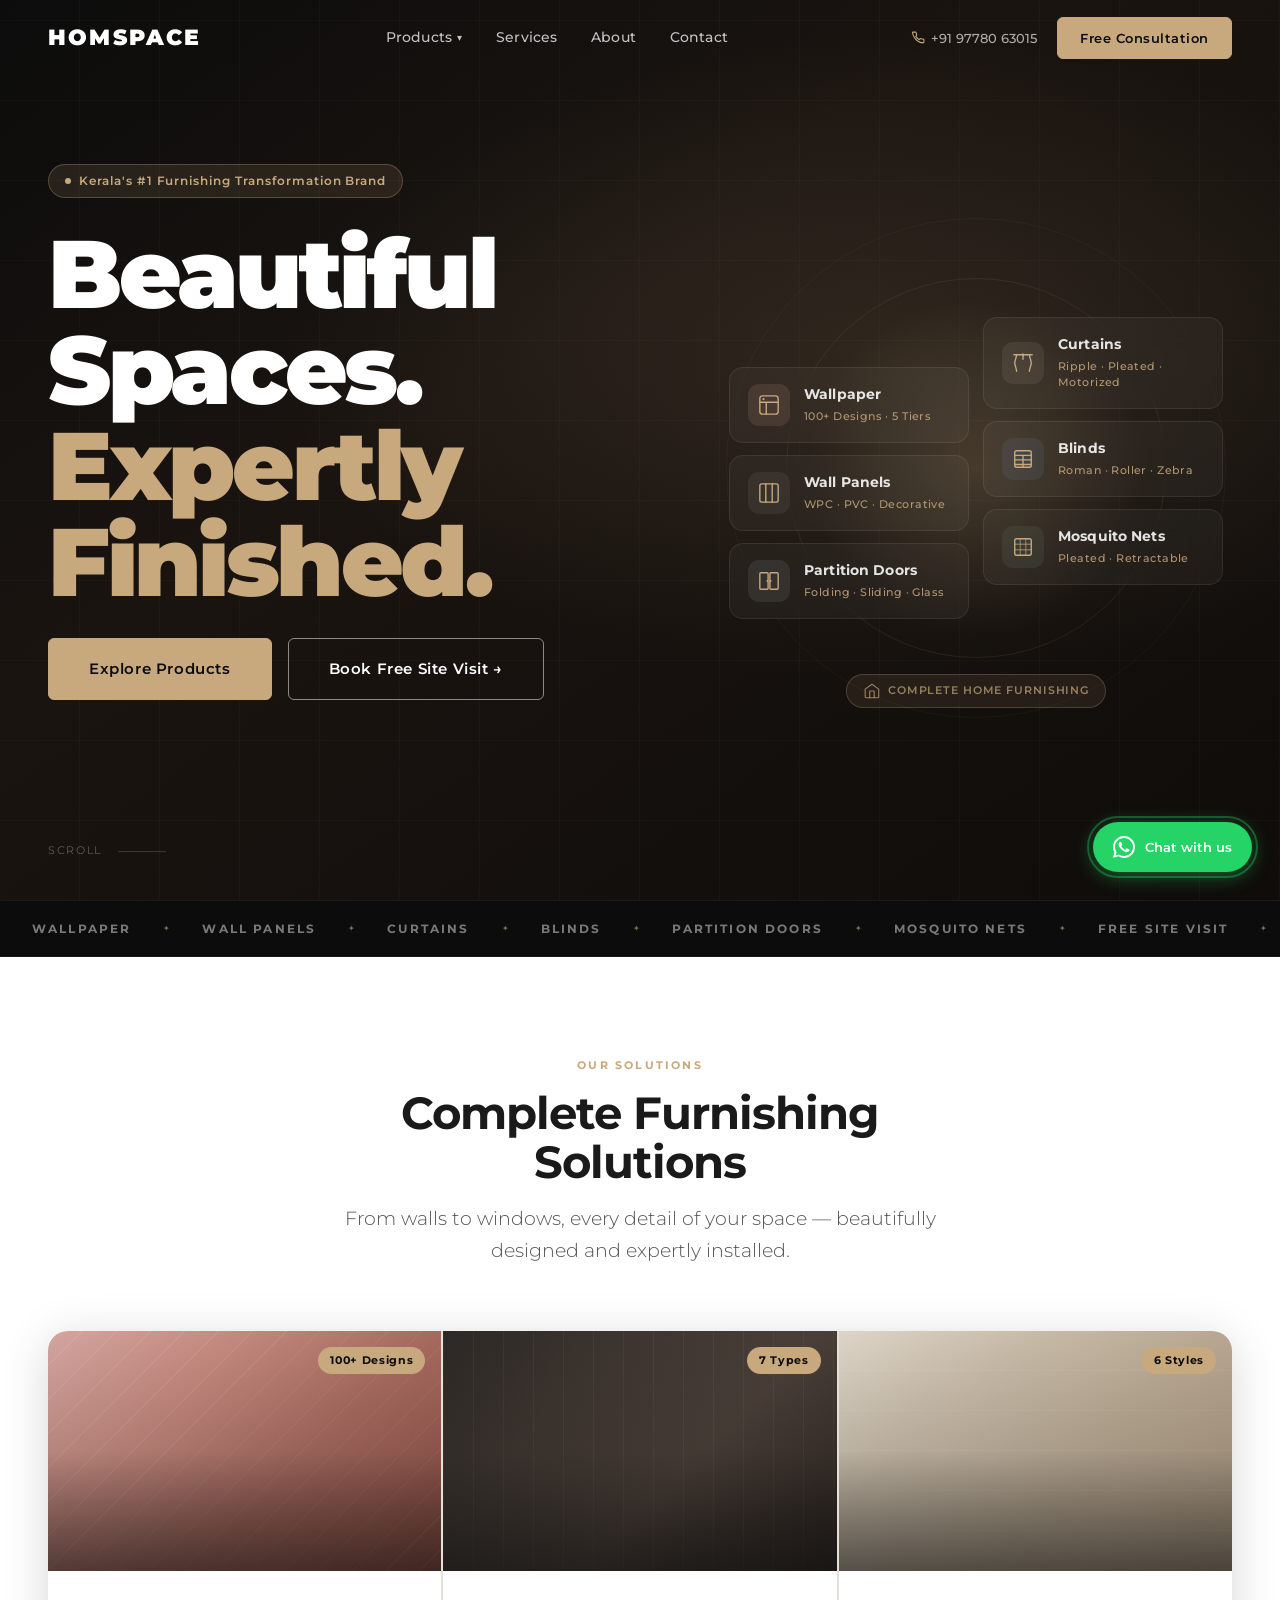
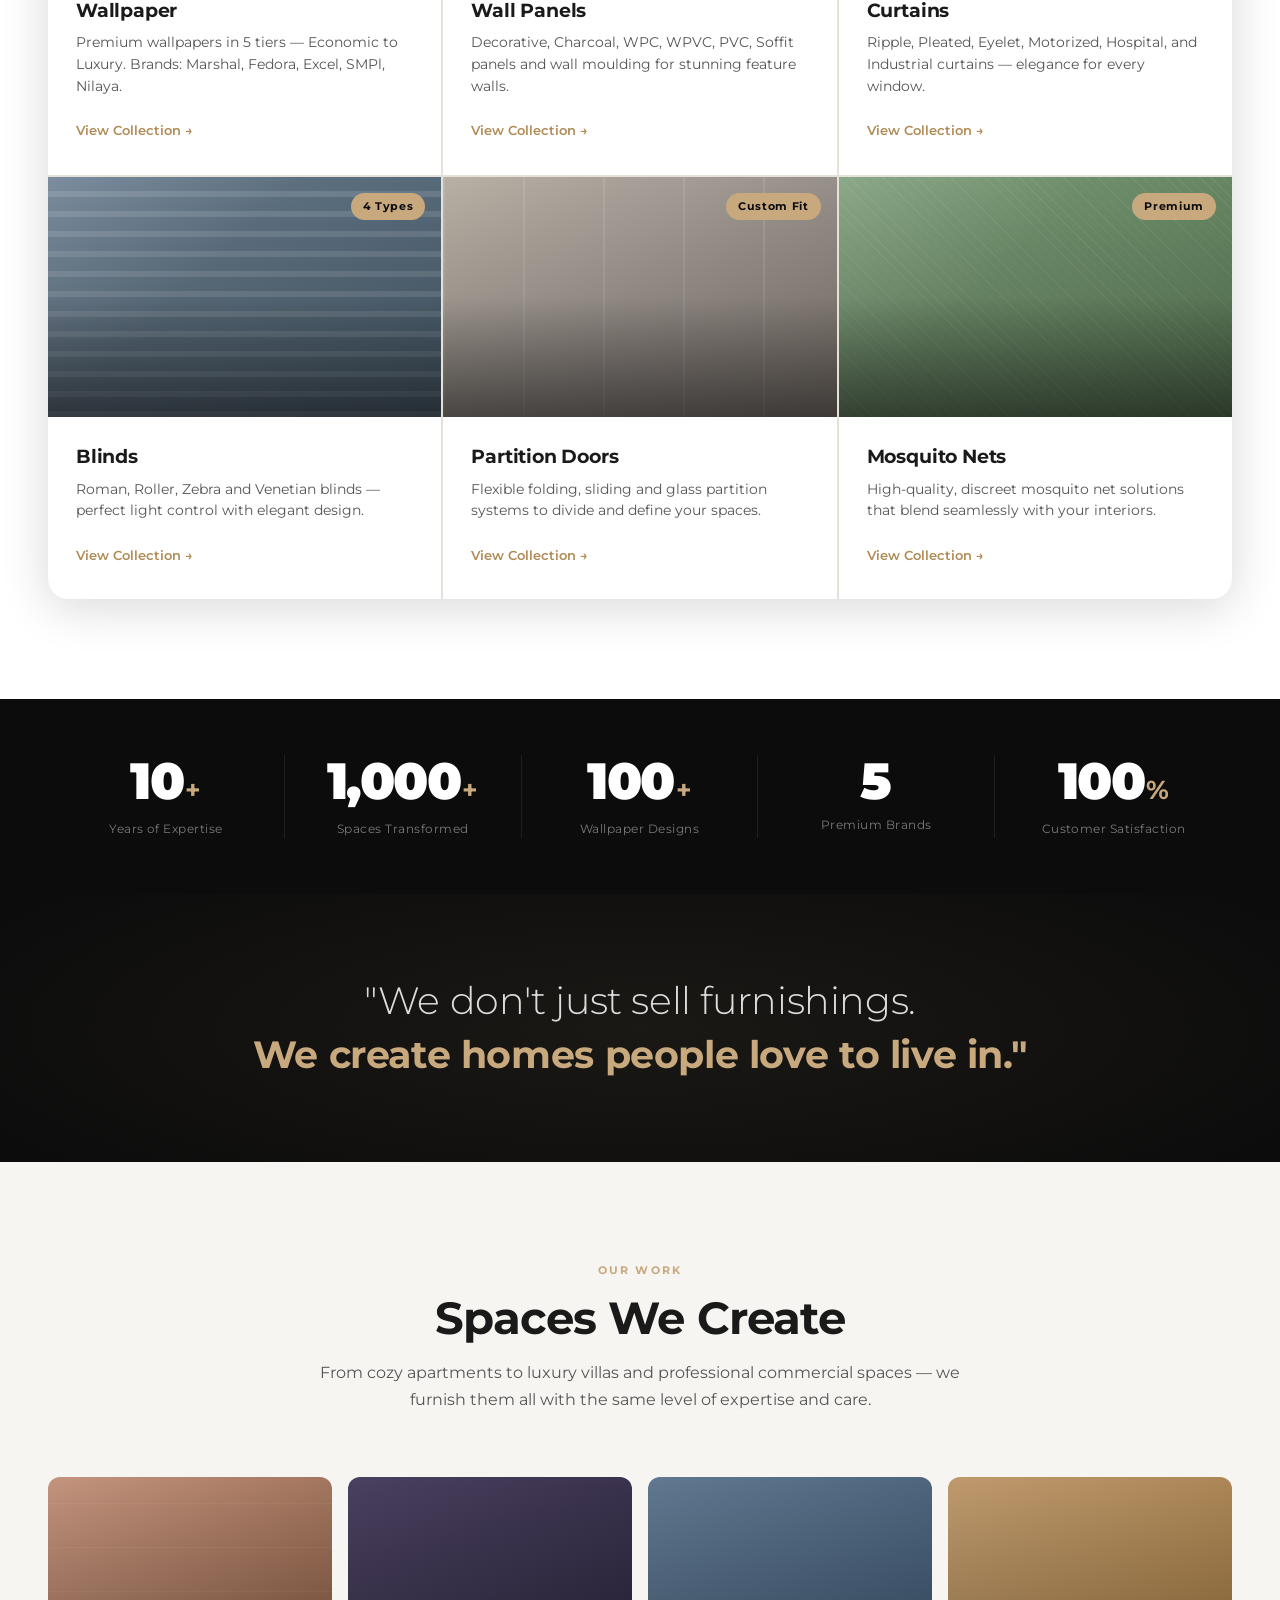
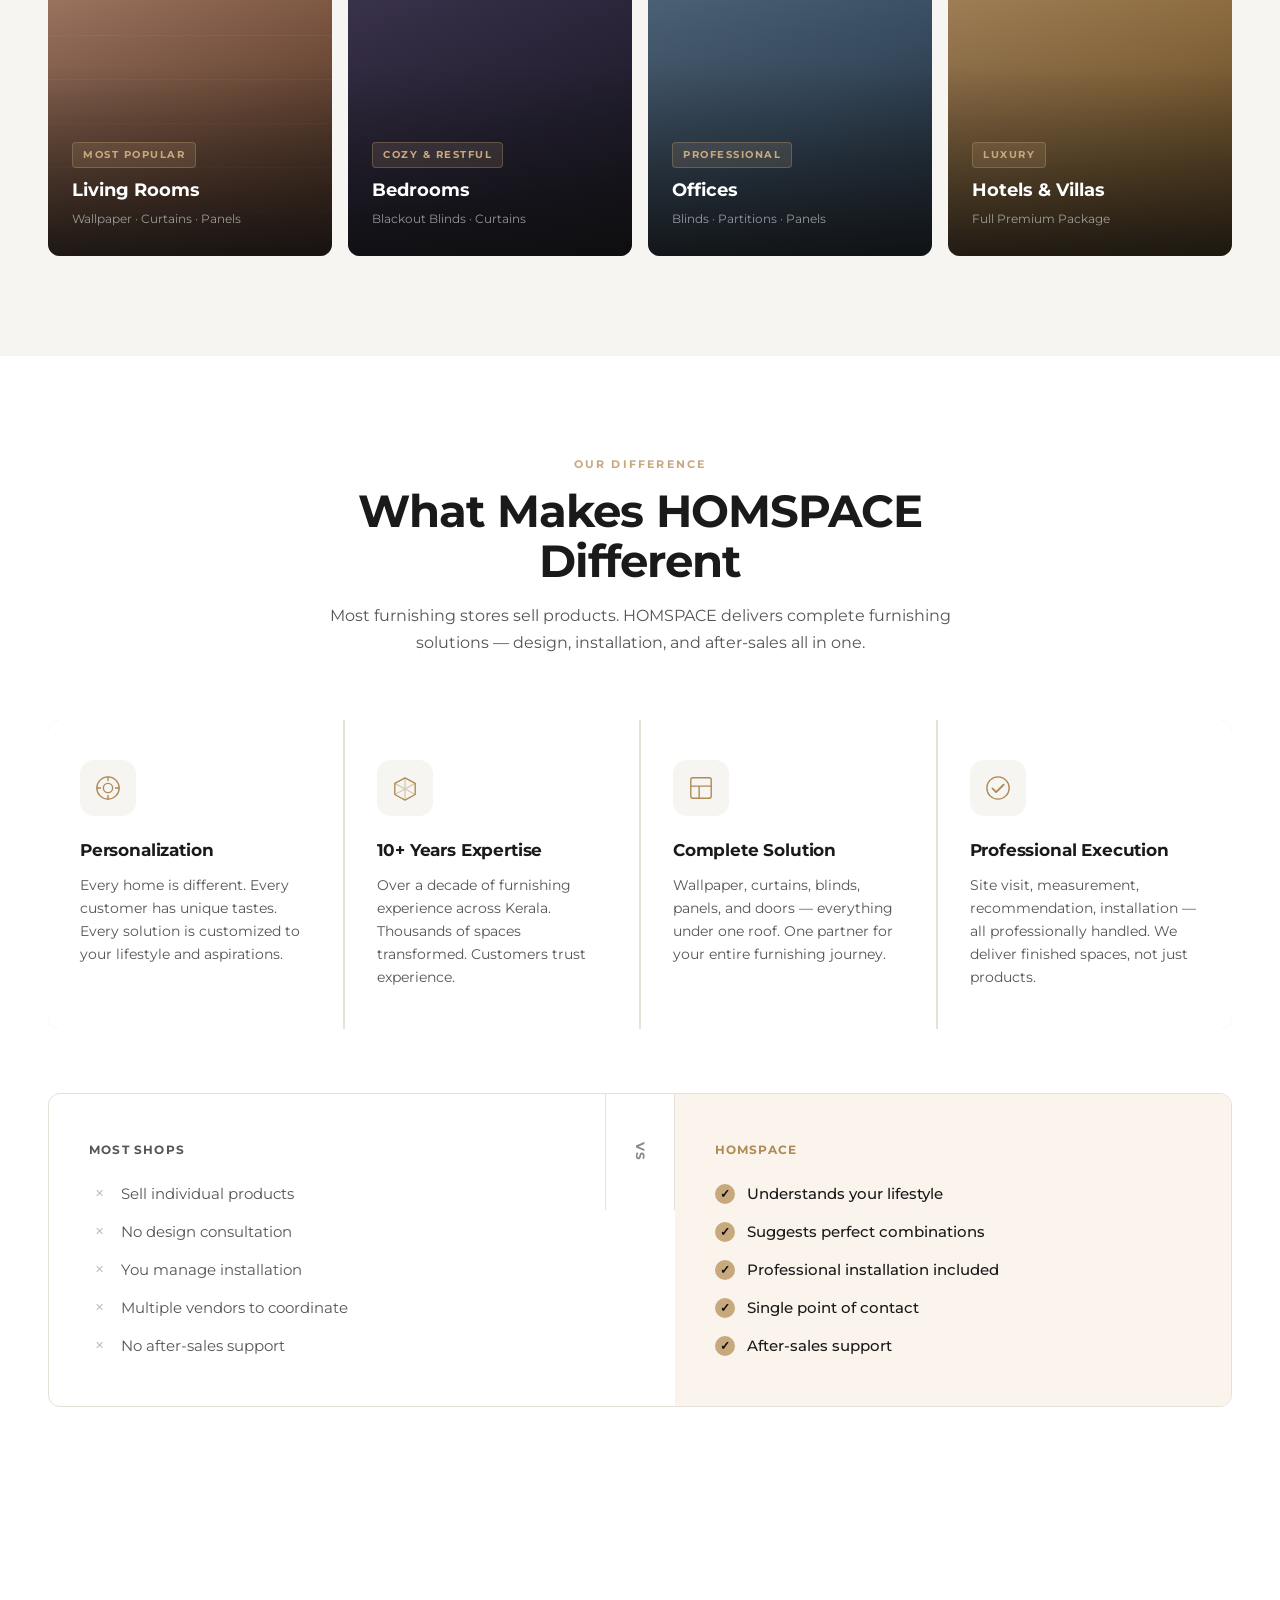
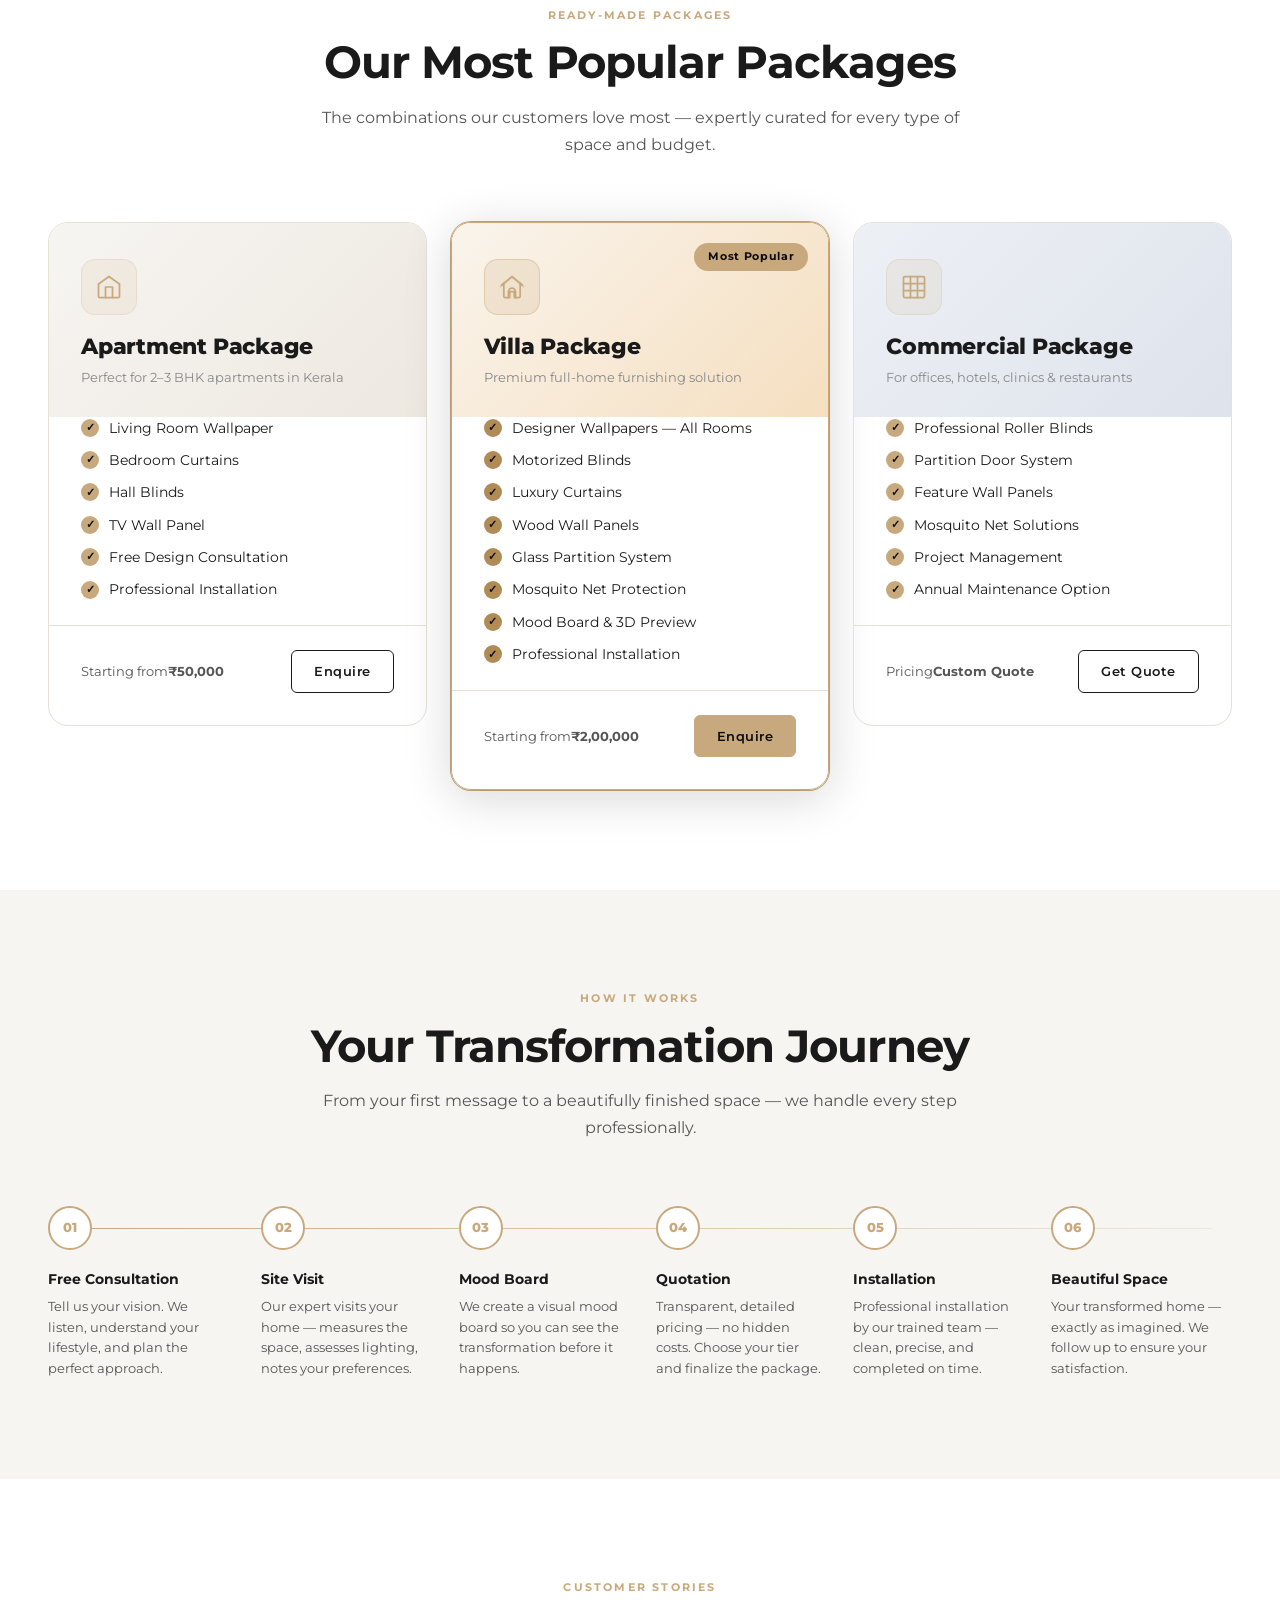
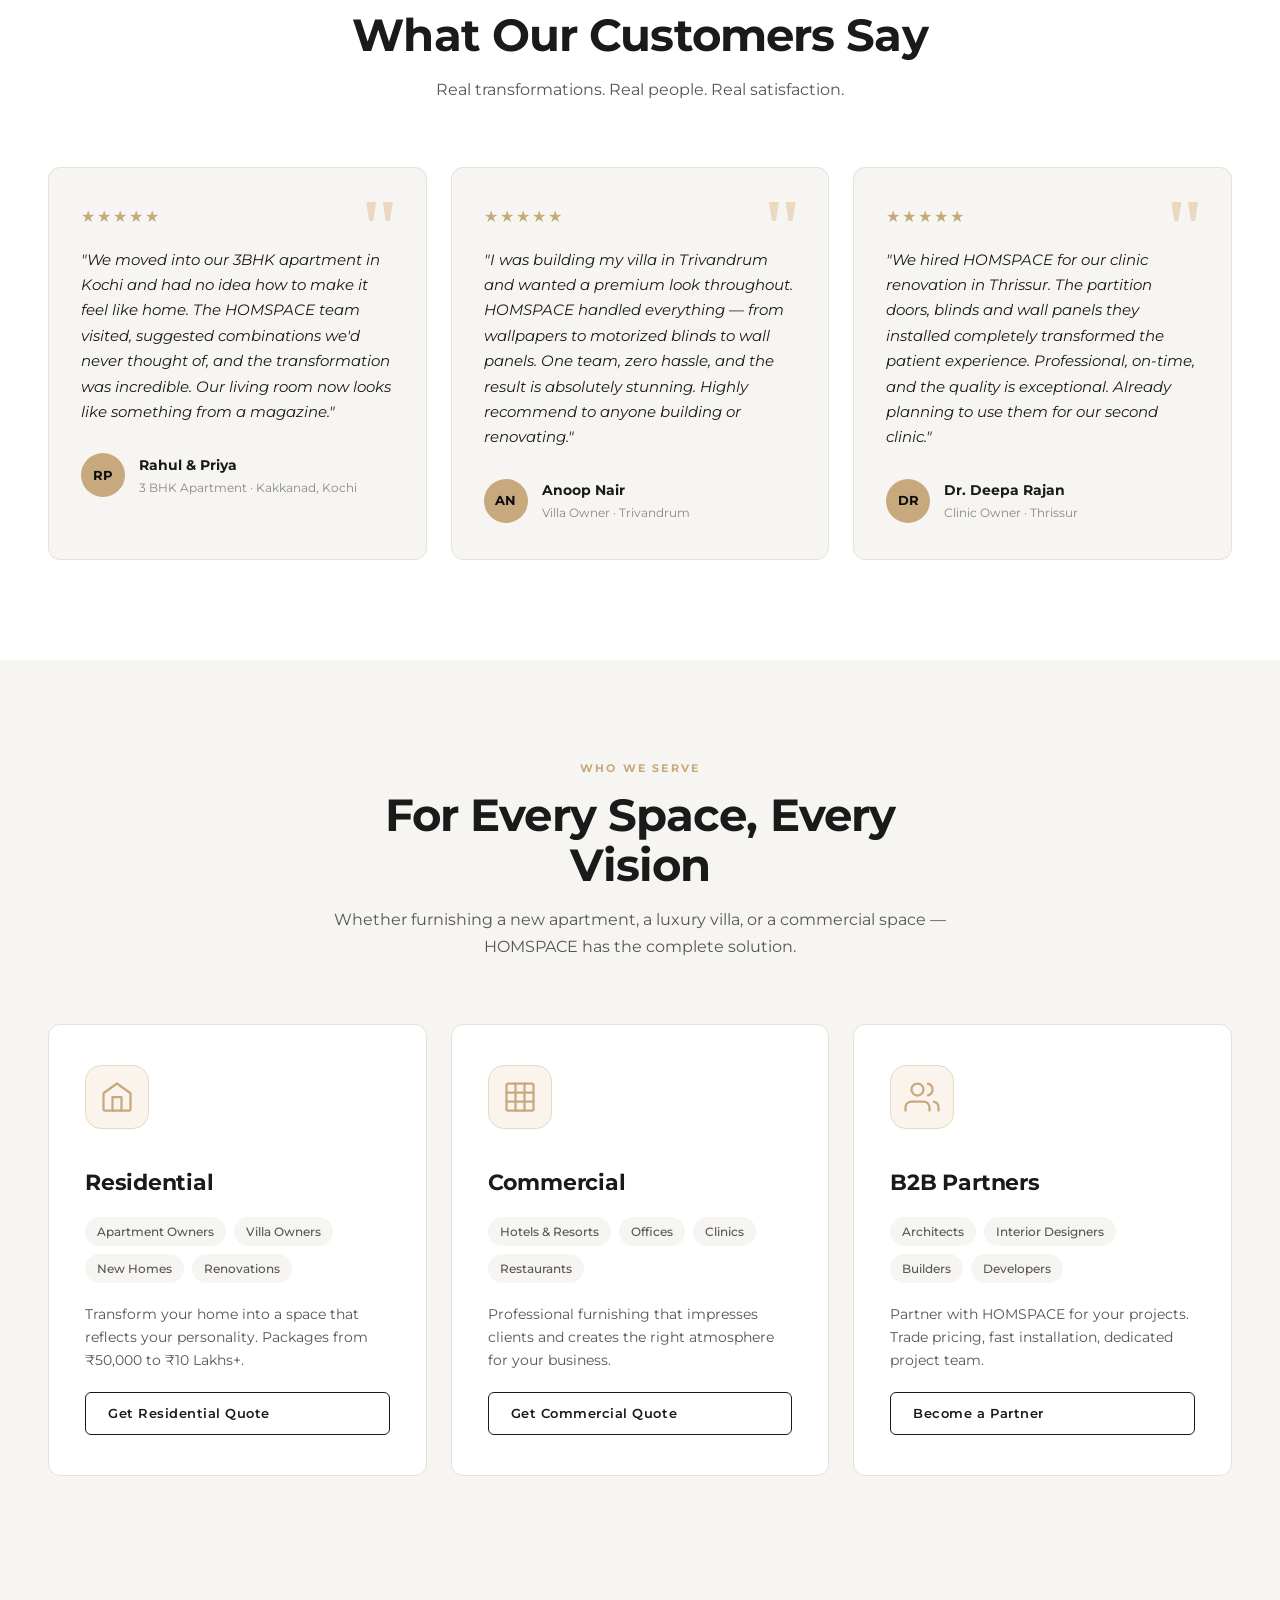
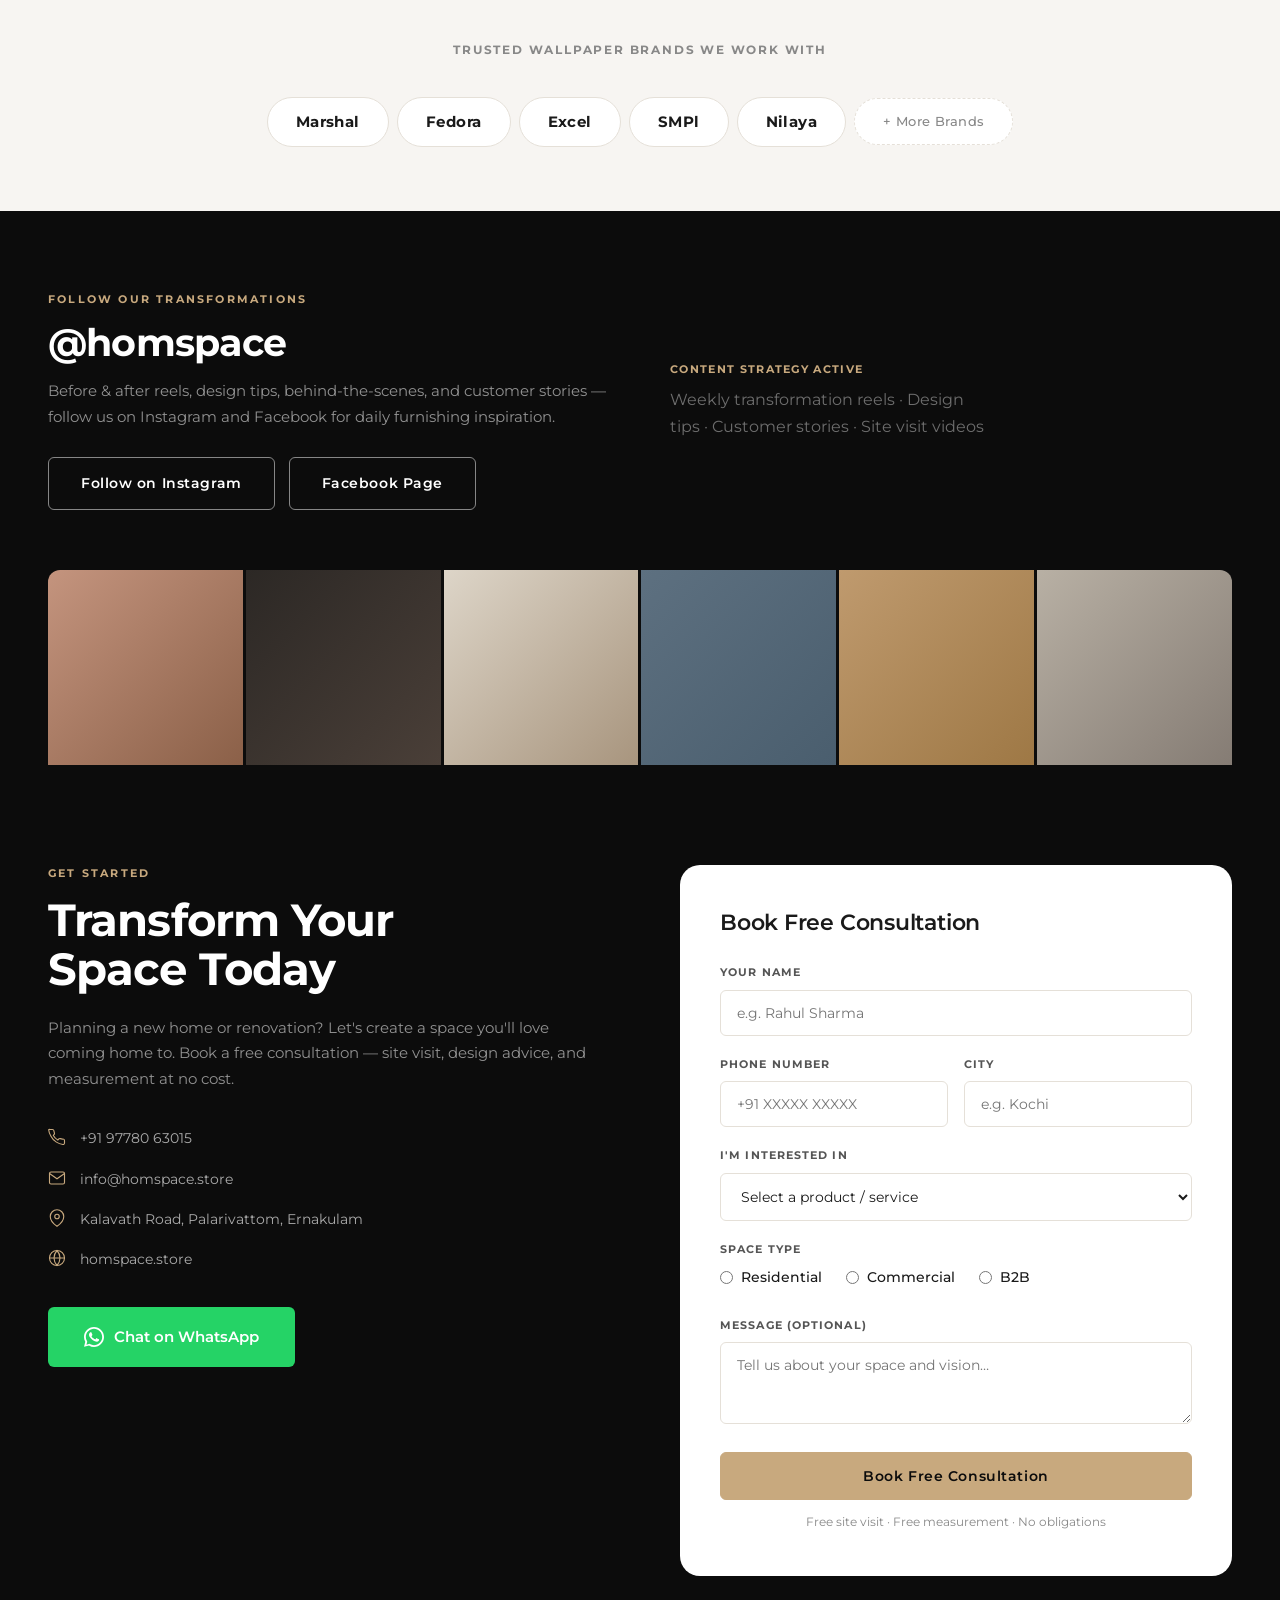
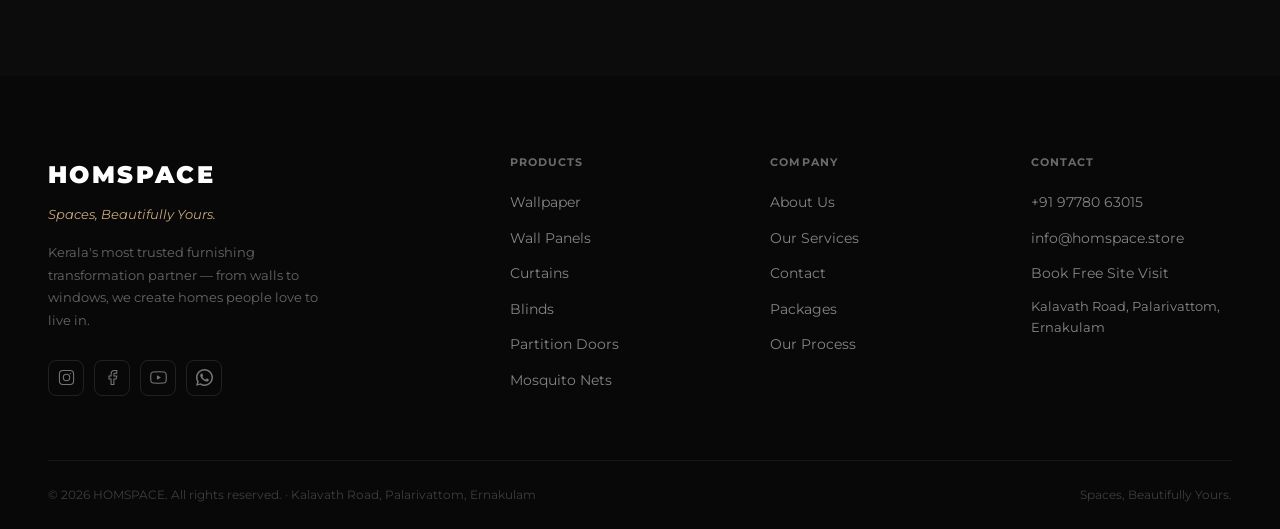
<file: index.html>
<!DOCTYPE html>
<html lang="en">
<head>
  <meta charset="UTF-8">
  <meta name="viewport" content="width=device-width, initial-scale=1.0">
  <link rel="icon" type="image/svg+xml" href="favicon.svg">
  <title>HOMSPACE — Beautiful Spaces, Expertly Finished | Kerala</title>
  <meta name="description" content="Kerala's premier furnishing solutions brand. Wallpapers, curtains, blinds, wall panels, partition doors — complete home furnishing under one roof. Free site visit.">
  <link rel="icon" type="image/png" href="assets/logo.png">
  <link rel="preconnect" href="https://fonts.googleapis.com">
  <link rel="preconnect" href="https://fonts.gstatic.com" crossorigin>
  <link href="https://fonts.googleapis.com/css2?family=Montserrat:ital,wght@0,200;0,300;0,400;0,500;0,600;0,700;0,800;0,900;1,300&display=swap" rel="stylesheet">
  <link rel="stylesheet" href="css/style.css">
</head>
<body>

<!-- ══ NAVBAR ══════════════════════════════════════════════ -->
<nav class="navbar" id="navbar">
  <div class="nav-container">
    <a href="index.html" class="nav-logo">HOMSPACE</a>
    <ul class="nav-menu" id="navMenu">
      <li class="nav-item dropdown">
        <a href="#" class="nav-link">Products <span class="dropdown-arrow">▾</span></a>
        <div class="dropdown-menu">
          <div class="dropdown-grid">
            <a href="pages/wallpaper.html" class="dropdown-item"><span class="di-icon">◈</span><span class="di-text"><strong>Wallpaper</strong><small>100+ designs · 5 tiers</small></span></a>
            <a href="pages/wall-panels.html" class="dropdown-item"><span class="di-icon">▣</span><span class="di-text"><strong>Wall Panels</strong><small>WPC, PVC, Decorative</small></span></a>
            <a href="pages/curtains.html" class="dropdown-item"><span class="di-icon">〓</span><span class="di-text"><strong>Curtains</strong><small>Ripple, Pleated, Motorized</small></span></a>
            <a href="pages/blinds.html" class="dropdown-item"><span class="di-icon">≡</span><span class="di-text"><strong>Blinds</strong><small>Roman, Roller, Zebra</small></span></a>
            <a href="pages/partition-doors.html" class="dropdown-item"><span class="di-icon">⊟</span><span class="di-text"><strong>Partition Doors</strong><small>Folding, Sliding, Glass</small></span></a>
            <a href="pages/mosquito-nets.html" class="dropdown-item"><span class="di-icon">⊞</span><span class="di-text"><strong>Mosquito Nets</strong><small>Premium protection</small></span></a>
          </div>
        </div>
      </li>
      <li class="nav-item"><a href="pages/services.html" class="nav-link">Services</a></li>
      <li class="nav-item"><a href="pages/about.html" class="nav-link">About</a></li>
      <li class="nav-item"><a href="pages/contact.html" class="nav-link">Contact</a></li>
    </ul>
    <div class="nav-actions">
      <a href="tel:+919778063015" class="nav-phone">
        <svg width="13" height="13" viewBox="0 0 24 24" fill="none" stroke="currentColor" stroke-width="2" stroke-linecap="round" stroke-linejoin="round"><path d="M22 16.92v3a2 2 0 01-2.18 2 19.79 19.79 0 01-8.63-3.07A19.5 19.5 0 013.95 11a19.79 19.79 0 01-3.07-8.67A2 2 0 012.86 2h3a2 2 0 012 1.72 12.84 12.84 0 00.7 2.81 2 2 0 01-.45 2.11L7.09 9.91a16 16 0 006 6l1.27-1.27a2 2 0 012.11-.45 12.84 12.84 0 002.81.7A2 2 0 0122 16.92z"/></svg>
        +91 97780 63015
      </a>
      <a href="pages/contact.html" class="btn btn-gold btn-sm">Free Consultation</a>
    </div>
    <button class="hamburger" id="hamburger" aria-label="Menu"><span></span><span></span><span></span></button>
  </div>
</nav>

<!-- ══ HERO ════════════════════════════════════════════════ -->
<section class="hero" id="hero">
  <div class="hero-bg">
    <div class="hero-overlay"></div>
    <div class="hero-pattern"></div>
  </div>
  <div class="hero-content">
    <div class="hero-left">
      <div class="hero-badge"><span></span> Kerala's #1 Furnishing Transformation Brand</div>
      <h1 class="hero-headline">
        Beautiful Spaces.<br>
        <span class="gold-text">Expertly Finished.</span>
      </h1>
      <!-- <p class="hero-sub">We don't just sell furnishings — we transform spaces into homes people love to live in. Wallpapers, curtains, blinds, panels, and more under one trusted roof.</p> -->
      <div class="hero-actions">
        <a href="#products" class="btn btn-gold btn-lg">Explore Products</a>
        <a href="#contact" class="btn btn-outline-white btn-lg">Book Free Site Visit →</a>
      </div>
    </div>

    <!-- ── Hero Visual ── -->
    <div class="hero-visual" aria-hidden="true">
      <div class="hv-glow"></div>
      <div class="hv-ring hv-ring-1"></div>
      <div class="hv-ring hv-ring-2"></div>

      <div class="hv-grid">
        <!-- Column A — offset down -->
        <div class="hv-col hv-col-a">

          <a href="pages/wallpaper.html" class="hv-card">
            <div class="hv-card-icon hv-ic-wallpaper">
              <svg width="22" height="22" viewBox="0 0 24 24" fill="none" stroke="currentColor" stroke-width="1.5" stroke-linecap="round" stroke-linejoin="round">
                <rect x="2" y="2" width="20" height="20" rx="3"/>
                <path d="M2 9h20M9 9v13"/>
                <circle cx="6" cy="5.5" r="1.2" fill="currentColor" stroke="none"/>
              </svg>
            </div>
            <div class="hv-card-info">
              <span class="hv-card-name">Wallpaper</span>
              <span class="hv-card-tag">100+ Designs · 5 Tiers</span>
            </div>
          </a>

          <a href="pages/wall-panels.html" class="hv-card">
            <div class="hv-card-icon hv-ic-panels">
              <svg width="22" height="22" viewBox="0 0 24 24" fill="none" stroke="currentColor" stroke-width="1.5" stroke-linecap="round">
                <rect x="2" y="2" width="20" height="20" rx="2"/>
                <line x1="8.5" y1="2" x2="8.5" y2="22"/>
                <line x1="15.5" y1="2" x2="15.5" y2="22"/>
              </svg>
            </div>
            <div class="hv-card-info">
              <span class="hv-card-name">Wall Panels</span>
              <span class="hv-card-tag">WPC · PVC · Decorative</span>
            </div>
          </a>

          <a href="pages/partition-doors.html" class="hv-card">
            <div class="hv-card-icon hv-ic-partition">
              <svg width="22" height="22" viewBox="0 0 24 24" fill="none" stroke="currentColor" stroke-width="1.5" stroke-linecap="round">
                <rect x="2" y="3" width="9" height="18" rx="1"/>
                <rect x="13" y="3" width="9" height="18" rx="1"/>
                <circle cx="10.2" cy="12" r="1" fill="currentColor" stroke="none"/>
                <circle cx="13.8" cy="12" r="1" fill="currentColor" stroke="none"/>
              </svg>
            </div>
            <div class="hv-card-info">
              <span class="hv-card-name">Partition Doors</span>
              <span class="hv-card-tag">Folding · Sliding · Glass</span>
            </div>
          </a>

        </div>

        <!-- Column B — offset up -->
        <div class="hv-col hv-col-b">

          <a href="pages/curtains.html" class="hv-card">
            <div class="hv-card-icon hv-ic-curtains">
              <svg width="22" height="22" viewBox="0 0 24 24" fill="none" stroke="currentColor" stroke-width="1.5" stroke-linecap="round" stroke-linejoin="round">
                <line x1="2" y1="3" x2="22" y2="3"/>
                <path d="M5 3c0 3-2 6-2 9s2 6 2 9"/>
                <path d="M19 3c0 3 2 6 2 9s-2 6-2 9"/>
                <path d="M12 3v5"/>
                <circle cx="12" cy="3" r="1.5" fill="currentColor" stroke="none"/>
              </svg>
            </div>
            <div class="hv-card-info">
              <span class="hv-card-name">Curtains</span>
              <span class="hv-card-tag">Ripple · Pleated · Motorized</span>
            </div>
          </a>

          <a href="pages/blinds.html" class="hv-card">
            <div class="hv-card-icon hv-ic-blinds">
              <svg width="22" height="22" viewBox="0 0 24 24" fill="none" stroke="currentColor" stroke-width="1.5" stroke-linecap="round">
                <rect x="3" y="3" width="18" height="18" rx="2"/>
                <line x1="3" y1="8" x2="21" y2="8"/>
                <line x1="3" y1="13" x2="21" y2="13"/>
                <line x1="3" y1="18" x2="21" y2="18"/>
                <line x1="12" y1="8" x2="12" y2="21"/>
              </svg>
            </div>
            <div class="hv-card-info">
              <span class="hv-card-name">Blinds</span>
              <span class="hv-card-tag">Roman · Roller · Zebra</span>
            </div>
          </a>

          <a href="pages/mosquito-nets.html" class="hv-card">
            <div class="hv-card-icon hv-ic-nets">
              <svg width="22" height="22" viewBox="0 0 24 24" fill="none" stroke="currentColor" stroke-width="1.5" stroke-linecap="round">
                <rect x="3" y="3" width="18" height="18" rx="2"/>
                <line x1="3" y1="9" x2="21" y2="9" stroke-opacity="0.5"/>
                <line x1="3" y1="15" x2="21" y2="15" stroke-opacity="0.5"/>
                <line x1="9" y1="3" x2="9" y2="21" stroke-opacity="0.5"/>
                <line x1="15" y1="3" x2="15" y2="21" stroke-opacity="0.5"/>
              </svg>
            </div>
            <div class="hv-card-info">
              <span class="hv-card-name">Mosquito Nets</span>
              <span class="hv-card-tag">Pleated · Retractable</span>
            </div>
          </a>

        </div>
      </div>

      <!-- Center label -->
      <div class="hv-center-label">
        <svg width="18" height="18" viewBox="0 0 24 24" fill="none" stroke="currentColor" stroke-width="1.5" stroke-linecap="round" stroke-linejoin="round"><path d="M3 9.5L12 3l9 6.5V20a1 1 0 01-1 1H4a1 1 0 01-1-1V9.5z"/><path d="M9 21V12h6v9"/></svg>
        <span>Complete Home Furnishing</span>
      </div>
    </div>
  </div>
  <div class="scroll-indicator"><span>Scroll</span><div class="scroll-line"></div></div>
</section>

<!-- ══ MARQUEE TICKER ══════════════════════════════════════ -->
<div class="marquee-section">
  <div class="marquee-inner">
    <div class="marquee-content">
      <span class="marquee-item">Wallpaper</span><span class="marquee-dot">✦</span>
      <span class="marquee-item">Wall Panels</span><span class="marquee-dot">✦</span>
      <span class="marquee-item">Curtains</span><span class="marquee-dot">✦</span>
      <span class="marquee-item">Blinds</span><span class="marquee-dot">✦</span>
      <span class="marquee-item">Partition Doors</span><span class="marquee-dot">✦</span>
      <span class="marquee-item">Mosquito Nets</span><span class="marquee-dot">✦</span>
      <span class="marquee-item">Free Site Visit</span><span class="marquee-dot">✦</span>
      <span class="marquee-item">Expert Installation</span><span class="marquee-dot">✦</span>
      <span class="marquee-item">After-Sales Support</span><span class="marquee-dot">✦</span>
    </div>
    <div class="marquee-content" aria-hidden="true">
      <span class="marquee-item">Wallpaper</span><span class="marquee-dot">✦</span>
      <span class="marquee-item">Wall Panels</span><span class="marquee-dot">✦</span>
      <span class="marquee-item">Curtains</span><span class="marquee-dot">✦</span>
      <span class="marquee-item">Blinds</span><span class="marquee-dot">✦</span>
      <span class="marquee-item">Partition Doors</span><span class="marquee-dot">✦</span>
      <span class="marquee-item">Mosquito Nets</span><span class="marquee-dot">✦</span>
      <span class="marquee-item">Free Site Visit</span><span class="marquee-dot">✦</span>
      <span class="marquee-item">Expert Installation</span><span class="marquee-dot">✦</span>
      <span class="marquee-item">After-Sales Support</span><span class="marquee-dot">✦</span>
    </div>
  </div>
</div>

<!-- ══ PRODUCTS ════════════════════════════════════════════ -->
<section class="section" id="products">
  <div class="container">
    <div class="section-header fade-up">
      <span class="eyebrow">Our Solutions</span>
      <h2>Complete Furnishing Solutions</h2>
      <p class="lead">From walls to windows, every detail of your space — beautifully designed and expertly installed.</p>
    </div>
    <div class="products-grid">
      <a href="pages/wallpaper.html" class="product-card fade-up">
        <div class="product-card-img wallpaper-bg"><div class="product-card-overlay"></div><div class="product-card-tag">100+ Designs</div></div>
        <div class="product-card-body"><h3>Wallpaper</h3><p>Premium wallpapers in 5 tiers — Economic to Luxury. Brands: Marshal, Fedora, Excel, SMPl, Nilaya.</p><span class="card-link">View Collection →</span></div>
      </a>
      <a href="pages/wall-panels.html" class="product-card fade-up fade-up-delay-1">
        <div class="product-card-img panels-bg"><div class="product-card-overlay"></div><div class="product-card-tag">7 Types</div></div>
        <div class="product-card-body"><h3>Wall Panels</h3><p>Decorative, Charcoal, WPC, WPVC, PVC, Soffit panels and wall moulding for stunning feature walls.</p><span class="card-link">View Collection →</span></div>
      </a>
      <a href="pages/curtains.html" class="product-card fade-up fade-up-delay-2">
        <div class="product-card-img curtains-bg"><div class="product-card-overlay"></div><div class="product-card-tag">6 Styles</div></div>
        <div class="product-card-body"><h3>Curtains</h3><p>Ripple, Pleated, Eyelet, Motorized, Hospital, and Industrial curtains — elegance for every window.</p><span class="card-link">View Collection →</span></div>
      </a>
      <a href="pages/blinds.html" class="product-card fade-up fade-up-delay-3">
        <div class="product-card-img blinds-bg"><div class="product-card-overlay"></div><div class="product-card-tag">4 Types</div></div>
        <div class="product-card-body"><h3>Blinds</h3><p>Roman, Roller, Zebra and Venetian blinds — perfect light control with elegant design.</p><span class="card-link">View Collection →</span></div>
      </a>
      <a href="pages/partition-doors.html" class="product-card fade-up">
        <div class="product-card-img partition-bg"><div class="product-card-overlay"></div><div class="product-card-tag">Custom Fit</div></div>
        <div class="product-card-body"><h3>Partition Doors</h3><p>Flexible folding, sliding and glass partition systems to divide and define your spaces.</p><span class="card-link">View Collection →</span></div>
      </a>
      <a href="pages/mosquito-nets.html" class="product-card fade-up fade-up-delay-1">
        <div class="product-card-img mosquito-bg"><div class="product-card-overlay"></div><div class="product-card-tag">Premium</div></div>
        <div class="product-card-body"><h3>Mosquito Nets</h3><p>High-quality, discreet mosquito net solutions that blend seamlessly with your interiors.</p><span class="card-link">View Collection →</span></div>
      </a>
    </div>
  </div>
</section>

<!-- ══ TRUST BAR ═══════════════════════════════════════════ -->
<section class="trust-bar">
  <div class="container">
    <div class="trust-items">
      <div class="trust-item fade-up">
        <div class="trust-num-wrap"><span class="trust-num" data-target="10">0</span><span class="trust-suffix">+</span></div>
        <span class="trust-label">Years of Expertise</span>
      </div>
      <div class="trust-item fade-up fade-up-delay-1">
        <div class="trust-num-wrap"><span class="trust-num" data-target="1000">0</span><span class="trust-suffix">+</span></div>
        <span class="trust-label">Spaces Transformed</span>
      </div>
      <div class="trust-item fade-up fade-up-delay-2">
        <div class="trust-num-wrap"><span class="trust-num" data-target="100">0</span><span class="trust-suffix">+</span></div>
        <span class="trust-label">Wallpaper Designs</span>
      </div>
      <div class="trust-item fade-up fade-up-delay-3">
        <div class="trust-num-wrap"><span class="trust-num" data-target="5">0</span><span class="trust-suffix"></span></div>
        <span class="trust-label">Premium Brands</span>
      </div>
      <div class="trust-item fade-up fade-up-delay-4">
        <div class="trust-num-wrap"><span class="trust-num" data-target="100">0</span><span class="trust-suffix">%</span></div>
        <span class="trust-label">Customer Satisfaction</span>
      </div>
    </div>
  </div>
</section>

<!-- ══ BRAND STATEMENT ══════════════════════════════════════ -->
<section class="brand-banner">
  <div class="container">
    <blockquote class="brand-quote fade-up">
      "We don't just sell furnishings.<br>
      <span class="gold-text">We create homes people love to live in."</span>
    </blockquote>
  </div>
</section>

<!-- ══ SPACES WE CREATE ════════════════════════════════════ -->
<section class="spaces-section" id="spaces">
  <div class="container">
    <div class="section-header fade-up">
      <span class="eyebrow">Our Work</span>
      <h2>Spaces We Create</h2>
      <p>From cozy apartments to luxury villas and professional commercial spaces — we furnish them all with the same level of expertise and care.</p>
    </div>
    <div class="spaces-grid">
      <div class="space-card fade-up">
        <div class="space-card-bg sc-living"></div>
        <div class="space-card-overlay"></div>
        <div class="space-card-content">
          <span class="space-card-tag">Most Popular</span>
          <div class="space-card-title">Living Rooms</div>
          <div class="space-card-sub">Wallpaper · Curtains · Panels</div>
        </div>
      </div>
      <div class="space-card fade-up fade-up-delay-1">
        <div class="space-card-bg sc-bedroom"></div>
        <div class="space-card-overlay"></div>
        <div class="space-card-content">
          <span class="space-card-tag">Cozy &amp; Restful</span>
          <div class="space-card-title">Bedrooms</div>
          <div class="space-card-sub">Blackout Blinds · Curtains</div>
        </div>
      </div>
      <div class="space-card fade-up fade-up-delay-2">
        <div class="space-card-bg sc-office"></div>
        <div class="space-card-overlay"></div>
        <div class="space-card-content">
          <span class="space-card-tag">Professional</span>
          <div class="space-card-title">Offices</div>
          <div class="space-card-sub">Blinds · Partitions · Panels</div>
        </div>
      </div>
      <div class="space-card fade-up fade-up-delay-3">
        <div class="space-card-bg sc-hotel"></div>
        <div class="space-card-overlay"></div>
        <div class="space-card-content">
          <span class="space-card-tag">Luxury</span>
          <div class="space-card-title">Hotels &amp; Villas</div>
          <div class="space-card-sub">Full Premium Package</div>
        </div>
      </div>
    </div>
  </div>
</section>

<!-- ══ WHY HOMSPACE ════════════════════════════════════════ -->
<section class="section" id="why-homspace">
  <div class="container">
    <div class="section-header fade-up">
      <span class="eyebrow">Our Difference</span>
      <h2>What Makes HOMSPACE Different</h2>
      <p>Most furnishing stores sell products. HOMSPACE delivers complete furnishing solutions — design, installation, and after-sales all in one.</p>
    </div>
    <div class="pillars-grid">
      <div class="pillar-card fade-up">
        <div class="pillar-icon">
          <svg width="26" height="26" viewBox="0 0 28 28" fill="none" stroke="currentColor" stroke-width="1.5"><circle cx="14" cy="14" r="12"/><circle cx="14" cy="14" r="5"/><path d="M14 2v4M14 22v4M2 14h4M22 14h4" stroke-linecap="round"/></svg>
        </div>
        <h3>Personalization</h3>
        <p>Every home is different. Every customer has unique tastes. Every solution is customized to your lifestyle and aspirations.</p>
      </div>
      <div class="pillar-card fade-up fade-up-delay-1">
        <div class="pillar-icon">
          <svg width="26" height="26" viewBox="0 0 28 28" fill="none" stroke="currentColor" stroke-width="1.5"><path d="M14 3L25 9L25 21L14 27L3 21L3 9Z" stroke-linejoin="round"/><path d="M14 3L14 27M3 9L25 21M25 9L3 21" stroke-opacity="0.4"/></svg>
        </div>
        <h3>10+ Years Expertise</h3>
        <p>Over a decade of furnishing experience across Kerala. Thousands of spaces transformed. Customers trust experience.</p>
      </div>
      <div class="pillar-card fade-up fade-up-delay-2">
        <div class="pillar-icon">
          <svg width="26" height="26" viewBox="0 0 28 28" fill="none" stroke="currentColor" stroke-width="1.5"><rect x="3" y="3" width="22" height="22" rx="2"/><path d="M3 12h22M12 12v13" stroke-linecap="round"/></svg>
        </div>
        <h3>Complete Solution</h3>
        <p>Wallpaper, curtains, blinds, panels, and doors — everything under one roof. One partner for your entire furnishing journey.</p>
      </div>
      <div class="pillar-card fade-up fade-up-delay-3">
        <div class="pillar-icon">
          <svg width="26" height="26" viewBox="0 0 28 28" fill="none" stroke="currentColor" stroke-width="1.5"><circle cx="14" cy="14" r="12"/><path d="M8 14.5L12 18.5L20 10.5" stroke-linecap="round" stroke-linejoin="round" stroke-width="2"/></svg>
        </div>
        <h3>Professional Execution</h3>
        <p>Site visit, measurement, recommendation, installation — all professionally handled. We deliver finished spaces, not just products.</p>
      </div>
    </div>
    <div class="difference-comparison fade-up">
      <div class="comparison-col">
        <h4 class="comparison-title">Most Shops</h4>
        <ul class="comparison-list negative">
          <li>Sell individual products</li>
          <li>No design consultation</li>
          <li>You manage installation</li>
          <li>Multiple vendors to coordinate</li>
          <li>No after-sales support</li>
        </ul>
      </div>
      <div class="comparison-divider">VS</div>
      <div class="comparison-col">
        <h4 class="comparison-title gold-text">HOMSPACE</h4>
        <ul class="comparison-list positive">
          <li>Understands your lifestyle</li>
          <li>Suggests perfect combinations</li>
          <li>Professional installation included</li>
          <li>Single point of contact</li>
          <li>After-sales support</li>
        </ul>
      </div>
    </div>
  </div>
</section>

<!-- ══ PACKAGES ════════════════════════════════════════════ -->
<section class="packages-section section-warm" id="packages">
  <div class="container">
    <div class="section-header fade-up">
      <span class="eyebrow">Ready-Made Packages</span>
      <h2>Our Most Popular Packages</h2>
      <p>The combinations our customers love most — expertly curated for every type of space and budget.</p>
    </div>
    <div class="packages-grid">
      <div class="package-card fade-up">
        <div class="package-header pkg-apartment">
          <div class="pkg-icon">
            <svg width="28" height="28" viewBox="0 0 24 24" fill="none" stroke="currentColor" stroke-width="1.5" stroke-linecap="round" stroke-linejoin="round"><path d="M3 9.5L12 3l9 6.5V20a1 1 0 01-1 1H4a1 1 0 01-1-1V9.5z"/><path d="M9 21V12h6v9"/></svg>
          </div>
          <h3>Apartment Package</h3>
          <p class="package-subtitle">Perfect for 2–3 BHK apartments in Kerala</p>
        </div>
        <ul class="package-includes">
          <li>Living Room Wallpaper</li>
          <li>Bedroom Curtains</li>
          <li>Hall Blinds</li>
          <li>TV Wall Panel</li>
          <li>Free Design Consultation</li>
          <li>Professional Installation</li>
        </ul>
        <div class="package-footer">
          <div><span class="package-start">Starting from</span><strong class="package-start">₹50,000</strong></div>
          <a href="#contact" class="btn btn-outline-dark btn-sm">Enquire</a>
        </div>
      </div>

      <div class="package-card featured fade-up fade-up-delay-1">
        <div class="package-badge">Most Popular</div>
        <div class="package-header pkg-villa">
          <div class="pkg-icon">
            <svg width="28" height="28" viewBox="0 0 24 24" fill="none" stroke="currentColor" stroke-width="1.5" stroke-linecap="round" stroke-linejoin="round"><path d="M3 10.5L12 3l9 7.5"/><path d="M5 8.5V20a1 1 0 001 1h4v-5h4v5h4a1 1 0 001-1V8.5"/><path d="M9 21v-5a3 3 0 016 0v5"/><path d="M2 12l10-8.5L22 12" stroke-opacity="0.3"/></svg>
          </div>
          <h3>Villa Package</h3>
          <p class="package-subtitle">Premium full-home furnishing solution</p>
        </div>
        <ul class="package-includes">
          <li>Designer Wallpapers — All Rooms</li>
          <li>Motorized Blinds</li>
          <li>Luxury Curtains</li>
          <li>Wood Wall Panels</li>
          <li>Glass Partition System</li>
          <li>Mosquito Net Protection</li>
          <li>Mood Board &amp; 3D Preview</li>
          <li>Professional Installation</li>
        </ul>
        <div class="package-footer">
          <div><span class="package-start">Starting from</span><strong class="package-start">₹2,00,000</strong></div>
          <a href="#contact" class="btn btn-gold btn-sm">Enquire</a>
        </div>
      </div>

      <div class="package-card fade-up fade-up-delay-2">
        <div class="package-header pkg-commercial">
          <div class="pkg-icon">
            <svg width="28" height="28" viewBox="0 0 24 24" fill="none" stroke="currentColor" stroke-width="1.5" stroke-linecap="round" stroke-linejoin="round"><rect x="3" y="3" width="18" height="18" rx="1"/><path d="M3 9h18M3 15h18M9 3v18M15 3v18"/></svg>
          </div>
          <h3>Commercial Package</h3>
          <p class="package-subtitle">For offices, hotels, clinics &amp; restaurants</p>
        </div>
        <ul class="package-includes">
          <li>Professional Roller Blinds</li>
          <li>Partition Door System</li>
          <li>Feature Wall Panels</li>
          <li>Mosquito Net Solutions</li>
          <li>Project Management</li>
          <li>Annual Maintenance Option</li>
        </ul>
        <div class="package-footer">
          <div><span class="package-start">Pricing</span><strong class="package-start">Custom Quote</strong></div>
          <a href="#contact" class="btn btn-outline-dark btn-sm">Get Quote</a>
        </div>
      </div>
    </div>
  </div>
</section>

<!-- ══ PROCESS ══════════════════════════════════════════════ -->
<section class="process-section" id="process">
  <div class="container">
    <div class="section-header fade-up">
      <span class="eyebrow">How It Works</span>
      <h2>Your Transformation Journey</h2>
      <p>From your first message to a beautifully finished space — we handle every step professionally.</p>
    </div>
    <div class="process-steps">
      <div class="process-step fade-up">
        <div class="step-num-circle">01</div>
        <div class="step-content"><h4>Free Consultation</h4><p>Tell us your vision. We listen, understand your lifestyle, and plan the perfect approach.</p></div>
      </div>
      <div class="process-step fade-up fade-up-delay-1">
        <div class="step-num-circle">02</div>
        <div class="step-content"><h4>Site Visit</h4><p>Our expert visits your home — measures the space, assesses lighting, notes your preferences.</p></div>
      </div>
      <div class="process-step fade-up fade-up-delay-2">
        <div class="step-num-circle">03</div>
        <div class="step-content"><h4>Mood Board</h4><p>We create a visual mood board so you can see the transformation before it happens.</p></div>
      </div>
      <div class="process-step fade-up fade-up-delay-3">
        <div class="step-num-circle">04</div>
        <div class="step-content"><h4>Quotation</h4><p>Transparent, detailed pricing — no hidden costs. Choose your tier and finalize the package.</p></div>
      </div>
      <div class="process-step fade-up">
        <div class="step-num-circle">05</div>
        <div class="step-content"><h4>Installation</h4><p>Professional installation by our trained team — clean, precise, and completed on time.</p></div>
      </div>
      <div class="process-step fade-up fade-up-delay-1">
        <div class="step-num-circle active">06</div>
        <div class="step-content"><h4>Beautiful Space</h4><p>Your transformed home — exactly as imagined. We follow up to ensure your satisfaction.</p></div>
      </div>
    </div>
  </div>
</section>

<!-- ══ TESTIMONIALS ════════════════════════════════════════ -->
<section class="testimonials-section" id="testimonials">
  <div class="container">
    <div class="section-header fade-up">
      <span class="eyebrow">Customer Stories</span>
      <h2>What Our Customers Say</h2>
      <p>Real transformations. Real people. Real satisfaction.</p>
    </div>
    <div class="testimonials-grid">
      <div class="testimonial-card fade-up">
        <div class="stars">★★★★★</div>
        <blockquote>"We moved into our 3BHK apartment in Kochi and had no idea how to make it feel like home. The HOMSPACE team visited, suggested combinations we'd never thought of, and the transformation was incredible. Our living room now looks like something from a magazine."</blockquote>
        <div class="testimonial-author">
          <div class="author-avatar">RP</div>
          <div class="author-info">
            <strong>Rahul &amp; Priya</strong>
            <span>3 BHK Apartment · Kakkanad, Kochi</span>
          </div>
        </div>
      </div>
      <div class="testimonial-card fade-up fade-up-delay-1">
        <div class="stars">★★★★★</div>
        <blockquote>"I was building my villa in Trivandrum and wanted a premium look throughout. HOMSPACE handled everything — from wallpapers to motorized blinds to wall panels. One team, zero hassle, and the result is absolutely stunning. Highly recommend to anyone building or renovating."</blockquote>
        <div class="testimonial-author">
          <div class="author-avatar">AN</div>
          <div class="author-info">
            <strong>Anoop Nair</strong>
            <span>Villa Owner · Trivandrum</span>
          </div>
        </div>
      </div>
      <div class="testimonial-card fade-up fade-up-delay-2">
        <div class="stars">★★★★★</div>
        <blockquote>"We hired HOMSPACE for our clinic renovation in Thrissur. The partition doors, blinds and wall panels they installed completely transformed the patient experience. Professional, on-time, and the quality is exceptional. Already planning to use them for our second clinic."</blockquote>
        <div class="testimonial-author">
          <div class="author-avatar">DR</div>
          <div class="author-info">
            <strong>Dr. Deepa Rajan</strong>
            <span>Clinic Owner · Thrissur</span>
          </div>
        </div>
      </div>
    </div>
  </div>
</section>

<!-- ══ WHO WE SERVE ═════════════════════════════════════════ -->
<section class="section section-alt" id="audience">
  <div class="container">
    <div class="section-header fade-up">
      <span class="eyebrow">Who We Serve</span>
      <h2>For Every Space, Every Vision</h2>
      <p>Whether furnishing a new apartment, a luxury villa, or a commercial space — HOMSPACE has the complete solution.</p>
    </div>
    <div class="audience-grid">
      <div class="audience-card fade-up">
        <div class="audience-icon">
          <svg width="36" height="36" viewBox="0 0 24 24" fill="none" stroke="currentColor" stroke-width="1.5" stroke-linecap="round" stroke-linejoin="round"><path d="M3 9.5L12 3l9 6.5V20a1 1 0 01-1 1H4a1 1 0 01-1-1V9.5z"/><path d="M9 21V12h6v9"/></svg>
        </div>
        <h3>Residential</h3>
        <div class="audience-tags">
          <span>Apartment Owners</span><span>Villa Owners</span><span>New Homes</span><span>Renovations</span>
        </div>
        <p>Transform your home into a space that reflects your personality. Packages from ₹50,000 to ₹10 Lakhs+.</p>
        <a href="#contact" class="btn btn-outline-dark btn-sm">Get Residential Quote</a>
      </div>
      <div class="audience-card fade-up fade-up-delay-1">
        <div class="audience-icon">
          <svg width="36" height="36" viewBox="0 0 24 24" fill="none" stroke="currentColor" stroke-width="1.5" stroke-linecap="round" stroke-linejoin="round"><rect x="3" y="3" width="18" height="18" rx="1"/><path d="M3 9h18M3 15h18M9 3v18M15 3v18"/></svg>
        </div>
        <h3>Commercial</h3>
        <div class="audience-tags">
          <span>Hotels &amp; Resorts</span><span>Offices</span><span>Clinics</span><span>Restaurants</span>
        </div>
        <p>Professional furnishing that impresses clients and creates the right atmosphere for your business.</p>
        <a href="#contact" class="btn btn-outline-dark btn-sm">Get Commercial Quote</a>
      </div>
      <div class="audience-card fade-up fade-up-delay-2">
        <div class="audience-icon">
          <svg width="36" height="36" viewBox="0 0 24 24" fill="none" stroke="currentColor" stroke-width="1.5" stroke-linecap="round" stroke-linejoin="round"><path d="M17 21v-2a4 4 0 00-4-4H5a4 4 0 00-4 4v2"/><circle cx="9" cy="7" r="4"/><path d="M23 21v-2a4 4 0 00-3-3.87M16 3.13a4 4 0 010 7.75"/></svg>
        </div>
        <h3>B2B Partners</h3>
        <div class="audience-tags">
          <span>Architects</span><span>Interior Designers</span><span>Builders</span><span>Developers</span>
        </div>
        <p>Partner with HOMSPACE for your projects. Trade pricing, fast installation, dedicated project team.</p>
        <a href="#contact" class="btn btn-outline-dark btn-sm">Become a Partner</a>
      </div>
    </div>
  </div>
</section>

<!-- ══ BRAND PARTNERS ═══════════════════════════════════════ -->
<section class="brands-section">
  <div class="container">
    <div class="brands-header">
      <p>Trusted Wallpaper Brands We Work With</p>
    </div>
    <div class="brands-strip">
      <div class="brand-pill">Marshal</div>
      <div class="brand-pill">Fedora</div>
      <div class="brand-pill">Excel</div>
      <div class="brand-pill">SMPl</div>
      <div class="brand-pill">Nilaya</div>
      <div class="brand-pill brand-pill-more">+ More Brands</div>
    </div>
  </div>
</section>

<!-- ══ INSTAGRAM CTA ════════════════════════════════════════ -->
<section class="insta-section">
  <div class="container">
    <div class="insta-inner">
      <div class="insta-left fade-up">
        <span class="eyebrow">Follow Our Transformations</span>
        <h2>@homspace</h2>
        <p>Before &amp; after reels, design tips, behind-the-scenes, and customer stories — follow us on Instagram and Facebook for daily furnishing inspiration.</p>
        <div class="insta-actions">
          <a href="#" class="btn btn-outline-white">Follow on Instagram</a>
          <a href="#" class="btn btn-outline-white">Facebook Page</a>
        </div>
      </div>
      <div class="fade-up fade-up-delay-2" style="font-size:13px;color:rgba(255,255,255,0.4);align-self:center;max-width:320px;">
        <p style="margin-bottom:8px;font-size:11px;font-weight:700;letter-spacing:0.12em;text-transform:uppercase;color:var(--gold);">Content strategy active</p>
        <p>Weekly transformation reels · Design tips · Customer stories · Site visit videos</p>
      </div>
    </div>
    <div class="insta-grid fade-up">
      <div class="insta-post ip1"></div>
      <div class="insta-post ip2"></div>
      <div class="insta-post ip3"></div>
      <div class="insta-post ip4"></div>
      <div class="insta-post ip5"></div>
      <div class="insta-post ip6"></div>
    </div>
  </div>
</section>

<!-- ══ CONTACT / CTA ════════════════════════════════════════ -->
<section class="cta-section" id="contact">
  <div class="container">
    <div class="cta-grid">
      <div class="cta-left">
        <span class="eyebrow">Get Started</span>
        <h2>Transform Your<br>Space Today</h2>
        <p>Planning a new home or renovation? Let's create a space you'll love coming home to. Book a free consultation — site visit, design advice, and measurement at no cost.</p>
        <div class="cta-contact-items">
          <div class="cta-contact-item">
            <svg width="18" height="18" viewBox="0 0 24 24" fill="none" stroke="currentColor" stroke-width="1.5" stroke-linecap="round"><path d="M22 16.92v3a2 2 0 01-2.18 2 19.79 19.79 0 01-8.63-3.07A19.5 19.5 0 013.95 11a19.79 19.79 0 01-3.07-8.67A2 2 0 012.86 2h3a2 2 0 012 1.72 12.84 12.84 0 00.7 2.81 2 2 0 01-.45 2.11L7.09 9.91a16 16 0 006 6l1.27-1.27a2 2 0 012.11-.45 12.84 12.84 0 002.81.7A2 2 0 0122 16.92z"/></svg>
            <a href="tel:+919778063015">+91 97780 63015</a>
          </div>
          <div class="cta-contact-item">
            <svg width="18" height="18" viewBox="0 0 24 24" fill="none" stroke="currentColor" stroke-width="1.5" stroke-linecap="round"><path d="M4 4h16c1.1 0 2 .9 2 2v12c0 1.1-.9 2-2 2H4c-1.1 0-2-.9-2-2V6c0-1.1.9-2 2-2z"/><polyline points="22,6 12,13 2,6"/></svg>
            <a href="mailto:info@homspace.store">info@homspace.store</a>
          </div>
          <div class="cta-contact-item">
            <svg width="18" height="18" viewBox="0 0 24 24" fill="none" stroke="currentColor" stroke-width="1.5" stroke-linecap="round"><path d="M21 10c0 7-9 13-9 13s-9-6-9-13a9 9 0 0118 0z"/><circle cx="12" cy="10" r="3"/></svg>
            <span>Kalavath Road, Palarivattom, Ernakulam</span>
          </div>
          <div class="cta-contact-item">
            <svg width="18" height="18" viewBox="0 0 24 24" fill="none" stroke="currentColor" stroke-width="1.5"><circle cx="12" cy="12" r="10"/><path d="M2 12h20M12 2a15.3 15.3 0 014 10 15.3 15.3 0 01-4 10 15.3 15.3 0 01-4-10 15.3 15.3 0 014-10z" stroke-linecap="round"/></svg>
            <a href="https://homspace.store" target="_blank" rel="noopener">homspace.store</a>
          </div>
        </div>
        <a href="https://wa.me/919778063015?text=Hi%20HOMSPACE!%20I'd%20like%20to%20book%20a%20free%20consultation." class="btn-whatsapp btn-whatsapp-lg" target="_blank" rel="noopener">
          <svg width="20" height="20" viewBox="0 0 24 24" fill="currentColor"><path d="M17.472 14.382c-.297-.149-1.758-.867-2.03-.967-.273-.099-.471-.148-.67.15-.197.297-.767.966-.94 1.164-.173.199-.347.223-.644.075-.297-.15-1.255-.463-2.39-1.475-.883-.788-1.48-1.761-1.653-2.059-.173-.297-.018-.458.13-.606.134-.133.298-.347.446-.52.149-.174.198-.298.298-.497.099-.198.05-.371-.025-.52-.075-.149-.669-1.612-.916-2.207-.242-.579-.487-.5-.669-.51-.173-.008-.371-.01-.57-.01-.198 0-.52.074-.792.372-.272.297-1.04 1.016-1.04 2.479 0 1.462 1.065 2.875 1.213 3.074.149.198 2.096 3.2 5.077 4.487.709.306 1.262.489 1.694.625.712.227 1.36.195 1.871.118.571-.085 1.758-.719 2.006-1.413.248-.694.248-1.289.173-1.413-.074-.124-.272-.198-.57-.347z"/><path d="M12 0C5.373 0 0 5.373 0 12c0 2.125.558 4.118 1.532 5.845L.054 23.625 6.012 22.12A11.953 11.953 0 0012 24c6.627 0 12-5.373 12-12S18.627 0 12 0zm0 21.818a9.814 9.814 0 01-5.002-1.37l-.357-.213-3.713.974.993-3.63-.232-.374A9.817 9.817 0 012.182 12C2.182 6.573 6.573 2.182 12 2.182c5.428 0 9.818 4.39 9.818 9.818 0 5.427-4.39 9.818-9.818 9.818z"/></svg>
          Chat on WhatsApp
        </a>
      </div>
      <div class="cta-right">
        <form class="enquiry-form" id="enquiryForm">
          <h3>Book Free Consultation</h3>
          <div class="form-group">
            <label>Your Name</label>
            <input type="text" placeholder="e.g. Rahul Sharma" required>
          </div>
          <div class="form-row">
            <div class="form-group">
              <label>Phone Number</label>
              <input type="tel" placeholder="+91 XXXXX XXXXX" required>
            </div>
            <div class="form-group">
              <label>City</label>
              <input type="text" placeholder="e.g. Kochi">
            </div>
          </div>
          <div class="form-group">
            <label>I'm Interested In</label>
            <select required>
              <option value="">Select a product / service</option>
              <option>Wallpaper</option>
              <option>Wall Panels</option>
              <option>Curtains</option>
              <option>Blinds</option>
              <option>Partition Doors</option>
              <option>Mosquito Nets</option>
              <option>Apartment Package</option>
              <option>Villa Package</option>
              <option>Commercial Package</option>
            </select>
          </div>
          <div class="form-group">
            <label>Space Type</label>
            <div class="radio-group">
              <label class="radio-label"><input type="radio" name="type" value="residential"> Residential</label>
              <label class="radio-label"><input type="radio" name="type" value="commercial"> Commercial</label>
              <label class="radio-label"><input type="radio" name="type" value="b2b"> B2B</label>
            </div>
          </div>
          <div class="form-group">
            <label>Message (optional)</label>
            <textarea placeholder="Tell us about your space and vision…" rows="3"></textarea>
          </div>
          <button type="submit" class="btn btn-gold btn-full">Book Free Consultation</button>
          <p class="form-note">Free site visit · Free measurement · No obligations</p>
        </form>
      </div>
    </div>
  </div>
</section>

<!-- ══ FOOTER ════════════════════════════════════════════════ -->
<footer class="footer">
  <div class="container">
    <div class="footer-grid">
      <div class="footer-brand">
        <div class="footer-logo">HOMSPACE</div>
        <p class="footer-tagline">Spaces, Beautifully Yours.</p>
        <p class="footer-desc">Kerala's most trusted furnishing transformation partner — from walls to windows, we create homes people love to live in.</p>
        <div class="social-links">
          <a href="#" aria-label="Instagram"><svg width="17" height="17" viewBox="0 0 24 24" fill="none" stroke="currentColor" stroke-width="1.5"><rect x="2" y="2" width="20" height="20" rx="5"/><circle cx="12" cy="12" r="4.5"/><circle cx="17.5" cy="6.5" r="1" fill="currentColor" stroke="none"/></svg></a>
          <a href="#" aria-label="Facebook"><svg width="17" height="17" viewBox="0 0 24 24" fill="none" stroke="currentColor" stroke-width="1.5"><path d="M18 2h-3a5 5 0 00-5 5v3H7v4h3v8h4v-8h3l1-4h-4V7a1 1 0 011-1h3z"/></svg></a>
          <a href="#" aria-label="YouTube"><svg width="17" height="17" viewBox="0 0 24 24" fill="none" stroke="currentColor" stroke-width="1.5"><path d="M22.54 6.42a2.78 2.78 0 00-1.95-1.96C18.88 4 12 4 12 4s-6.88 0-8.59.46A2.78 2.78 0 001.46 6.42 29 29 0 001 12a29 29 0 00.46 5.58 2.78 2.78 0 001.95 1.96C5.12 20 12 20 12 20s6.88 0 8.59-.46a2.78 2.78 0 001.95-1.96A29 29 0 0023 12a29 29 0 00-.46-5.58z"/><polygon points="9.75 15.02 15.5 12 9.75 8.98 9.75 15.02" fill="currentColor" stroke="none"/></svg></a>
          <a href="https://wa.me/919778063015" aria-label="WhatsApp"><svg width="17" height="17" viewBox="0 0 24 24" fill="currentColor"><path d="M17.472 14.382c-.297-.149-1.758-.867-2.03-.967-.273-.099-.471-.148-.67.15-.197.297-.767.966-.94 1.164-.173.199-.347.223-.644.075-.297-.15-1.255-.463-2.39-1.475-.883-.788-1.48-1.761-1.653-2.059-.173-.297-.018-.458.13-.606.134-.133.298-.347.446-.52.149-.174.198-.298.298-.497.099-.198.05-.371-.025-.52-.075-.149-.669-1.612-.916-2.207-.242-.579-.487-.5-.669-.51-.173-.008-.371-.01-.57-.01-.198 0-.52.074-.792.372-.272.297-1.04 1.016-1.04 2.479 0 1.462 1.065 2.875 1.213 3.074.149.198 2.096 3.2 5.077 4.487.709.306 1.262.489 1.694.625.712.227 1.36.195 1.871.118.571-.085 1.758-.719 2.006-1.413.248-.694.248-1.289.173-1.413-.074-.124-.272-.198-.57-.347z"/><path d="M12 0C5.373 0 0 5.373 0 12c0 2.125.558 4.118 1.532 5.845L.054 23.625 6.012 22.12A11.953 11.953 0 0012 24c6.627 0 12-5.373 12-12S18.627 0 12 0zm0 21.818a9.814 9.814 0 01-5.002-1.37l-.357-.213-3.713.974.993-3.63-.232-.374A9.817 9.817 0 012.182 12C2.182 6.573 6.573 2.182 12 2.182c5.428 0 9.818 4.39 9.818 9.818 0 5.427-4.39 9.818-9.818 9.818z"/></svg></a>
        </div>
      </div>
      <div class="footer-links">
        <h5>Products</h5>
        <ul>
          <li><a href="pages/wallpaper.html">Wallpaper</a></li>
          <li><a href="pages/wall-panels.html">Wall Panels</a></li>
          <li><a href="pages/curtains.html">Curtains</a></li>
          <li><a href="pages/blinds.html">Blinds</a></li>
          <li><a href="pages/partition-doors.html">Partition Doors</a></li>
          <li><a href="pages/mosquito-nets.html">Mosquito Nets</a></li>
        </ul>
      </div>
      <div class="footer-links">
        <h5>Company</h5>
        <ul>
          <li><a href="pages/about.html">About Us</a></li>
          <li><a href="pages/services.html">Our Services</a></li>
          <li><a href="pages/contact.html">Contact</a></li>
          <li><a href="#packages">Packages</a></li>
          <li><a href="#process">Our Process</a></li>
        </ul>
      </div>
      <div class="footer-links">
        <h5>Contact</h5>
        <ul>
          <li><a href="tel:+919778063015">+91 97780 63015</a></li>
          <li><a href="mailto:info@homspace.store">info@homspace.store</a></li>
          <li><a href="pages/contact.html">Book Free Site Visit</a></li>
          <li style="color:var(--text-light);font-size:13px;">Kalavath Road, Palarivattom, Ernakulam</li>
        </ul>
      </div>
    </div>
    <div class="footer-bottom">
      <p>&copy; 2026 HOMSPACE. All rights reserved. · Kalavath Road, Palarivattom, Ernakulam</p>
      <p>Spaces, Beautifully Yours.</p>
    </div>
  </div>
</footer>

<script src="js/main.js"></script>
</body>
</html>
</file>
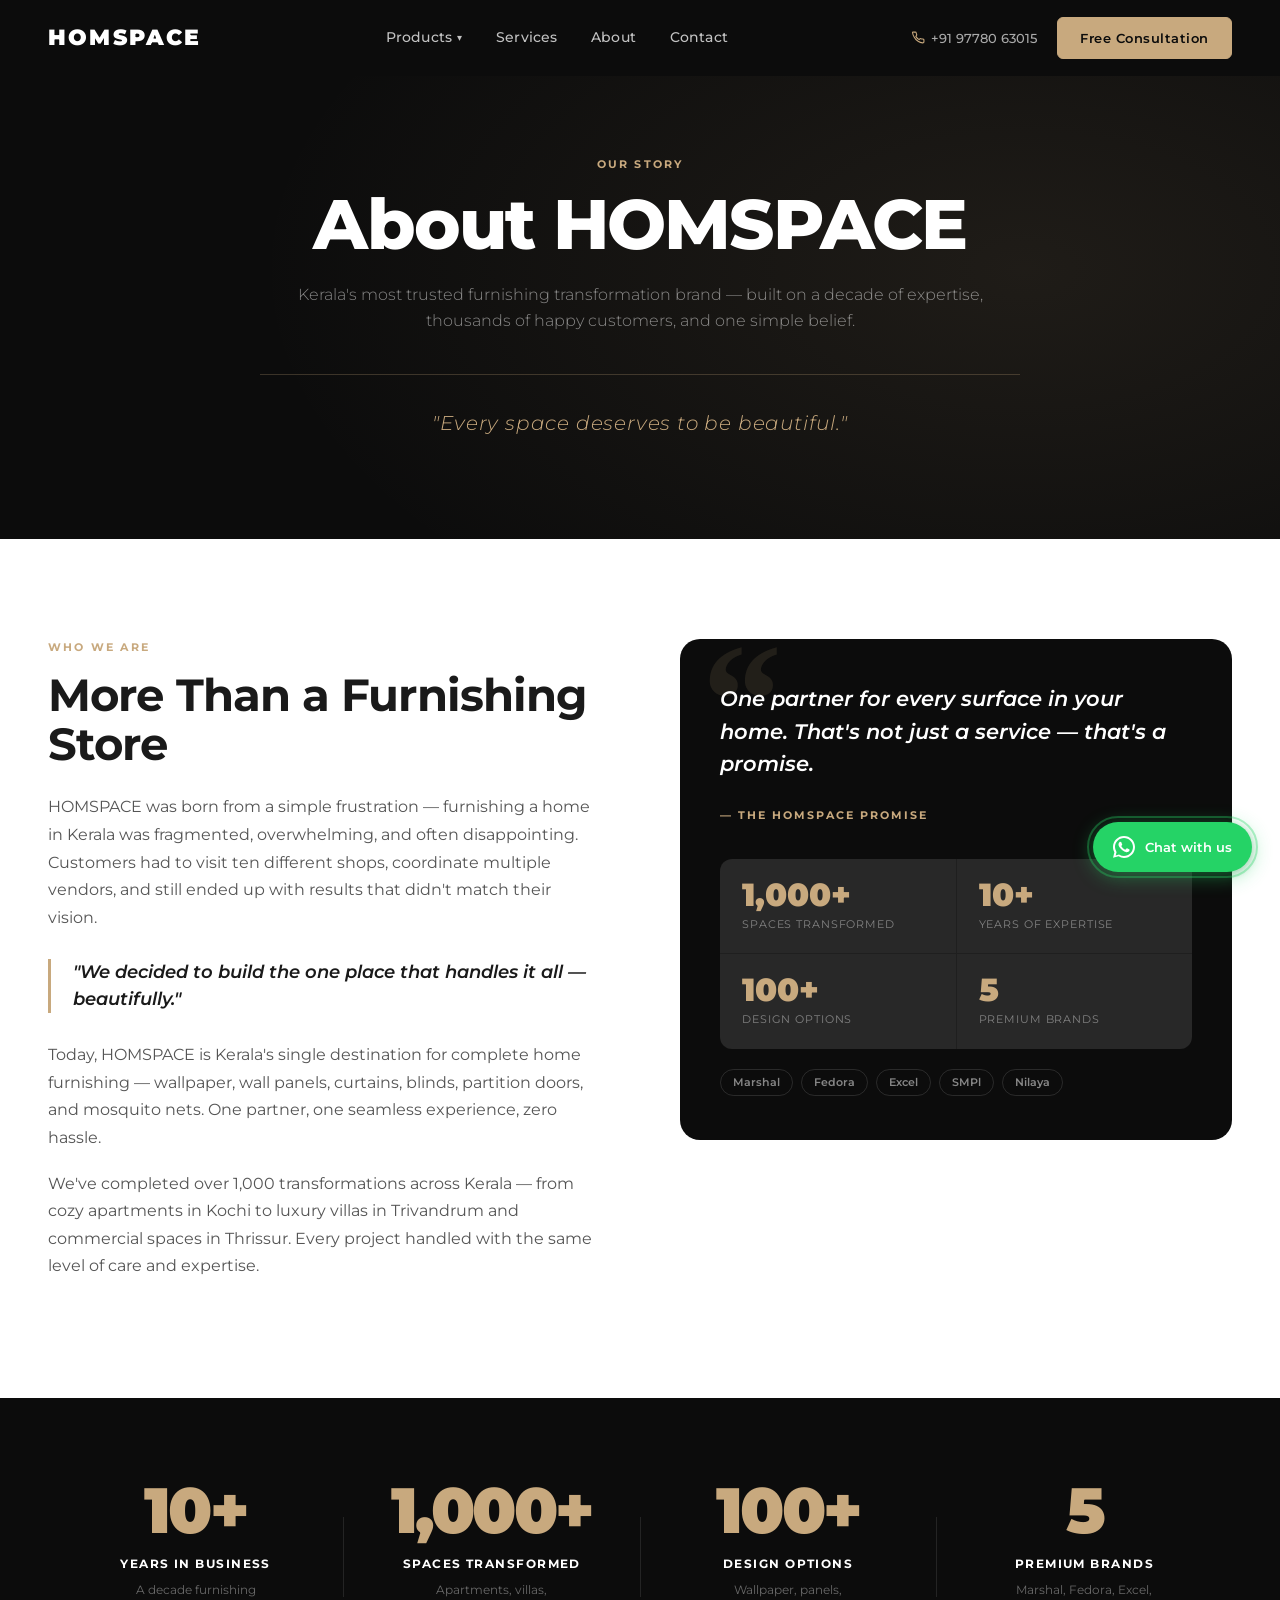
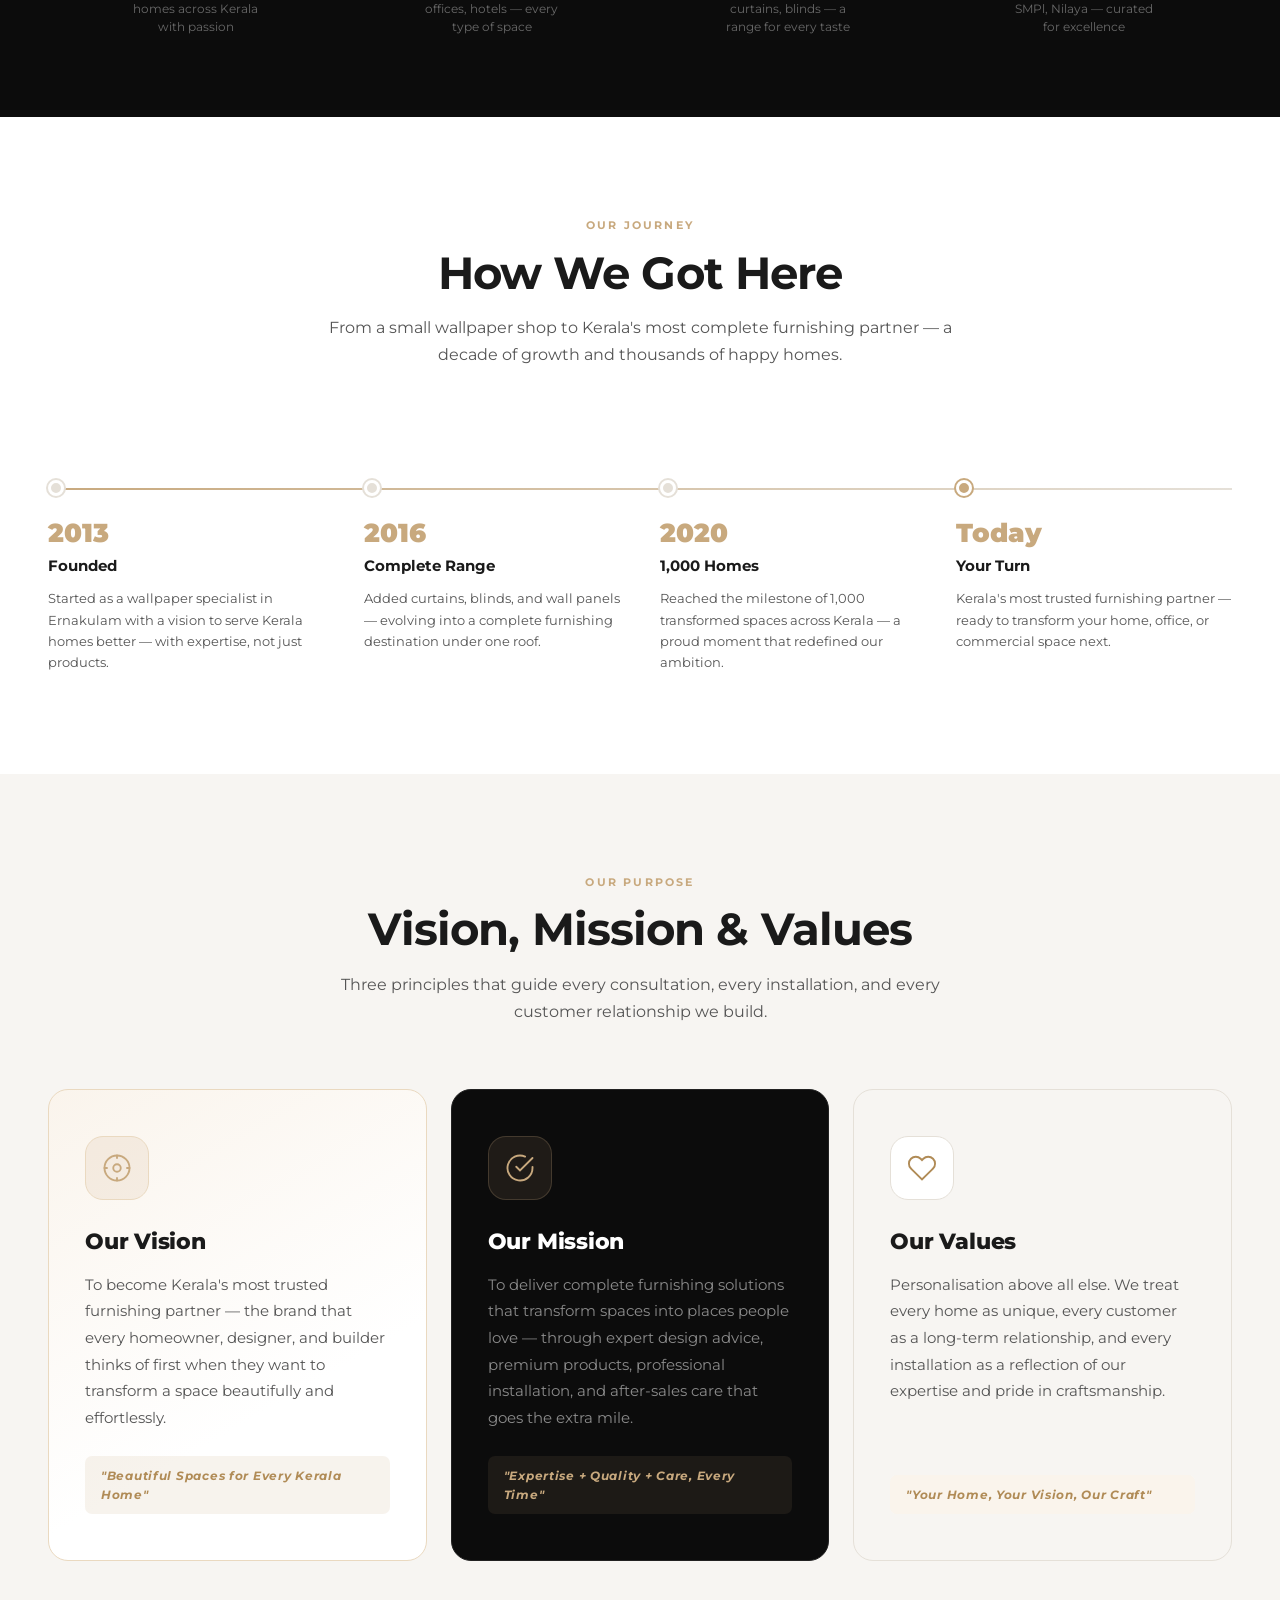
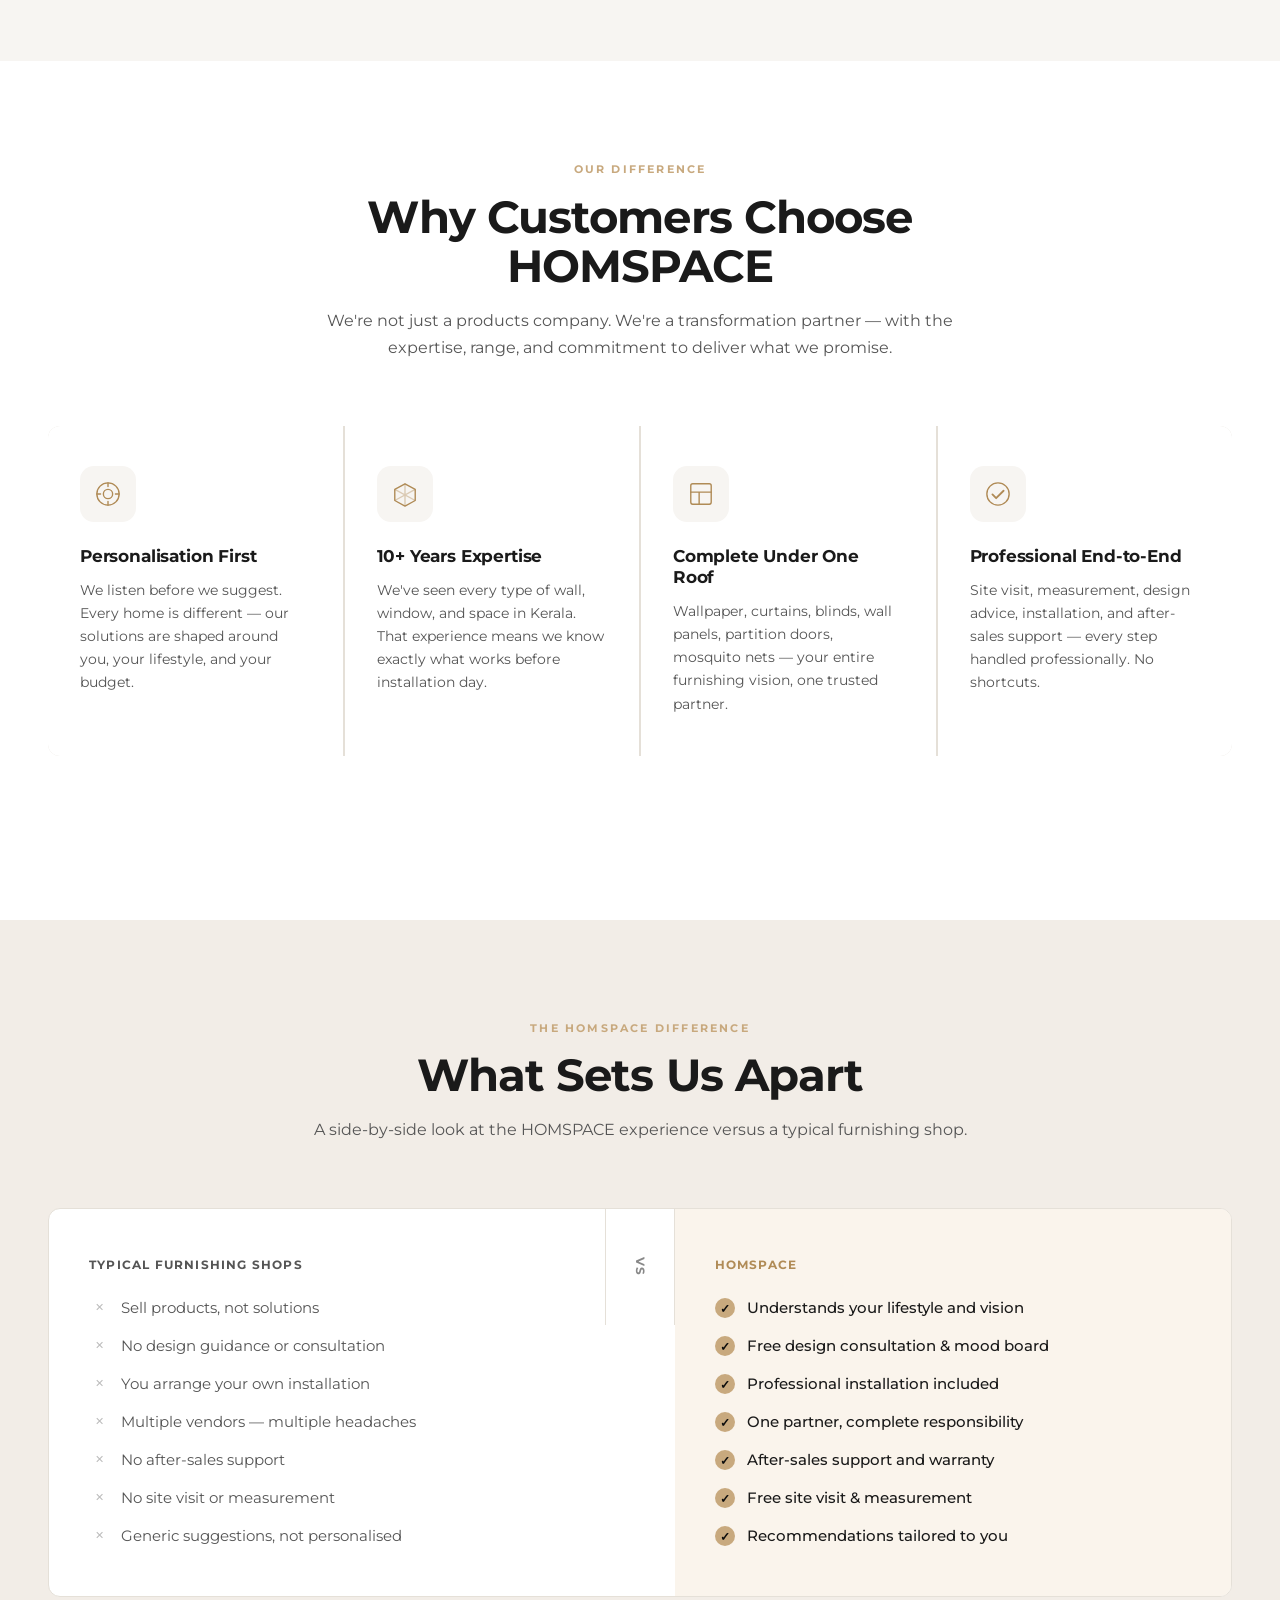
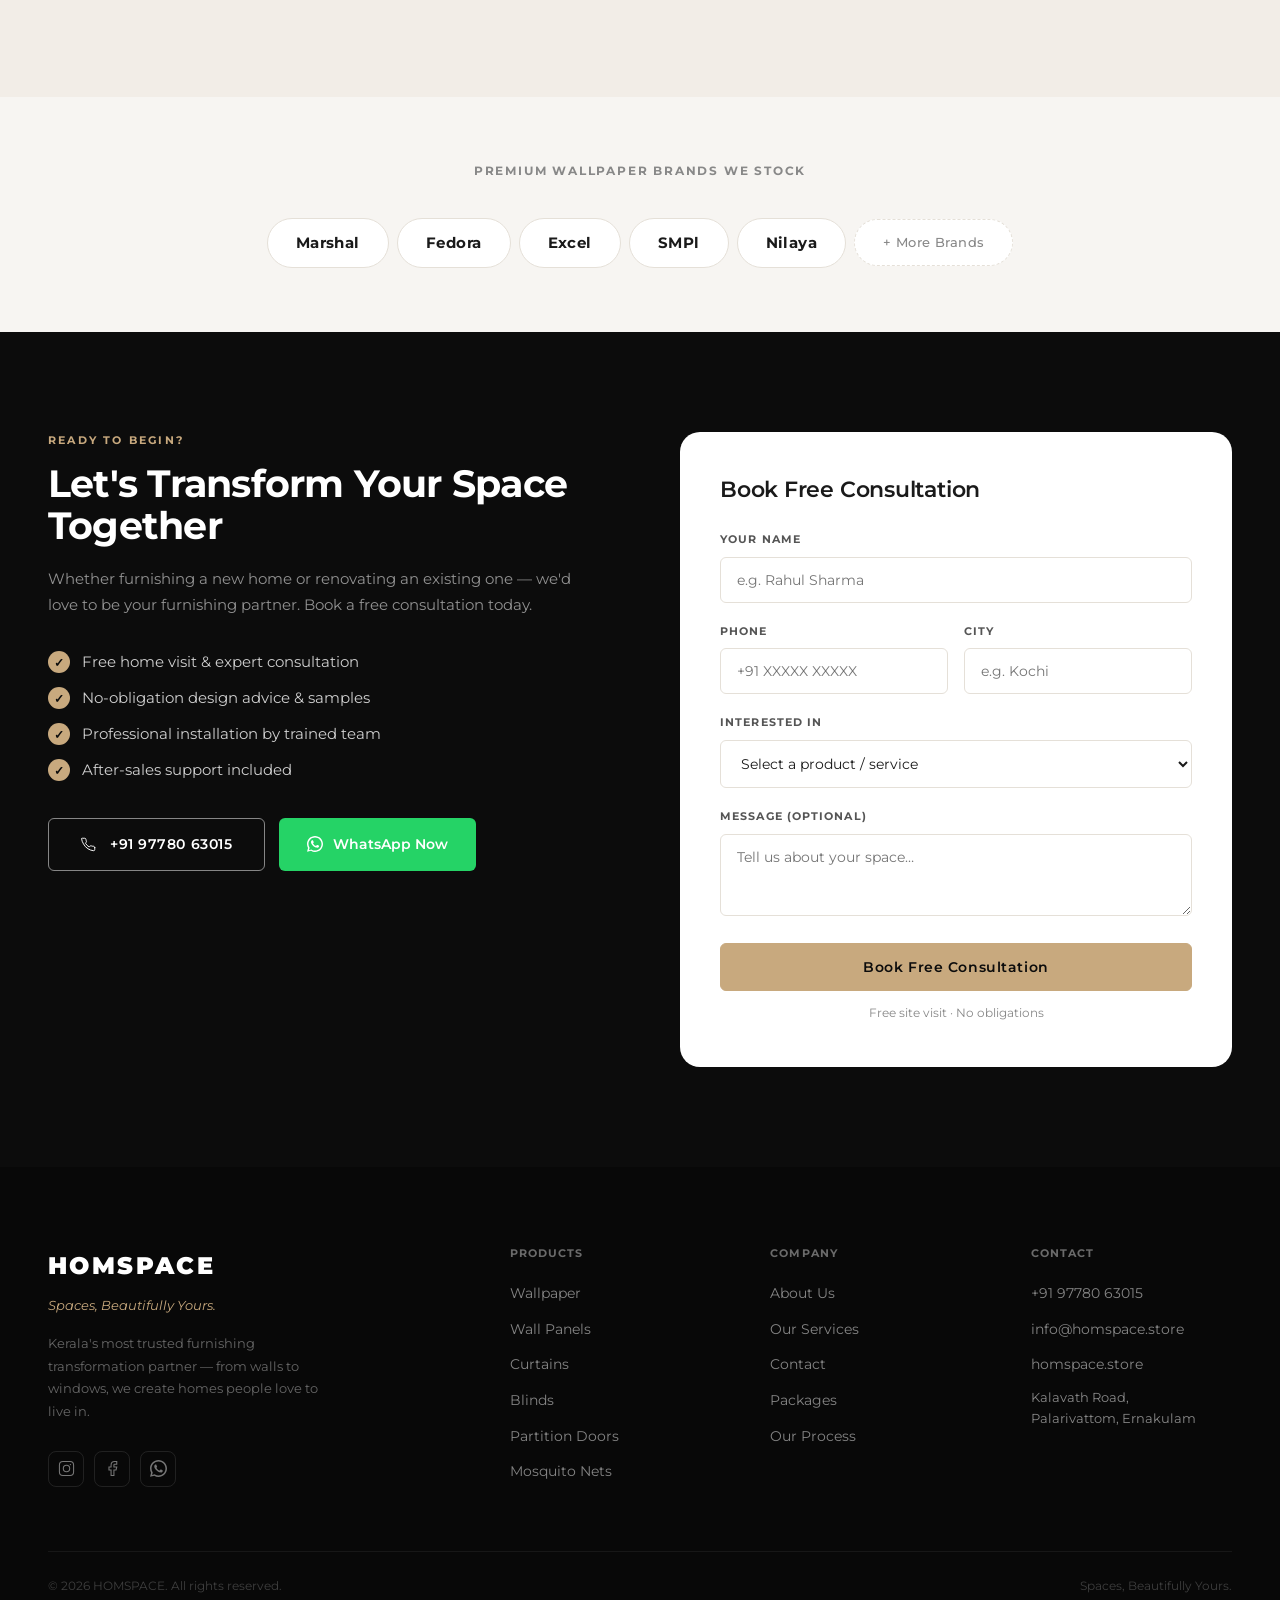
<file: pages/about.html>
<!DOCTYPE html>
<html lang="en">
<head>
  <meta charset="UTF-8">
  <meta name="viewport" content="width=device-width, initial-scale=1.0">
  <link rel="icon" type="image/svg+xml" href="../favicon.svg">
  <title>About HOMSPACE — Kerala's Furnishing Transformation Brand</title>
  <meta name="description" content="Learn about HOMSPACE — over 10 years of furnishing expertise, 1000+ spaces transformed across Kerala. Our story, values, and why customers trust us.">
  <link rel="icon" type="image/png" href="../assets/logo.png">
  <link rel="preconnect" href="https://fonts.googleapis.com">
  <link rel="preconnect" href="https://fonts.gstatic.com" crossorigin>
  <link href="https://fonts.googleapis.com/css2?family=Montserrat:ital,wght@0,200;0,300;0,400;0,500;0,600;0,700;0,800;0,900;1,300&display=swap" rel="stylesheet">
  <link rel="stylesheet" href="../css/style.css">
  <style>
    /* ── About Hero ───────────────────────────────── */
    .about-hero-v2 { text-align: center; padding-bottom: 100px; }
    .about-hero-inner { max-width: 760px; margin: 0 auto; position: relative; z-index: 2; }
    .about-hero-inner h1 { color: white; margin-bottom: 20px; }
    .about-hero-inner .lead { color: rgba(255,255,255,0.5); margin-bottom: 40px; }
    .about-hero-manifesto {
      border-top: 1px solid rgba(200,169,126,0.25); padding-top: 32px; margin-top: 4px;
    }
    .ahm-text {
      font-size: 20px; font-weight: 300; font-style: italic;
      color: var(--gold); letter-spacing: 0.04em; display: block;
    }

    /* ── Brand Story ─────────────────────────────── */
    .about-brand-grid { display: grid; grid-template-columns: 1fr 1fr; gap: 80px; align-items: start; }
    .about-brand-text h2 { margin-bottom: 24px; }
    .about-brand-text p  { color: var(--text-mid); line-height: 1.78; font-size: 15.5px; margin-bottom: 18px; }
    .about-brand-pull {
      font-size: 18px; font-weight: 600; color: var(--text-dark); line-height: 1.5;
      border-left: 3px solid var(--gold); padding-left: 22px; margin: 28px 0; font-style: italic;
    }

    /* Manifesto card (right side of brand story) */
    .about-manifesto-card {
      background: var(--black); border-radius: var(--radius-xl); padding: 44px 40px;
      position: relative; overflow: hidden;
    }
    .about-manifesto-card::before {
      content: '\201C';
      position: absolute; top: -18px; left: 22px;
      font-size: 160px; font-weight: 900; color: rgba(200,169,126,0.12);
      line-height: 1; font-family: Georgia, serif; pointer-events: none;
    }
    .amc-text {
      font-size: 21px; font-weight: 600; color: white; line-height: 1.55;
      font-style: italic; position: relative; z-index: 1; margin-bottom: 20px;
    }
    .amc-attr { font-size: 11px; font-weight: 700; letter-spacing: 0.18em; text-transform: uppercase; color: var(--gold); }
    .amc-stats {
      display: grid; grid-template-columns: 1fr 1fr; gap: 1px;
      background: rgba(255,255,255,0.08); border-radius: 12px; overflow: hidden; margin-top: 32px;
    }
    .amc-stat { padding: 20px 22px; background: rgba(255,255,255,0.04); }
    .amc-stat-n { font-size: 32px; font-weight: 900; color: var(--gold); line-height: 1; }
    .amc-stat-l { font-size: 11px; color: rgba(255,255,255,0.42); text-transform: uppercase; letter-spacing: 0.08em; margin-top: 5px; }
    .amc-brands { margin-top: 20px; display: flex; flex-wrap: wrap; gap: 8px; }
    .amc-brand-pill {
      font-size: 11px; font-weight: 600; color: rgba(255,255,255,0.5);
      border: 1px solid rgba(255,255,255,0.12); border-radius: 20px; padding: 4px 12px;
    }

    /* ── Stats Band ──────────────────────────────── */
    .about-stats-band { background: var(--black); padding: 80px 0; }
    .about-stats-inner {
      display: grid; grid-template-columns: 1fr auto 1fr auto 1fr auto 1fr;
      align-items: center;
    }
    .asr { text-align: center; padding: 0 28px; }
    .asr-num { font-size: 64px; font-weight: 900; color: var(--gold); line-height: 1; letter-spacing: -0.04em; margin-bottom: 12px; }
    .asr-lbl { font-size: 12px; font-weight: 700; color: white; text-transform: uppercase; letter-spacing: 0.12em; margin-bottom: 8px; }
    .asr-desc { font-size: 12px; color: rgba(255,255,255,0.38); line-height: 1.55; max-width: 150px; margin: 0 auto; }
    .asr-div { width: 1px; height: 80px; background: rgba(255,255,255,0.1); }

    /* ── Timeline ────────────────────────────────── */
    .about-timeline { position: relative; padding-top: 48px; }
    .about-timeline::before {
      content: ''; position: absolute; top: 56px; left: 0; right: 0;
      height: 2px; background: linear-gradient(to right, var(--gold) 0%, var(--border) 100%);
      z-index: 0;
    }
    .tl-items { display: grid; grid-template-columns: repeat(4,1fr); position: relative; z-index: 1; }
    .tl-item { padding: 0 20px; }
    .tl-item:first-child { padding-left: 0; }
    .tl-item:last-child  { padding-right: 0; }
    .tl-dot {
      width: 16px; height: 16px; border-radius: 50%;
      background: var(--border); border: 3px solid white;
      box-shadow: 0 0 0 2px var(--border);
      margin-bottom: 24px;
    }
    .tl-dot.active { background: var(--gold); box-shadow: 0 0 0 2px var(--gold); }
    .tl-year  { font-size: 26px; font-weight: 900; color: var(--gold); line-height: 1; margin-bottom: 8px; }
    .tl-title { font-size: 15px; font-weight: 700; margin-bottom: 10px; color: var(--text-dark); }
    .tl-desc  { font-size: 13px; color: var(--text-mid); line-height: 1.65; }

    /* ── VM Cards v2 ─────────────────────────────── */
    .vm-grid-v2 { display: grid; grid-template-columns: repeat(3,1fr); gap: 24px; }
    .vm-card-v2 {
      border-radius: var(--radius-xl); padding: 46px 36px;
      border: 1.5px solid var(--border); display: flex; flex-direction: column;
      transition: transform 0.3s, box-shadow 0.3s;
    }
    .vm-card-v2:hover { transform: translateY(-10px); box-shadow: var(--shadow-xl); }
    .vm-vision  { background: linear-gradient(150deg, var(--gold-pale) 0%, white 65%); border-color: var(--gold-light); }
    .vm-mission { background: var(--black); color: white; border-color: #222; }
    .vm-values  { background: var(--off-white); border-color: var(--border); }
    .vm-icon-v2 {
      width: 64px; height: 64px; border-radius: 18px;
      display: flex; align-items: center; justify-content: center; margin-bottom: 28px;
    }
    .vm-vision  .vm-icon-v2 { background: rgba(200,169,126,0.15); border: 1.5px solid var(--gold-light); color: var(--gold); }
    .vm-mission .vm-icon-v2 { background: rgba(200,169,126,0.1); border: 1px solid rgba(200,169,126,0.22); color: var(--gold); }
    .vm-values  .vm-icon-v2 { background: white; border: 1px solid var(--border); color: var(--gold-hover); }
    .vm-card-v2 h3 { font-size: 22px; font-weight: 800; margin-bottom: 16px; }
    .vm-mission h3 { color: white; }
    .vm-card-v2 p { font-size: 15px; line-height: 1.78; flex: 1; margin-bottom: 24px; color: var(--text-mid); }
    .vm-mission p { color: rgba(255,255,255,0.52); }
    .vm-tagline-v2 {
      font-size: 12px; font-weight: 700; letter-spacing: 0.06em;
      font-style: italic; padding: 10px 16px; border-radius: 7px;
    }
    .vm-vision  .vm-tagline-v2 { color: var(--gold-hover); background: rgba(200,169,126,0.14); }
    .vm-mission .vm-tagline-v2 { color: var(--gold); background: rgba(200,169,126,0.09); }
    .vm-values  .vm-tagline-v2 { color: var(--gold-hover); background: var(--gold-pale); }

    /* ── Responsive ──────────────────────────────── */
    @media (max-width:1100px) {
      .about-brand-grid { gap: 56px; }
      .about-stats-inner { grid-template-columns: 1fr 1fr; gap: 48px 0; }
      .asr-div { display: none; }
      .asr { padding: 0; }
    }
    @media (max-width:900px) {
      .about-brand-grid { grid-template-columns: 1fr; gap: 40px; }
      .vm-grid-v2 { grid-template-columns: 1fr; max-width: 500px; }
      .tl-items { grid-template-columns: 1fr 1fr; gap: 40px; }
      .about-timeline::before { display: none; }
    }
    @media (max-width:768px) {
      .asr-num { font-size: 48px; }
      .about-stats-band { padding: 60px 0; }
      .vm-card-v2 { padding: 32px 26px; }
      .about-hero-v2 { padding-bottom: 64px; }
    }
    @media (max-width:480px) {
      .about-stats-inner { grid-template-columns: 1fr; gap: 36px; }
      .tl-items { grid-template-columns: 1fr; gap: 32px; }
      .asr-num { font-size: 40px; }
      .vm-grid-v2 { max-width: 100%; }
      .vm-card-v2 { padding: 28px 20px; }
      .about-manifesto-card { padding: 32px 24px; }
      .amc-text { font-size: 17px; }
    }
  </style>
</head>
<body>

<nav class="navbar solid" id="navbar">
  <div class="nav-container">
    <a href="../index.html" class="nav-logo">HOMSPACE</a>
    <ul class="nav-menu" id="navMenu">
      <li class="nav-item dropdown">
        <a href="#" class="nav-link">Products <span class="dropdown-arrow">▾</span></a>
        <div class="dropdown-menu"><div class="dropdown-grid">
          <a href="wallpaper.html" class="dropdown-item"><span class="di-icon">◈</span><span class="di-text"><strong>Wallpaper</strong><small>100+ designs · 5 tiers</small></span></a>
          <a href="wall-panels.html" class="dropdown-item"><span class="di-icon">▣</span><span class="di-text"><strong>Wall Panels</strong><small>WPC, PVC, Decorative</small></span></a>
          <a href="curtains.html" class="dropdown-item"><span class="di-icon">〓</span><span class="di-text"><strong>Curtains</strong><small>Ripple, Pleated, Motorized</small></span></a>
          <a href="blinds.html" class="dropdown-item"><span class="di-icon">≡</span><span class="di-text"><strong>Blinds</strong><small>Roman, Roller, Zebra</small></span></a>
          <a href="partition-doors.html" class="dropdown-item"><span class="di-icon">⊟</span><span class="di-text"><strong>Partition Doors</strong><small>Folding, Sliding, Glass</small></span></a>
          <a href="mosquito-nets.html" class="dropdown-item"><span class="di-icon">⊞</span><span class="di-text"><strong>Mosquito Nets</strong><small>Premium protection</small></span></a>
        </div></div>
      </li>
      <li class="nav-item"><a href="services.html" class="nav-link">Services</a></li>
      <li class="nav-item"><a href="about.html" class="nav-link active">About</a></li>
      <li class="nav-item"><a href="contact.html" class="nav-link">Contact</a></li>
    </ul>
    <div class="nav-actions">
      <a href="tel:+919778063015" class="nav-phone">
        <svg width="13" height="13" viewBox="0 0 24 24" fill="none" stroke="currentColor" stroke-width="2" stroke-linecap="round" stroke-linejoin="round"><path d="M22 16.92v3a2 2 0 01-2.18 2 19.79 19.79 0 01-8.63-3.07A19.5 19.5 0 013.95 11a19.79 19.79 0 01-3.07-8.67A2 2 0 012.86 2h3a2 2 0 012 1.72 12.84 12.84 0 00.7 2.81 2 2 0 01-.45 2.11L7.09 9.91a16 16 0 006 6l1.27-1.27a2 2 0 012.11-.45 12.84 12.84 0 002.81.7A2 2 0 0122 16.92z"/></svg>
        +91 97780 63015
      </a>
      <a href="contact.html" class="btn btn-gold btn-sm">Free Consultation</a>
    </div>
    <button class="hamburger" id="hamburger"><span></span><span></span><span></span></button>
  </div>
</nav>

<!-- ══ PAGE HERO ═══════════════════════════════════════════ -->
<section class="page-hero about-hero-v2">
  <div class="container">
    <div class="about-hero-inner">
      <span class="eyebrow">Our Story</span>
      <h1>About HOMSPACE</h1>
      <p class="lead">Kerala's most trusted furnishing transformation brand — built on a decade of expertise, thousands of happy customers, and one simple belief.</p>
      <div class="about-hero-manifesto">
        <span class="ahm-text">"Every space deserves to be beautiful."</span>
      </div>
    </div>
  </div>
</section>

<!-- ══ BRAND STORY ══════════════════════════════════════════ -->
<section class="section">
  <div class="container">
    <div class="about-brand-grid">
      <!-- Left: narrative -->
      <div class="about-brand-text fade-up">
        <span class="eyebrow">Who We Are</span>
        <h2>More Than a Furnishing Store</h2>
        <p>HOMSPACE was born from a simple frustration — furnishing a home in Kerala was fragmented, overwhelming, and often disappointing. Customers had to visit ten different shops, coordinate multiple vendors, and still ended up with results that didn't match their vision.</p>
        <blockquote class="about-brand-pull">
          "We decided to build the one place that handles it all — beautifully."
        </blockquote>
        <p>Today, HOMSPACE is Kerala's single destination for complete home furnishing — wallpaper, wall panels, curtains, blinds, partition doors, and mosquito nets. One partner, one seamless experience, zero hassle.</p>
        <p>We've completed over 1,000 transformations across Kerala — from cozy apartments in Kochi to luxury villas in Trivandrum and commercial spaces in Thrissur. Every project handled with the same level of care and expertise.</p>
      </div>

      <!-- Right: manifesto + stat card -->
      <div class="fade-up fade-up-delay-2">
        <div class="about-manifesto-card">
          <p class="amc-text">One partner for every surface in your home. That's not just a service — that's a promise.</p>
          <span class="amc-attr">— The HOMSPACE Promise</span>
          <div class="amc-stats">
            <div class="amc-stat">
              <div class="amc-stat-n">1,000+</div>
              <div class="amc-stat-l">Spaces Transformed</div>
            </div>
            <div class="amc-stat">
              <div class="amc-stat-n">10+</div>
              <div class="amc-stat-l">Years of Expertise</div>
            </div>
            <div class="amc-stat">
              <div class="amc-stat-n">100+</div>
              <div class="amc-stat-l">Design Options</div>
            </div>
            <div class="amc-stat">
              <div class="amc-stat-n">5</div>
              <div class="amc-stat-l">Premium Brands</div>
            </div>
          </div>
          <div class="amc-brands">
            <span class="amc-brand-pill">Marshal</span>
            <span class="amc-brand-pill">Fedora</span>
            <span class="amc-brand-pill">Excel</span>
            <span class="amc-brand-pill">SMPl</span>
            <span class="amc-brand-pill">Nilaya</span>
          </div>
        </div>
      </div>
    </div>
  </div>
</section>

<!-- ══ STATS BAND ═══════════════════════════════════════════ -->
<section class="about-stats-band">
  <div class="container">
    <div class="about-stats-inner">
      <div class="asr fade-up">
        <div class="asr-num">10+</div>
        <div class="asr-lbl">Years in Business</div>
        <div class="asr-desc">A decade furnishing homes across Kerala with passion</div>
      </div>
      <div class="asr-div"></div>
      <div class="asr fade-up fade-up-delay-1">
        <div class="asr-num">1,000+</div>
        <div class="asr-lbl">Spaces Transformed</div>
        <div class="asr-desc">Apartments, villas, offices, hotels — every type of space</div>
      </div>
      <div class="asr-div"></div>
      <div class="asr fade-up fade-up-delay-2">
        <div class="asr-num">100+</div>
        <div class="asr-lbl">Design Options</div>
        <div class="asr-desc">Wallpaper, panels, curtains, blinds — a range for every taste</div>
      </div>
      <div class="asr-div"></div>
      <div class="asr fade-up fade-up-delay-3">
        <div class="asr-num">5</div>
        <div class="asr-lbl">Premium Brands</div>
        <div class="asr-desc">Marshal, Fedora, Excel, SMPl, Nilaya — curated for excellence</div>
      </div>
    </div>
  </div>
</section>

<!-- ══ TIMELINE ════════════════════════════════════════════ -->
<section class="section">
  <div class="container">
    <div class="section-header fade-up">
      <span class="eyebrow">Our Journey</span>
      <h2>How We Got Here</h2>
      <p>From a small wallpaper shop to Kerala's most complete furnishing partner — a decade of growth and thousands of happy homes.</p>
    </div>
    <div class="about-timeline fade-up">
      <div class="tl-items">
        <div class="tl-item">
          <div class="tl-dot"></div>
          <div class="tl-year">2013</div>
          <div class="tl-title">Founded</div>
          <div class="tl-desc">Started as a wallpaper specialist in Ernakulam with a vision to serve Kerala homes better — with expertise, not just products.</div>
        </div>
        <div class="tl-item">
          <div class="tl-dot"></div>
          <div class="tl-year">2016</div>
          <div class="tl-title">Complete Range</div>
          <div class="tl-desc">Added curtains, blinds, and wall panels — evolving into a complete furnishing destination under one roof.</div>
        </div>
        <div class="tl-item">
          <div class="tl-dot"></div>
          <div class="tl-year">2020</div>
          <div class="tl-title">1,000 Homes</div>
          <div class="tl-desc">Reached the milestone of 1,000 transformed spaces across Kerala — a proud moment that redefined our ambition.</div>
        </div>
        <div class="tl-item">
          <div class="tl-dot active"></div>
          <div class="tl-year">Today</div>
          <div class="tl-title">Your Turn</div>
          <div class="tl-desc">Kerala's most trusted furnishing partner — ready to transform your home, office, or commercial space next.</div>
        </div>
      </div>
    </div>
  </div>
</section>

<!-- ══ VISION MISSION ══════════════════════════════════════ -->
<section class="section section-alt">
  <div class="container">
    <div class="section-header fade-up">
      <span class="eyebrow">Our Purpose</span>
      <h2>Vision, Mission &amp; Values</h2>
      <p>Three principles that guide every consultation, every installation, and every customer relationship we build.</p>
    </div>
    <div class="vm-grid-v2">
      <div class="vm-card-v2 vm-vision fade-up">
        <div class="vm-icon-v2">
          <svg width="30" height="30" viewBox="0 0 24 24" fill="none" stroke="currentColor" stroke-width="1.5" stroke-linecap="round"><circle cx="12" cy="12" r="10"/><circle cx="12" cy="12" r="3"/><path d="M12 2v2M12 20v2M2 12h2M20 12h2"/></svg>
        </div>
        <h3>Our Vision</h3>
        <p>To become Kerala's most trusted furnishing partner — the brand that every homeowner, designer, and builder thinks of first when they want to transform a space beautifully and effortlessly.</p>
        <div class="vm-tagline-v2">"Beautiful Spaces for Every Kerala Home"</div>
      </div>
      <div class="vm-card-v2 vm-mission fade-up fade-up-delay-1">
        <div class="vm-icon-v2">
          <svg width="30" height="30" viewBox="0 0 24 24" fill="none" stroke="currentColor" stroke-width="1.5" stroke-linecap="round"><path d="M22 11.08V12a10 10 0 11-5.93-9.14"/><polyline points="22 4 12 14.01 9 11.01"/></svg>
        </div>
        <h3>Our Mission</h3>
        <p>To deliver complete furnishing solutions that transform spaces into places people love — through expert design advice, premium products, professional installation, and after-sales care that goes the extra mile.</p>
        <div class="vm-tagline-v2">"Expertise + Quality + Care, Every Time"</div>
      </div>
      <div class="vm-card-v2 vm-values fade-up fade-up-delay-2">
        <div class="vm-icon-v2">
          <svg width="30" height="30" viewBox="0 0 24 24" fill="none" stroke="currentColor" stroke-width="1.5" stroke-linecap="round"><path d="M20.84 4.61a5.5 5.5 0 00-7.78 0L12 5.67l-1.06-1.06a5.5 5.5 0 00-7.78 7.78l1.06 1.06L12 21.23l7.78-7.78 1.06-1.06a5.5 5.5 0 000-7.78z"/></svg>
        </div>
        <h3>Our Values</h3>
        <p>Personalisation above all else. We treat every home as unique, every customer as a long-term relationship, and every installation as a reflection of our expertise and pride in craftsmanship.</p>
        <div class="vm-tagline-v2">"Your Home, Your Vision, Our Craft"</div>
      </div>
    </div>
  </div>
</section>

<!-- ══ WHY HOMSPACE ════════════════════════════════════════ -->
<section class="section">
  <div class="container">
    <div class="section-header fade-up">
      <span class="eyebrow">Our Difference</span>
      <h2>Why Customers Choose HOMSPACE</h2>
      <p>We're not just a products company. We're a transformation partner — with the expertise, range, and commitment to deliver what we promise.</p>
    </div>
    <div class="pillars-grid">
      <div class="pillar-card fade-up">
        <div class="pillar-icon">
          <svg width="26" height="26" viewBox="0 0 28 28" fill="none" stroke="currentColor" stroke-width="1.5"><circle cx="14" cy="14" r="12"/><circle cx="14" cy="14" r="5"/><path d="M14 2v4M14 22v4M2 14h4M22 14h4" stroke-linecap="round"/></svg>
        </div>
        <h3>Personalisation First</h3>
        <p>We listen before we suggest. Every home is different — our solutions are shaped around you, your lifestyle, and your budget.</p>
      </div>
      <div class="pillar-card fade-up fade-up-delay-1">
        <div class="pillar-icon">
          <svg width="26" height="26" viewBox="0 0 28 28" fill="none" stroke="currentColor" stroke-width="1.5"><path d="M14 3L25 9L25 21L14 27L3 21L3 9Z" stroke-linejoin="round"/><path d="M14 3L14 27M3 9L25 21M25 9L3 21" stroke-opacity="0.4"/></svg>
        </div>
        <h3>10+ Years Expertise</h3>
        <p>We've seen every type of wall, window, and space in Kerala. That experience means we know exactly what works before installation day.</p>
      </div>
      <div class="pillar-card fade-up fade-up-delay-2">
        <div class="pillar-icon">
          <svg width="26" height="26" viewBox="0 0 28 28" fill="none" stroke="currentColor" stroke-width="1.5"><rect x="3" y="3" width="22" height="22" rx="2"/><path d="M3 12h22M12 12v13" stroke-linecap="round"/></svg>
        </div>
        <h3>Complete Under One Roof</h3>
        <p>Wallpaper, curtains, blinds, wall panels, partition doors, mosquito nets — your entire furnishing vision, one trusted partner.</p>
      </div>
      <div class="pillar-card fade-up fade-up-delay-3">
        <div class="pillar-icon">
          <svg width="26" height="26" viewBox="0 0 28 28" fill="none" stroke="currentColor" stroke-width="1.5"><circle cx="14" cy="14" r="12"/><path d="M8 14.5L12 18.5L20 10.5" stroke-linecap="round" stroke-linejoin="round" stroke-width="2"/></svg>
        </div>
        <h3>Professional End-to-End</h3>
        <p>Site visit, measurement, design advice, installation, and after-sales support — every step handled professionally. No shortcuts.</p>
      </div>
    </div>
  </div>
</section>

<!-- ══ VS COMPARISON ═══════════════════════════════════════ -->
<section class="section section-warm">
  <div class="container">
    <div class="section-header fade-up">
      <span class="eyebrow">The HOMSPACE Difference</span>
      <h2>What Sets Us Apart</h2>
      <p>A side-by-side look at the HOMSPACE experience versus a typical furnishing shop.</p>
    </div>
    <div class="difference-comparison fade-up">
      <div class="comparison-col">
        <h4 class="comparison-title">Typical Furnishing Shops</h4>
        <ul class="comparison-list negative">
          <li>Sell products, not solutions</li>
          <li>No design guidance or consultation</li>
          <li>You arrange your own installation</li>
          <li>Multiple vendors — multiple headaches</li>
          <li>No after-sales support</li>
          <li>No site visit or measurement</li>
          <li>Generic suggestions, not personalised</li>
        </ul>
      </div>
      <div class="comparison-divider">VS</div>
      <div class="comparison-col">
        <h4 class="comparison-title gold-text">HOMSPACE</h4>
        <ul class="comparison-list positive">
          <li>Understands your lifestyle and vision</li>
          <li>Free design consultation &amp; mood board</li>
          <li>Professional installation included</li>
          <li>One partner, complete responsibility</li>
          <li>After-sales support and warranty</li>
          <li>Free site visit &amp; measurement</li>
          <li>Recommendations tailored to you</li>
        </ul>
      </div>
    </div>
  </div>
</section>

<!-- ══ BRAND PARTNERS ══════════════════════════════════════ -->
<section class="brands-section">
  <div class="container">
    <div class="brands-header">
      <p>Premium Wallpaper Brands We Stock</p>
    </div>
    <div class="brands-strip">
      <div class="brand-pill">Marshal</div>
      <div class="brand-pill">Fedora</div>
      <div class="brand-pill">Excel</div>
      <div class="brand-pill">SMPl</div>
      <div class="brand-pill">Nilaya</div>
      <div class="brand-pill brand-pill-more">+ More Brands</div>
    </div>
  </div>
</section>

<!-- ══ CTA ══════════════════════════════════════════════════ -->
<section class="product-cta" id="cta">
  <div class="container">
    <div class="product-cta-grid">
      <div class="product-cta-left">
        <span class="eyebrow">Ready to Begin?</span>
        <h2>Let's Transform Your Space Together</h2>
        <p>Whether furnishing a new home or renovating an existing one — we'd love to be your furnishing partner. Book a free consultation today.</p>
        <ul class="cta-checklist">
          <li>Free home visit &amp; expert consultation</li>
          <li>No-obligation design advice &amp; samples</li>
          <li>Professional installation by trained team</li>
          <li>After-sales support included</li>
        </ul>
        <div class="product-cta-btns">
          <a href="tel:+919778063015" class="btn btn-outline-white">
            <svg width="15" height="15" viewBox="0 0 24 24" fill="none" stroke="currentColor" stroke-width="1.5" stroke-linecap="round" style="margin-right:6px"><path d="M22 16.92v3a2 2 0 01-2.18 2 19.79 19.79 0 01-8.63-3.07A19.5 19.5 0 013.95 11a19.79 19.79 0 01-3.07-8.67A2 2 0 012.86 2h3a2 2 0 012 1.72 12.84 12.84 0 00.7 2.81 2 2 0 01-.45 2.11L7.09 9.91a16 16 0 006 6l1.27-1.27a2 2 0 012.11-.45 12.84 12.84 0 002.81.7A2 2 0 0122 16.92z"/></svg>
            +91 97780 63015
          </a>
          <a href="https://wa.me/919778063015?text=Hi%20HOMSPACE!%20I%27d%20like%20to%20book%20a%20free%20consultation." class="btn-whatsapp" target="_blank" rel="noopener">
            <svg width="16" height="16" viewBox="0 0 24 24" fill="currentColor"><path d="M17.472 14.382c-.297-.149-1.758-.867-2.03-.967-.273-.099-.471-.148-.67.15-.197.297-.767.966-.94 1.164-.173.199-.347.223-.644.075-.297-.15-1.255-.463-2.39-1.475-.883-.788-1.48-1.761-1.653-2.059-.173-.297-.018-.458.13-.606.134-.133.298-.347.446-.52.149-.174.198-.298.298-.497.099-.198.05-.371-.025-.52-.075-.149-.669-1.612-.916-2.207-.242-.579-.487-.5-.669-.51-.173-.008-.371-.01-.57-.01-.198 0-.52.074-.792.372-.272.297-1.04 1.016-1.04 2.479 0 1.462 1.065 2.875 1.213 3.074.149.198 2.096 3.2 5.077 4.487.709.306 1.262.489 1.694.625.712.227 1.36.195 1.871.118.571-.085 1.758-.719 2.006-1.413.248-.694.248-1.289.173-1.413-.074-.124-.272-.198-.57-.347z"/><path d="M12 0C5.373 0 0 5.373 0 12c0 2.125.558 4.118 1.532 5.845L.054 23.625 6.012 22.12A11.953 11.953 0 0012 24c6.627 0 12-5.373 12-12S18.627 0 12 0zm0 21.818a9.814 9.814 0 01-5.002-1.37l-.357-.213-3.713.974.993-3.63-.232-.374A9.817 9.817 0 012.182 12C2.182 6.573 6.573 2.182 12 2.182c5.428 0 9.818 4.39 9.818 9.818 0 5.427-4.39 9.818-9.818 9.818z"/></svg>
            WhatsApp Now
          </a>
        </div>
      </div>
      <div>
        <form class="enquiry-form">
          <h3>Book Free Consultation</h3>
          <div class="form-group"><label>Your Name</label><input type="text" placeholder="e.g. Rahul Sharma" required></div>
          <div class="form-row">
            <div class="form-group"><label>Phone</label><input type="tel" placeholder="+91 XXXXX XXXXX" required></div>
            <div class="form-group"><label>City</label><input type="text" placeholder="e.g. Kochi"></div>
          </div>
          <div class="form-group">
            <label>Interested In</label>
            <select><option value="">Select a product / service</option><option>Wallpaper</option><option>Wall Panels</option><option>Curtains</option><option>Blinds</option><option>Partition Doors</option><option>Mosquito Nets</option><option>Full Home Package</option></select>
          </div>
          <div class="form-group"><label>Message (optional)</label><textarea placeholder="Tell us about your space…" rows="3"></textarea></div>
          <button type="submit" class="btn btn-gold btn-full">Book Free Consultation</button>
          <p class="form-note">Free site visit · No obligations</p>
        </form>
      </div>
    </div>
  </div>
</section>

<footer class="footer">
  <div class="container">
    <div class="footer-grid">
      <div class="footer-brand">
        <div class="footer-logo">HOMSPACE</div>
        <p class="footer-tagline">Spaces, Beautifully Yours.</p>
        <p class="footer-desc">Kerala's most trusted furnishing transformation partner — from walls to windows, we create homes people love to live in.</p>
        <div class="social-links">
          <a href="#" aria-label="Instagram"><svg width="17" height="17" viewBox="0 0 24 24" fill="none" stroke="currentColor" stroke-width="1.5"><rect x="2" y="2" width="20" height="20" rx="5"/><circle cx="12" cy="12" r="4.5"/><circle cx="17.5" cy="6.5" r="1" fill="currentColor" stroke="none"/></svg></a>
          <a href="#" aria-label="Facebook"><svg width="17" height="17" viewBox="0 0 24 24" fill="none" stroke="currentColor" stroke-width="1.5"><path d="M18 2h-3a5 5 0 00-5 5v3H7v4h3v8h4v-8h3l1-4h-4V7a1 1 0 011-1h3z"/></svg></a>
          <a href="https://wa.me/919778063015" aria-label="WhatsApp"><svg width="17" height="17" viewBox="0 0 24 24" fill="currentColor"><path d="M17.472 14.382c-.297-.149-1.758-.867-2.03-.967-.273-.099-.471-.148-.67.15-.197.297-.767.966-.94 1.164-.173.199-.347.223-.644.075-.297-.15-1.255-.463-2.39-1.475-.883-.788-1.48-1.761-1.653-2.059-.173-.297-.018-.458.13-.606.134-.133.298-.347.446-.52.149-.174.198-.298.298-.497.099-.198.05-.371-.025-.52-.075-.149-.669-1.612-.916-2.207-.242-.579-.487-.5-.669-.51-.173-.008-.371-.01-.57-.01-.198 0-.52.074-.792.372-.272.297-1.04 1.016-1.04 2.479 0 1.462 1.065 2.875 1.213 3.074.149.198 2.096 3.2 5.077 4.487.709.306 1.262.489 1.694.625.712.227 1.36.195 1.871.118.571-.085 1.758-.719 2.006-1.413.248-.694.248-1.289.173-1.413-.074-.124-.272-.198-.57-.347z"/><path d="M12 0C5.373 0 0 5.373 0 12c0 2.125.558 4.118 1.532 5.845L.054 23.625 6.012 22.12A11.953 11.953 0 0012 24c6.627 0 12-5.373 12-12S18.627 0 12 0zm0 21.818a9.814 9.814 0 01-5.002-1.37l-.357-.213-3.713.974.993-3.63-.232-.374A9.817 9.817 0 012.182 12C2.182 6.573 6.573 2.182 12 2.182c5.428 0 9.818 4.39 9.818 9.818 0 5.427-4.39 9.818-9.818 9.818z"/></svg></a>
        </div>
      </div>
      <div class="footer-links">
        <h5>Products</h5>
        <ul>
          <li><a href="wallpaper.html">Wallpaper</a></li>
          <li><a href="wall-panels.html">Wall Panels</a></li>
          <li><a href="curtains.html">Curtains</a></li>
          <li><a href="blinds.html">Blinds</a></li>
          <li><a href="partition-doors.html">Partition Doors</a></li>
          <li><a href="mosquito-nets.html">Mosquito Nets</a></li>
        </ul>
      </div>
      <div class="footer-links">
        <h5>Company</h5>
        <ul>
          <li><a href="about.html">About Us</a></li>
          <li><a href="services.html">Our Services</a></li>
          <li><a href="contact.html">Contact</a></li>
          <li><a href="../index.html#packages">Packages</a></li>
          <li><a href="../index.html#process">Our Process</a></li>
        </ul>
      </div>
      <div class="footer-links">
        <h5>Contact</h5>
        <ul>
          <li><a href="tel:+919778063015">+91 97780 63015</a></li>
          <li><a href="mailto:info@homspace.store">info@homspace.store</a></li>
          <li><a href="https://homspace.store" target="_blank">homspace.store</a></li>
          <li style="color:var(--text-light);font-size:13px;">Kalavath Road,<br>Palarivattom, Ernakulam</li>
        </ul>
      </div>
    </div>
    <div class="footer-bottom">
      <p>&copy; 2026 HOMSPACE. All rights reserved.</p>
      <p>Spaces, Beautifully Yours.</p>
    </div>
  </div>
</footer>

<script src="../js/main.js"></script>
</body>
</html>
</file>
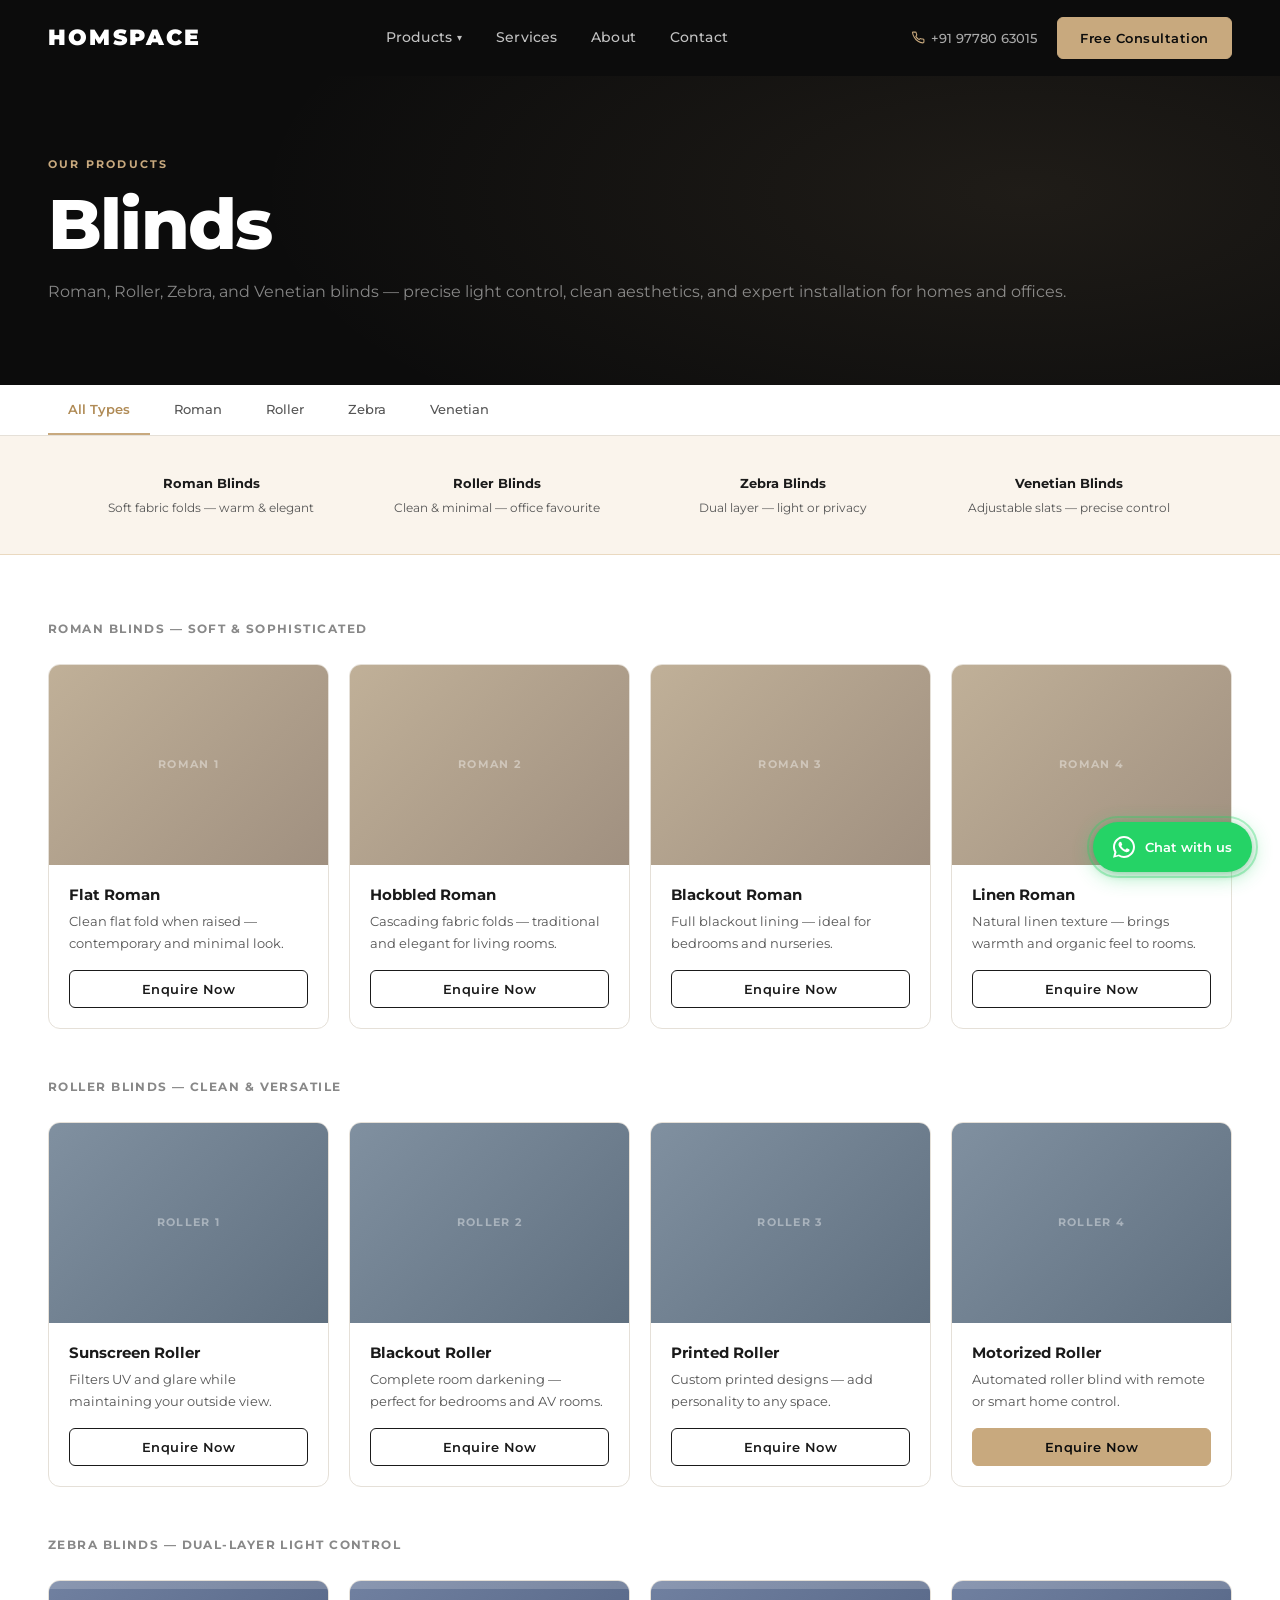
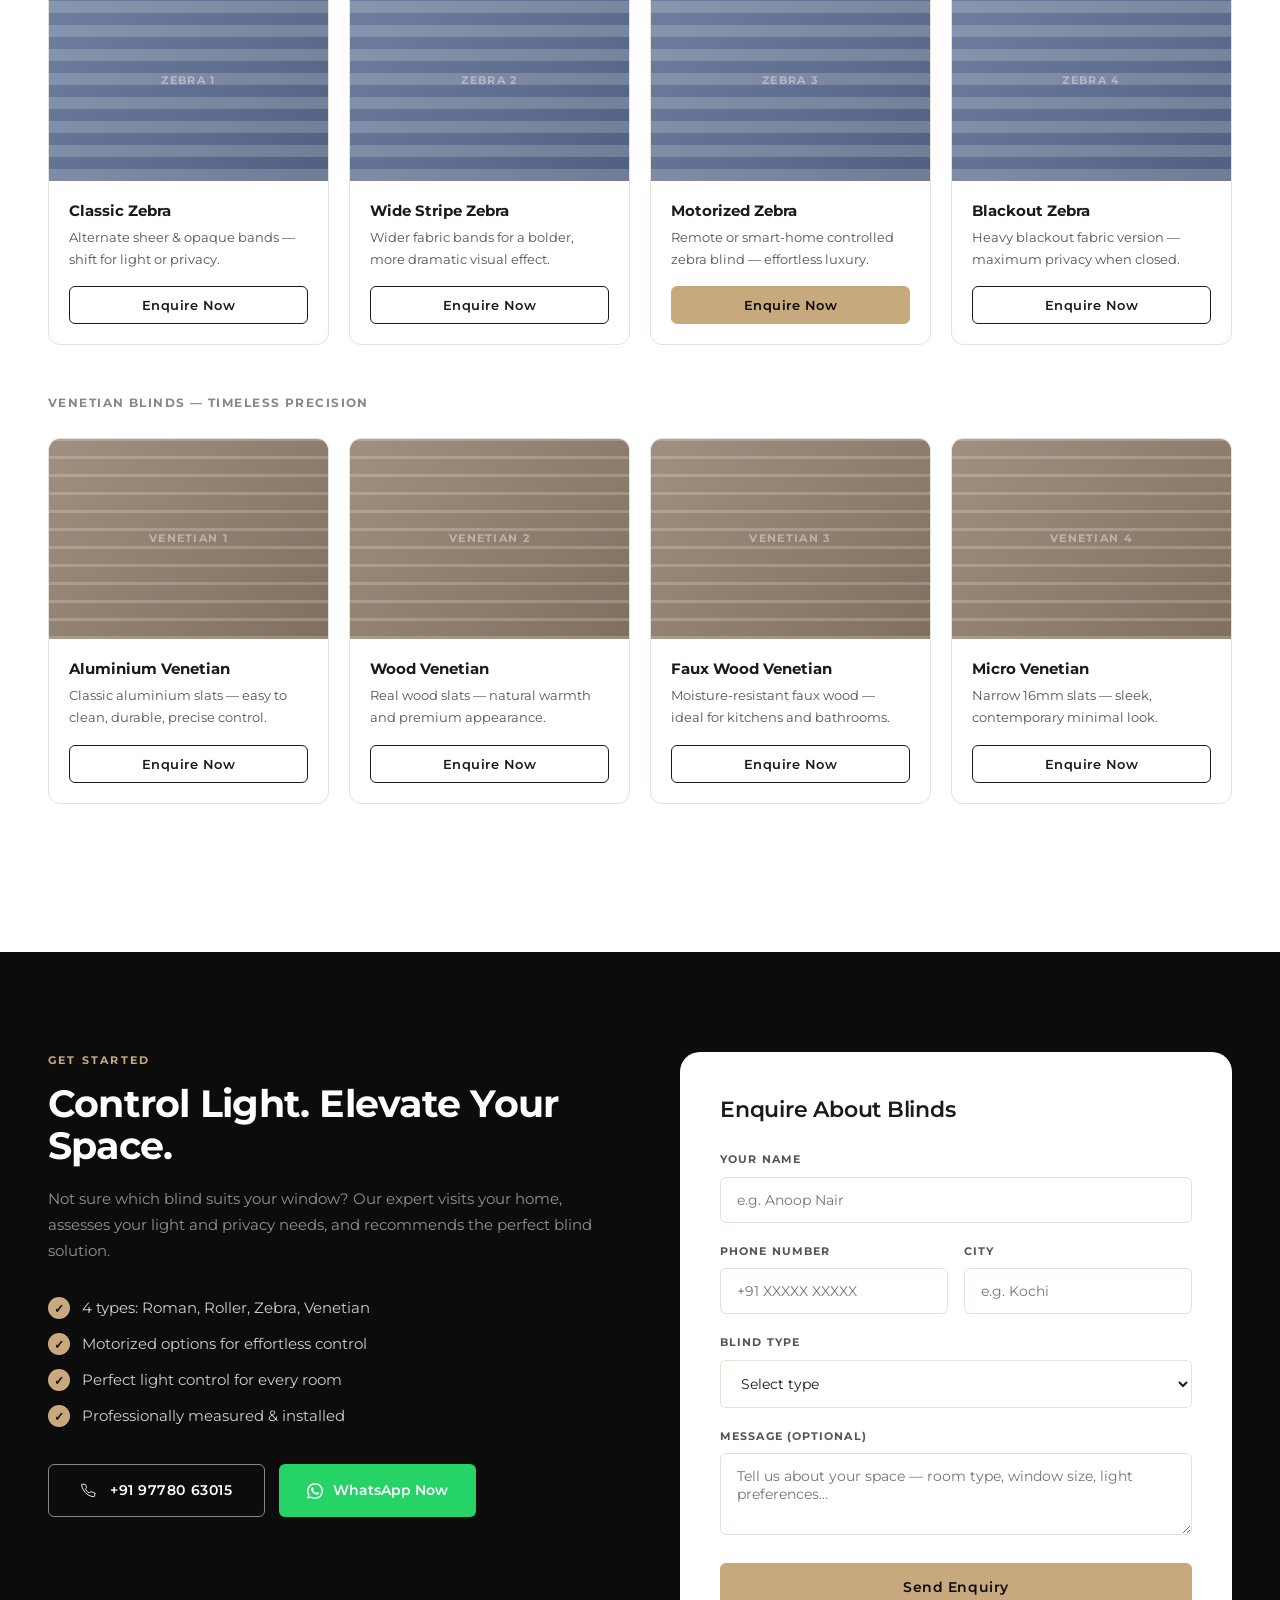
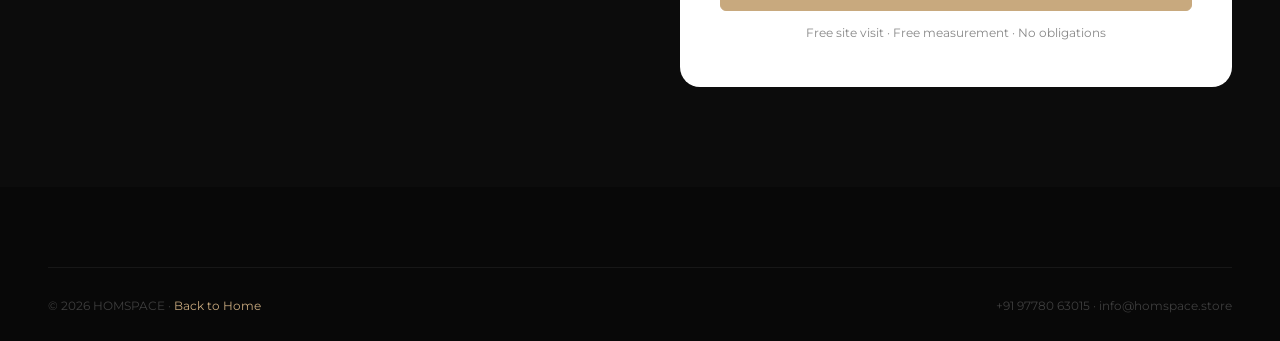
<file: pages/blinds.html>
<!DOCTYPE html>
<html lang="en">
<head>
  <meta charset="UTF-8">
  <meta name="viewport" content="width=device-width, initial-scale=1.0">
  <link rel="icon" type="image/svg+xml" href="../favicon.svg">
  <title>Blinds — HOMSPACE Kerala</title>
  <meta name="description" content="Roman, Roller, Zebra and Venetian blinds. Light control with elegant design. Expert blind installation across Kerala.">
  <link rel="preconnect" href="https://fonts.googleapis.com">
  <link rel="preconnect" href="https://fonts.gstatic.com" crossorigin>
  <link href="https://fonts.googleapis.com/css2?family=Montserrat:ital,wght@0,300;0,400;0,500;0,600;0,700;0,800;0,900&display=swap" rel="stylesheet">
  <link rel="stylesheet" href="../css/style.css">
  <style>
    .bg-roman    { background: linear-gradient(135deg,#C0B098 0%,#A09080 100%); }
    .bg-roller   { background: linear-gradient(135deg,#8090A0 0%,#607080 100%); }
    .bg-zebra    { background: repeating-linear-gradient(0deg,rgba(255,255,255,0.18) 0px,rgba(255,255,255,0.18) 12px,transparent 12px,transparent 24px), linear-gradient(135deg,#7080A0 0%,#506080 100%); }
    .bg-venetian { background: repeating-linear-gradient(0deg,rgba(255,255,255,0.2) 0px,rgba(255,255,255,0.2) 3px,transparent 3px,transparent 18px), linear-gradient(135deg,#A09080 0%,#807060 100%); }
    .product-item-img::after {
      content: attr(data-label);
      position: absolute; inset: 0;
      display: flex; align-items: center; justify-content: center;
      font-size: 11px; font-weight: 700; letter-spacing: 0.12em;
      color: rgba(255,255,255,0.4); text-transform: uppercase;
    }
  </style>
</head>
<body>

  <nav class="navbar solid" id="navbar">
    <div class="nav-container">
      <a href="../index.html" class="nav-logo">HOMSPACE</a>
      <ul class="nav-menu" id="navMenu">
        <li class="nav-item dropdown">
          <a href="#" class="nav-link">Products <span class="dropdown-arrow">▾</span></a>
          <div class="dropdown-menu"><div class="dropdown-grid">
            <a href="wallpaper.html" class="dropdown-item"><span class="di-icon">◈</span><span class="di-text"><strong>Wallpaper</strong><small>100+ designs</small></span></a>
            <a href="wall-panels.html" class="dropdown-item"><span class="di-icon">▣</span><span class="di-text"><strong>Wall Panels</strong><small>7 types</small></span></a>
            <a href="curtains.html" class="dropdown-item"><span class="di-icon">〓</span><span class="di-text"><strong>Curtains</strong><small>6 styles</small></span></a>
            <a href="blinds.html" class="dropdown-item"><span class="di-icon">≡</span><span class="di-text"><strong>Blinds</strong><small>Roman, Roller, Zebra</small></span></a>
            <a href="partition-doors.html" class="dropdown-item"><span class="di-icon">⊟</span><span class="di-text"><strong>Partition Doors</strong><small>Custom</small></span></a>
            <a href="mosquito-nets.html" class="dropdown-item"><span class="di-icon">⊞</span><span class="di-text"><strong>Mosquito Nets</strong><small>Premium</small></span></a>
          </div></div>
        </li>
        <li class="nav-item"><a href="services.html" class="nav-link">Services</a></li>
        <li class="nav-item"><a href="about.html" class="nav-link">About</a></li>
        <li class="nav-item"><a href="contact.html" class="nav-link">Contact</a></li>
      </ul>
      <div class="nav-actions">
        <a href="tel:+919778063015" class="nav-phone">
          <svg width="13" height="13" viewBox="0 0 24 24" fill="none" stroke="currentColor" stroke-width="2" stroke-linecap="round" stroke-linejoin="round"><path d="M22 16.92v3a2 2 0 01-2.18 2 19.79 19.79 0 01-8.63-3.07A19.5 19.5 0 013.95 11a19.79 19.79 0 01-3.07-8.67A2 2 0 012.86 2h3a2 2 0 012 1.72 12.84 12.84 0 00.7 2.81 2 2 0 01-.45 2.11L7.09 9.91a16 16 0 006 6l1.27-1.27a2 2 0 012.11-.45 12.84 12.84 0 002.81.7A2 2 0 0122 16.92z"/></svg>
          +91 97780 63015
        </a>
        <a href="contact.html" class="btn btn-gold btn-sm">Free Consultation</a>
      </div>
      <button class="hamburger" id="hamburger"><span></span><span></span><span></span></button>
    </div>
  </nav>

  <section class="page-hero">
    <div class="container page-hero-content">
      <span class="eyebrow">Our Products</span>
      <h1>Blinds</h1>
      <p>Roman, Roller, Zebra, and Venetian blinds — precise light control, clean aesthetics, and expert installation for homes and offices.</p>
    </div>
  </section>

  <div class="filter-bar">
    <div class="filter-bar-inner">
      <button class="filter-btn active" data-filter="all">All Types</button>
      <button class="filter-btn" data-filter="roman">Roman</button>
      <button class="filter-btn" data-filter="roller">Roller</button>
      <button class="filter-btn" data-filter="zebra">Zebra</button>
      <button class="filter-btn" data-filter="venetian">Venetian</button>
    </div>
  </div>

  <!-- Blinds Comparison Info Bar -->
  <div class="blinds-compare-bar">
    <div class="container">
      <div class="feat-grid-padded" style="background:var(--gold-pale);margin-bottom:0;border-radius:0;">
        <div><p style="font-size:13px;font-weight:700;color:var(--text-dark);margin-bottom:4px;">Roman Blinds</p><p style="font-size:12px;color:var(--text-mid);">Soft fabric folds — warm &amp; elegant</p></div>
        <div><p style="font-size:13px;font-weight:700;color:var(--text-dark);margin-bottom:4px;">Roller Blinds</p><p style="font-size:12px;color:var(--text-mid);">Clean &amp; minimal — office favourite</p></div>
        <div><p style="font-size:13px;font-weight:700;color:var(--text-dark);margin-bottom:4px;">Zebra Blinds</p><p style="font-size:12px;color:var(--text-mid);">Dual layer — light or privacy</p></div>
        <div><p style="font-size:13px;font-weight:700;color:var(--text-dark);margin-bottom:4px;">Venetian Blinds</p><p style="font-size:12px;color:var(--text-mid);">Adjustable slats — precise control</p></div>
      </div>
    </div>
  </div>

  <section class="products-section">
    <div class="container">

      <div data-category="roman">
        <p class="product-category-title">Roman Blinds — Soft &amp; Sophisticated</p>
        <div class="products-listing">
          <div class="product-item"><div class="product-item-img bg-roman" data-label="Roman 1"></div><div class="product-item-info"><h4>Flat Roman</h4><p>Clean flat fold when raised — contemporary and minimal look.</p><button class="btn btn-outline-dark btn-sm btn-full" data-enquire>Enquire Now</button></div></div>
          <div class="product-item"><div class="product-item-img bg-roman" data-label="Roman 2"></div><div class="product-item-info"><h4>Hobbled Roman</h4><p>Cascading fabric folds — traditional and elegant for living rooms.</p><button class="btn btn-outline-dark btn-sm btn-full" data-enquire>Enquire Now</button></div></div>
          <div class="product-item"><div class="product-item-img bg-roman" data-label="Roman 3"></div><div class="product-item-info"><h4>Blackout Roman</h4><p>Full blackout lining — ideal for bedrooms and nurseries.</p><button class="btn btn-outline-dark btn-sm btn-full" data-enquire>Enquire Now</button></div></div>
          <div class="product-item"><div class="product-item-img bg-roman" data-label="Roman 4"></div><div class="product-item-info"><h4>Linen Roman</h4><p>Natural linen texture — brings warmth and organic feel to rooms.</p><button class="btn btn-outline-dark btn-sm btn-full" data-enquire>Enquire Now</button></div></div>
        </div>
      </div>

      <div data-category="roller">
        <p class="product-category-title">Roller Blinds — Clean &amp; Versatile</p>
        <div class="products-listing">
          <div class="product-item"><div class="product-item-img bg-roller" data-label="Roller 1"></div><div class="product-item-info"><h4>Sunscreen Roller</h4><p>Filters UV and glare while maintaining your outside view.</p><button class="btn btn-outline-dark btn-sm btn-full" data-enquire>Enquire Now</button></div></div>
          <div class="product-item"><div class="product-item-img bg-roller" data-label="Roller 2"></div><div class="product-item-info"><h4>Blackout Roller</h4><p>Complete room darkening — perfect for bedrooms and AV rooms.</p><button class="btn btn-outline-dark btn-sm btn-full" data-enquire>Enquire Now</button></div></div>
          <div class="product-item"><div class="product-item-img bg-roller" data-label="Roller 3"></div><div class="product-item-info"><h4>Printed Roller</h4><p>Custom printed designs — add personality to any space.</p><button class="btn btn-outline-dark btn-sm btn-full" data-enquire>Enquire Now</button></div></div>
          <div class="product-item"><div class="product-item-img bg-roller" data-label="Roller 4"></div><div class="product-item-info"><h4>Motorized Roller</h4><p>Automated roller blind with remote or smart home control.</p><button class="btn btn-gold btn-sm btn-full" data-enquire>Enquire Now</button></div></div>
        </div>
      </div>

      <div data-category="zebra">
        <p class="product-category-title">Zebra Blinds — Dual-Layer Light Control</p>
        <div class="products-listing">
          <div class="product-item"><div class="product-item-img bg-zebra" data-label="Zebra 1"></div><div class="product-item-info"><h4>Classic Zebra</h4><p>Alternate sheer &amp; opaque bands — shift for light or privacy.</p><button class="btn btn-outline-dark btn-sm btn-full" data-enquire>Enquire Now</button></div></div>
          <div class="product-item"><div class="product-item-img bg-zebra" data-label="Zebra 2"></div><div class="product-item-info"><h4>Wide Stripe Zebra</h4><p>Wider fabric bands for a bolder, more dramatic visual effect.</p><button class="btn btn-outline-dark btn-sm btn-full" data-enquire>Enquire Now</button></div></div>
          <div class="product-item"><div class="product-item-img bg-zebra" data-label="Zebra 3"></div><div class="product-item-info"><h4>Motorized Zebra</h4><p>Remote or smart-home controlled zebra blind — effortless luxury.</p><button class="btn btn-gold btn-sm btn-full" data-enquire>Enquire Now</button></div></div>
          <div class="product-item"><div class="product-item-img bg-zebra" data-label="Zebra 4"></div><div class="product-item-info"><h4>Blackout Zebra</h4><p>Heavy blackout fabric version — maximum privacy when closed.</p><button class="btn btn-outline-dark btn-sm btn-full" data-enquire>Enquire Now</button></div></div>
        </div>
      </div>

      <div data-category="venetian">
        <p class="product-category-title">Venetian Blinds — Timeless Precision</p>
        <div class="products-listing">
          <div class="product-item"><div class="product-item-img bg-venetian" data-label="Venetian 1"></div><div class="product-item-info"><h4>Aluminium Venetian</h4><p>Classic aluminium slats — easy to clean, durable, precise control.</p><button class="btn btn-outline-dark btn-sm btn-full" data-enquire>Enquire Now</button></div></div>
          <div class="product-item"><div class="product-item-img bg-venetian" data-label="Venetian 2"></div><div class="product-item-info"><h4>Wood Venetian</h4><p>Real wood slats — natural warmth and premium appearance.</p><button class="btn btn-outline-dark btn-sm btn-full" data-enquire>Enquire Now</button></div></div>
          <div class="product-item"><div class="product-item-img bg-venetian" data-label="Venetian 3"></div><div class="product-item-info"><h4>Faux Wood Venetian</h4><p>Moisture-resistant faux wood — ideal for kitchens and bathrooms.</p><button class="btn btn-outline-dark btn-sm btn-full" data-enquire>Enquire Now</button></div></div>
          <div class="product-item"><div class="product-item-img bg-venetian" data-label="Venetian 4"></div><div class="product-item-info"><h4>Micro Venetian</h4><p>Narrow 16mm slats — sleek, contemporary minimal look.</p><button class="btn btn-outline-dark btn-sm btn-full" data-enquire>Enquire Now</button></div></div>
        </div>
      </div>

    </div>
  </section>

  <section class="product-cta" id="enquire">
    <div class="container">
      <div class="product-cta-grid">
        <div class="product-cta-left">
          <span class="eyebrow">Get Started</span>
          <h2>Control Light. Elevate Your Space.</h2>
          <p>Not sure which blind suits your window? Our expert visits your home, assesses your light and privacy needs, and recommends the perfect blind solution.</p>
          <ul class="cta-checklist">
            <li>4 types: Roman, Roller, Zebra, Venetian</li>
            <li>Motorized options for effortless control</li>
            <li>Perfect light control for every room</li>
            <li>Professionally measured &amp; installed</li>
          </ul>
          <div class="product-cta-btns">
            <a href="tel:+919778063015" class="btn btn-outline-white">
              <svg width="15" height="15" viewBox="0 0 24 24" fill="none" stroke="currentColor" stroke-width="1.5" stroke-linecap="round" style="margin-right:6px"><path d="M22 16.92v3a2 2 0 01-2.18 2 19.79 19.79 0 01-8.63-3.07A19.5 19.5 0 013.95 11a19.79 19.79 0 01-3.07-8.67A2 2 0 012.86 2h3a2 2 0 012 1.72 12.84 12.84 0 00.7 2.81 2 2 0 01-.45 2.11L7.09 9.91a16 16 0 006 6l1.27-1.27a2 2 0 012.11-.45 12.84 12.84 0 002.81.7A2 2 0 0122 16.92z"/></svg>
              +91 97780 63015
            </a>
            <a href="https://wa.me/919778063015?text=Hi%20HOMSPACE!%20I%27d%20like%20to%20enquire%20about%20Blinds." class="btn-whatsapp" target="_blank" rel="noopener">
              <svg width="16" height="16" viewBox="0 0 24 24" fill="currentColor"><path d="M17.472 14.382c-.297-.149-1.758-.867-2.03-.967-.273-.099-.471-.148-.67.15-.197.297-.767.966-.94 1.164-.173.199-.347.223-.644.075-.297-.15-1.255-.463-2.39-1.475-.883-.788-1.48-1.761-1.653-2.059-.173-.297-.018-.458.13-.606.134-.133.298-.347.446-.52.149-.174.198-.298.298-.497.099-.198.05-.371-.025-.52-.075-.149-.669-1.612-.916-2.207-.242-.579-.487-.5-.669-.51-.173-.008-.371-.01-.57-.01-.198 0-.52.074-.792.372-.272.297-1.04 1.016-1.04 2.479 0 1.462 1.065 2.875 1.213 3.074.149.198 2.096 3.2 5.077 4.487.709.306 1.262.489 1.694.625.712.227 1.36.195 1.871.118.571-.085 1.758-.719 2.006-1.413.248-.694.248-1.289.173-1.413-.074-.124-.272-.198-.57-.347z"/><path d="M12 0C5.373 0 0 5.373 0 12c0 2.125.558 4.118 1.532 5.845L.054 23.625 6.012 22.12A11.953 11.953 0 0012 24c6.627 0 12-5.373 12-12S18.627 0 12 0zm0 21.818a9.814 9.814 0 01-5.002-1.37l-.357-.213-3.713.974.993-3.63-.232-.374A9.817 9.817 0 012.182 12C2.182 6.573 6.573 2.182 12 2.182c5.428 0 9.818 4.39 9.818 9.818 0 5.427-4.39 9.818-9.818 9.818z"/></svg>
              WhatsApp Now
            </a>
          </div>
        </div>
        <div>
          <form class="enquiry-form">
            <h3>Enquire About Blinds</h3>
            <div class="form-group">
              <label>Your Name</label>
              <input type="text" placeholder="e.g. Anoop Nair" required>
            </div>
            <div class="form-row">
              <div class="form-group">
                <label>Phone Number</label>
                <input type="tel" placeholder="+91 XXXXX XXXXX" required>
              </div>
              <div class="form-group">
                <label>City</label>
                <input type="text" placeholder="e.g. Kochi">
              </div>
            </div>
            <div class="form-group">
              <label>Blind Type</label>
              <select>
                <option value="">Select type</option>
                <option>Roman Blinds</option>
                <option>Roller Blinds</option>
                <option>Zebra Blinds</option>
                <option>Venetian Blinds</option>
                <option>Not Sure — Need Advice</option>
              </select>
            </div>
            <div class="form-group">
              <label>Message (optional)</label>
              <textarea placeholder="Tell us about your space — room type, window size, light preferences…" rows="3"></textarea>
            </div>
            <button type="submit" class="btn btn-gold btn-full">Send Enquiry</button>
            <p class="form-note">Free site visit · Free measurement · No obligations</p>
          </form>
        </div>
      </div>
    </div>
  </section>

  <footer class="footer"><div class="container"><div class="footer-bottom" style="border-top:1px solid rgba(255,255,255,0.06);padding-top:28px;">
    <p>&copy; 2026 HOMSPACE · <a href="../index.html" style="color:var(--gold);">Back to Home</a></p>
    <p>+91 97780 63015 · info@homspace.store</p>
  </div></div></footer>
  <script src="../js/main.js"></script>
</body>
</html>
</file>
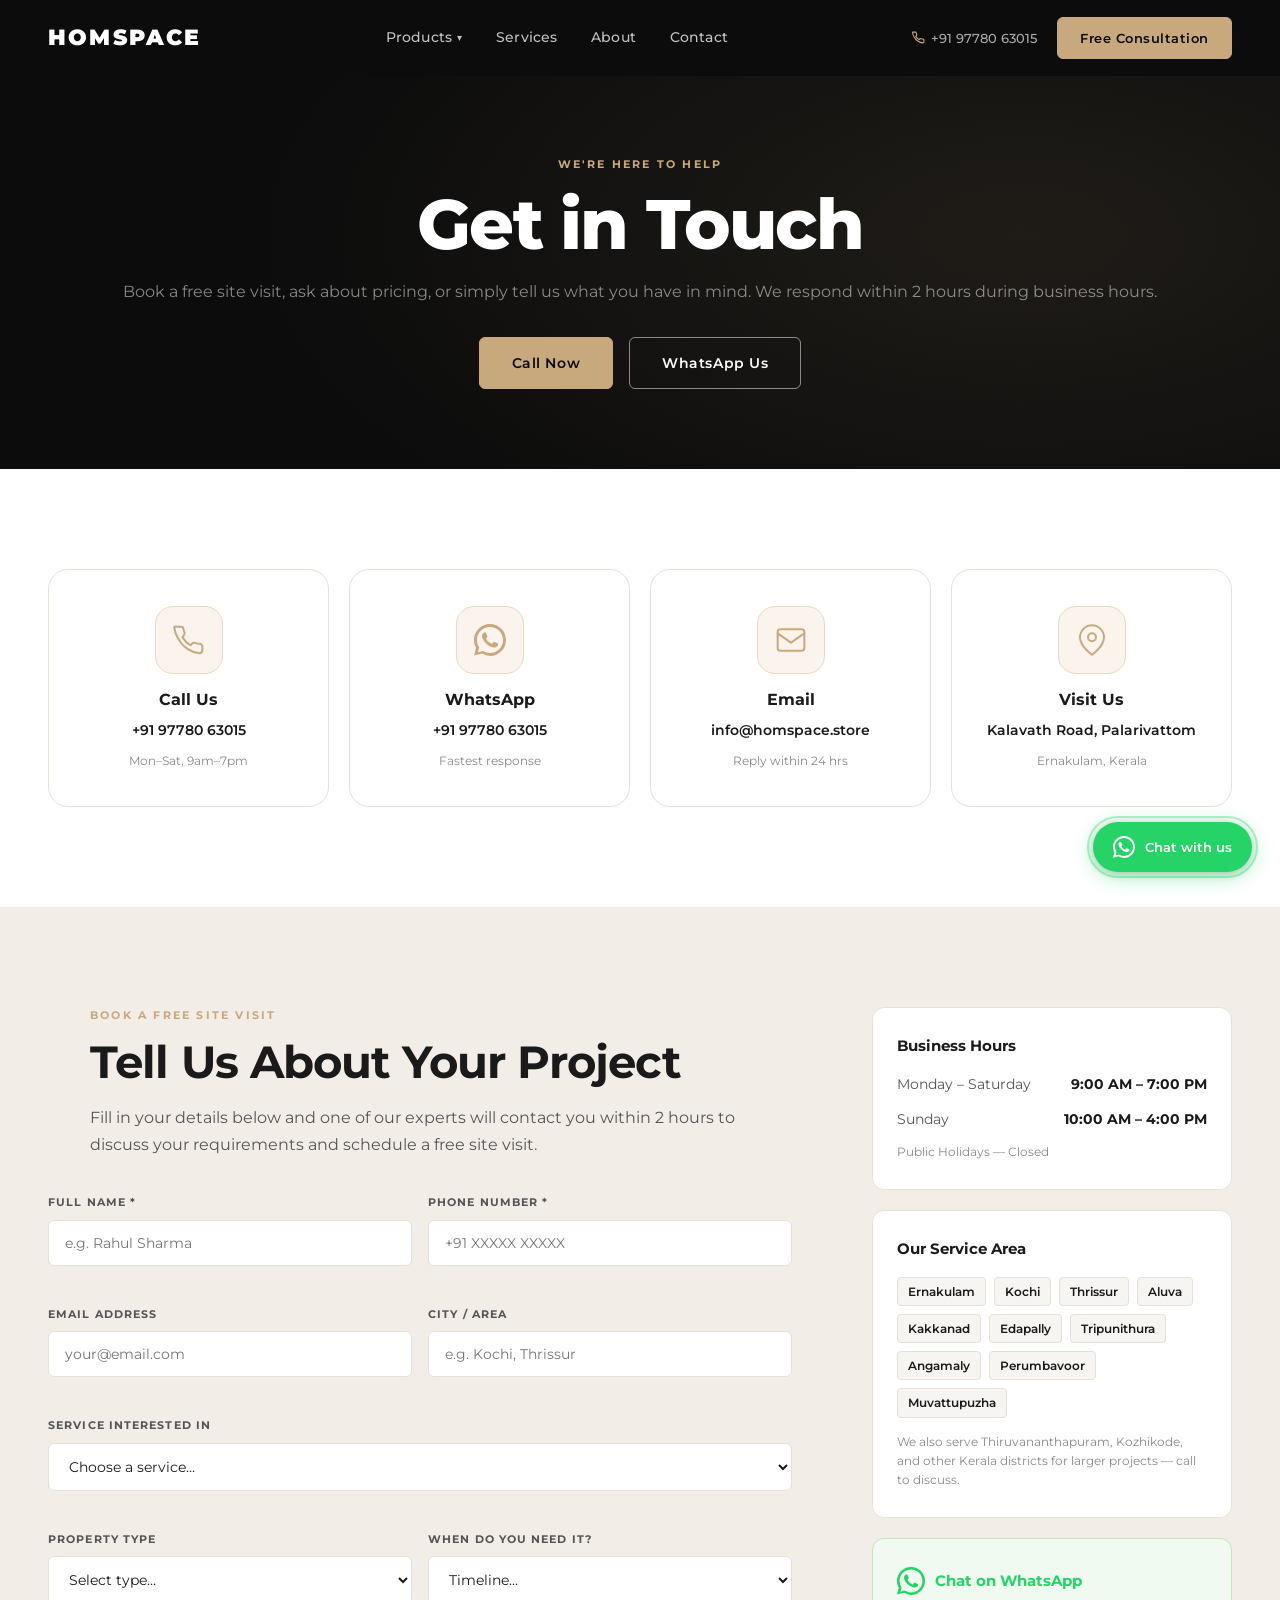
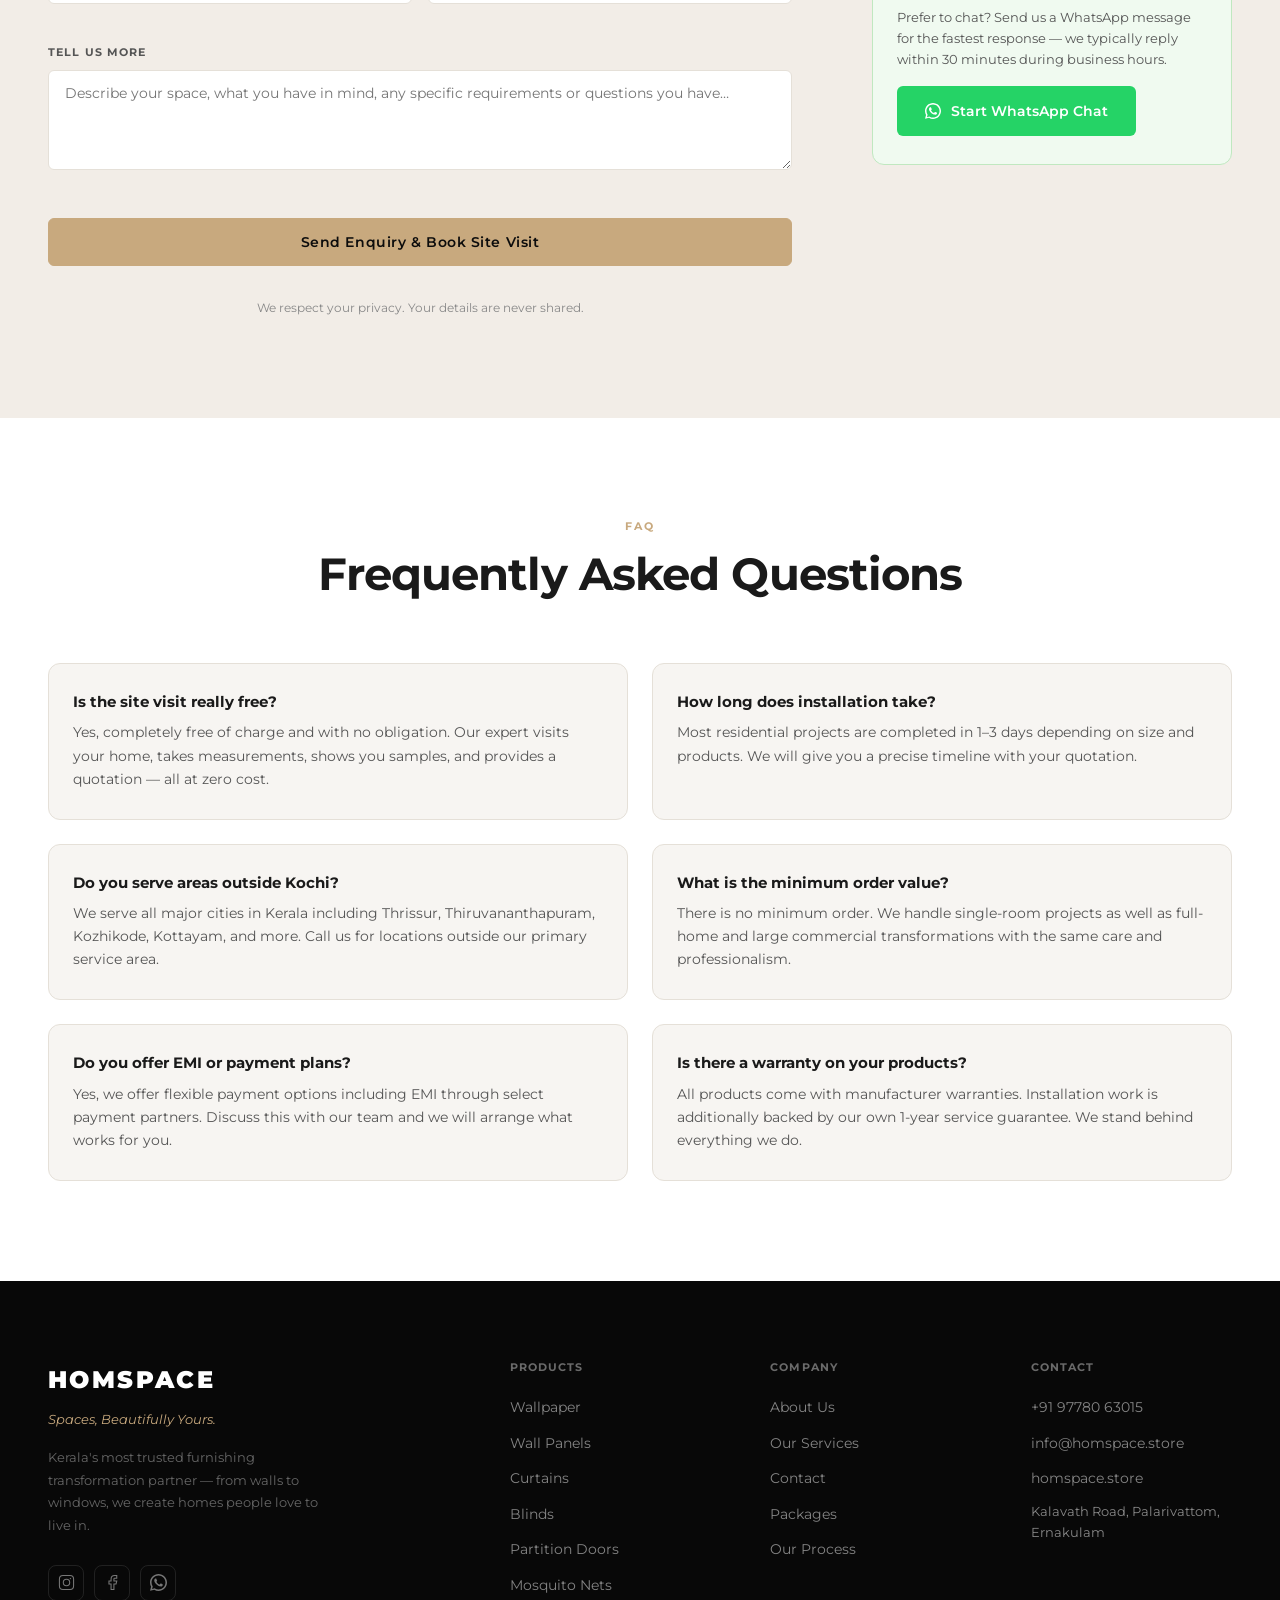
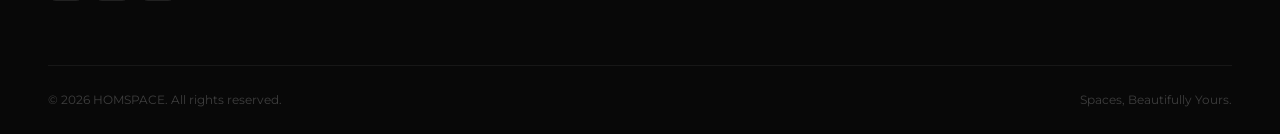
<file: pages/contact.html>
<!DOCTYPE html>
<html lang="en">
<head>
  <meta charset="UTF-8">
  <meta name="viewport" content="width=device-width, initial-scale=1.0">
  <link rel="icon" type="image/svg+xml" href="../favicon.svg">
  <title>Contact Us — HOMSPACE Kerala Furnishing</title>
  <meta name="description" content="Get in touch with HOMSPACE Kerala — book a free site visit, get a quote, or ask us anything about wallpaper, curtains, blinds and complete furnishing.">
  <link rel="icon" type="image/png" href="../assets/logo.png">
  <link rel="preconnect" href="https://fonts.googleapis.com">
  <link rel="preconnect" href="https://fonts.gstatic.com" crossorigin>
  <link href="https://fonts.googleapis.com/css2?family=Montserrat:ital,wght@0,200;0,300;0,400;0,500;0,600;0,700;0,800;0,900;1,300&display=swap" rel="stylesheet">
  <link rel="stylesheet" href="../css/style.css">
</head>
<body>

<nav class="navbar solid" id="navbar">
  <div class="nav-container">
    <a href="../index.html" class="nav-logo">HOMSPACE</a>
    <ul class="nav-menu" id="navMenu">
      <li class="nav-item dropdown">
        <a href="#" class="nav-link">Products <span class="dropdown-arrow">▾</span></a>
        <div class="dropdown-menu"><div class="dropdown-grid">
          <a href="wallpaper.html" class="dropdown-item"><span class="di-icon">◈</span><span class="di-text"><strong>Wallpaper</strong><small>100+ designs · 5 tiers</small></span></a>
          <a href="wall-panels.html" class="dropdown-item"><span class="di-icon">▣</span><span class="di-text"><strong>Wall Panels</strong><small>WPC, PVC, Decorative</small></span></a>
          <a href="curtains.html" class="dropdown-item"><span class="di-icon">〓</span><span class="di-text"><strong>Curtains</strong><small>Ripple, Pleated, Motorized</small></span></a>
          <a href="blinds.html" class="dropdown-item"><span class="di-icon">≡</span><span class="di-text"><strong>Blinds</strong><small>Roman, Roller, Zebra</small></span></a>
          <a href="partition-doors.html" class="dropdown-item"><span class="di-icon">⊟</span><span class="di-text"><strong>Partition Doors</strong><small>Folding, Sliding, Glass</small></span></a>
          <a href="mosquito-nets.html" class="dropdown-item"><span class="di-icon">⊞</span><span class="di-text"><strong>Mosquito Nets</strong><small>Premium protection</small></span></a>
        </div></div>
      </li>
      <li class="nav-item"><a href="services.html" class="nav-link">Services</a></li>
      <li class="nav-item"><a href="about.html" class="nav-link">About</a></li>
      <li class="nav-item"><a href="contact.html" class="nav-link active">Contact</a></li>
    </ul>
    <div class="nav-actions">
      <a href="tel:+919778063015" class="nav-phone">
        <svg width="13" height="13" viewBox="0 0 24 24" fill="none" stroke="currentColor" stroke-width="2" stroke-linecap="round" stroke-linejoin="round"><path d="M22 16.92v3a2 2 0 01-2.18 2 19.79 19.79 0 01-8.63-3.07A19.5 19.5 0 013.95 11a19.79 19.79 0 01-3.07-8.67A2 2 0 012.86 2h3a2 2 0 012 1.72 12.84 12.84 0 00.7 2.81 2 2 0 01-.45 2.11L7.09 9.91a16 16 0 006 6l1.27-1.27a2 2 0 012.11-.45 12.84 12.84 0 002.81.7A2 2 0 0122 16.92z"/></svg>
        +91 97780 63015
      </a>
      <a href="contact.html" class="btn btn-gold btn-sm">Free Consultation</a>
    </div>
    <button class="hamburger" id="hamburger"><span></span><span></span><span></span></button>
  </div>
</nav>

<!-- ══ PAGE HERO ═══════════════════════════════════════════ -->
<section class="page-hero page-hero-contact">
  <div class="container page-hero-content">
    <span class="eyebrow">We're Here to Help</span>
    <h1>Get in Touch</h1>
    <p>Book a free site visit, ask about pricing, or simply tell us what you have in mind. We respond within 2 hours during business hours.</p>
    <div class="contact-hero-btns">
      <a href="tel:+919778063015" class="btn btn-gold">Call Now</a>
      <a href="https://wa.me/919778063015?text=Hi%20HOMSPACE!%20I%27d%20like%20to%20get%20a%20quote." class="btn btn-outline-white" target="_blank">WhatsApp Us</a>
    </div>
  </div>
</section>

<!-- ══ QUICK CONTACT CARDS ══════════════════════════════════ -->
<section class="section" id="contact">
  <div class="container">
    <div class="contact-cards-grid">
      <a href="tel:+919778063015" class="contact-card fade-up">
        <div class="contact-card-icon">
          <svg width="32" height="32" viewBox="0 0 24 24" fill="none" stroke="currentColor" stroke-width="1.5" stroke-linecap="round" stroke-linejoin="round"><path d="M22 16.92v3a2 2 0 01-2.18 2 19.79 19.79 0 01-8.63-3.07A19.5 19.5 0 013.95 11a19.79 19.79 0 01-3.07-8.67A2 2 0 012.86 2h3a2 2 0 012 1.72 12.84 12.84 0 00.7 2.81 2 2 0 01-.45 2.11L7.09 9.91a16 16 0 006 6l1.27-1.27a2 2 0 012.11-.45 12.84 12.84 0 002.81.7A2 2 0 0122 16.92z"/></svg>
        </div>
        <h4>Call Us</h4>
        <p>+91 97780 63015</p>
        <span class="contact-card-hint">Mon–Sat, 9am–7pm</span>
      </a>
      <a href="https://wa.me/919778063015" class="contact-card fade-up fade-up-delay-1" target="_blank" rel="noopener">
        <div class="contact-card-icon">
          <svg width="32" height="32" viewBox="0 0 24 24" fill="currentColor"><path d="M17.472 14.382c-.297-.149-1.758-.867-2.03-.967-.273-.099-.471-.148-.67.15-.197.297-.767.966-.94 1.164-.173.199-.347.223-.644.075-.297-.15-1.255-.463-2.39-1.475-.883-.788-1.48-1.761-1.653-2.059-.173-.297-.018-.458.13-.606.134-.133.298-.347.446-.52.149-.174.198-.298.298-.497.099-.198.05-.371-.025-.52-.075-.149-.669-1.612-.916-2.207-.242-.579-.487-.5-.669-.51-.173-.008-.371-.01-.57-.01-.198 0-.52.074-.792.372-.272.297-1.04 1.016-1.04 2.479 0 1.462 1.065 2.875 1.213 3.074.149.198 2.096 3.2 5.077 4.487.709.306 1.262.489 1.694.625.712.227 1.36.195 1.871.118.571-.085 1.758-.719 2.006-1.413.248-.694.248-1.289.173-1.413-.074-.124-.272-.198-.57-.347z"/><path d="M12 0C5.373 0 0 5.373 0 12c0 2.125.558 4.118 1.532 5.845L.054 23.625 6.012 22.12A11.953 11.953 0 0012 24c6.627 0 12-5.373 12-12S18.627 0 12 0zm0 21.818a9.814 9.814 0 01-5.002-1.37l-.357-.213-3.713.974.993-3.63-.232-.374A9.817 9.817 0 012.182 12C2.182 6.573 6.573 2.182 12 2.182c5.428 0 9.818 4.39 9.818 9.818 0 5.427-4.39 9.818-9.818 9.818z"/></svg>
        </div>
        <h4>WhatsApp</h4>
        <p>+91 97780 63015</p>
        <span class="contact-card-hint">Fastest response</span>
      </a>
      <a href="mailto:info@homspace.store" class="contact-card fade-up fade-up-delay-2">
        <div class="contact-card-icon">
          <svg width="32" height="32" viewBox="0 0 24 24" fill="none" stroke="currentColor" stroke-width="1.5" stroke-linecap="round" stroke-linejoin="round"><rect x="2" y="4" width="20" height="16" rx="2"/><path d="M2 7l10 7 10-7"/></svg>
        </div>
        <h4>Email</h4>
        <p>info@homspace.store</p>
        <span class="contact-card-hint">Reply within 24 hrs</span>
      </a>
      <div class="contact-card no-link fade-up fade-up-delay-3">
        <div class="contact-card-icon">
          <svg width="32" height="32" viewBox="0 0 24 24" fill="none" stroke="currentColor" stroke-width="1.5" stroke-linecap="round" stroke-linejoin="round"><path d="M21 10c0 7-9 13-9 13s-9-6-9-13a9 9 0 0118 0z"/><circle cx="12" cy="10" r="3"/></svg>
        </div>
        <h4>Visit Us</h4>
        <p>Kalavath Road, Palarivattom</p>
        <span class="contact-card-hint">Ernakulam, Kerala</span>
      </div>
    </div>
  </div>
</section>

<!-- ══ MAIN CONTACT FORM ═══════════════════════════════════ -->
<section class="section-warm section">
  <div class="container">
    <div class="contact-main-grid">
      <!-- Left: form -->
      <div class="contact-form-col fade-up">
        <div class="section-header" style="text-align:left;margin-bottom:36px;">
          <span class="eyebrow">Book a Free Site Visit</span>
          <h2>Tell Us About Your Project</h2>
          <p>Fill in your details below and one of our experts will contact you within 2 hours to discuss your requirements and schedule a free site visit.</p>
        </div>
        <form class="contact-big-form" id="contactForm">
          <div class="form-row">
            <div class="form-group">
              <label for="cf-name">Full Name *</label>
              <input type="text" id="cf-name" placeholder="e.g. Rahul Sharma" required>
            </div>
            <div class="form-group">
              <label for="cf-phone">Phone Number *</label>
              <input type="tel" id="cf-phone" placeholder="+91 XXXXX XXXXX" required>
            </div>
          </div>
          <div class="form-row">
            <div class="form-group">
              <label for="cf-email">Email Address</label>
              <input type="email" id="cf-email" placeholder="your@email.com">
            </div>
            <div class="form-group">
              <label for="cf-city">City / Area</label>
              <input type="text" id="cf-city" placeholder="e.g. Kochi, Thrissur">
            </div>
          </div>
          <div class="form-group">
            <label for="cf-service">Service Interested In</label>
            <select id="cf-service">
              <option value="">Choose a service…</option>
              <option>Wallpaper</option>
              <option>Wall Panels</option>
              <option>Curtains</option>
              <option>Blinds</option>
              <option>Partition Doors</option>
              <option>Mosquito Nets</option>
              <option>Full Home Package</option>
              <option>Commercial / Office Project</option>
              <option>Multiple Services</option>
            </select>
          </div>
          <div class="form-row">
            <div class="form-group">
              <label for="cf-property">Property Type</label>
              <select id="cf-property">
                <option value="">Select type…</option>
                <option>Apartment</option>
                <option>Independent House / Villa</option>
                <option>Office / Commercial</option>
                <option>Hotel / Hospitality</option>
                <option>Clinic / Hospital</option>
                <option>Other</option>
              </select>
            </div>
            <div class="form-group">
              <label for="cf-timeline">When Do You Need It?</label>
              <select id="cf-timeline">
                <option value="">Timeline…</option>
                <option>Immediately</option>
                <option>Within 1 Month</option>
                <option>1–3 Months</option>
                <option>Planning Stage</option>
              </select>
            </div>
          </div>
          <div class="form-group">
            <label for="cf-message">Tell Us More</label>
            <textarea id="cf-message" rows="4" placeholder="Describe your space, what you have in mind, any specific requirements or questions you have…"></textarea>
          </div>
          <button type="submit" class="btn btn-gold btn-full">Send Enquiry &amp; Book Site Visit</button>
          <p class="form-note">We respect your privacy. Your details are never shared.</p>
        </form>
      </div>

      <!-- Right: info sidebar -->
      <div class="contact-info-col fade-up">
        <div class="contact-info-card">
          <h4>Business Hours</h4>
          <ul class="hours-list">
            <li><span>Monday – Saturday</span><strong>9:00 AM – 7:00 PM</strong></li>
            <li><span>Sunday</span><strong>10:00 AM – 4:00 PM</strong></li>
            <li class="hours-note">Public Holidays — Closed</li>
          </ul>
        </div>

        <div class="contact-info-card">
          <h4>Our Service Area</h4>
          <div class="service-areas">
            <span>Ernakulam</span><span>Kochi</span><span>Thrissur</span>
            <span>Aluva</span><span>Kakkanad</span><span>Edapally</span>
            <span>Tripunithura</span><span>Angamaly</span><span>Perumbavoor</span>
            <span>Muvattupuzha</span>
          </div>
          <p class="service-areas-note">We also serve Thiruvananthapuram, Kozhikode, and other Kerala districts for larger projects — call to discuss.</p>
        </div>

        <div class="contact-info-card whatsapp-card">
          <div class="wa-card-header">
            <svg width="28" height="28" viewBox="0 0 24 24" fill="currentColor"><path d="M17.472 14.382c-.297-.149-1.758-.867-2.03-.967-.273-.099-.471-.148-.67.15-.197.297-.767.966-.94 1.164-.173.199-.347.223-.644.075-.297-.15-1.255-.463-2.39-1.475-.883-.788-1.48-1.761-1.653-2.059-.173-.297-.018-.458.13-.606.134-.133.298-.347.446-.52.149-.174.198-.298.298-.497.099-.198.05-.371-.025-.52-.075-.149-.669-1.612-.916-2.207-.242-.579-.487-.5-.669-.51-.173-.008-.371-.01-.57-.01-.198 0-.52.074-.792.372-.272.297-1.04 1.016-1.04 2.479 0 1.462 1.065 2.875 1.213 3.074.149.198 2.096 3.2 5.077 4.487.709.306 1.262.489 1.694.625.712.227 1.36.195 1.871.118.571-.085 1.758-.719 2.006-1.413.248-.694.248-1.289.173-1.413-.074-.124-.272-.198-.57-.347z"/><path d="M12 0C5.373 0 0 5.373 0 12c0 2.125.558 4.118 1.532 5.845L.054 23.625 6.012 22.12A11.953 11.953 0 0012 24c6.627 0 12-5.373 12-12S18.627 0 12 0zm0 21.818a9.814 9.814 0 01-5.002-1.37l-.357-.213-3.713.974.993-3.63-.232-.374A9.817 9.817 0 012.182 12C2.182 6.573 6.573 2.182 12 2.182c5.428 0 9.818 4.39 9.818 9.818 0 5.427-4.39 9.818-9.818 9.818z"/></svg>
            <span>Chat on WhatsApp</span>
          </div>
          <p>Prefer to chat? Send us a WhatsApp message for the fastest response — we typically reply within 30 minutes during business hours.</p>
          <a href="https://wa.me/919778063015?text=Hi%20HOMSPACE!%20I%27d%20like%20to%20know%20more%20about%20your%20services." class="btn-whatsapp" target="_blank" rel="noopener">
            <svg width="16" height="16" viewBox="0 0 24 24" fill="currentColor"><path d="M17.472 14.382c-.297-.149-1.758-.867-2.03-.967-.273-.099-.471-.148-.67.15-.197.297-.767.966-.94 1.164-.173.199-.347.223-.644.075-.297-.15-1.255-.463-2.39-1.475-.883-.788-1.48-1.761-1.653-2.059-.173-.297-.018-.458.13-.606.134-.133.298-.347.446-.52.149-.174.198-.298.298-.497.099-.198.05-.371-.025-.52-.075-.149-.669-1.612-.916-2.207-.242-.579-.487-.5-.669-.51-.173-.008-.371-.01-.57-.01-.198 0-.52.074-.792.372-.272.297-1.04 1.016-1.04 2.479 0 1.462 1.065 2.875 1.213 3.074.149.198 2.096 3.2 5.077 4.487.709.306 1.262.489 1.694.625.712.227 1.36.195 1.871.118.571-.085 1.758-.719 2.006-1.413.248-.694.248-1.289.173-1.413-.074-.124-.272-.198-.57-.347z"/><path d="M12 0C5.373 0 0 5.373 0 12c0 2.125.558 4.118 1.532 5.845L.054 23.625 6.012 22.12A11.953 11.953 0 0012 24c6.627 0 12-5.373 12-12S18.627 0 12 0zm0 21.818a9.814 9.814 0 01-5.002-1.37l-.357-.213-3.713.974.993-3.63-.232-.374A9.817 9.817 0 012.182 12C2.182 6.573 6.573 2.182 12 2.182c5.428 0 9.818 4.39 9.818 9.818 0 5.427-4.39 9.818-9.818 9.818z"/></svg>
            Start WhatsApp Chat
          </a>
        </div>
      </div>
    </div>
  </div>
</section>

<!-- ══ FAQ ══════════════════════════════════════════════════ -->
<section class="section">
  <div class="container">
    <div class="section-header fade-up">
      <span class="eyebrow">FAQ</span>
      <h2>Frequently Asked Questions</h2>
    </div>
    <div class="faq-grid">
      <div class="faq-item fade-up">
        <h4>Is the site visit really free?</h4>
        <p>Yes, completely free of charge and with no obligation. Our expert visits your home, takes measurements, shows you samples, and provides a quotation — all at zero cost.</p>
      </div>
      <div class="faq-item fade-up fade-up-delay-1">
        <h4>How long does installation take?</h4>
        <p>Most residential projects are completed in 1–3 days depending on size and products. We will give you a precise timeline with your quotation.</p>
      </div>
      <div class="faq-item fade-up fade-up-delay-2">
        <h4>Do you serve areas outside Kochi?</h4>
        <p>We serve all major cities in Kerala including Thrissur, Thiruvananthapuram, Kozhikode, Kottayam, and more. Call us for locations outside our primary service area.</p>
      </div>
      <div class="faq-item fade-up fade-up-delay-3">
        <h4>What is the minimum order value?</h4>
        <p>There is no minimum order. We handle single-room projects as well as full-home and large commercial transformations with the same care and professionalism.</p>
      </div>
      <div class="faq-item fade-up">
        <h4>Do you offer EMI or payment plans?</h4>
        <p>Yes, we offer flexible payment options including EMI through select payment partners. Discuss this with our team and we will arrange what works for you.</p>
      </div>
      <div class="faq-item fade-up fade-up-delay-1">
        <h4>Is there a warranty on your products?</h4>
        <p>All products come with manufacturer warranties. Installation work is additionally backed by our own 1-year service guarantee. We stand behind everything we do.</p>
      </div>
    </div>
  </div>
</section>

<footer class="footer">
  <div class="container">
    <div class="footer-grid">
      <div class="footer-brand">
        <div class="footer-logo">HOMSPACE</div>
        <p class="footer-tagline">Spaces, Beautifully Yours.</p>
        <p class="footer-desc">Kerala's most trusted furnishing transformation partner — from walls to windows, we create homes people love to live in.</p>
        <div class="social-links">
          <a href="#" aria-label="Instagram"><svg width="17" height="17" viewBox="0 0 24 24" fill="none" stroke="currentColor" stroke-width="1.5"><rect x="2" y="2" width="20" height="20" rx="5"/><circle cx="12" cy="12" r="4.5"/><circle cx="17.5" cy="6.5" r="1" fill="currentColor" stroke="none"/></svg></a>
          <a href="#" aria-label="Facebook"><svg width="17" height="17" viewBox="0 0 24 24" fill="none" stroke="currentColor" stroke-width="1.5"><path d="M18 2h-3a5 5 0 00-5 5v3H7v4h3v8h4v-8h3l1-4h-4V7a1 1 0 011-1h3z"/></svg></a>
          <a href="https://wa.me/919778063015" aria-label="WhatsApp"><svg width="17" height="17" viewBox="0 0 24 24" fill="currentColor"><path d="M17.472 14.382c-.297-.149-1.758-.867-2.03-.967-.273-.099-.471-.148-.67.15-.197.297-.767.966-.94 1.164-.173.199-.347.223-.644.075-.297-.15-1.255-.463-2.39-1.475-.883-.788-1.48-1.761-1.653-2.059-.173-.297-.018-.458.13-.606.134-.133.298-.347.446-.52.149-.174.198-.298.298-.497.099-.198.05-.371-.025-.52-.075-.149-.669-1.612-.916-2.207-.242-.579-.487-.5-.669-.51-.173-.008-.371-.01-.57-.01-.198 0-.52.074-.792.372-.272.297-1.04 1.016-1.04 2.479 0 1.462 1.065 2.875 1.213 3.074.149.198 2.096 3.2 5.077 4.487.709.306 1.262.489 1.694.625.712.227 1.36.195 1.871.118.571-.085 1.758-.719 2.006-1.413.248-.694.248-1.289.173-1.413-.074-.124-.272-.198-.57-.347z"/><path d="M12 0C5.373 0 0 5.373 0 12c0 2.125.558 4.118 1.532 5.845L.054 23.625 6.012 22.12A11.953 11.953 0 0012 24c6.627 0 12-5.373 12-12S18.627 0 12 0zm0 21.818a9.814 9.814 0 01-5.002-1.37l-.357-.213-3.713.974.993-3.63-.232-.374A9.817 9.817 0 012.182 12C2.182 6.573 6.573 2.182 12 2.182c5.428 0 9.818 4.39 9.818 9.818 0 5.427-4.39 9.818-9.818 9.818z"/></svg></a>
        </div>
      </div>
      <div class="footer-links"><h5>Products</h5><ul><li><a href="wallpaper.html">Wallpaper</a></li><li><a href="wall-panels.html">Wall Panels</a></li><li><a href="curtains.html">Curtains</a></li><li><a href="blinds.html">Blinds</a></li><li><a href="partition-doors.html">Partition Doors</a></li><li><a href="mosquito-nets.html">Mosquito Nets</a></li></ul></div>
      <div class="footer-links"><h5>Company</h5><ul><li><a href="about.html">About Us</a></li><li><a href="services.html">Our Services</a></li><li><a href="contact.html">Contact</a></li><li><a href="../index.html#packages">Packages</a></li><li><a href="../index.html#process">Our Process</a></li></ul></div>
      <div class="footer-links"><h5>Contact</h5><ul><li><a href="tel:+919778063015">+91 97780 63015</a></li><li><a href="mailto:info@homspace.store">info@homspace.store</a></li><li><a href="https://homspace.store" target="_blank">homspace.store</a></li><li style="color:var(--text-light);font-size:13px;">Kalavath Road, Palarivattom, Ernakulam</li></ul></div>
    </div>
    <div class="footer-bottom"><p>&copy; 2026 HOMSPACE. All rights reserved.</p><p>Spaces, Beautifully Yours.</p></div>
  </div>
</footer>

<script src="../js/main.js"></script>
</body>
</html>
</file>
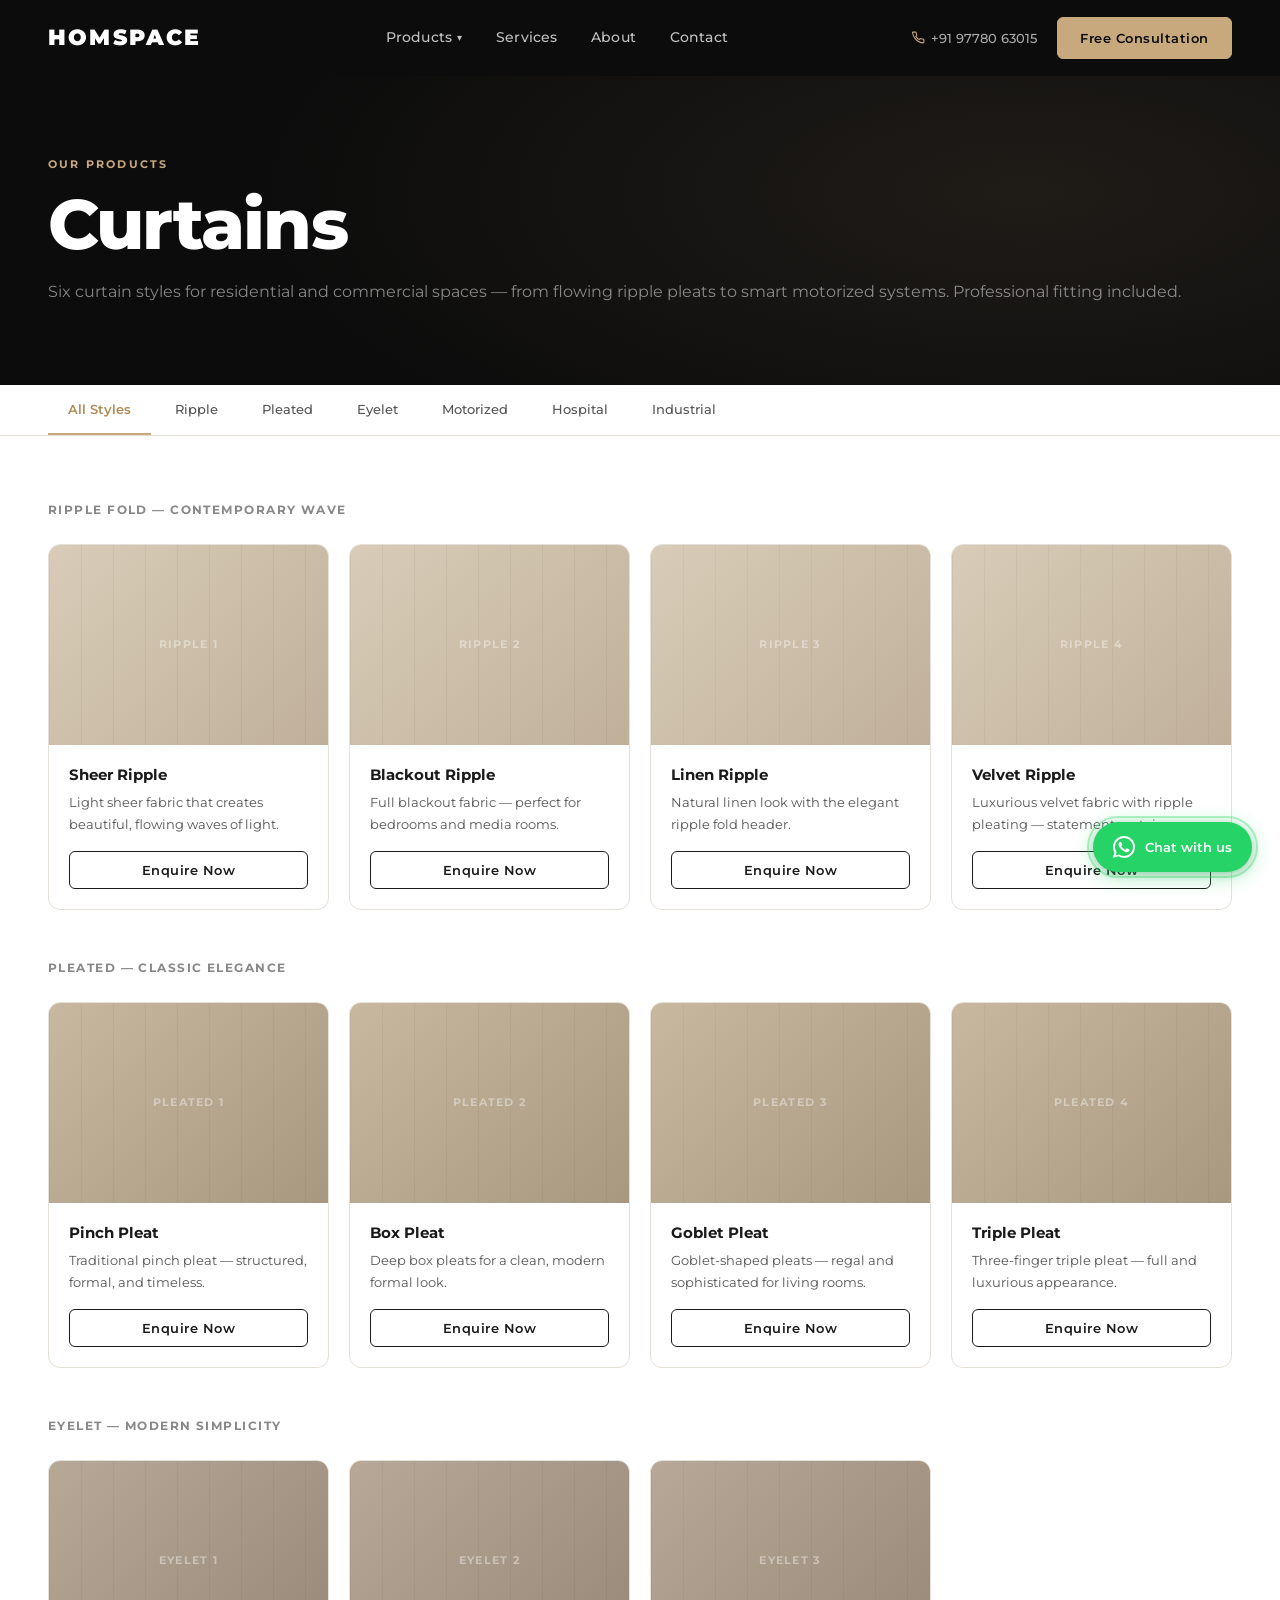
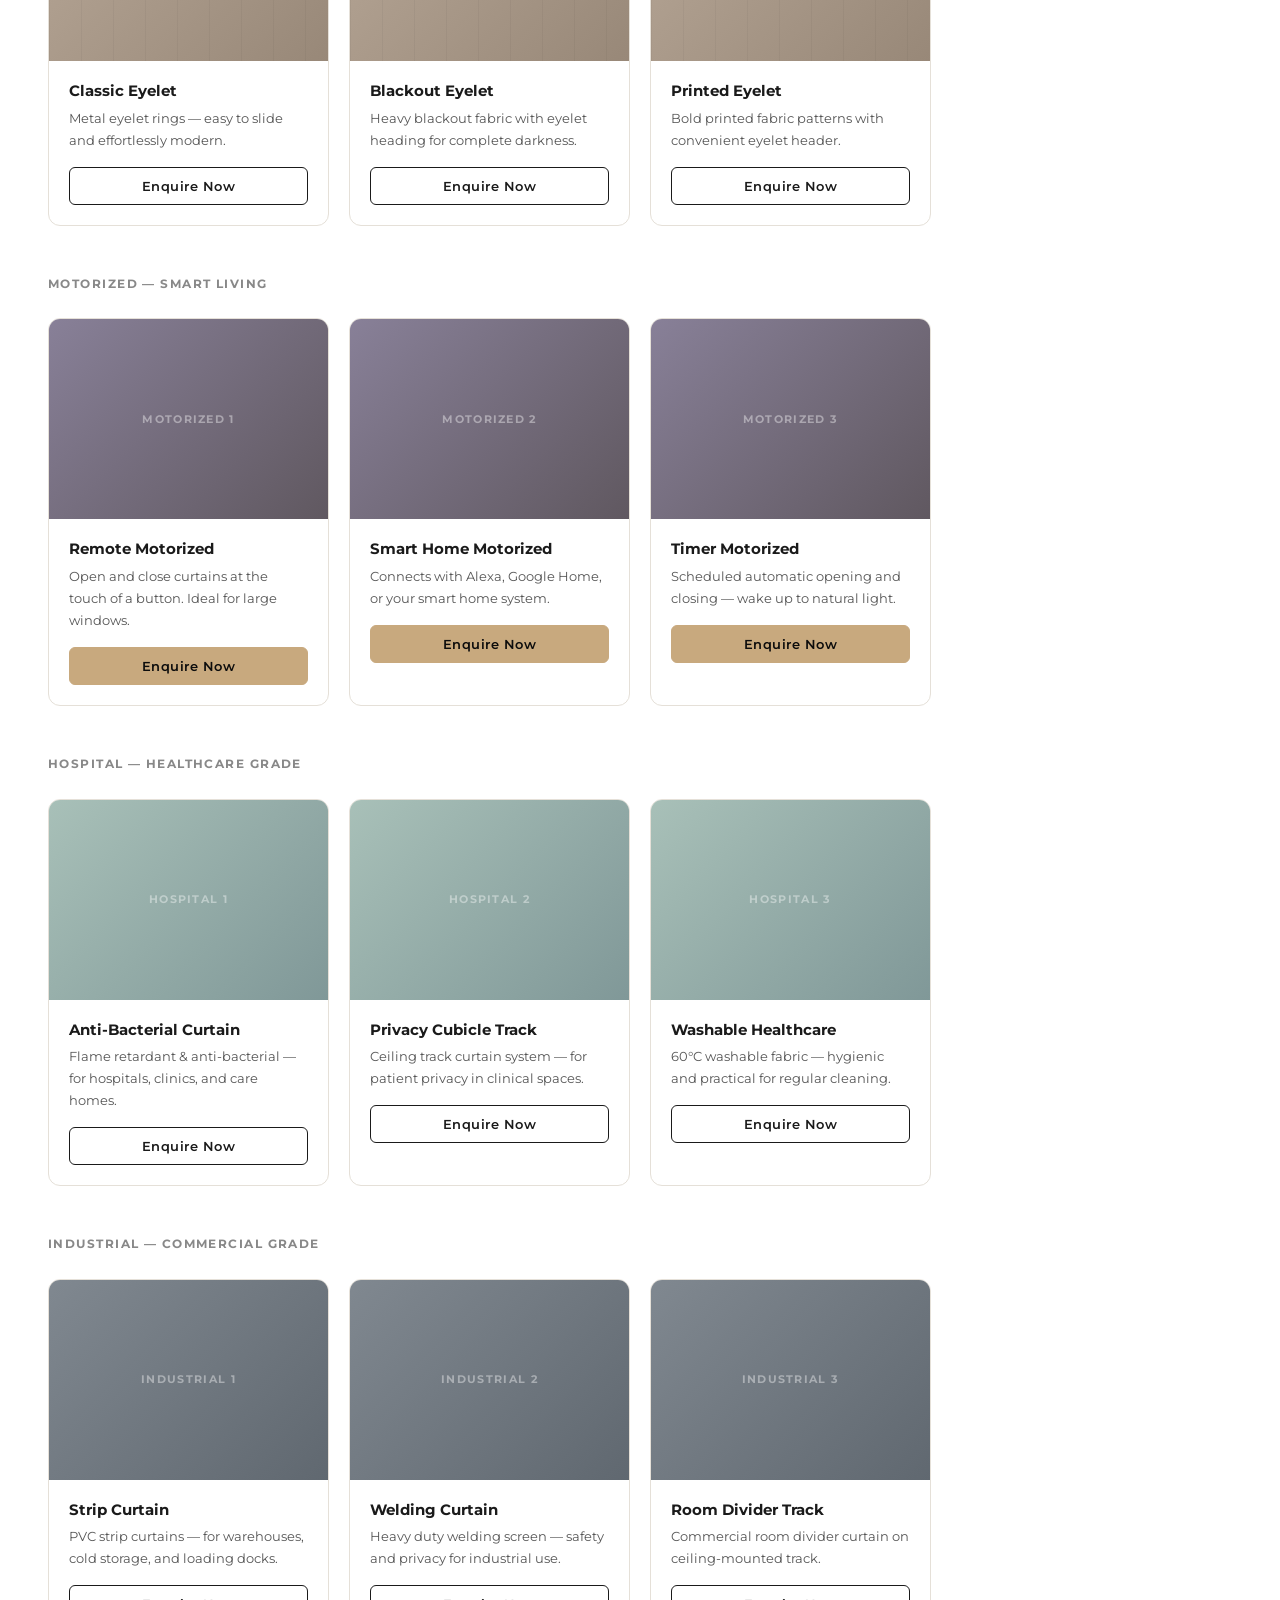
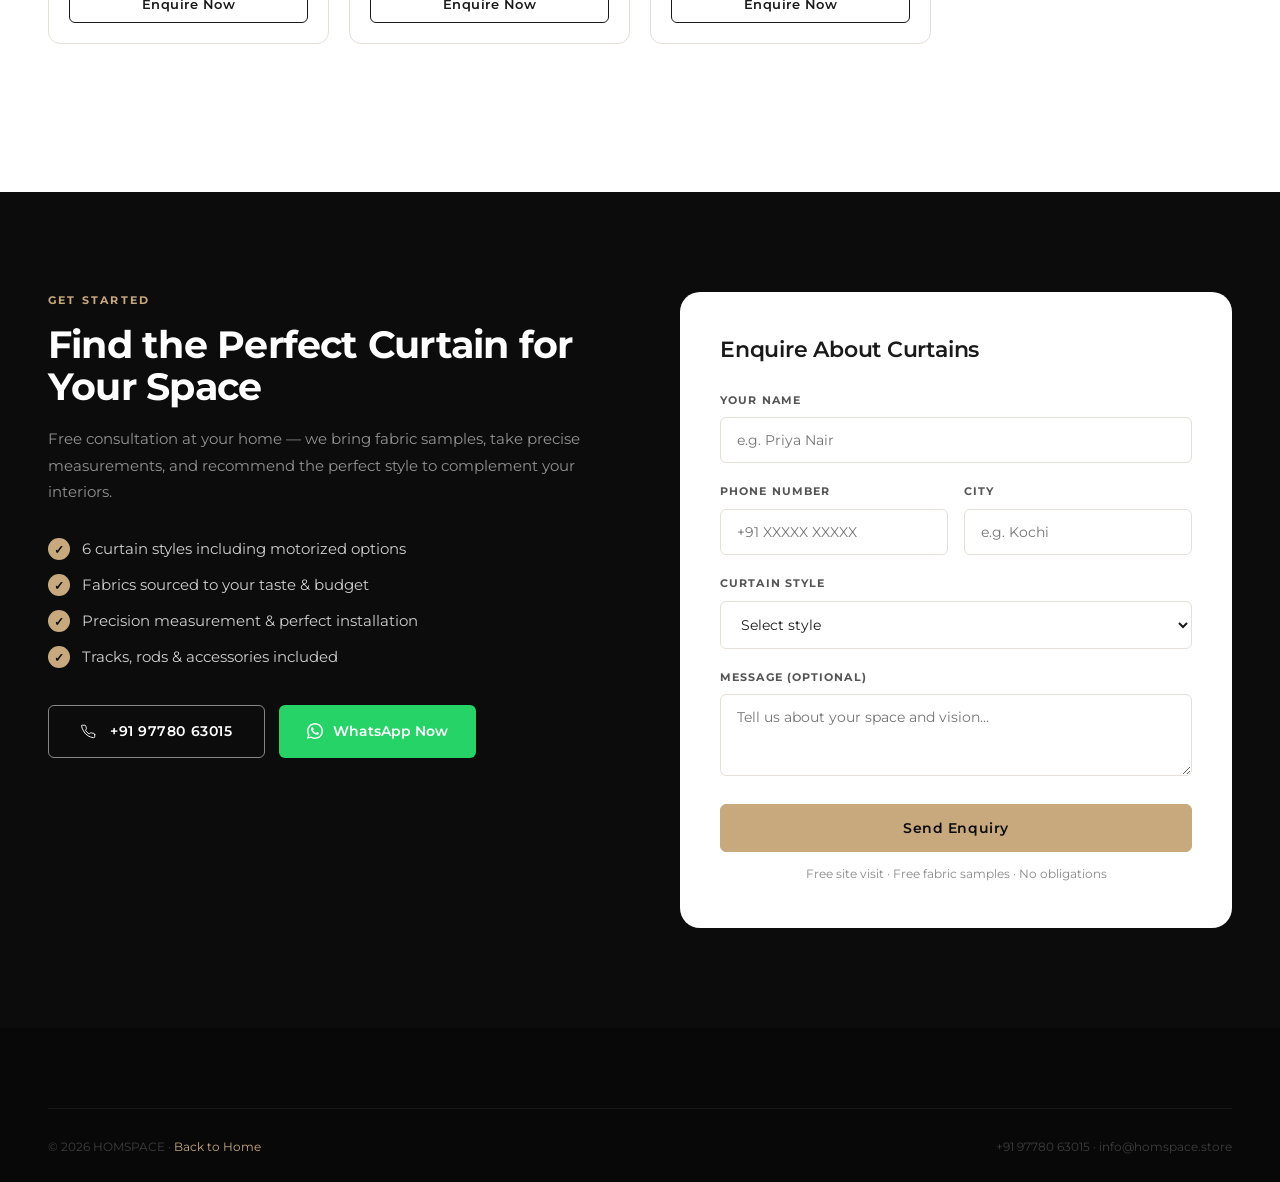
<file: pages/curtains.html>
<!DOCTYPE html>
<html lang="en">
<head>
  <meta charset="UTF-8">
  <meta name="viewport" content="width=device-width, initial-scale=1.0">
  <link rel="icon" type="image/svg+xml" href="../favicon.svg">
  <title>Curtains — HOMSPACE Kerala</title>
  <meta name="description" content="Ripple, Pleated, Eyelet, Motorized, Hospital and Industrial curtains. Expert curtain installation across Kerala.">
  <link rel="preconnect" href="https://fonts.googleapis.com">
  <link rel="preconnect" href="https://fonts.gstatic.com" crossorigin>
  <link href="https://fonts.googleapis.com/css2?family=Montserrat:ital,wght@0,300;0,400;0,500;0,600;0,700;0,800;0,900&display=swap" rel="stylesheet">
  <link rel="stylesheet" href="../css/style.css">
  <style>
    .bg-ripple    { background: linear-gradient(135deg,#D8CCB8 0%,#C0B09A 100%); }
    .bg-pleated   { background: linear-gradient(135deg,#C8B8A0 0%,#A89880 100%); }
    .bg-eyelet    { background: linear-gradient(135deg,#B8A898 0%,#988878 100%); }
    .bg-motorized { background: linear-gradient(135deg,#888098 0%,#605860 100%); }
    .bg-hospital  { background: linear-gradient(135deg,#A8C0B8 0%,#809898 100%); }
    .bg-industrial{ background: linear-gradient(135deg,#808890 0%,#606870 100%); }
    .product-item-img::after {
      content: attr(data-label);
      position: absolute; inset: 0;
      display: flex; align-items: center; justify-content: center;
      font-size: 11px; font-weight: 700; letter-spacing: 0.12em;
      color: rgba(255,255,255,0.4); text-transform: uppercase;
    }
    /* Curtain fold illusion on cards */
    .bg-ripple::before, .bg-pleated::before, .bg-eyelet::before {
      content:'';
      position: absolute; inset: 0;
      background-image: repeating-linear-gradient(90deg,rgba(0,0,0,0.04) 0px,rgba(0,0,0,0.04) 1px,transparent 1px,transparent 32px);
    }
  </style>
</head>
<body>

  <nav class="navbar solid" id="navbar">
    <div class="nav-container">
      <a href="../index.html" class="nav-logo">HOMSPACE</a>
      <ul class="nav-menu" id="navMenu">
        <li class="nav-item dropdown">
          <a href="#" class="nav-link">Products <span class="dropdown-arrow">▾</span></a>
          <div class="dropdown-menu"><div class="dropdown-grid">
            <a href="wallpaper.html" class="dropdown-item"><span class="di-icon">◈</span><span class="di-text"><strong>Wallpaper</strong><small>100+ designs · 5 tiers</small></span></a>
            <a href="wall-panels.html" class="dropdown-item"><span class="di-icon">▣</span><span class="di-text"><strong>Wall Panels</strong><small>WPC, PVC, Decorative</small></span></a>
            <a href="curtains.html" class="dropdown-item"><span class="di-icon">〓</span><span class="di-text"><strong>Curtains</strong><small>Ripple, Pleated, Motorized</small></span></a>
            <a href="blinds.html" class="dropdown-item"><span class="di-icon">≡</span><span class="di-text"><strong>Blinds</strong><small>Roman, Roller, Zebra</small></span></a>
            <a href="partition-doors.html" class="dropdown-item"><span class="di-icon">⊟</span><span class="di-text"><strong>Partition Doors</strong><small>Space dividers</small></span></a>
            <a href="mosquito-nets.html" class="dropdown-item"><span class="di-icon">⊞</span><span class="di-text"><strong>Mosquito Nets</strong><small>Premium protection</small></span></a>
          </div></div>
        </li>
        <li class="nav-item"><a href="services.html" class="nav-link">Services</a></li>
        <li class="nav-item"><a href="about.html" class="nav-link">About</a></li>
        <li class="nav-item"><a href="contact.html" class="nav-link">Contact</a></li>
      </ul>
      <div class="nav-actions">
        <a href="tel:+919778063015" class="nav-phone">
          <svg width="13" height="13" viewBox="0 0 24 24" fill="none" stroke="currentColor" stroke-width="2" stroke-linecap="round" stroke-linejoin="round"><path d="M22 16.92v3a2 2 0 01-2.18 2 19.79 19.79 0 01-8.63-3.07A19.5 19.5 0 013.95 11a19.79 19.79 0 01-3.07-8.67A2 2 0 012.86 2h3a2 2 0 012 1.72 12.84 12.84 0 00.7 2.81 2 2 0 01-.45 2.11L7.09 9.91a16 16 0 006 6l1.27-1.27a2 2 0 012.11-.45 12.84 12.84 0 002.81.7A2 2 0 0122 16.92z"/></svg>
          +91 97780 63015
        </a>
        <a href="contact.html" class="btn btn-gold btn-sm">Free Consultation</a>
      </div>
      <button class="hamburger" id="hamburger"><span></span><span></span><span></span></button>
    </div>
  </nav>

  <section class="page-hero">
    <div class="container page-hero-content">
      <span class="eyebrow">Our Products</span>
      <h1>Curtains</h1>
      <p>Six curtain styles for residential and commercial spaces — from flowing ripple pleats to smart motorized systems. Professional fitting included.</p>
    </div>
  </section>

  <div class="filter-bar">
    <div class="filter-bar-inner">
      <button class="filter-btn active" data-filter="all">All Styles</button>
      <button class="filter-btn" data-filter="ripple">Ripple</button>
      <button class="filter-btn" data-filter="pleated">Pleated</button>
      <button class="filter-btn" data-filter="eyelet">Eyelet</button>
      <button class="filter-btn" data-filter="motorized">Motorized</button>
      <button class="filter-btn" data-filter="hospital">Hospital</button>
      <button class="filter-btn" data-filter="industrial">Industrial</button>
    </div>
  </div>

  <section class="products-section">
    <div class="container">

      <div data-category="ripple">
        <p class="product-category-title">Ripple Fold — Contemporary Wave</p>
        <div class="products-listing">
          <div class="product-item"><div class="product-item-img bg-ripple" data-label="Ripple 1"></div><div class="product-item-info"><h4>Sheer Ripple</h4><p>Light sheer fabric that creates beautiful, flowing waves of light.</p><button class="btn btn-outline-dark btn-sm btn-full" data-enquire>Enquire Now</button></div></div>
          <div class="product-item"><div class="product-item-img bg-ripple" data-label="Ripple 2"></div><div class="product-item-info"><h4>Blackout Ripple</h4><p>Full blackout fabric — perfect for bedrooms and media rooms.</p><button class="btn btn-outline-dark btn-sm btn-full" data-enquire>Enquire Now</button></div></div>
          <div class="product-item"><div class="product-item-img bg-ripple" data-label="Ripple 3"></div><div class="product-item-info"><h4>Linen Ripple</h4><p>Natural linen look with the elegant ripple fold header.</p><button class="btn btn-outline-dark btn-sm btn-full" data-enquire>Enquire Now</button></div></div>
          <div class="product-item"><div class="product-item-img bg-ripple" data-label="Ripple 4"></div><div class="product-item-info"><h4>Velvet Ripple</h4><p>Luxurious velvet fabric with ripple pleating — statement curtain.</p><button class="btn btn-outline-dark btn-sm btn-full" data-enquire>Enquire Now</button></div></div>
        </div>
      </div>

      <div data-category="pleated">
        <p class="product-category-title">Pleated — Classic Elegance</p>
        <div class="products-listing">
          <div class="product-item"><div class="product-item-img bg-pleated" data-label="Pleated 1"></div><div class="product-item-info"><h4>Pinch Pleat</h4><p>Traditional pinch pleat — structured, formal, and timeless.</p><button class="btn btn-outline-dark btn-sm btn-full" data-enquire>Enquire Now</button></div></div>
          <div class="product-item"><div class="product-item-img bg-pleated" data-label="Pleated 2"></div><div class="product-item-info"><h4>Box Pleat</h4><p>Deep box pleats for a clean, modern formal look.</p><button class="btn btn-outline-dark btn-sm btn-full" data-enquire>Enquire Now</button></div></div>
          <div class="product-item"><div class="product-item-img bg-pleated" data-label="Pleated 3"></div><div class="product-item-info"><h4>Goblet Pleat</h4><p>Goblet-shaped pleats — regal and sophisticated for living rooms.</p><button class="btn btn-outline-dark btn-sm btn-full" data-enquire>Enquire Now</button></div></div>
          <div class="product-item"><div class="product-item-img bg-pleated" data-label="Pleated 4"></div><div class="product-item-info"><h4>Triple Pleat</h4><p>Three-finger triple pleat — full and luxurious appearance.</p><button class="btn btn-outline-dark btn-sm btn-full" data-enquire>Enquire Now</button></div></div>
        </div>
      </div>

      <div data-category="eyelet">
        <p class="product-category-title">Eyelet — Modern Simplicity</p>
        <div class="products-listing">
          <div class="product-item"><div class="product-item-img bg-eyelet" data-label="Eyelet 1"></div><div class="product-item-info"><h4>Classic Eyelet</h4><p>Metal eyelet rings — easy to slide and effortlessly modern.</p><button class="btn btn-outline-dark btn-sm btn-full" data-enquire>Enquire Now</button></div></div>
          <div class="product-item"><div class="product-item-img bg-eyelet" data-label="Eyelet 2"></div><div class="product-item-info"><h4>Blackout Eyelet</h4><p>Heavy blackout fabric with eyelet heading for complete darkness.</p><button class="btn btn-outline-dark btn-sm btn-full" data-enquire>Enquire Now</button></div></div>
          <div class="product-item"><div class="product-item-img bg-eyelet" data-label="Eyelet 3"></div><div class="product-item-info"><h4>Printed Eyelet</h4><p>Bold printed fabric patterns with convenient eyelet header.</p><button class="btn btn-outline-dark btn-sm btn-full" data-enquire>Enquire Now</button></div></div>
        </div>
      </div>

      <div data-category="motorized">
        <p class="product-category-title">Motorized — Smart Living</p>
        <div class="products-listing">
          <div class="product-item"><div class="product-item-img bg-motorized" data-label="Motorized 1"></div><div class="product-item-info"><h4>Remote Motorized</h4><p>Open and close curtains at the touch of a button. Ideal for large windows.</p><button class="btn btn-gold btn-sm btn-full" data-enquire>Enquire Now</button></div></div>
          <div class="product-item"><div class="product-item-img bg-motorized" data-label="Motorized 2"></div><div class="product-item-info"><h4>Smart Home Motorized</h4><p>Connects with Alexa, Google Home, or your smart home system.</p><button class="btn btn-gold btn-sm btn-full" data-enquire>Enquire Now</button></div></div>
          <div class="product-item"><div class="product-item-img bg-motorized" data-label="Motorized 3"></div><div class="product-item-info"><h4>Timer Motorized</h4><p>Scheduled automatic opening and closing — wake up to natural light.</p><button class="btn btn-gold btn-sm btn-full" data-enquire>Enquire Now</button></div></div>
        </div>
      </div>

      <div data-category="hospital">
        <p class="product-category-title">Hospital — Healthcare Grade</p>
        <div class="products-listing">
          <div class="product-item"><div class="product-item-img bg-hospital" data-label="Hospital 1"></div><div class="product-item-info"><h4>Anti-Bacterial Curtain</h4><p>Flame retardant &amp; anti-bacterial — for hospitals, clinics, and care homes.</p><button class="btn btn-outline-dark btn-sm btn-full" data-enquire>Enquire Now</button></div></div>
          <div class="product-item"><div class="product-item-img bg-hospital" data-label="Hospital 2"></div><div class="product-item-info"><h4>Privacy Cubicle Track</h4><p>Ceiling track curtain system — for patient privacy in clinical spaces.</p><button class="btn btn-outline-dark btn-sm btn-full" data-enquire>Enquire Now</button></div></div>
          <div class="product-item"><div class="product-item-img bg-hospital" data-label="Hospital 3"></div><div class="product-item-info"><h4>Washable Healthcare</h4><p>60°C washable fabric — hygienic and practical for regular cleaning.</p><button class="btn btn-outline-dark btn-sm btn-full" data-enquire>Enquire Now</button></div></div>
        </div>
      </div>

      <div data-category="industrial">
        <p class="product-category-title">Industrial — Commercial Grade</p>
        <div class="products-listing">
          <div class="product-item"><div class="product-item-img bg-industrial" data-label="Industrial 1"></div><div class="product-item-info"><h4>Strip Curtain</h4><p>PVC strip curtains — for warehouses, cold storage, and loading docks.</p><button class="btn btn-outline-dark btn-sm btn-full" data-enquire>Enquire Now</button></div></div>
          <div class="product-item"><div class="product-item-img bg-industrial" data-label="Industrial 2"></div><div class="product-item-info"><h4>Welding Curtain</h4><p>Heavy duty welding screen — safety and privacy for industrial use.</p><button class="btn btn-outline-dark btn-sm btn-full" data-enquire>Enquire Now</button></div></div>
          <div class="product-item"><div class="product-item-img bg-industrial" data-label="Industrial 3"></div><div class="product-item-info"><h4>Room Divider Track</h4><p>Commercial room divider curtain on ceiling-mounted track.</p><button class="btn btn-outline-dark btn-sm btn-full" data-enquire>Enquire Now</button></div></div>
        </div>
      </div>

    </div>
  </section>

  <section class="product-cta" id="enquire">
    <div class="container">
      <div class="product-cta-grid">
        <div class="product-cta-left">
          <span class="eyebrow">Get Started</span>
          <h2>Find the Perfect Curtain for Your Space</h2>
          <p>Free consultation at your home — we bring fabric samples, take precise measurements, and recommend the perfect style to complement your interiors.</p>
          <ul class="cta-checklist">
            <li>6 curtain styles including motorized options</li>
            <li>Fabrics sourced to your taste &amp; budget</li>
            <li>Precision measurement &amp; perfect installation</li>
            <li>Tracks, rods &amp; accessories included</li>
          </ul>
          <div class="product-cta-btns">
            <a href="tel:+919778063015" class="btn btn-outline-white">
              <svg width="15" height="15" viewBox="0 0 24 24" fill="none" stroke="currentColor" stroke-width="1.5" stroke-linecap="round" style="margin-right:6px"><path d="M22 16.92v3a2 2 0 01-2.18 2 19.79 19.79 0 01-8.63-3.07A19.5 19.5 0 013.95 11a19.79 19.79 0 01-3.07-8.67A2 2 0 012.86 2h3a2 2 0 012 1.72 12.84 12.84 0 00.7 2.81 2 2 0 01-.45 2.11L7.09 9.91a16 16 0 006 6l1.27-1.27a2 2 0 012.11-.45 12.84 12.84 0 002.81.7A2 2 0 0122 16.92z"/></svg>
              +91 97780 63015
            </a>
            <a href="https://wa.me/919778063015?text=Hi%20HOMSPACE!%20I%27d%20like%20to%20enquire%20about%20Curtains." class="btn-whatsapp" target="_blank" rel="noopener">
              <svg width="16" height="16" viewBox="0 0 24 24" fill="currentColor"><path d="M17.472 14.382c-.297-.149-1.758-.867-2.03-.967-.273-.099-.471-.148-.67.15-.197.297-.767.966-.94 1.164-.173.199-.347.223-.644.075-.297-.15-1.255-.463-2.39-1.475-.883-.788-1.48-1.761-1.653-2.059-.173-.297-.018-.458.13-.606.134-.133.298-.347.446-.52.149-.174.198-.298.298-.497.099-.198.05-.371-.025-.52-.075-.149-.669-1.612-.916-2.207-.242-.579-.487-.5-.669-.51-.173-.008-.371-.01-.57-.01-.198 0-.52.074-.792.372-.272.297-1.04 1.016-1.04 2.479 0 1.462 1.065 2.875 1.213 3.074.149.198 2.096 3.2 5.077 4.487.709.306 1.262.489 1.694.625.712.227 1.36.195 1.871.118.571-.085 1.758-.719 2.006-1.413.248-.694.248-1.289.173-1.413-.074-.124-.272-.198-.57-.347z"/><path d="M12 0C5.373 0 0 5.373 0 12c0 2.125.558 4.118 1.532 5.845L.054 23.625 6.012 22.12A11.953 11.953 0 0012 24c6.627 0 12-5.373 12-12S18.627 0 12 0zm0 21.818a9.814 9.814 0 01-5.002-1.37l-.357-.213-3.713.974.993-3.63-.232-.374A9.817 9.817 0 012.182 12C2.182 6.573 6.573 2.182 12 2.182c5.428 0 9.818 4.39 9.818 9.818 0 5.427-4.39 9.818-9.818 9.818z"/></svg>
              WhatsApp Now
            </a>
          </div>
        </div>
        <div>
          <form class="enquiry-form">
            <h3>Enquire About Curtains</h3>
            <div class="form-group">
              <label>Your Name</label>
              <input type="text" placeholder="e.g. Priya Nair" required>
            </div>
            <div class="form-row">
              <div class="form-group">
                <label>Phone Number</label>
                <input type="tel" placeholder="+91 XXXXX XXXXX" required>
              </div>
              <div class="form-group">
                <label>City</label>
                <input type="text" placeholder="e.g. Kochi">
              </div>
            </div>
            <div class="form-group">
              <label>Curtain Style</label>
              <select>
                <option value="">Select style</option>
                <option>Ripple Fold</option>
                <option>Pleated</option>
                <option>Eyelet</option>
                <option>Motorized</option>
                <option>Hospital</option>
                <option>Industrial</option>
              </select>
            </div>
            <div class="form-group">
              <label>Message (optional)</label>
              <textarea placeholder="Tell us about your space and vision…" rows="3"></textarea>
            </div>
            <button type="submit" class="btn btn-gold btn-full">Send Enquiry</button>
            <p class="form-note">Free site visit · Free fabric samples · No obligations</p>
          </form>
        </div>
      </div>
    </div>
  </section>

  <footer class="footer"><div class="container"><div class="footer-bottom" style="border-top:1px solid rgba(255,255,255,0.06);padding-top:28px;">
    <p>&copy; 2026 HOMSPACE · <a href="../index.html" style="color:var(--gold);">Back to Home</a></p>
    <p>+91 97780 63015 · info@homspace.store</p>
  </div></div></footer>
  <script src="../js/main.js"></script>
</body>
</html>
</file>
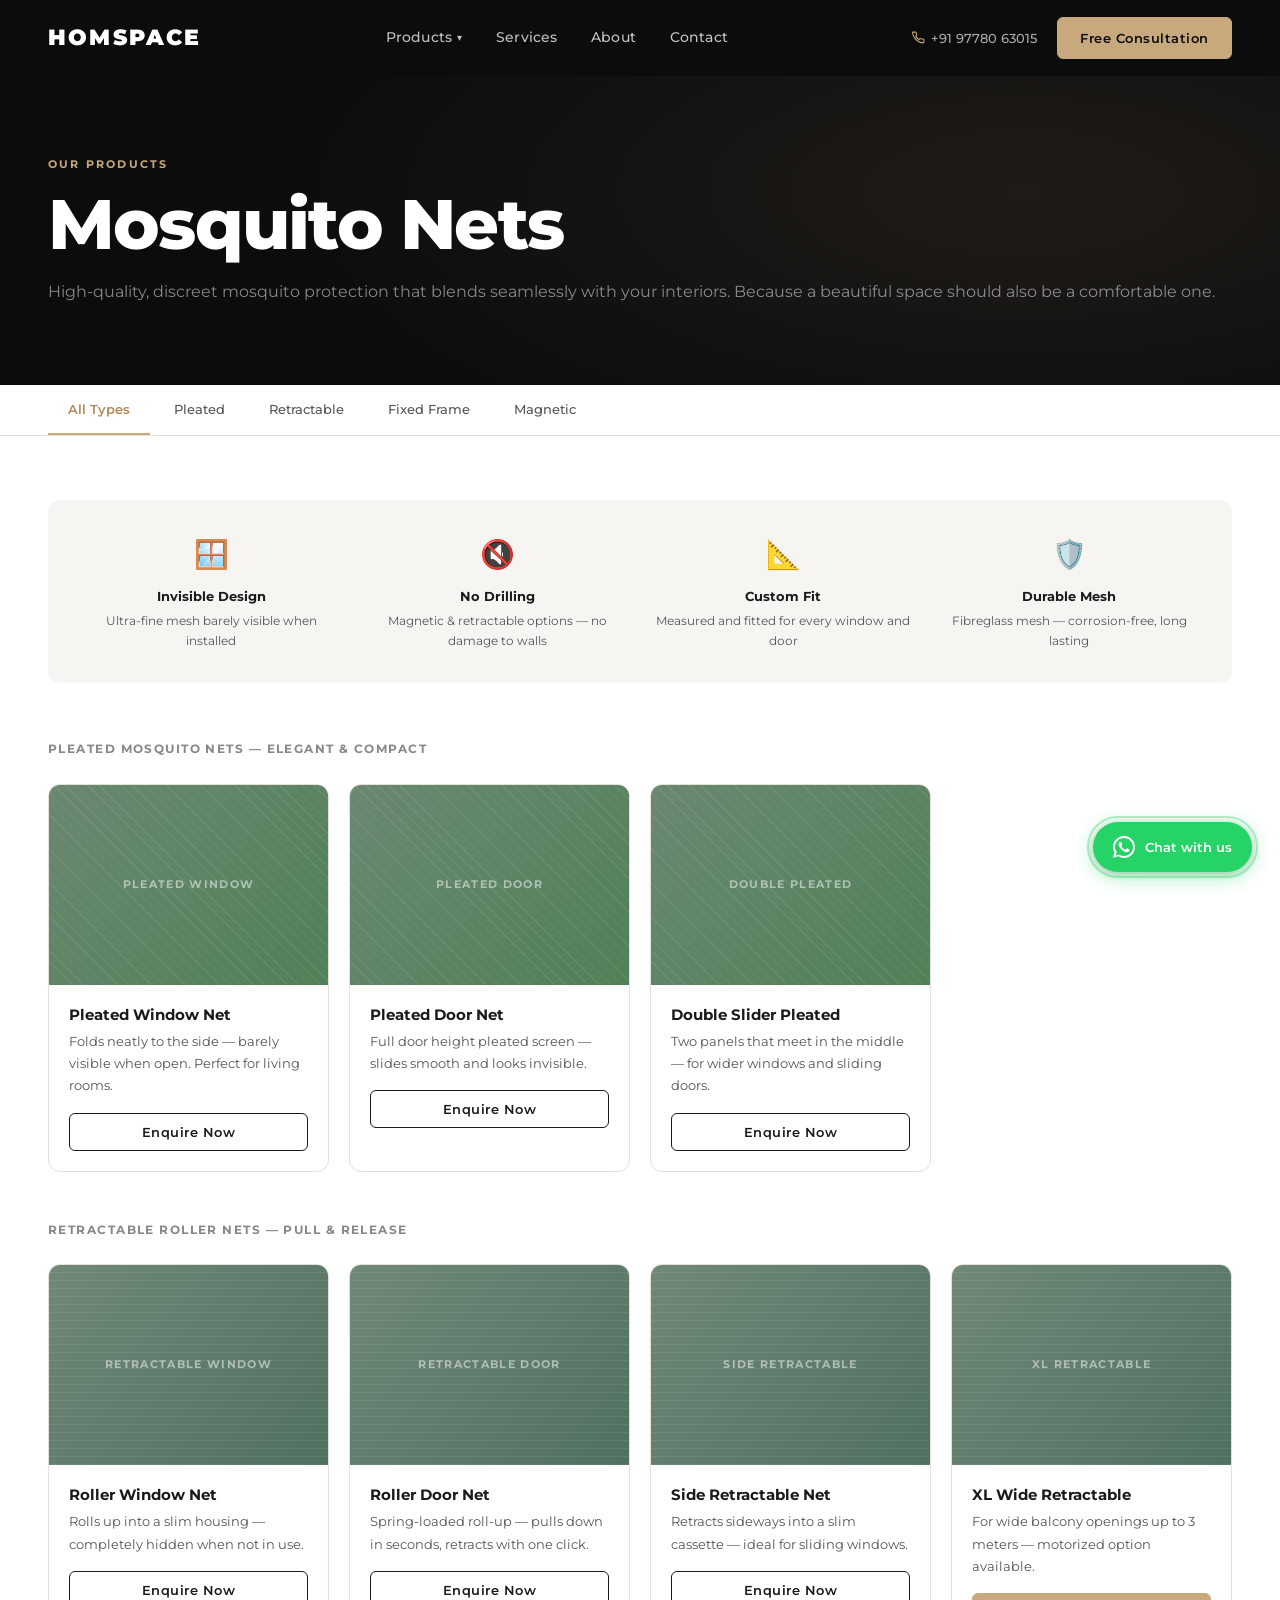
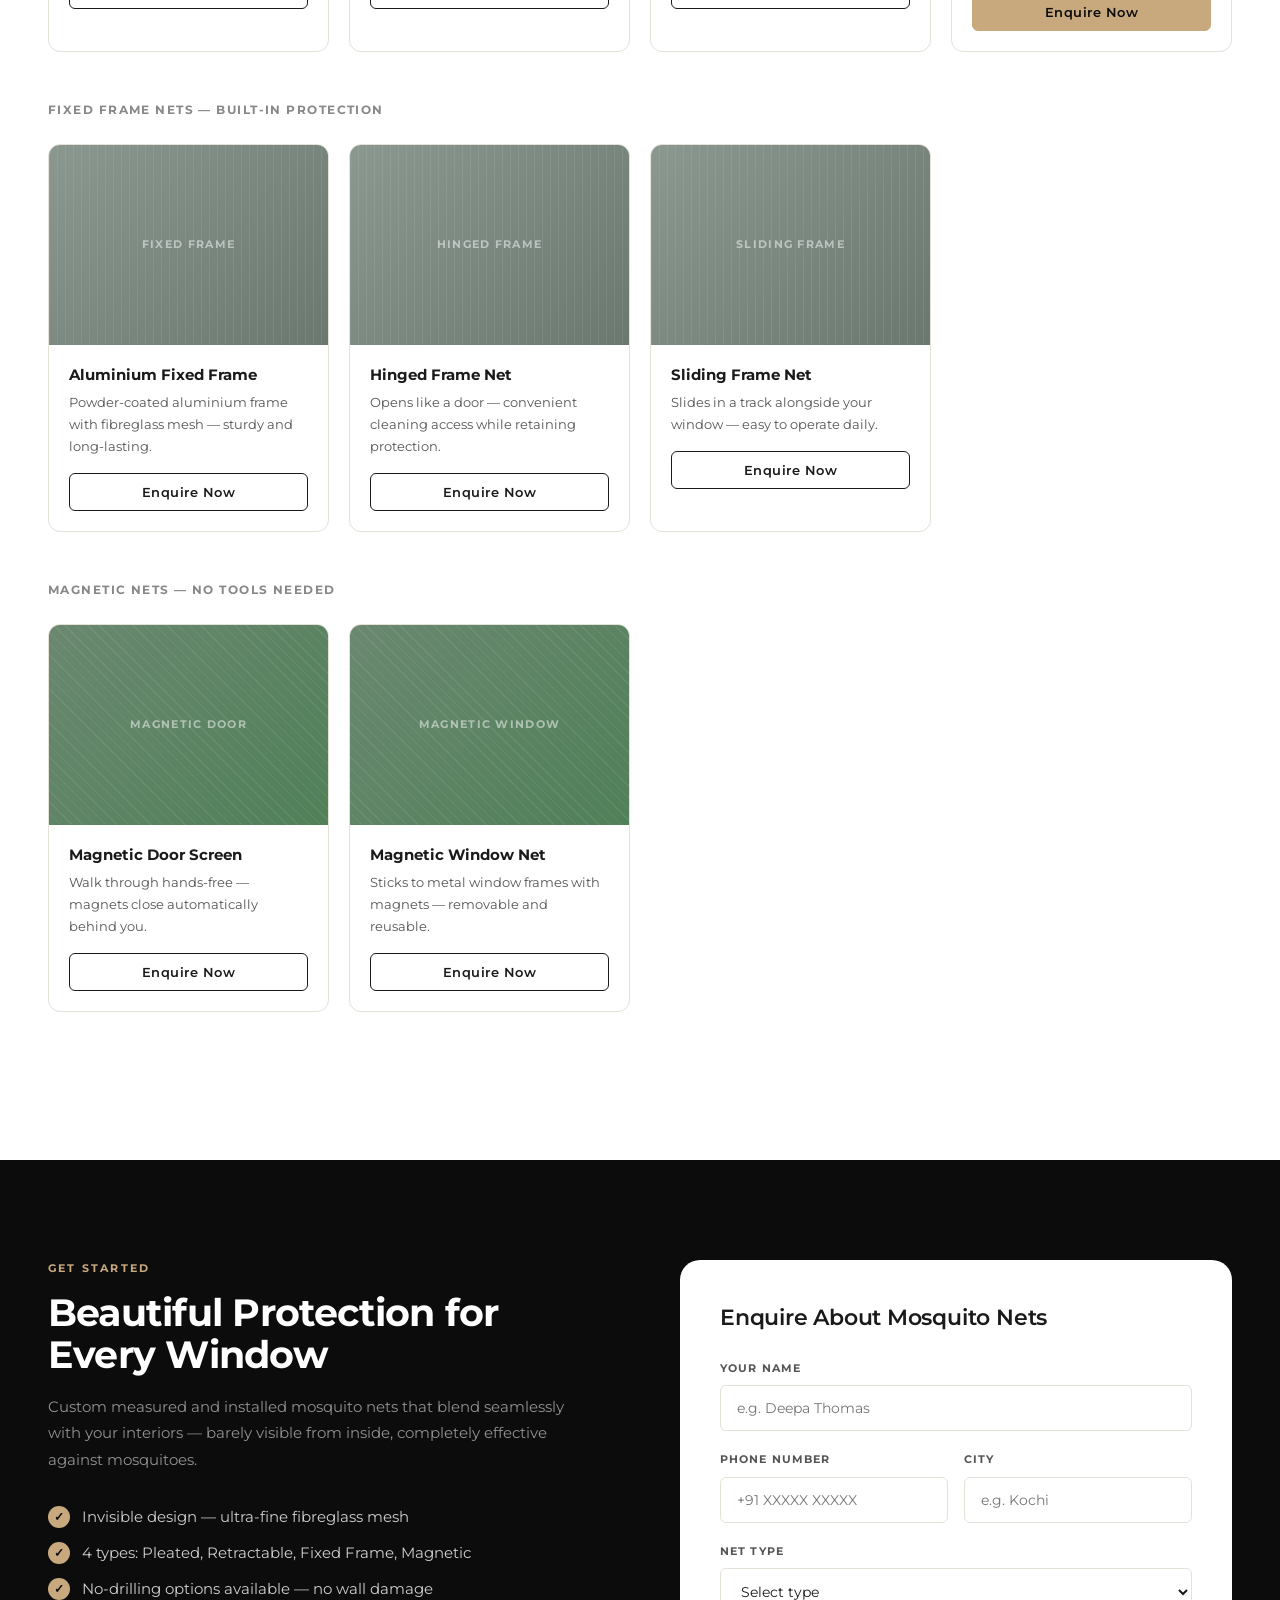
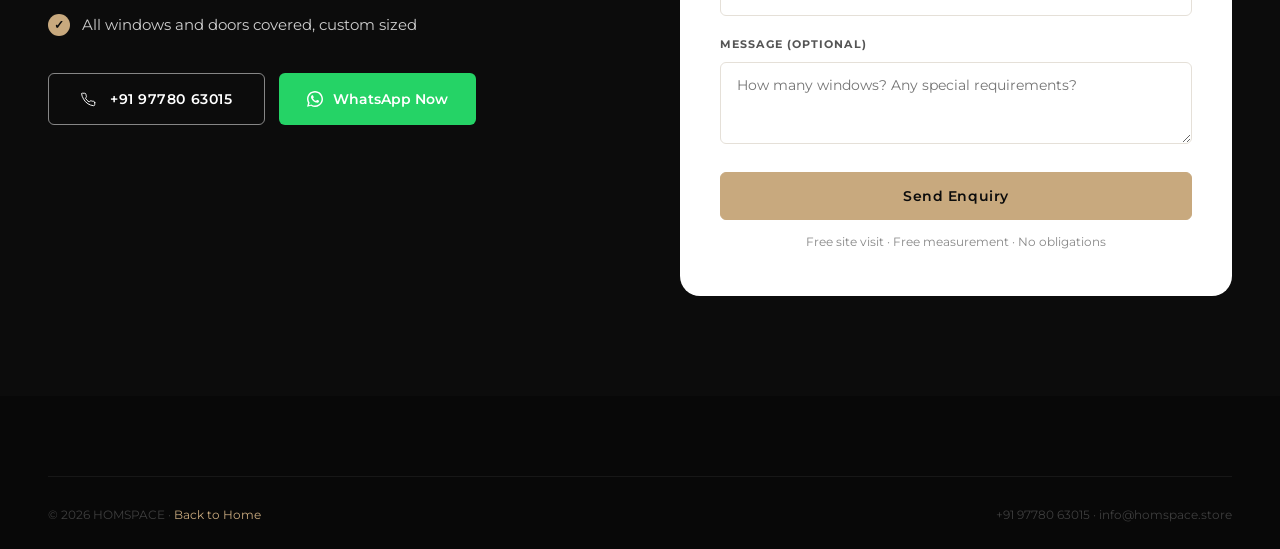
<file: pages/mosquito-nets.html>
<!DOCTYPE html>
<html lang="en">
<head>
  <meta charset="UTF-8">
  <meta name="viewport" content="width=device-width, initial-scale=1.0">
  <link rel="icon" type="image/svg+xml" href="../favicon.svg">
  <title>Mosquito Nets — HOMSPACE Kerala</title>
  <meta name="description" content="Premium, discreet mosquito net solutions for windows and doors. Professional installation across Kerala by HOMSPACE.">
  <link rel="preconnect" href="https://fonts.googleapis.com">
  <link rel="preconnect" href="https://fonts.gstatic.com" crossorigin>
  <link href="https://fonts.googleapis.com/css2?family=Montserrat:ital,wght@0,300;0,400;0,500;0,600;0,700;0,800;0,900&display=swap" rel="stylesheet">
  <link rel="stylesheet" href="../css/style.css">
  <style>
    .bg-net1 { background: repeating-linear-gradient(45deg,rgba(255,255,255,0.08) 0px,rgba(255,255,255,0.08) 1px,transparent 1px,transparent 8px), linear-gradient(135deg,#6A8870 0%,#508058 100%); }
    .bg-net2 { background: repeating-linear-gradient(0deg,rgba(255,255,255,0.08) 0px,rgba(255,255,255,0.08) 1px,transparent 1px,transparent 8px), linear-gradient(135deg,#708878 0%,#507060 100%); }
    .bg-net3 { background: repeating-linear-gradient(90deg,rgba(255,255,255,0.08) 0px,rgba(255,255,255,0.08) 1px,transparent 1px,transparent 8px), linear-gradient(135deg,#8A9890 0%,#6A7870 100%); }
    .product-item-img::after {
      content: attr(data-label);
      position: absolute; inset: 0;
      display: flex; align-items: center; justify-content: center;
      font-size: 11px; font-weight: 700; letter-spacing: 0.12em;
      color: rgba(255,255,255,0.5); text-transform: uppercase;
    }
  </style>
</head>
<body>

  <nav class="navbar solid" id="navbar">
    <div class="nav-container">
      <a href="../index.html" class="nav-logo">HOMSPACE</a>
      <ul class="nav-menu" id="navMenu">
        <li class="nav-item dropdown">
          <a href="#" class="nav-link">Products <span class="dropdown-arrow">▾</span></a>
          <div class="dropdown-menu"><div class="dropdown-grid">
            <a href="wallpaper.html" class="dropdown-item"><span class="di-icon">◈</span><span class="di-text"><strong>Wallpaper</strong><small>100+ designs</small></span></a>
            <a href="wall-panels.html" class="dropdown-item"><span class="di-icon">▣</span><span class="di-text"><strong>Wall Panels</strong><small>7 types</small></span></a>
            <a href="curtains.html" class="dropdown-item"><span class="di-icon">〓</span><span class="di-text"><strong>Curtains</strong><small>6 styles</small></span></a>
            <a href="blinds.html" class="dropdown-item"><span class="di-icon">≡</span><span class="di-text"><strong>Blinds</strong><small>4 types</small></span></a>
            <a href="partition-doors.html" class="dropdown-item"><span class="di-icon">⊟</span><span class="di-text"><strong>Partition Doors</strong><small>Custom</small></span></a>
            <a href="mosquito-nets.html" class="dropdown-item"><span class="di-icon">⊞</span><span class="di-text"><strong>Mosquito Nets</strong><small>Premium</small></span></a>
          </div></div>
        </li>
        <li class="nav-item"><a href="services.html" class="nav-link">Services</a></li>
        <li class="nav-item"><a href="about.html" class="nav-link">About</a></li>
        <li class="nav-item"><a href="contact.html" class="nav-link">Contact</a></li>
      </ul>
      <div class="nav-actions">
        <a href="tel:+919778063015" class="nav-phone">
          <svg width="13" height="13" viewBox="0 0 24 24" fill="none" stroke="currentColor" stroke-width="2" stroke-linecap="round" stroke-linejoin="round"><path d="M22 16.92v3a2 2 0 01-2.18 2 19.79 19.79 0 01-8.63-3.07A19.5 19.5 0 013.95 11a19.79 19.79 0 01-3.07-8.67A2 2 0 012.86 2h3a2 2 0 012 1.72 12.84 12.84 0 00.7 2.81 2 2 0 01-.45 2.11L7.09 9.91a16 16 0 006 6l1.27-1.27a2 2 0 012.11-.45 12.84 12.84 0 002.81.7A2 2 0 0122 16.92z"/></svg>
          +91 97780 63015
        </a>
        <a href="contact.html" class="btn btn-gold btn-sm">Free Consultation</a>
      </div>
      <button class="hamburger" id="hamburger"><span></span><span></span><span></span></button>
    </div>
  </nav>

  <section class="page-hero">
    <div class="container page-hero-content">
      <span class="eyebrow">Our Products</span>
      <h1>Mosquito Nets</h1>
      <p>High-quality, discreet mosquito protection that blends seamlessly with your interiors. Because a beautiful space should also be a comfortable one.</p>
    </div>
  </section>

  <div class="filter-bar">
    <div class="filter-bar-inner">
      <button class="filter-btn active" data-filter="all">All Types</button>
      <button class="filter-btn" data-filter="pleated">Pleated</button>
      <button class="filter-btn" data-filter="retractable">Retractable</button>
      <button class="filter-btn" data-filter="fixed">Fixed Frame</button>
      <button class="filter-btn" data-filter="magnetic">Magnetic</button>
    </div>
  </div>

  <section class="products-section">
    <div class="container">

      <!-- Features Bar -->
      <div class="feat-grid-padded">
        <div><div class="feat-item-emoji">🪟</div><p style="font-size:13px;font-weight:700;margin-bottom:4px;">Invisible Design</p><p style="font-size:12px;color:var(--text-mid);">Ultra-fine mesh barely visible when installed</p></div>
        <div><div class="feat-item-emoji">🔇</div><p style="font-size:13px;font-weight:700;margin-bottom:4px;">No Drilling</p><p style="font-size:12px;color:var(--text-mid);">Magnetic &amp; retractable options — no damage to walls</p></div>
        <div><div class="feat-item-emoji">📐</div><p style="font-size:13px;font-weight:700;margin-bottom:4px;">Custom Fit</p><p style="font-size:12px;color:var(--text-mid);">Measured and fitted for every window and door</p></div>
        <div><div class="feat-item-emoji">🛡️</div><p style="font-size:13px;font-weight:700;margin-bottom:4px;">Durable Mesh</p><p style="font-size:12px;color:var(--text-mid);">Fibreglass mesh — corrosion-free, long lasting</p></div>
      </div>

      <div data-category="pleated">
        <p class="product-category-title">Pleated Mosquito Nets — Elegant &amp; Compact</p>
        <div class="products-listing">
          <div class="product-item"><div class="product-item-img bg-net1" data-label="Pleated Window"></div><div class="product-item-info"><h4>Pleated Window Net</h4><p>Folds neatly to the side — barely visible when open. Perfect for living rooms.</p><button class="btn btn-outline-dark btn-sm btn-full" data-enquire>Enquire Now</button></div></div>
          <div class="product-item"><div class="product-item-img bg-net1" data-label="Pleated Door"></div><div class="product-item-info"><h4>Pleated Door Net</h4><p>Full door height pleated screen — slides smooth and looks invisible.</p><button class="btn btn-outline-dark btn-sm btn-full" data-enquire>Enquire Now</button></div></div>
          <div class="product-item"><div class="product-item-img bg-net1" data-label="Double Pleated"></div><div class="product-item-info"><h4>Double Slider Pleated</h4><p>Two panels that meet in the middle — for wider windows and sliding doors.</p><button class="btn btn-outline-dark btn-sm btn-full" data-enquire>Enquire Now</button></div></div>
        </div>
      </div>

      <div data-category="retractable">
        <p class="product-category-title">Retractable Roller Nets — Pull &amp; Release</p>
        <div class="products-listing">
          <div class="product-item"><div class="product-item-img bg-net2" data-label="Retractable Window"></div><div class="product-item-info"><h4>Roller Window Net</h4><p>Rolls up into a slim housing — completely hidden when not in use.</p><button class="btn btn-outline-dark btn-sm btn-full" data-enquire>Enquire Now</button></div></div>
          <div class="product-item"><div class="product-item-img bg-net2" data-label="Retractable Door"></div><div class="product-item-info"><h4>Roller Door Net</h4><p>Spring-loaded roll-up — pulls down in seconds, retracts with one click.</p><button class="btn btn-outline-dark btn-sm btn-full" data-enquire>Enquire Now</button></div></div>
          <div class="product-item"><div class="product-item-img bg-net2" data-label="Side Retractable"></div><div class="product-item-info"><h4>Side Retractable Net</h4><p>Retracts sideways into a slim cassette — ideal for sliding windows.</p><button class="btn btn-outline-dark btn-sm btn-full" data-enquire>Enquire Now</button></div></div>
          <div class="product-item"><div class="product-item-img bg-net2" data-label="XL Retractable"></div><div class="product-item-info"><h4>XL Wide Retractable</h4><p>For wide balcony openings up to 3 meters — motorized option available.</p><button class="btn btn-gold btn-sm btn-full" data-enquire>Enquire Now</button></div></div>
        </div>
      </div>

      <div data-category="fixed">
        <p class="product-category-title">Fixed Frame Nets — Built-in Protection</p>
        <div class="products-listing">
          <div class="product-item"><div class="product-item-img bg-net3" data-label="Fixed Frame"></div><div class="product-item-info"><h4>Aluminium Fixed Frame</h4><p>Powder-coated aluminium frame with fibreglass mesh — sturdy and long-lasting.</p><button class="btn btn-outline-dark btn-sm btn-full" data-enquire>Enquire Now</button></div></div>
          <div class="product-item"><div class="product-item-img bg-net3" data-label="Hinged Frame"></div><div class="product-item-info"><h4>Hinged Frame Net</h4><p>Opens like a door — convenient cleaning access while retaining protection.</p><button class="btn btn-outline-dark btn-sm btn-full" data-enquire>Enquire Now</button></div></div>
          <div class="product-item"><div class="product-item-img bg-net3" data-label="Sliding Frame"></div><div class="product-item-info"><h4>Sliding Frame Net</h4><p>Slides in a track alongside your window — easy to operate daily.</p><button class="btn btn-outline-dark btn-sm btn-full" data-enquire>Enquire Now</button></div></div>
        </div>
      </div>

      <div data-category="magnetic">
        <p class="product-category-title">Magnetic Nets — No Tools Needed</p>
        <div class="products-listing">
          <div class="product-item"><div class="product-item-img bg-net1" data-label="Magnetic Door"></div><div class="product-item-info"><h4>Magnetic Door Screen</h4><p>Walk through hands-free — magnets close automatically behind you.</p><button class="btn btn-outline-dark btn-sm btn-full" data-enquire>Enquire Now</button></div></div>
          <div class="product-item"><div class="product-item-img bg-net1" data-label="Magnetic Window"></div><div class="product-item-info"><h4>Magnetic Window Net</h4><p>Sticks to metal window frames with magnets — removable and reusable.</p><button class="btn btn-outline-dark btn-sm btn-full" data-enquire>Enquire Now</button></div></div>
        </div>
      </div>

    </div>
  </section>

  <section class="product-cta" id="enquire">
    <div class="container">
      <div class="product-cta-grid">
        <div class="product-cta-left">
          <span class="eyebrow">Get Started</span>
          <h2>Beautiful Protection for Every Window</h2>
          <p>Custom measured and installed mosquito nets that blend seamlessly with your interiors — barely visible from inside, completely effective against mosquitoes.</p>
          <ul class="cta-checklist">
            <li>Invisible design — ultra-fine fibreglass mesh</li>
            <li>4 types: Pleated, Retractable, Fixed Frame, Magnetic</li>
            <li>No-drilling options available — no wall damage</li>
            <li>All windows and doors covered, custom sized</li>
          </ul>
          <div class="product-cta-btns">
            <a href="tel:+919778063015" class="btn btn-outline-white">
              <svg width="15" height="15" viewBox="0 0 24 24" fill="none" stroke="currentColor" stroke-width="1.5" stroke-linecap="round" style="margin-right:6px"><path d="M22 16.92v3a2 2 0 01-2.18 2 19.79 19.79 0 01-8.63-3.07A19.5 19.5 0 013.95 11a19.79 19.79 0 01-3.07-8.67A2 2 0 012.86 2h3a2 2 0 012 1.72 12.84 12.84 0 00.7 2.81 2 2 0 01-.45 2.11L7.09 9.91a16 16 0 006 6l1.27-1.27a2 2 0 012.11-.45 12.84 12.84 0 002.81.7A2 2 0 0122 16.92z"/></svg>
              +91 97780 63015
            </a>
            <a href="https://wa.me/919778063015?text=Hi%20HOMSPACE!%20I%27d%20like%20to%20enquire%20about%20Mosquito%20Nets." class="btn-whatsapp" target="_blank" rel="noopener">
              <svg width="16" height="16" viewBox="0 0 24 24" fill="currentColor"><path d="M17.472 14.382c-.297-.149-1.758-.867-2.03-.967-.273-.099-.471-.148-.67.15-.197.297-.767.966-.94 1.164-.173.199-.347.223-.644.075-.297-.15-1.255-.463-2.39-1.475-.883-.788-1.48-1.761-1.653-2.059-.173-.297-.018-.458.13-.606.134-.133.298-.347.446-.52.149-.174.198-.298.298-.497.099-.198.05-.371-.025-.52-.075-.149-.669-1.612-.916-2.207-.242-.579-.487-.5-.669-.51-.173-.008-.371-.01-.57-.01-.198 0-.52.074-.792.372-.272.297-1.04 1.016-1.04 2.479 0 1.462 1.065 2.875 1.213 3.074.149.198 2.096 3.2 5.077 4.487.709.306 1.262.489 1.694.625.712.227 1.36.195 1.871.118.571-.085 1.758-.719 2.006-1.413.248-.694.248-1.289.173-1.413-.074-.124-.272-.198-.57-.347z"/><path d="M12 0C5.373 0 0 5.373 0 12c0 2.125.558 4.118 1.532 5.845L.054 23.625 6.012 22.12A11.953 11.953 0 0012 24c6.627 0 12-5.373 12-12S18.627 0 12 0zm0 21.818a9.814 9.814 0 01-5.002-1.37l-.357-.213-3.713.974.993-3.63-.232-.374A9.817 9.817 0 012.182 12C2.182 6.573 6.573 2.182 12 2.182c5.428 0 9.818 4.39 9.818 9.818 0 5.427-4.39 9.818-9.818 9.818z"/></svg>
              WhatsApp Now
            </a>
          </div>
        </div>
        <div>
          <form class="enquiry-form">
            <h3>Enquire About Mosquito Nets</h3>
            <div class="form-group">
              <label>Your Name</label>
              <input type="text" placeholder="e.g. Deepa Thomas" required>
            </div>
            <div class="form-row">
              <div class="form-group">
                <label>Phone Number</label>
                <input type="tel" placeholder="+91 XXXXX XXXXX" required>
              </div>
              <div class="form-group">
                <label>City</label>
                <input type="text" placeholder="e.g. Kochi">
              </div>
            </div>
            <div class="form-group">
              <label>Net Type</label>
              <select>
                <option value="">Select type</option>
                <option>Pleated Net</option>
                <option>Retractable Net</option>
                <option>Fixed Frame Net</option>
                <option>Magnetic Net</option>
                <option>Not Sure — Need Advice</option>
              </select>
            </div>
            <div class="form-group">
              <label>Message (optional)</label>
              <textarea placeholder="How many windows? Any special requirements?" rows="3"></textarea>
            </div>
            <button type="submit" class="btn btn-gold btn-full">Send Enquiry</button>
            <p class="form-note">Free site visit · Free measurement · No obligations</p>
          </form>
        </div>
      </div>
    </div>
  </section>

  <footer class="footer"><div class="container"><div class="footer-bottom" style="border-top:1px solid rgba(255,255,255,0.06);padding-top:28px;">
    <p>&copy; 2026 HOMSPACE · <a href="../index.html" style="color:var(--gold);">Back to Home</a></p>
    <p>+91 97780 63015 · info@homspace.store</p>
  </div></div></footer>
  <script src="../js/main.js"></script>
</body>
</html>
</file>
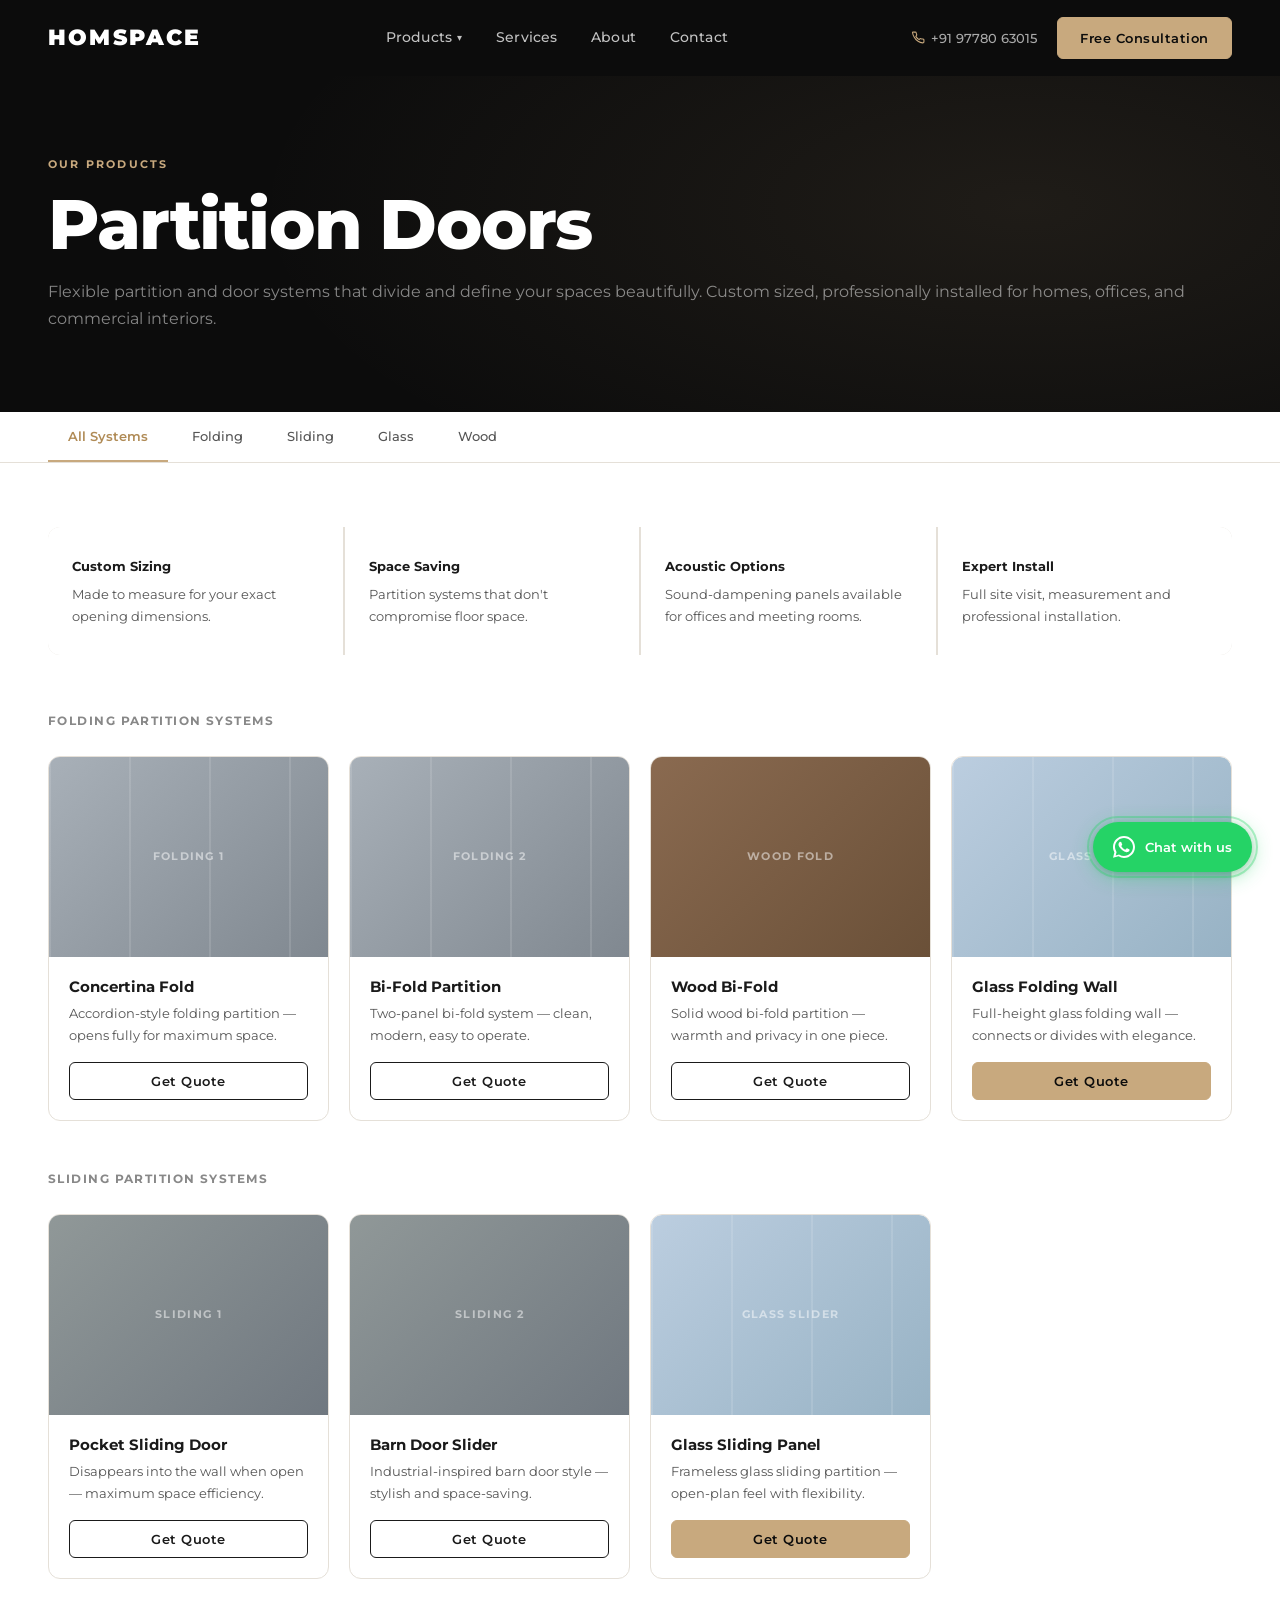
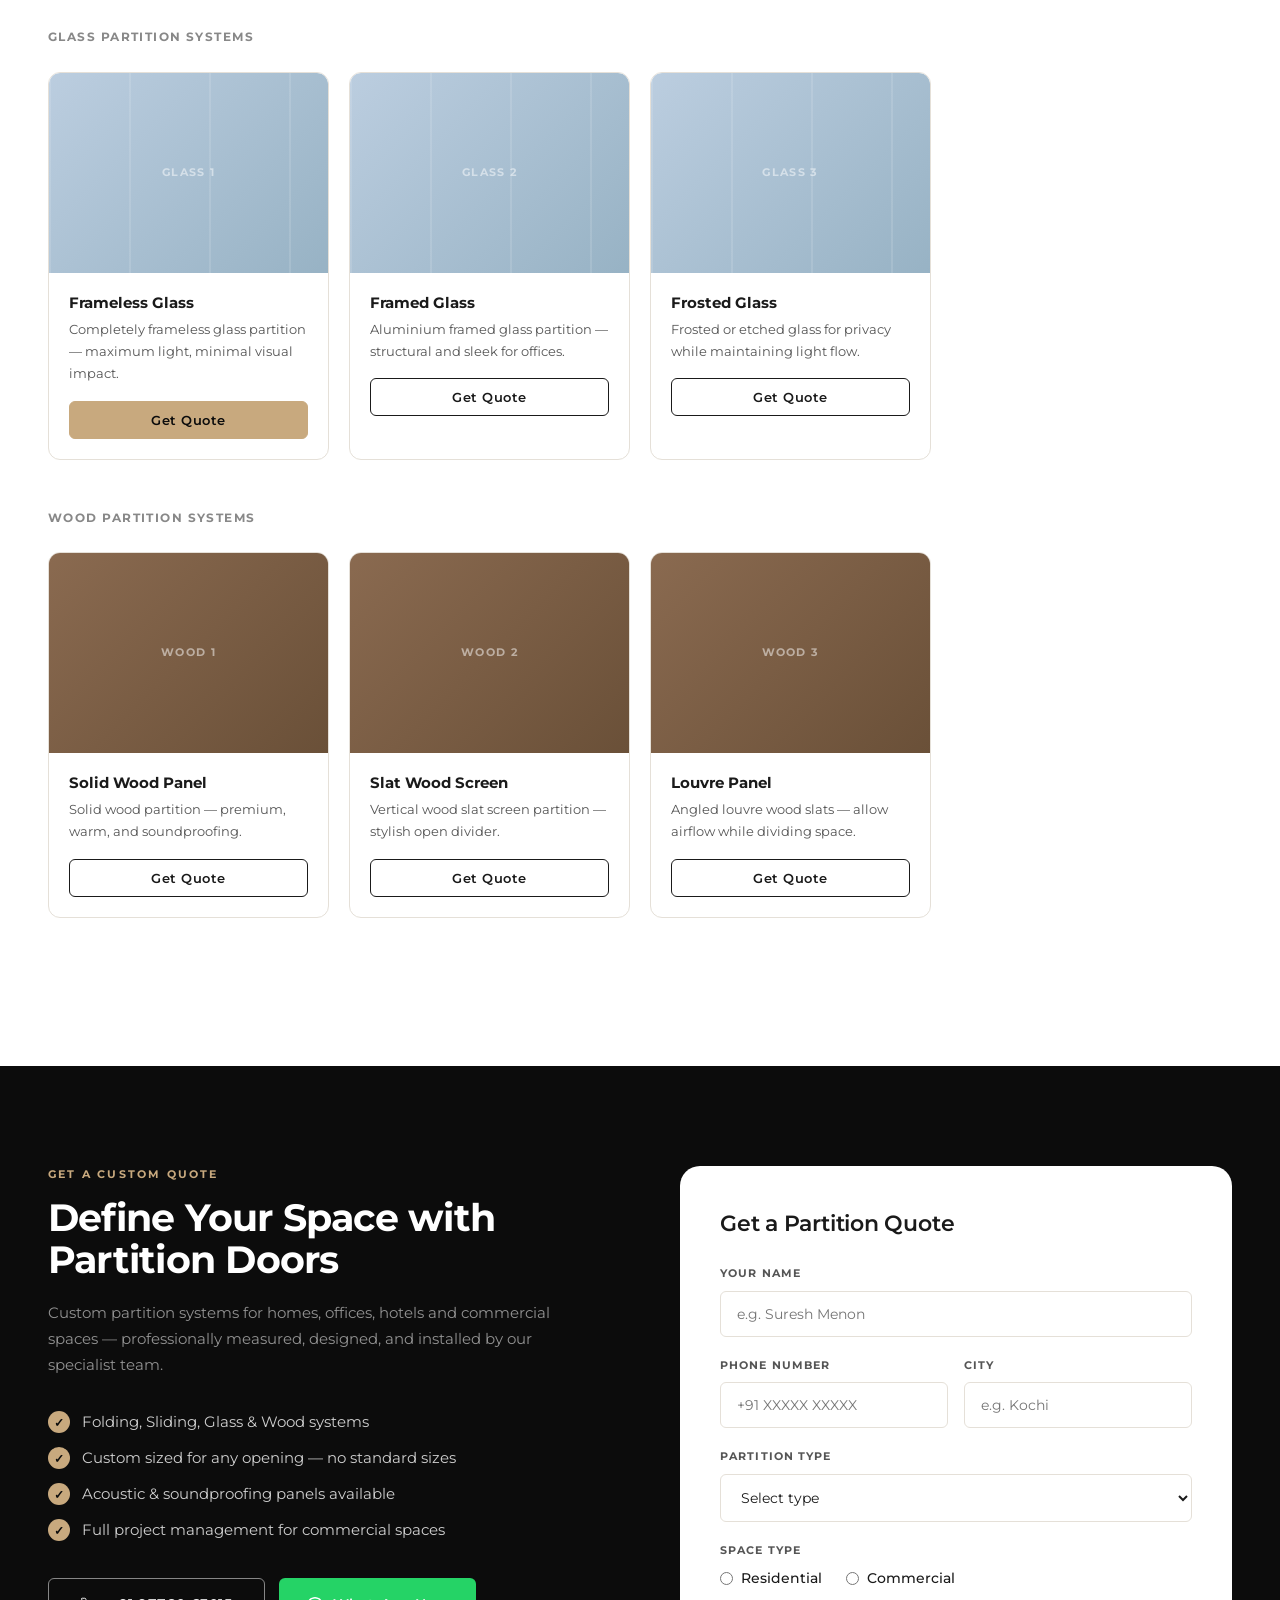
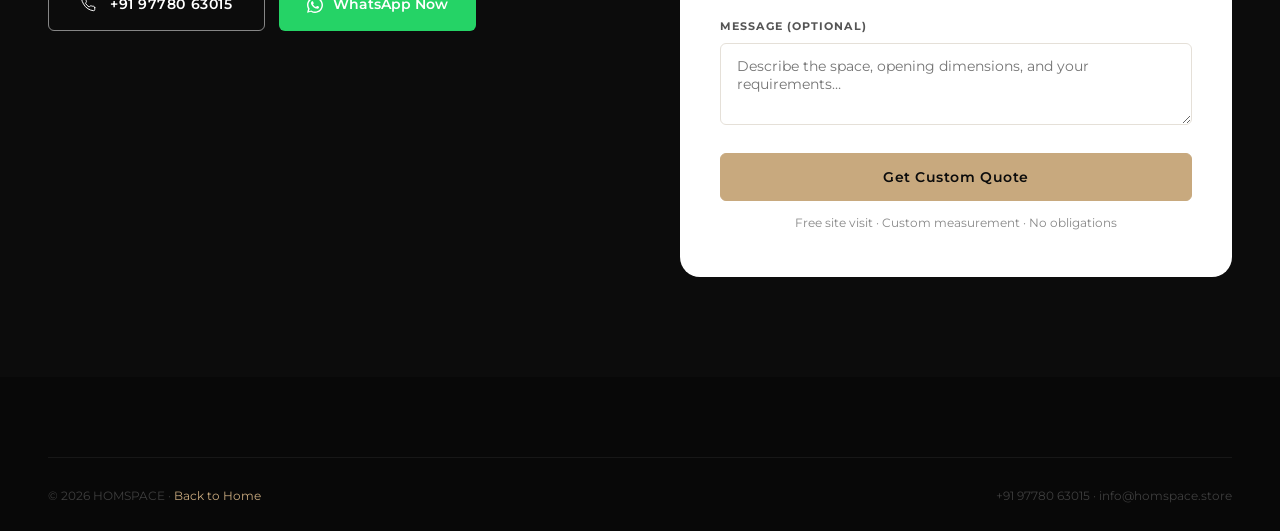
<file: pages/partition-doors.html>
<!DOCTYPE html>
<html lang="en">
<head>
  <meta charset="UTF-8">
  <meta name="viewport" content="width=device-width, initial-scale=1.0">
  <link rel="icon" type="image/svg+xml" href="../favicon.svg">
  <title>Partition Doors — HOMSPACE Kerala</title>
  <meta name="description" content="Flexible partition door systems for residential and commercial spaces. Custom fit, expert installation by HOMSPACE Kerala.">
  <link rel="preconnect" href="https://fonts.googleapis.com">
  <link rel="preconnect" href="https://fonts.gstatic.com" crossorigin>
  <link href="https://fonts.googleapis.com/css2?family=Montserrat:ital,wght@0,300;0,400;0,500;0,600;0,700;0,800;0,900&display=swap" rel="stylesheet">
  <link rel="stylesheet" href="../css/style.css">
  <style>
    .bg-partition { background: linear-gradient(135deg,#A8B0B8 0%,#808890 100%); }
    .bg-glass     { background: linear-gradient(135deg,rgba(180,200,220,0.9) 0%,rgba(140,170,190,0.9) 100%); backdrop-filter:blur(4px); }
    .bg-wood      { background: linear-gradient(135deg,#8A6A50 0%,#6A5038 100%); }
    .bg-sliding   { background: linear-gradient(135deg,#909898 0%,#707880 100%); }
    .product-item-img::after {
      content: attr(data-label);
      position: absolute; inset: 0;
      display: flex; align-items: center; justify-content: center;
      font-size: 11px; font-weight: 700; letter-spacing: 0.12em;
      color: rgba(255,255,255,0.5); text-transform: uppercase;
    }
    /* Partition grid lines */
    .bg-partition::before, .bg-glass::before {
      content:'';
      position: absolute; inset: 0;
      background-image: repeating-linear-gradient(90deg,rgba(255,255,255,0.12) 0px,rgba(255,255,255,0.12) 2px,transparent 2px,transparent 80px);
    }
  </style>
</head>
<body>

  <nav class="navbar solid" id="navbar">
    <div class="nav-container">
      <a href="../index.html" class="nav-logo">HOMSPACE</a>
      <ul class="nav-menu" id="navMenu">
        <li class="nav-item dropdown">
          <a href="#" class="nav-link">Products <span class="dropdown-arrow">▾</span></a>
          <div class="dropdown-menu"><div class="dropdown-grid">
            <a href="wallpaper.html" class="dropdown-item"><span class="di-icon">◈</span><span class="di-text"><strong>Wallpaper</strong><small>100+ designs</small></span></a>
            <a href="wall-panels.html" class="dropdown-item"><span class="di-icon">▣</span><span class="di-text"><strong>Wall Panels</strong><small>7 types</small></span></a>
            <a href="curtains.html" class="dropdown-item"><span class="di-icon">〓</span><span class="di-text"><strong>Curtains</strong><small>6 styles</small></span></a>
            <a href="blinds.html" class="dropdown-item"><span class="di-icon">≡</span><span class="di-text"><strong>Blinds</strong><small>4 types</small></span></a>
            <a href="partition-doors.html" class="dropdown-item"><span class="di-icon">⊟</span><span class="di-text"><strong>Partition Doors</strong><small>Space dividers</small></span></a>
            <a href="mosquito-nets.html" class="dropdown-item"><span class="di-icon">⊞</span><span class="di-text"><strong>Mosquito Nets</strong><small>Premium</small></span></a>
          </div></div>
        </li>
        <li class="nav-item"><a href="services.html" class="nav-link">Services</a></li>
        <li class="nav-item"><a href="about.html" class="nav-link">About</a></li>
        <li class="nav-item"><a href="contact.html" class="nav-link">Contact</a></li>
      </ul>
      <div class="nav-actions">
        <a href="tel:+919778063015" class="nav-phone">
          <svg width="13" height="13" viewBox="0 0 24 24" fill="none" stroke="currentColor" stroke-width="2" stroke-linecap="round" stroke-linejoin="round"><path d="M22 16.92v3a2 2 0 01-2.18 2 19.79 19.79 0 01-8.63-3.07A19.5 19.5 0 013.95 11a19.79 19.79 0 01-3.07-8.67A2 2 0 012.86 2h3a2 2 0 012 1.72 12.84 12.84 0 00.7 2.81 2 2 0 01-.45 2.11L7.09 9.91a16 16 0 006 6l1.27-1.27a2 2 0 012.11-.45 12.84 12.84 0 002.81.7A2 2 0 0122 16.92z"/></svg>
          +91 97780 63015
        </a>
        <a href="contact.html" class="btn btn-gold btn-sm">Free Consultation</a>
      </div>
      <button class="hamburger" id="hamburger"><span></span><span></span><span></span></button>
    </div>
  </nav>

  <section class="page-hero">
    <div class="container page-hero-content">
      <span class="eyebrow">Our Products</span>
      <h1>Partition Doors</h1>
      <p>Flexible partition and door systems that divide and define your spaces beautifully. Custom sized, professionally installed for homes, offices, and commercial interiors.</p>
    </div>
  </section>

  <div class="filter-bar">
    <div class="filter-bar-inner">
      <button class="filter-btn active" data-filter="all">All Systems</button>
      <button class="filter-btn" data-filter="folding">Folding</button>
      <button class="filter-btn" data-filter="sliding">Sliding</button>
      <button class="filter-btn" data-filter="glass">Glass</button>
      <button class="filter-btn" data-filter="wood">Wood</button>
    </div>
  </div>

  <section class="products-section">
    <div class="container">

      <!-- Key Benefits Strip -->
      <div class="feat-grid">
        <div><p style="font-size:13px;font-weight:700;margin-bottom:6px;">Custom Sizing</p><p style="font-size:13px;color:var(--text-mid);">Made to measure for your exact opening dimensions.</p></div>
        <div><p style="font-size:13px;font-weight:700;margin-bottom:6px;">Space Saving</p><p style="font-size:13px;color:var(--text-mid);">Partition systems that don't compromise floor space.</p></div>
        <div><p style="font-size:13px;font-weight:700;margin-bottom:6px;">Acoustic Options</p><p style="font-size:13px;color:var(--text-mid);">Sound-dampening panels available for offices and meeting rooms.</p></div>
        <div><p style="font-size:13px;font-weight:700;margin-bottom:6px;">Expert Install</p><p style="font-size:13px;color:var(--text-mid);">Full site visit, measurement and professional installation.</p></div>
      </div>

      <div data-category="folding">
        <p class="product-category-title">Folding Partition Systems</p>
        <div class="products-listing">
          <div class="product-item"><div class="product-item-img bg-partition" data-label="Folding 1"></div><div class="product-item-info"><h4>Concertina Fold</h4><p>Accordion-style folding partition — opens fully for maximum space.</p><button class="btn btn-outline-dark btn-sm btn-full" data-enquire>Get Quote</button></div></div>
          <div class="product-item"><div class="product-item-img bg-partition" data-label="Folding 2"></div><div class="product-item-info"><h4>Bi-Fold Partition</h4><p>Two-panel bi-fold system — clean, modern, easy to operate.</p><button class="btn btn-outline-dark btn-sm btn-full" data-enquire>Get Quote</button></div></div>
          <div class="product-item"><div class="product-item-img bg-wood" data-label="Wood Fold"></div><div class="product-item-info"><h4>Wood Bi-Fold</h4><p>Solid wood bi-fold partition — warmth and privacy in one piece.</p><button class="btn btn-outline-dark btn-sm btn-full" data-enquire>Get Quote</button></div></div>
          <div class="product-item"><div class="product-item-img bg-glass" data-label="Glass Fold"></div><div class="product-item-info"><h4>Glass Folding Wall</h4><p>Full-height glass folding wall — connects or divides with elegance.</p><button class="btn btn-gold btn-sm btn-full" data-enquire>Get Quote</button></div></div>
        </div>
      </div>

      <div data-category="sliding">
        <p class="product-category-title">Sliding Partition Systems</p>
        <div class="products-listing">
          <div class="product-item"><div class="product-item-img bg-sliding" data-label="Sliding 1"></div><div class="product-item-info"><h4>Pocket Sliding Door</h4><p>Disappears into the wall when open — maximum space efficiency.</p><button class="btn btn-outline-dark btn-sm btn-full" data-enquire>Get Quote</button></div></div>
          <div class="product-item"><div class="product-item-img bg-sliding" data-label="Sliding 2"></div><div class="product-item-info"><h4>Barn Door Slider</h4><p>Industrial-inspired barn door style — stylish and space-saving.</p><button class="btn btn-outline-dark btn-sm btn-full" data-enquire>Get Quote</button></div></div>
          <div class="product-item"><div class="product-item-img bg-glass" data-label="Glass Slider"></div><div class="product-item-info"><h4>Glass Sliding Panel</h4><p>Frameless glass sliding partition — open-plan feel with flexibility.</p><button class="btn btn-gold btn-sm btn-full" data-enquire>Get Quote</button></div></div>
        </div>
      </div>

      <div data-category="glass">
        <p class="product-category-title">Glass Partition Systems</p>
        <div class="products-listing">
          <div class="product-item"><div class="product-item-img bg-glass" data-label="Glass 1"></div><div class="product-item-info"><h4>Frameless Glass</h4><p>Completely frameless glass partition — maximum light, minimal visual impact.</p><button class="btn btn-gold btn-sm btn-full" data-enquire>Get Quote</button></div></div>
          <div class="product-item"><div class="product-item-img bg-glass" data-label="Glass 2"></div><div class="product-item-info"><h4>Framed Glass</h4><p>Aluminium framed glass partition — structural and sleek for offices.</p><button class="btn btn-outline-dark btn-sm btn-full" data-enquire>Get Quote</button></div></div>
          <div class="product-item"><div class="product-item-img bg-glass" data-label="Glass 3"></div><div class="product-item-info"><h4>Frosted Glass</h4><p>Frosted or etched glass for privacy while maintaining light flow.</p><button class="btn btn-outline-dark btn-sm btn-full" data-enquire>Get Quote</button></div></div>
        </div>
      </div>

      <div data-category="wood">
        <p class="product-category-title">Wood Partition Systems</p>
        <div class="products-listing">
          <div class="product-item"><div class="product-item-img bg-wood" data-label="Wood 1"></div><div class="product-item-info"><h4>Solid Wood Panel</h4><p>Solid wood partition — premium, warm, and soundproofing.</p><button class="btn btn-outline-dark btn-sm btn-full" data-enquire>Get Quote</button></div></div>
          <div class="product-item"><div class="product-item-img bg-wood" data-label="Wood 2"></div><div class="product-item-info"><h4>Slat Wood Screen</h4><p>Vertical wood slat screen partition — stylish open divider.</p><button class="btn btn-outline-dark btn-sm btn-full" data-enquire>Get Quote</button></div></div>
          <div class="product-item"><div class="product-item-img bg-wood" data-label="Wood 3"></div><div class="product-item-info"><h4>Louvre Panel</h4><p>Angled louvre wood slats — allow airflow while dividing space.</p><button class="btn btn-outline-dark btn-sm btn-full" data-enquire>Get Quote</button></div></div>
        </div>
      </div>

    </div>
  </section>

  <section class="product-cta" id="enquire">
    <div class="container">
      <div class="product-cta-grid">
        <div class="product-cta-left">
          <span class="eyebrow">Get a Custom Quote</span>
          <h2>Define Your Space with Partition Doors</h2>
          <p>Custom partition systems for homes, offices, hotels and commercial spaces — professionally measured, designed, and installed by our specialist team.</p>
          <ul class="cta-checklist">
            <li>Folding, Sliding, Glass &amp; Wood systems</li>
            <li>Custom sized for any opening — no standard sizes</li>
            <li>Acoustic &amp; soundproofing panels available</li>
            <li>Full project management for commercial spaces</li>
          </ul>
          <div class="product-cta-btns">
            <a href="tel:+919778063015" class="btn btn-outline-white">
              <svg width="15" height="15" viewBox="0 0 24 24" fill="none" stroke="currentColor" stroke-width="1.5" stroke-linecap="round" style="margin-right:6px"><path d="M22 16.92v3a2 2 0 01-2.18 2 19.79 19.79 0 01-8.63-3.07A19.5 19.5 0 013.95 11a19.79 19.79 0 01-3.07-8.67A2 2 0 012.86 2h3a2 2 0 012 1.72 12.84 12.84 0 00.7 2.81 2 2 0 01-.45 2.11L7.09 9.91a16 16 0 006 6l1.27-1.27a2 2 0 012.11-.45 12.84 12.84 0 002.81.7A2 2 0 0122 16.92z"/></svg>
              +91 97780 63015
            </a>
            <a href="https://wa.me/919778063015?text=Hi%20HOMSPACE!%20I%27d%20like%20to%20enquire%20about%20Partition%20Doors." class="btn-whatsapp" target="_blank" rel="noopener">
              <svg width="16" height="16" viewBox="0 0 24 24" fill="currentColor"><path d="M17.472 14.382c-.297-.149-1.758-.867-2.03-.967-.273-.099-.471-.148-.67.15-.197.297-.767.966-.94 1.164-.173.199-.347.223-.644.075-.297-.15-1.255-.463-2.39-1.475-.883-.788-1.48-1.761-1.653-2.059-.173-.297-.018-.458.13-.606.134-.133.298-.347.446-.52.149-.174.198-.298.298-.497.099-.198.05-.371-.025-.52-.075-.149-.669-1.612-.916-2.207-.242-.579-.487-.5-.669-.51-.173-.008-.371-.01-.57-.01-.198 0-.52.074-.792.372-.272.297-1.04 1.016-1.04 2.479 0 1.462 1.065 2.875 1.213 3.074.149.198 2.096 3.2 5.077 4.487.709.306 1.262.489 1.694.625.712.227 1.36.195 1.871.118.571-.085 1.758-.719 2.006-1.413.248-.694.248-1.289.173-1.413-.074-.124-.272-.198-.57-.347z"/><path d="M12 0C5.373 0 0 5.373 0 12c0 2.125.558 4.118 1.532 5.845L.054 23.625 6.012 22.12A11.953 11.953 0 0012 24c6.627 0 12-5.373 12-12S18.627 0 12 0zm0 21.818a9.814 9.814 0 01-5.002-1.37l-.357-.213-3.713.974.993-3.63-.232-.374A9.817 9.817 0 012.182 12C2.182 6.573 6.573 2.182 12 2.182c5.428 0 9.818 4.39 9.818 9.818 0 5.427-4.39 9.818-9.818 9.818z"/></svg>
              WhatsApp Now
            </a>
          </div>
        </div>
        <div>
          <form class="enquiry-form">
            <h3>Get a Partition Quote</h3>
            <div class="form-group">
              <label>Your Name</label>
              <input type="text" placeholder="e.g. Suresh Menon" required>
            </div>
            <div class="form-row">
              <div class="form-group">
                <label>Phone Number</label>
                <input type="tel" placeholder="+91 XXXXX XXXXX" required>
              </div>
              <div class="form-group">
                <label>City</label>
                <input type="text" placeholder="e.g. Kochi">
              </div>
            </div>
            <div class="form-group">
              <label>Partition Type</label>
              <select>
                <option value="">Select type</option>
                <option>Folding Partition</option>
                <option>Sliding Partition</option>
                <option>Glass Partition</option>
                <option>Wood Partition</option>
                <option>Not Sure — Need Advice</option>
              </select>
            </div>
            <div class="form-group">
              <label>Space Type</label>
              <div class="radio-group">
                <label class="radio-label"><input type="radio" name="type" value="residential"> Residential</label>
                <label class="radio-label"><input type="radio" name="type" value="commercial"> Commercial</label>
              </div>
            </div>
            <div class="form-group">
              <label>Message (optional)</label>
              <textarea placeholder="Describe the space, opening dimensions, and your requirements…" rows="3"></textarea>
            </div>
            <button type="submit" class="btn btn-gold btn-full">Get Custom Quote</button>
            <p class="form-note">Free site visit · Custom measurement · No obligations</p>
          </form>
        </div>
      </div>
    </div>
  </section>

  <footer class="footer"><div class="container"><div class="footer-bottom" style="border-top:1px solid rgba(255,255,255,0.06);padding-top:28px;">
    <p>&copy; 2026 HOMSPACE · <a href="../index.html" style="color:var(--gold);">Back to Home</a></p>
    <p>+91 97780 63015 · info@homspace.store</p>
  </div></div></footer>
  <script src="../js/main.js"></script>
</body>
</html>
</file>
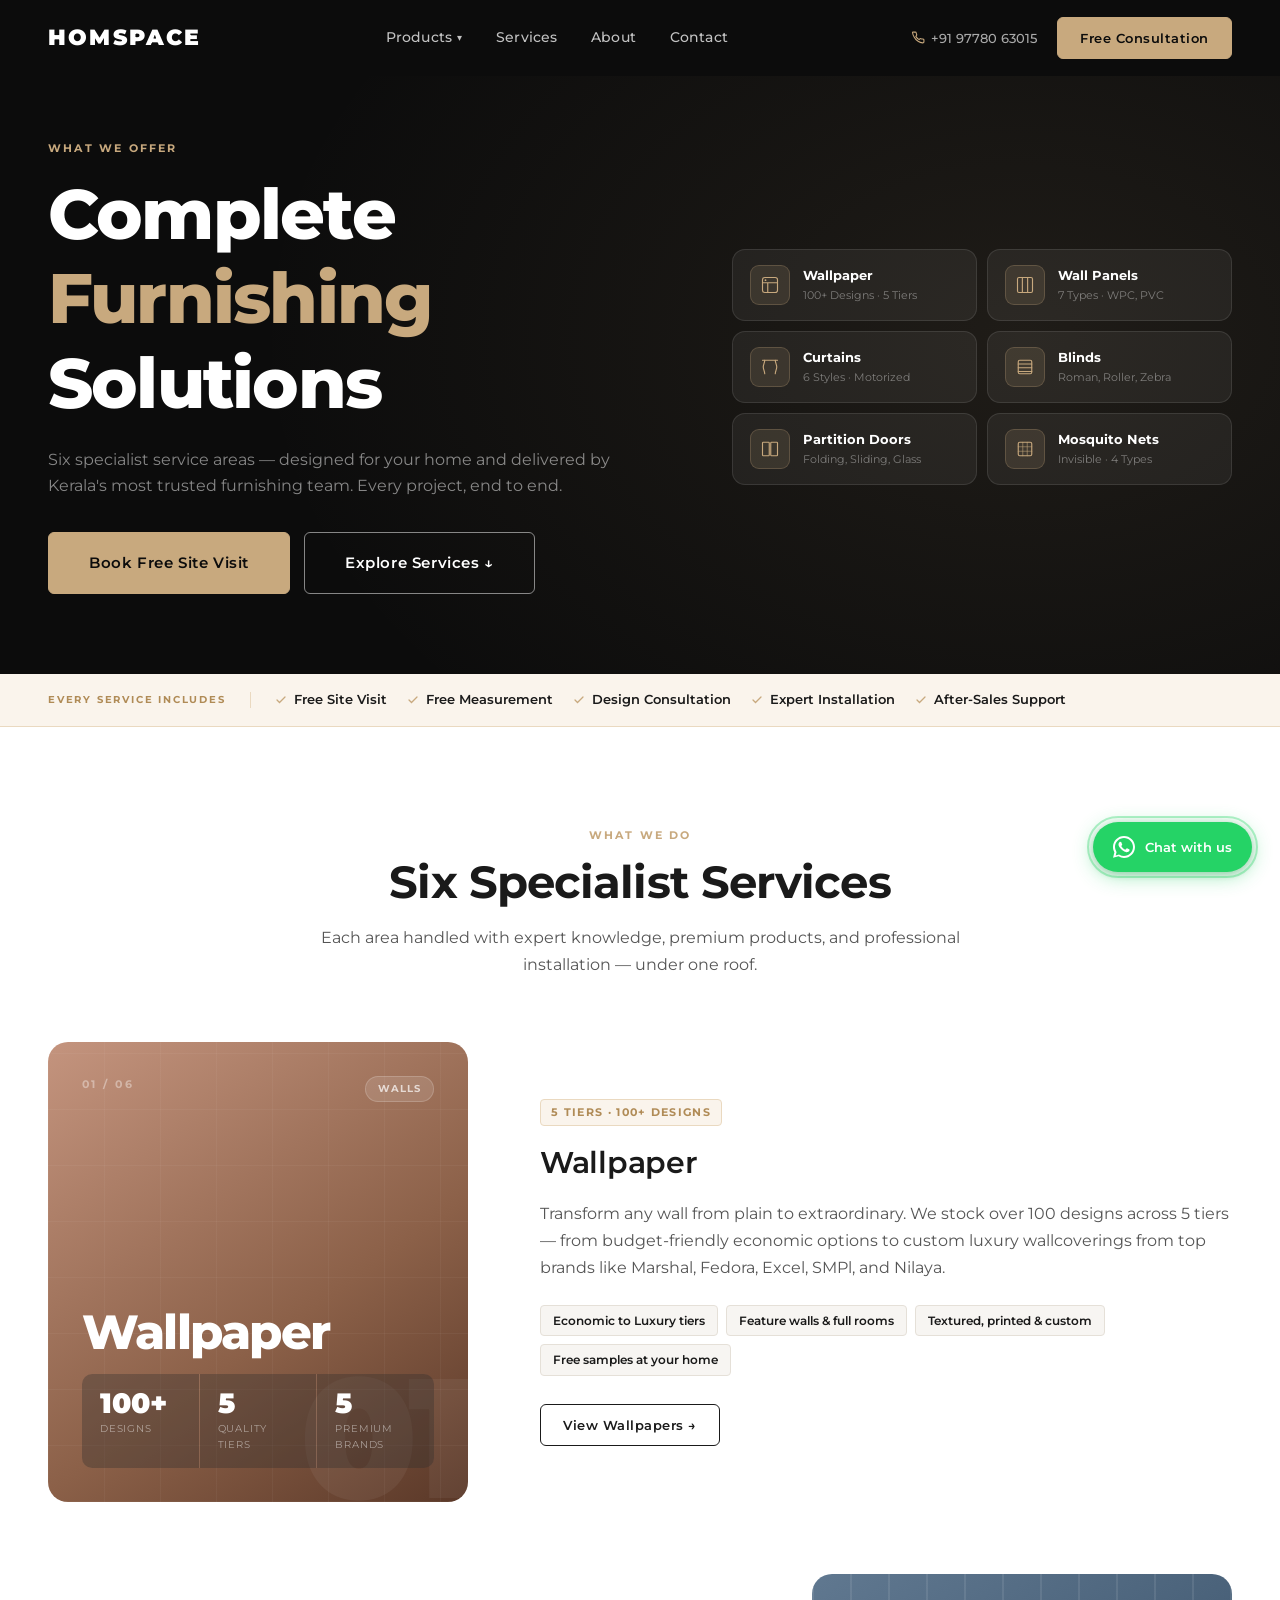
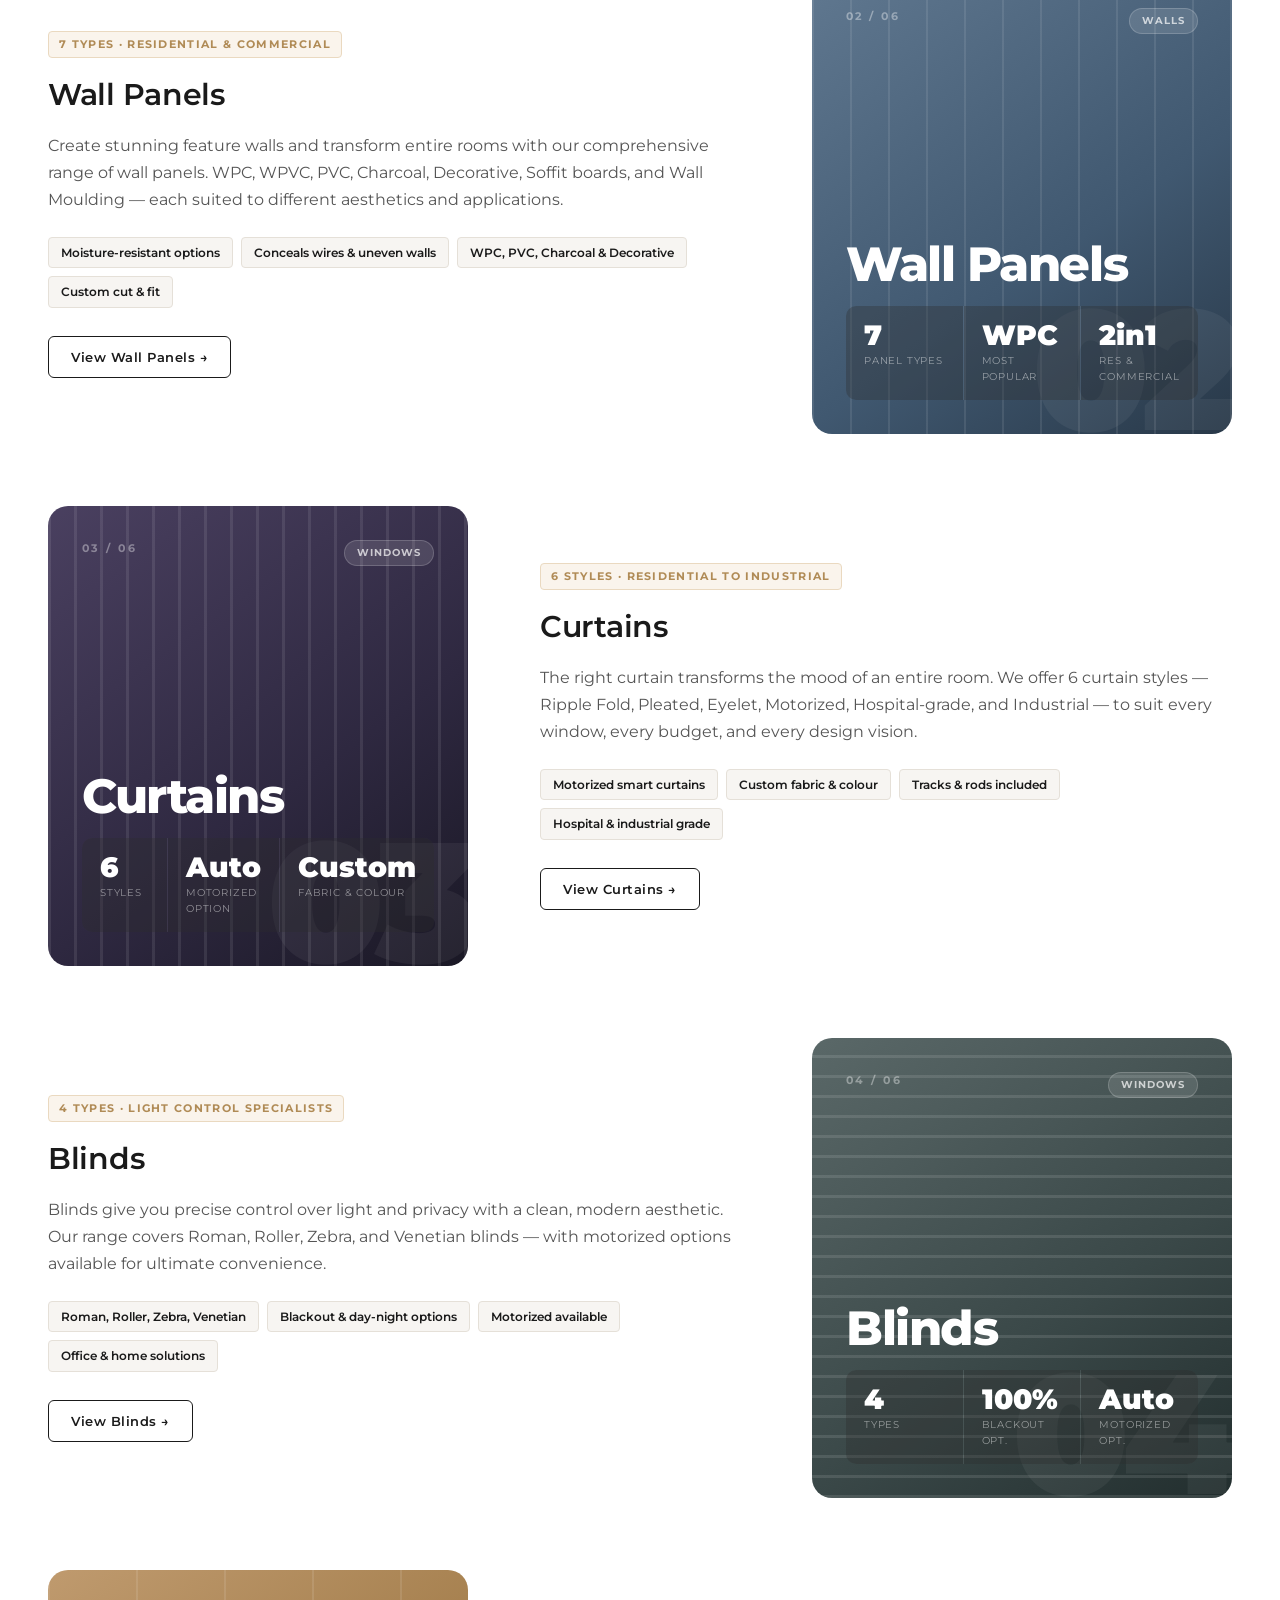
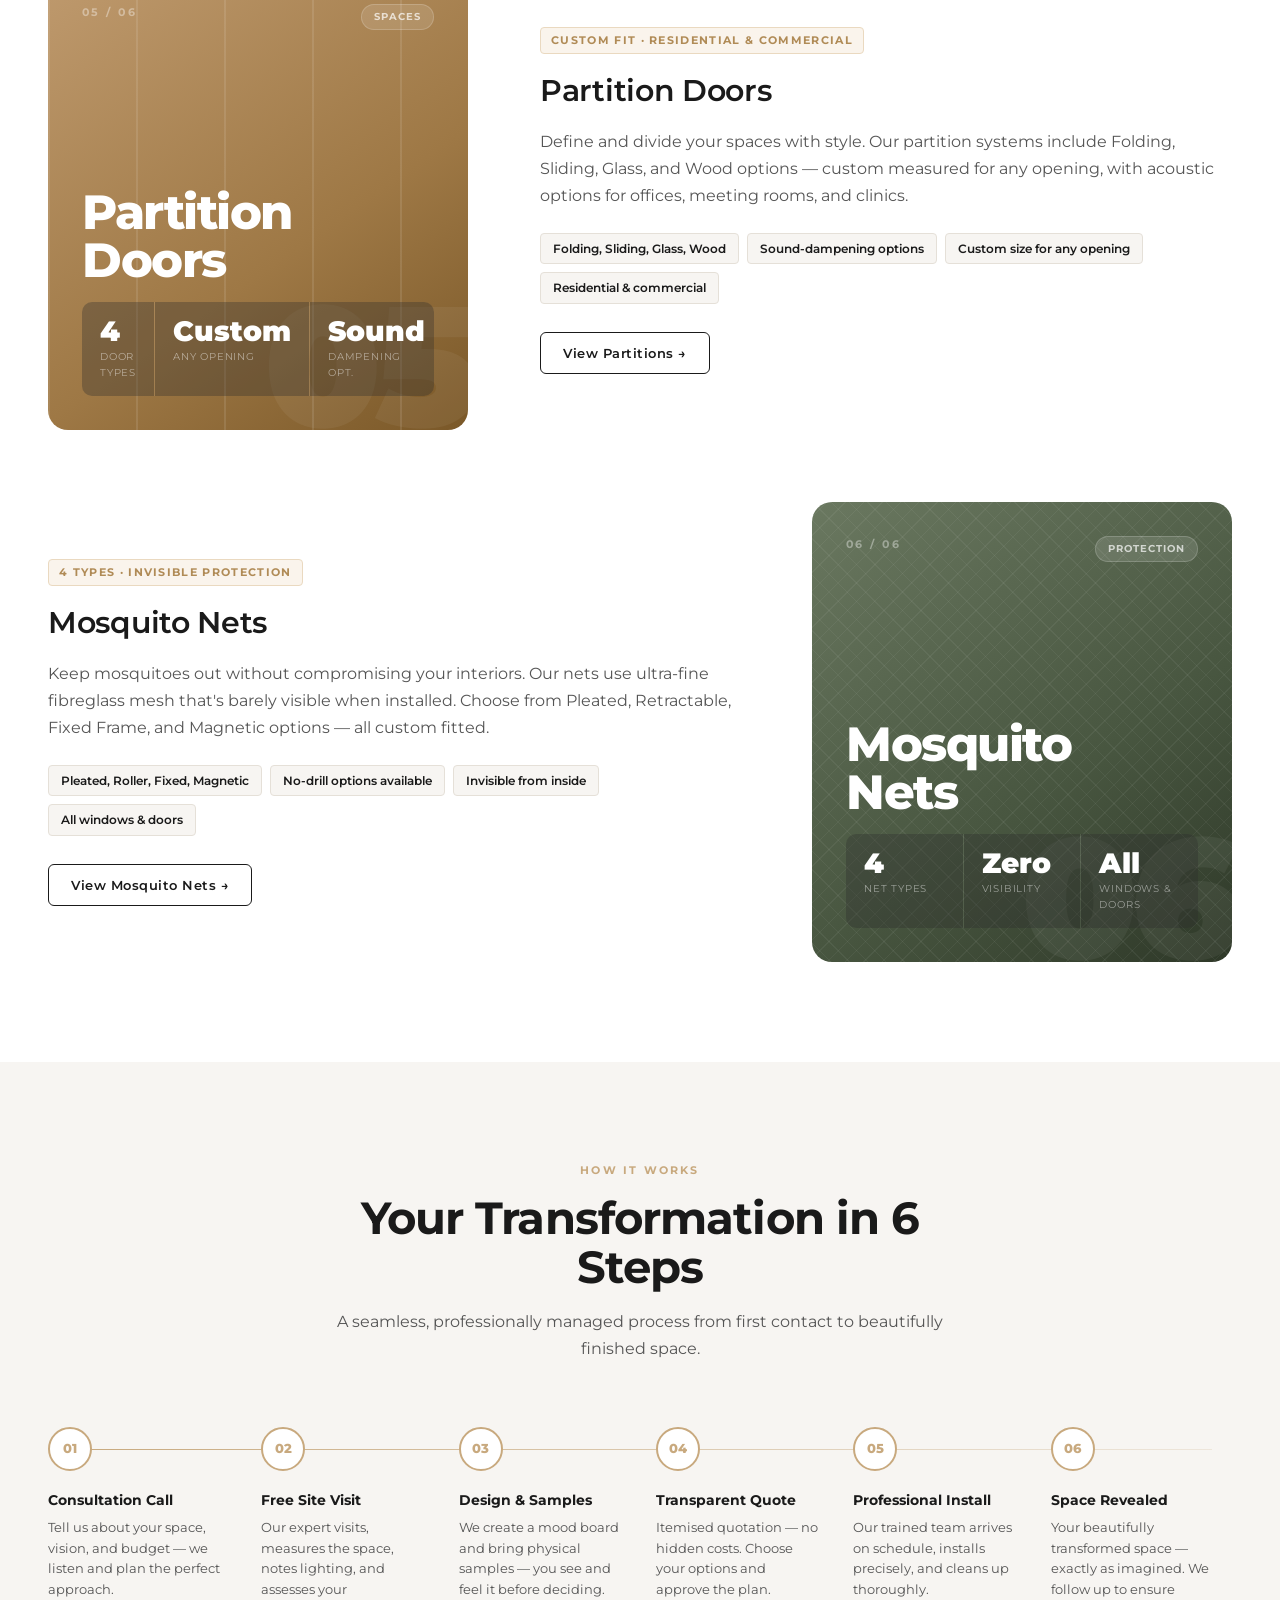
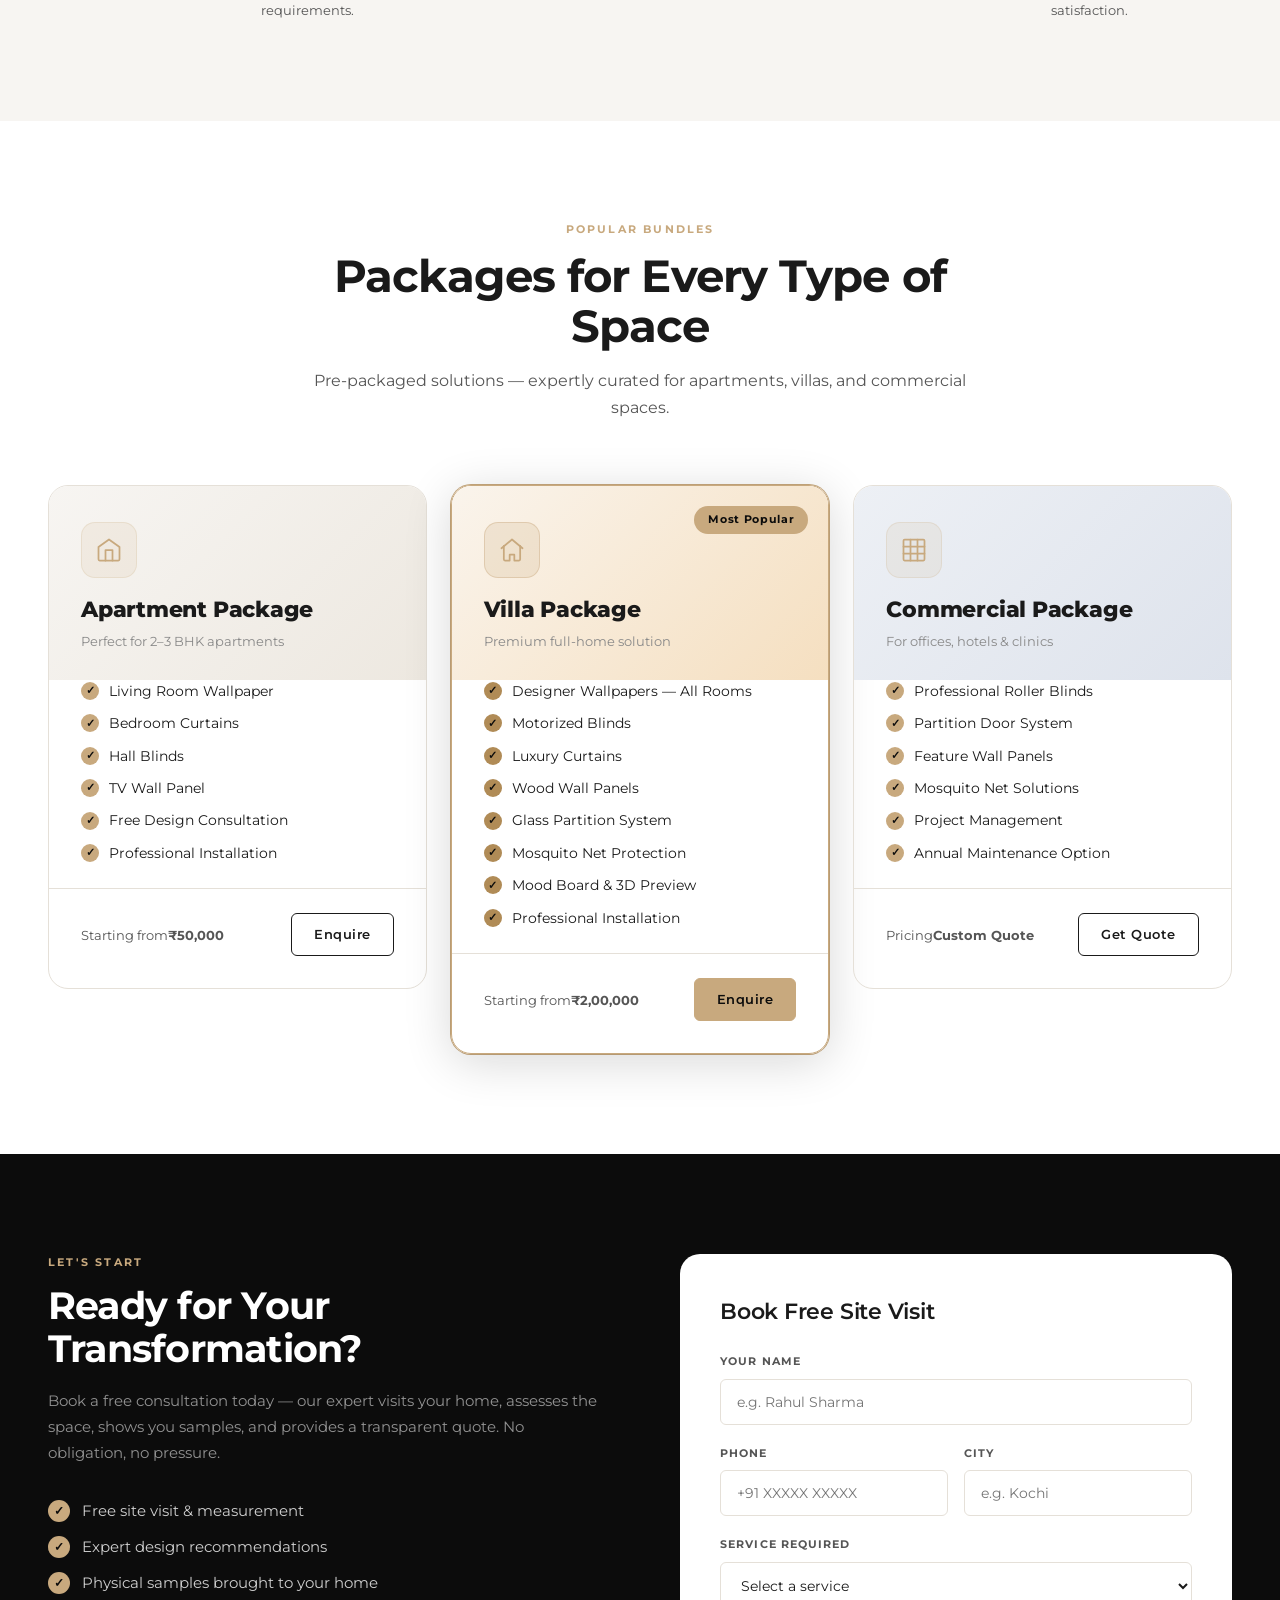
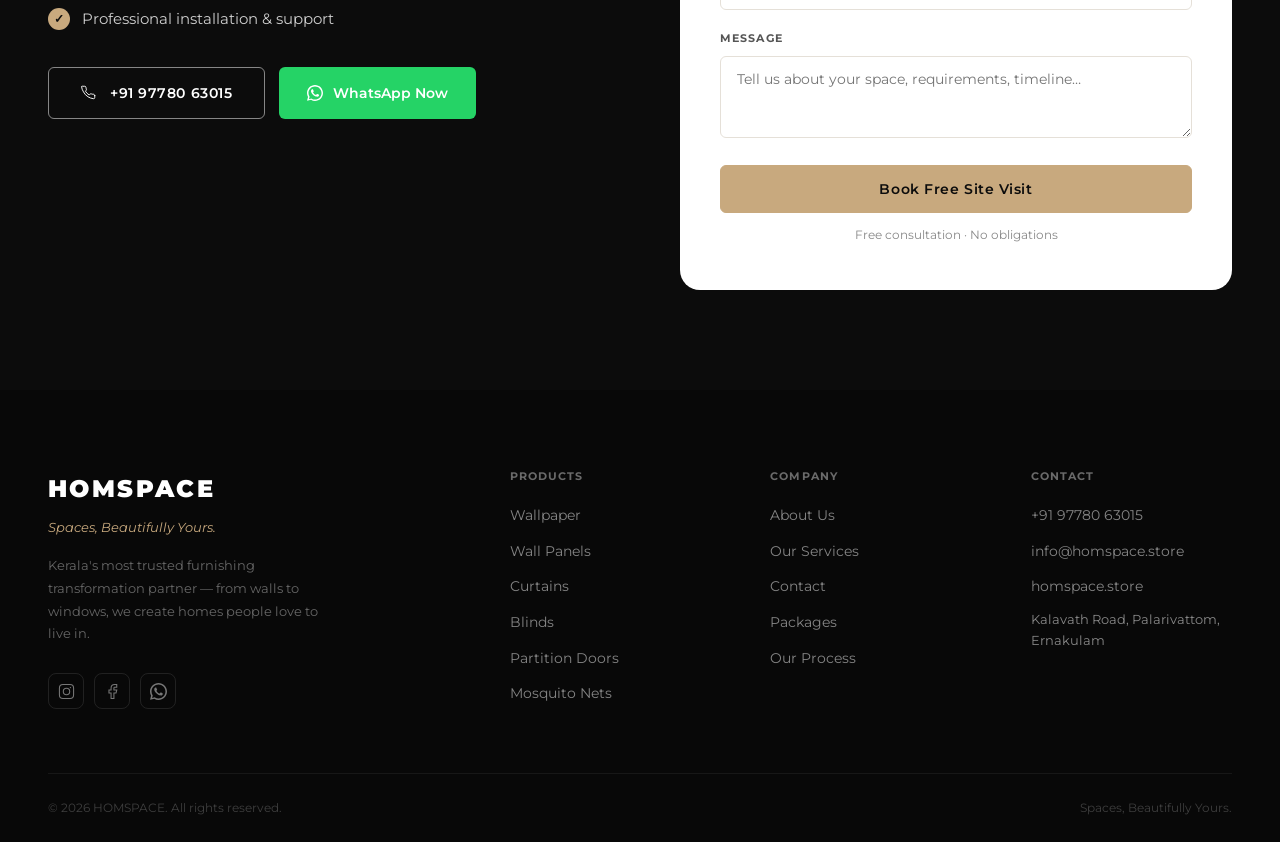
<file: pages/services.html>
<!DOCTYPE html>
<html lang="en">
<head>
  <meta charset="UTF-8">
  <meta name="viewport" content="width=device-width, initial-scale=1.0">
  <link rel="icon" type="image/svg+xml" href="../favicon.svg">
  <title>Our Services — HOMSPACE Kerala Complete Furnishing</title>
  <meta name="description" content="Complete furnishing services by HOMSPACE Kerala — Wallpaper, Wall Panels, Curtains, Blinds, Partition Doors, Mosquito Nets. Free site visit & professional installation.">
  <link rel="icon" type="image/png" href="../assets/logo.png">
  <link rel="preconnect" href="https://fonts.googleapis.com">
  <link rel="preconnect" href="https://fonts.gstatic.com" crossorigin>
  <link href="https://fonts.googleapis.com/css2?family=Montserrat:ital,wght@0,200;0,300;0,400;0,500;0,600;0,700;0,800;0,900;1,300&display=swap" rel="stylesheet">
  <link rel="stylesheet" href="../css/style.css">
  <style>
    /* ── Services Hero ─────────────────────────────── */
    .svc-hero-v2 { padding: calc(var(--nav-h) + 64px) 0 80px; }
    .svc-hero-v2 .container { position: relative; z-index: 2; }
    .svc-hero-inner { display: grid; grid-template-columns: 1fr 500px; gap: 72px; align-items: center; }
    .svc-hero-text h1 { color: white; line-height: 1.2; margin-bottom: 0; }
    .svc-hero-desc { color: rgba(255,255,255,0.55); font-size: 17px; line-height: 1.65; margin: 22px 0 32px; }
    .svc-hero-btns { display: flex; gap: 14px; flex-wrap: wrap; }

    .shc-grid { display: grid; grid-template-columns: 1fr 1fr; gap: 10px; }
    .shc {
      display: flex; align-items: center; gap: 13px;
      background: rgba(255,255,255,0.06); border: 1px solid rgba(255,255,255,0.1);
      border-radius: 13px; padding: 15px 17px; color: white; text-decoration: none;
      transition: background 0.25s, border-color 0.25s;
    }
    .shc:hover { background: rgba(200,169,126,0.14); border-color: rgba(200,169,126,0.4); }
    .shc-iw {
      width: 40px; height: 40px; border-radius: 9px; flex-shrink: 0;
      background: rgba(200,169,126,0.14); border: 1px solid rgba(200,169,126,0.25);
      display: flex; align-items: center; justify-content: center; color: var(--gold);
    }
    .shc-name { font-size: 13px; font-weight: 700; display: block; }
    .shc-sub  { font-size: 10.5px; color: rgba(255,255,255,0.4); display: block; margin-top: 2px; }

    /* ── Included Bar ──────────────────────────────── */
    .svc-inc-bar { background: var(--gold-pale); border-bottom: 1px solid var(--gold-light); padding: 14px 0; }
    .svc-inc-inner { display: flex; align-items: center; gap: 0; }
    .svc-inc-label {
      font-size: 10px; font-weight: 700; letter-spacing: 0.18em; text-transform: uppercase;
      color: var(--gold-hover); flex-shrink: 0; padding-right: 24px; margin-right: 24px;
      border-right: 1px solid var(--gold-light); white-space: nowrap;
    }
    .svc-inc-list { display: flex; flex-wrap: wrap; list-style: none; gap: 0; margin: 0; padding: 0; }
    .svc-inc-list li {
      font-size: 12.5px; font-weight: 600; color: var(--text-dark);
      display: flex; align-items: center; gap: 7px; padding: 2px 20px 2px 0;
    }
    .svc-inc-list li svg { color: var(--gold); flex-shrink: 0; }

    /* ── Rich Service Panels ───────────────────────── */
    .sdr-visual {
      display: block; min-height: 460px; position: relative;
      border-radius: var(--radius-xl); overflow: hidden;
    }
    .sdr-visual::before {
      content: ''; position: absolute; inset: 0; z-index: 1; pointer-events: none;
    }
    .sdr-visual::after {
      content: attr(data-num);
      position: absolute; bottom: -20px; right: -2px; z-index: 1;
      font-size: 170px; font-weight: 900; letter-spacing: -0.05em; line-height: 1;
      color: rgba(255,255,255,0.055); pointer-events: none;
    }
    /* Pattern overlays per product */
    .wp-bg-svc::before {
      background: repeating-linear-gradient(0deg,rgba(255,255,255,0.04) 0,rgba(255,255,255,0.04) 1px,transparent 1px,transparent 56px),
                  repeating-linear-gradient(90deg,rgba(255,255,255,0.04) 0,rgba(255,255,255,0.04) 1px,transparent 1px,transparent 56px);
    }
    .panels-bg-svc::before {
      background: repeating-linear-gradient(90deg,rgba(255,255,255,0.09) 0,rgba(255,255,255,0.09) 2px,transparent 2px,transparent 38px);
    }
    .curtains-bg-svc::before {
      background: repeating-linear-gradient(90deg,rgba(255,255,255,0.09) 0,rgba(255,255,255,0.09) 3px,transparent 3px,transparent 26px);
    }
    .blinds-bg-svc::before {
      background: repeating-linear-gradient(0deg,rgba(255,255,255,0.11) 0,rgba(255,255,255,0.11) 3px,transparent 3px,transparent 20px);
    }
    .partition-bg-svc::before {
      background: repeating-linear-gradient(90deg,rgba(255,255,255,0.1) 0,rgba(255,255,255,0.1) 2px,transparent 2px,transparent 88px);
    }
    .nets-bg-svc::before {
      background: repeating-linear-gradient(45deg,rgba(255,255,255,0.05) 0,rgba(255,255,255,0.05) 1px,transparent 1px,transparent 13px),
                  repeating-linear-gradient(-45deg,rgba(255,255,255,0.05) 0,rgba(255,255,255,0.05) 1px,transparent 1px,transparent 13px);
    }
    .sdr-inner {
      position: absolute; inset: 0; z-index: 2;
      display: flex; flex-direction: column; justify-content: space-between; padding: 34px;
    }
    .sdr-toprow { display: flex; justify-content: space-between; align-items: flex-start; }
    .sdr-seq { font-size: 11px; font-weight: 700; letter-spacing: 0.22em; color: rgba(255,255,255,0.38); }
    .sdr-pill {
      font-size: 10px; font-weight: 700; letter-spacing: 0.1em; text-transform: uppercase;
      color: rgba(255,255,255,0.7); background: rgba(255,255,255,0.12);
      border: 1px solid rgba(255,255,255,0.18); padding: 4px 12px; border-radius: 20px;
    }
    .sdr-pname {
      font-size: 48px; font-weight: 800; color: white; letter-spacing: -0.03em;
      line-height: 1; margin: auto 0 0;
    }
    .sdr-stat-strip {
      display: flex; gap: 1px; background: rgba(255,255,255,0.08);
      border-radius: 10px; overflow: hidden; margin-top: 18px;
    }
    .sdr-ss-item { flex: 1; padding: 15px 18px; background: rgba(0,0,0,0.28); }
    .sdr-ss-num { font-size: 28px; font-weight: 900; color: white; line-height: 1; }
    .sdr-ss-lbl {
      font-size: 10px; color: rgba(255,255,255,0.48); margin-top: 4px;
      text-transform: uppercase; letter-spacing: 0.08em;
    }
    /* content adjustments */
    .sdr-content { padding: 8px 0; }
    .sdr-tag {
      display: inline-block; font-size: 11px; font-weight: 700; letter-spacing: 0.12em;
      text-transform: uppercase; color: var(--gold-hover); background: var(--gold-pale);
      border: 1px solid var(--gold-light); border-radius: 4px; padding: 4px 10px; margin-bottom: 18px;
    }
    .sdr-content h3 { font-size: 30px; margin-bottom: 18px; }
    .sdr-content p  { color: var(--text-mid); margin-bottom: 24px; line-height: 1.75; font-size: 15.5px; }
    .sdr-features { display: flex; flex-wrap: wrap; gap: 8px; margin-bottom: 28px; }
    .sdr-features span {
      font-size: 12px; font-weight: 600; color: var(--text-dark);
      background: var(--off-white); border: 1px solid var(--border); border-radius: 4px; padding: 5px 12px;
    }

    /* ── Responsive ────────────────────────────────── */
    @media (max-width:1100px) {
      .svc-hero-inner { grid-template-columns: 1fr 440px; gap: 56px; }
      .sdr-visual { min-height: 400px; }
      .sdr-pname { font-size: 40px; }
    }
    @media (max-width:900px) {
      .svc-hero-inner { grid-template-columns: 1fr; gap: 44px; }
      .shc-grid { grid-template-columns: repeat(3,1fr); }
      .svc-inc-inner { flex-direction: column; align-items: flex-start; gap: 12px; }
      .svc-inc-label { border-right: none; padding-right: 0; margin-right: 0; }
    }
    @media (max-width:768px) {
      .shc-grid { grid-template-columns: 1fr 1fr; }
      .svc-hero-v2 { padding-bottom: 56px; }
      .sdr-visual { min-height: 300px; }
      .sdr-pname { font-size: 32px; }
      .sdr-visual::after { font-size: 110px; }
      .sdr-inner { padding: 24px; }
      .sdr-ss-num { font-size: 22px; }
    }
    @media (max-width:480px) {
      .shc-grid { grid-template-columns: 1fr; }
      .svc-hero-btns { flex-direction: column; }
      .sdr-visual { min-height: 240px; }
      .sdr-pname { font-size: 26px; }
      .sdr-visual::after { display: none; }
      .sdr-inner { padding: 18px; }
      .sdr-stat-strip { gap: 0; }
      .sdr-ss-num { font-size: 18px; }
    }
  </style>
</head>
<body>

<nav class="navbar solid" id="navbar">
  <div class="nav-container">
    <a href="../index.html" class="nav-logo">HOMSPACE</a>
    <ul class="nav-menu" id="navMenu">
      <li class="nav-item dropdown">
        <a href="#" class="nav-link">Products <span class="dropdown-arrow">▾</span></a>
        <div class="dropdown-menu"><div class="dropdown-grid">
          <a href="wallpaper.html" class="dropdown-item"><span class="di-icon">◈</span><span class="di-text"><strong>Wallpaper</strong><small>100+ designs · 5 tiers</small></span></a>
          <a href="wall-panels.html" class="dropdown-item"><span class="di-icon">▣</span><span class="di-text"><strong>Wall Panels</strong><small>WPC, PVC, Decorative</small></span></a>
          <a href="curtains.html" class="dropdown-item"><span class="di-icon">〓</span><span class="di-text"><strong>Curtains</strong><small>Ripple, Pleated, Motorized</small></span></a>
          <a href="blinds.html" class="dropdown-item"><span class="di-icon">≡</span><span class="di-text"><strong>Blinds</strong><small>Roman, Roller, Zebra</small></span></a>
          <a href="partition-doors.html" class="dropdown-item"><span class="di-icon">⊟</span><span class="di-text"><strong>Partition Doors</strong><small>Folding, Sliding, Glass</small></span></a>
          <a href="mosquito-nets.html" class="dropdown-item"><span class="di-icon">⊞</span><span class="di-text"><strong>Mosquito Nets</strong><small>Premium protection</small></span></a>
        </div></div>
      </li>
      <li class="nav-item"><a href="services.html" class="nav-link active">Services</a></li>
      <li class="nav-item"><a href="about.html" class="nav-link">About</a></li>
      <li class="nav-item"><a href="contact.html" class="nav-link">Contact</a></li>
    </ul>
    <div class="nav-actions">
      <a href="tel:+919778063015" class="nav-phone">
        <svg width="13" height="13" viewBox="0 0 24 24" fill="none" stroke="currentColor" stroke-width="2" stroke-linecap="round" stroke-linejoin="round"><path d="M22 16.92v3a2 2 0 01-2.18 2 19.79 19.79 0 01-8.63-3.07A19.5 19.5 0 013.95 11a19.79 19.79 0 01-3.07-8.67A2 2 0 012.86 2h3a2 2 0 012 1.72 12.84 12.84 0 00.7 2.81 2 2 0 01-.45 2.11L7.09 9.91a16 16 0 006 6l1.27-1.27a2 2 0 012.11-.45 12.84 12.84 0 002.81.7A2 2 0 0122 16.92z"/></svg>
        +91 97780 63015
      </a>
      <a href="contact.html" class="btn btn-gold btn-sm">Free Consultation</a>
    </div>
    <button class="hamburger" id="hamburger"><span></span><span></span><span></span></button>
  </div>
</nav>

<!-- ══ HERO ════════════════════════════════════════════════ -->
<section class="page-hero svc-hero-v2">
  <div class="container">
    <div class="svc-hero-inner">
      <div class="svc-hero-text">
        <span class="eyebrow">What We Offer</span>
        <h1>Complete<br><span class="gold-text">Furnishing</span><br>Solutions</h1>
        <p class="svc-hero-desc">Six specialist service areas — designed for your home and delivered by Kerala's most trusted furnishing team. Every project, end to end.</p>
        <div class="svc-hero-btns">
          <a href="contact.html" class="btn btn-gold btn-lg">Book Free Site Visit</a>
          <a href="#all-services" class="btn btn-outline-white btn-lg">Explore Services ↓</a>
        </div>
      </div>

      <!-- 6 service mini-cards -->
      <div class="shc-grid">
        <a href="wallpaper.html" class="shc">
          <div class="shc-iw">
            <svg width="18" height="18" viewBox="0 0 24 24" fill="none" stroke="currentColor" stroke-width="1.5" stroke-linecap="round"><rect x="2" y="2" width="20" height="20" rx="3"/><path d="M2 9h20M9 9v13"/><circle cx="6" cy="5.5" r="1.2" fill="currentColor" stroke="none"/></svg>
          </div>
          <div><span class="shc-name">Wallpaper</span><span class="shc-sub">100+ Designs · 5 Tiers</span></div>
        </a>
        <a href="wall-panels.html" class="shc">
          <div class="shc-iw">
            <svg width="18" height="18" viewBox="0 0 24 24" fill="none" stroke="currentColor" stroke-width="1.5" stroke-linecap="round"><rect x="2" y="2" width="20" height="20" rx="2"/><line x1="8.5" y1="2" x2="8.5" y2="22"/><line x1="15.5" y1="2" x2="15.5" y2="22"/></svg>
          </div>
          <div><span class="shc-name">Wall Panels</span><span class="shc-sub">7 Types · WPC, PVC</span></div>
        </a>
        <a href="curtains.html" class="shc">
          <div class="shc-iw">
            <svg width="18" height="18" viewBox="0 0 24 24" fill="none" stroke="currentColor" stroke-width="1.5" stroke-linecap="round"><line x1="2" y1="3" x2="22" y2="3"/><path d="M5 3c0 3-2 6-2 9s2 6 2 9"/><path d="M19 3c0 3 2 6 2 9s-2 6-2 9"/></svg>
          </div>
          <div><span class="shc-name">Curtains</span><span class="shc-sub">6 Styles · Motorized</span></div>
        </a>
        <a href="blinds.html" class="shc">
          <div class="shc-iw">
            <svg width="18" height="18" viewBox="0 0 24 24" fill="none" stroke="currentColor" stroke-width="1.5" stroke-linecap="round"><rect x="3" y="3" width="18" height="18" rx="2"/><line x1="3" y1="8" x2="21" y2="8"/><line x1="3" y1="13" x2="21" y2="13"/><line x1="3" y1="18" x2="21" y2="18"/></svg>
          </div>
          <div><span class="shc-name">Blinds</span><span class="shc-sub">Roman, Roller, Zebra</span></div>
        </a>
        <a href="partition-doors.html" class="shc">
          <div class="shc-iw">
            <svg width="18" height="18" viewBox="0 0 24 24" fill="none" stroke="currentColor" stroke-width="1.5" stroke-linecap="round"><rect x="2" y="3" width="9" height="18" rx="1"/><rect x="13" y="3" width="9" height="18" rx="1"/></svg>
          </div>
          <div><span class="shc-name">Partition Doors</span><span class="shc-sub">Folding, Sliding, Glass</span></div>
        </a>
        <a href="mosquito-nets.html" class="shc">
          <div class="shc-iw">
            <svg width="18" height="18" viewBox="0 0 24 24" fill="none" stroke="currentColor" stroke-width="1.5" stroke-linecap="round"><rect x="3" y="3" width="18" height="18" rx="2"/><line x1="3" y1="9" x2="21" y2="9" stroke-opacity="0.5"/><line x1="3" y1="15" x2="21" y2="15" stroke-opacity="0.5"/><line x1="9" y1="3" x2="9" y2="21" stroke-opacity="0.5"/><line x1="15" y1="3" x2="15" y2="21" stroke-opacity="0.5"/></svg>
          </div>
          <div><span class="shc-name">Mosquito Nets</span><span class="shc-sub">Invisible · 4 Types</span></div>
        </a>
      </div>
    </div>
  </div>
</section>

<!-- ══ INCLUDED BAR ════════════════════════════════════════ -->
<div class="svc-inc-bar">
  <div class="container">
    <div class="svc-inc-inner">
      <span class="svc-inc-label">Every Service Includes</span>
      <ul class="svc-inc-list">
        <li><svg width="12" height="12" viewBox="0 0 24 24" fill="none" stroke="currentColor" stroke-width="2.5" stroke-linecap="round"><polyline points="20 6 9 17 4 12"/></svg>Free Site Visit</li>
        <li><svg width="12" height="12" viewBox="0 0 24 24" fill="none" stroke="currentColor" stroke-width="2.5" stroke-linecap="round"><polyline points="20 6 9 17 4 12"/></svg>Free Measurement</li>
        <li><svg width="12" height="12" viewBox="0 0 24 24" fill="none" stroke="currentColor" stroke-width="2.5" stroke-linecap="round"><polyline points="20 6 9 17 4 12"/></svg>Design Consultation</li>
        <li><svg width="12" height="12" viewBox="0 0 24 24" fill="none" stroke="currentColor" stroke-width="2.5" stroke-linecap="round"><polyline points="20 6 9 17 4 12"/></svg>Expert Installation</li>
        <li><svg width="12" height="12" viewBox="0 0 24 24" fill="none" stroke="currentColor" stroke-width="2.5" stroke-linecap="round"><polyline points="20 6 9 17 4 12"/></svg>After-Sales Support</li>
      </ul>
    </div>
  </div>
</div>

<!-- ══ ALL SERVICES ════════════════════════════════════════ -->
<section class="section" id="all-services">
  <div class="container">
    <div class="section-header fade-up">
      <span class="eyebrow">What We Do</span>
      <h2>Six Specialist Services</h2>
      <p>Each area handled with expert knowledge, premium products, and professional installation — under one roof.</p>
    </div>

    <div class="service-detail-list">

      <!-- Wallpaper -->
      <div class="service-detail-row fade-up">
        <div class="sdr-visual wp-bg-svc" data-num="01">
          <div class="sdr-inner">
            <div class="sdr-toprow">
              <span class="sdr-seq">01 / 06</span>
              <span class="sdr-pill">Walls</span>
            </div>
            <div class="sdr-pname">Wallpaper</div>
            <div class="sdr-stat-strip">
              <div class="sdr-ss-item"><div class="sdr-ss-num">100+</div><div class="sdr-ss-lbl">Designs</div></div>
              <div class="sdr-ss-item"><div class="sdr-ss-num">5</div><div class="sdr-ss-lbl">Quality Tiers</div></div>
              <div class="sdr-ss-item"><div class="sdr-ss-num">5</div><div class="sdr-ss-lbl">Premium Brands</div></div>
            </div>
          </div>
        </div>
        <div class="sdr-content">
          <div class="sdr-tag">5 Tiers · 100+ Designs</div>
          <h3>Wallpaper</h3>
          <p>Transform any wall from plain to extraordinary. We stock over 100 designs across 5 tiers — from budget-friendly economic options to custom luxury wallcoverings from top brands like Marshal, Fedora, Excel, SMPl, and Nilaya.</p>
          <div class="sdr-features">
            <span>Economic to Luxury tiers</span>
            <span>Feature walls &amp; full rooms</span>
            <span>Textured, printed &amp; custom</span>
            <span>Free samples at your home</span>
          </div>
          <a href="wallpaper.html" class="btn btn-outline-dark btn-sm">View Wallpapers →</a>
        </div>
      </div>

      <!-- Wall Panels -->
      <div class="service-detail-row reverse fade-up">
        <div class="sdr-visual panels-bg-svc" data-num="02">
          <div class="sdr-inner">
            <div class="sdr-toprow">
              <span class="sdr-seq">02 / 06</span>
              <span class="sdr-pill">Walls</span>
            </div>
            <div class="sdr-pname">Wall Panels</div>
            <div class="sdr-stat-strip">
              <div class="sdr-ss-item"><div class="sdr-ss-num">7</div><div class="sdr-ss-lbl">Panel Types</div></div>
              <div class="sdr-ss-item"><div class="sdr-ss-num">WPC</div><div class="sdr-ss-lbl">Most Popular</div></div>
              <div class="sdr-ss-item"><div class="sdr-ss-num">2in1</div><div class="sdr-ss-lbl">Res &amp; Commercial</div></div>
            </div>
          </div>
        </div>
        <div class="sdr-content">
          <div class="sdr-tag">7 Types · Residential &amp; Commercial</div>
          <h3>Wall Panels</h3>
          <p>Create stunning feature walls and transform entire rooms with our comprehensive range of wall panels. WPC, WPVC, PVC, Charcoal, Decorative, Soffit boards, and Wall Moulding — each suited to different aesthetics and applications.</p>
          <div class="sdr-features">
            <span>Moisture-resistant options</span>
            <span>Conceals wires &amp; uneven walls</span>
            <span>WPC, PVC, Charcoal &amp; Decorative</span>
            <span>Custom cut &amp; fit</span>
          </div>
          <a href="wall-panels.html" class="btn btn-outline-dark btn-sm">View Wall Panels →</a>
        </div>
      </div>

      <!-- Curtains -->
      <div class="service-detail-row fade-up">
        <div class="sdr-visual curtains-bg-svc" data-num="03">
          <div class="sdr-inner">
            <div class="sdr-toprow">
              <span class="sdr-seq">03 / 06</span>
              <span class="sdr-pill">Windows</span>
            </div>
            <div class="sdr-pname">Curtains</div>
            <div class="sdr-stat-strip">
              <div class="sdr-ss-item"><div class="sdr-ss-num">6</div><div class="sdr-ss-lbl">Styles</div></div>
              <div class="sdr-ss-item"><div class="sdr-ss-num">Auto</div><div class="sdr-ss-lbl">Motorized Option</div></div>
              <div class="sdr-ss-item"><div class="sdr-ss-num">Custom</div><div class="sdr-ss-lbl">Fabric &amp; Colour</div></div>
            </div>
          </div>
        </div>
        <div class="sdr-content">
          <div class="sdr-tag">6 Styles · Residential to Industrial</div>
          <h3>Curtains</h3>
          <p>The right curtain transforms the mood of an entire room. We offer 6 curtain styles — Ripple Fold, Pleated, Eyelet, Motorized, Hospital-grade, and Industrial — to suit every window, every budget, and every design vision.</p>
          <div class="sdr-features">
            <span>Motorized smart curtains</span>
            <span>Custom fabric &amp; colour</span>
            <span>Tracks &amp; rods included</span>
            <span>Hospital &amp; industrial grade</span>
          </div>
          <a href="curtains.html" class="btn btn-outline-dark btn-sm">View Curtains →</a>
        </div>
      </div>

      <!-- Blinds -->
      <div class="service-detail-row reverse fade-up">
        <div class="sdr-visual blinds-bg-svc" data-num="04">
          <div class="sdr-inner">
            <div class="sdr-toprow">
              <span class="sdr-seq">04 / 06</span>
              <span class="sdr-pill">Windows</span>
            </div>
            <div class="sdr-pname">Blinds</div>
            <div class="sdr-stat-strip">
              <div class="sdr-ss-item"><div class="sdr-ss-num">4</div><div class="sdr-ss-lbl">Types</div></div>
              <div class="sdr-ss-item"><div class="sdr-ss-num">100%</div><div class="sdr-ss-lbl">Blackout Opt.</div></div>
              <div class="sdr-ss-item"><div class="sdr-ss-num">Auto</div><div class="sdr-ss-lbl">Motorized Opt.</div></div>
            </div>
          </div>
        </div>
        <div class="sdr-content">
          <div class="sdr-tag">4 Types · Light Control Specialists</div>
          <h3>Blinds</h3>
          <p>Blinds give you precise control over light and privacy with a clean, modern aesthetic. Our range covers Roman, Roller, Zebra, and Venetian blinds — with motorized options available for ultimate convenience.</p>
          <div class="sdr-features">
            <span>Roman, Roller, Zebra, Venetian</span>
            <span>Blackout &amp; day-night options</span>
            <span>Motorized available</span>
            <span>Office &amp; home solutions</span>
          </div>
          <a href="blinds.html" class="btn btn-outline-dark btn-sm">View Blinds →</a>
        </div>
      </div>

      <!-- Partition Doors -->
      <div class="service-detail-row fade-up">
        <div class="sdr-visual partition-bg-svc" data-num="05">
          <div class="sdr-inner">
            <div class="sdr-toprow">
              <span class="sdr-seq">05 / 06</span>
              <span class="sdr-pill">Spaces</span>
            </div>
            <div class="sdr-pname">Partition<br>Doors</div>
            <div class="sdr-stat-strip">
              <div class="sdr-ss-item"><div class="sdr-ss-num">4</div><div class="sdr-ss-lbl">Door Types</div></div>
              <div class="sdr-ss-item"><div class="sdr-ss-num">Custom</div><div class="sdr-ss-lbl">Any Opening</div></div>
              <div class="sdr-ss-item"><div class="sdr-ss-num">Sound</div><div class="sdr-ss-lbl">Dampening Opt.</div></div>
            </div>
          </div>
        </div>
        <div class="sdr-content">
          <div class="sdr-tag">Custom Fit · Residential &amp; Commercial</div>
          <h3>Partition Doors</h3>
          <p>Define and divide your spaces with style. Our partition systems include Folding, Sliding, Glass, and Wood options — custom measured for any opening, with acoustic options for offices, meeting rooms, and clinics.</p>
          <div class="sdr-features">
            <span>Folding, Sliding, Glass, Wood</span>
            <span>Sound-dampening options</span>
            <span>Custom size for any opening</span>
            <span>Residential &amp; commercial</span>
          </div>
          <a href="partition-doors.html" class="btn btn-outline-dark btn-sm">View Partitions →</a>
        </div>
      </div>

      <!-- Mosquito Nets -->
      <div class="service-detail-row reverse fade-up">
        <div class="sdr-visual nets-bg-svc" data-num="06">
          <div class="sdr-inner">
            <div class="sdr-toprow">
              <span class="sdr-seq">06 / 06</span>
              <span class="sdr-pill">Protection</span>
            </div>
            <div class="sdr-pname">Mosquito<br>Nets</div>
            <div class="sdr-stat-strip">
              <div class="sdr-ss-item"><div class="sdr-ss-num">4</div><div class="sdr-ss-lbl">Net Types</div></div>
              <div class="sdr-ss-item"><div class="sdr-ss-num">Zero</div><div class="sdr-ss-lbl">Visibility</div></div>
              <div class="sdr-ss-item"><div class="sdr-ss-num">All</div><div class="sdr-ss-lbl">Windows &amp; Doors</div></div>
            </div>
          </div>
        </div>
        <div class="sdr-content">
          <div class="sdr-tag">4 Types · Invisible Protection</div>
          <h3>Mosquito Nets</h3>
          <p>Keep mosquitoes out without compromising your interiors. Our nets use ultra-fine fibreglass mesh that's barely visible when installed. Choose from Pleated, Retractable, Fixed Frame, and Magnetic options — all custom fitted.</p>
          <div class="sdr-features">
            <span>Pleated, Roller, Fixed, Magnetic</span>
            <span>No-drill options available</span>
            <span>Invisible from inside</span>
            <span>All windows &amp; doors</span>
          </div>
          <a href="mosquito-nets.html" class="btn btn-outline-dark btn-sm">View Mosquito Nets →</a>
        </div>
      </div>

    </div>
  </div>
</section>

<!-- ══ PROCESS ══════════════════════════════════════════════ -->
<section class="process-section section-warm">
  <div class="container">
    <div class="section-header fade-up">
      <span class="eyebrow">How It Works</span>
      <h2>Your Transformation in 6 Steps</h2>
      <p>A seamless, professionally managed process from first contact to beautifully finished space.</p>
    </div>
    <div class="process-steps">
      <div class="process-step fade-up"><div class="step-num-circle">01</div><div class="step-content"><h4>Consultation Call</h4><p>Tell us about your space, vision, and budget — we listen and plan the perfect approach.</p></div></div>
      <div class="process-step fade-up fade-up-delay-1"><div class="step-num-circle">02</div><div class="step-content"><h4>Free Site Visit</h4><p>Our expert visits, measures the space, notes lighting, and assesses your requirements.</p></div></div>
      <div class="process-step fade-up fade-up-delay-2"><div class="step-num-circle">03</div><div class="step-content"><h4>Design &amp; Samples</h4><p>We create a mood board and bring physical samples — you see and feel it before deciding.</p></div></div>
      <div class="process-step fade-up fade-up-delay-3"><div class="step-num-circle">04</div><div class="step-content"><h4>Transparent Quote</h4><p>Itemised quotation — no hidden costs. Choose your options and approve the plan.</p></div></div>
      <div class="process-step fade-up"><div class="step-num-circle">05</div><div class="step-content"><h4>Professional Install</h4><p>Our trained team arrives on schedule, installs precisely, and cleans up thoroughly.</p></div></div>
      <div class="process-step fade-up fade-up-delay-1"><div class="step-num-circle active">06</div><div class="step-content"><h4>Space Revealed</h4><p>Your beautifully transformed space — exactly as imagined. We follow up to ensure satisfaction.</p></div></div>
    </div>
  </div>
</section>

<!-- ══ PACKAGES ════════════════════════════════════════════ -->
<section class="packages-section section">
  <div class="container">
    <div class="section-header fade-up">
      <span class="eyebrow">Popular Bundles</span>
      <h2>Packages for Every Type of Space</h2>
      <p>Pre-packaged solutions — expertly curated for apartments, villas, and commercial spaces.</p>
    </div>
    <div class="packages-grid">
      <div class="package-card fade-up">
        <div class="package-header pkg-apartment">
          <div class="pkg-icon">
            <svg width="28" height="28" viewBox="0 0 24 24" fill="none" stroke="currentColor" stroke-width="1.5" stroke-linecap="round" stroke-linejoin="round"><path d="M3 9.5L12 3l9 6.5V20a1 1 0 01-1 1H4a1 1 0 01-1-1V9.5z"/><path d="M9 21V12h6v9"/></svg>
          </div>
          <h3>Apartment Package</h3>
          <p class="package-subtitle">Perfect for 2–3 BHK apartments</p>
        </div>
        <ul class="package-includes">
          <li>Living Room Wallpaper</li>
          <li>Bedroom Curtains</li>
          <li>Hall Blinds</li>
          <li>TV Wall Panel</li>
          <li>Free Design Consultation</li>
          <li>Professional Installation</li>
        </ul>
        <div class="package-footer">
          <div><span class="package-start">Starting from</span><strong class="package-start">₹50,000</strong></div>
          <a href="contact.html" class="btn btn-outline-dark btn-sm">Enquire</a>
        </div>
      </div>
      <div class="package-card featured fade-up fade-up-delay-1">
        <div class="package-badge">Most Popular</div>
        <div class="package-header pkg-villa">
          <div class="pkg-icon">
            <svg width="28" height="28" viewBox="0 0 24 24" fill="none" stroke="currentColor" stroke-width="1.5" stroke-linecap="round" stroke-linejoin="round"><path d="M3 10.5L12 3l9 7.5"/><path d="M5 8.5V20a1 1 0 001 1h4v-5h4v5h4a1 1 0 001-1V8.5"/></svg>
          </div>
          <h3>Villa Package</h3>
          <p class="package-subtitle">Premium full-home solution</p>
        </div>
        <ul class="package-includes">
          <li>Designer Wallpapers — All Rooms</li>
          <li>Motorized Blinds</li>
          <li>Luxury Curtains</li>
          <li>Wood Wall Panels</li>
          <li>Glass Partition System</li>
          <li>Mosquito Net Protection</li>
          <li>Mood Board &amp; 3D Preview</li>
          <li>Professional Installation</li>
        </ul>
        <div class="package-footer">
          <div><span class="package-start">Starting from</span><strong class="package-start">₹2,00,000</strong></div>
          <a href="contact.html" class="btn btn-gold btn-sm">Enquire</a>
        </div>
      </div>
      <div class="package-card fade-up fade-up-delay-2">
        <div class="package-header pkg-commercial">
          <div class="pkg-icon">
            <svg width="28" height="28" viewBox="0 0 24 24" fill="none" stroke="currentColor" stroke-width="1.5" stroke-linecap="round" stroke-linejoin="round"><rect x="3" y="3" width="18" height="18" rx="1"/><path d="M3 9h18M3 15h18M9 3v18M15 3v18"/></svg>
          </div>
          <h3>Commercial Package</h3>
          <p class="package-subtitle">For offices, hotels &amp; clinics</p>
        </div>
        <ul class="package-includes">
          <li>Professional Roller Blinds</li>
          <li>Partition Door System</li>
          <li>Feature Wall Panels</li>
          <li>Mosquito Net Solutions</li>
          <li>Project Management</li>
          <li>Annual Maintenance Option</li>
        </ul>
        <div class="package-footer">
          <div><span class="package-start">Pricing</span><strong class="package-start">Custom Quote</strong></div>
          <a href="contact.html" class="btn btn-outline-dark btn-sm">Get Quote</a>
        </div>
      </div>
    </div>
  </div>
</section>

<!-- ══ CTA ══════════════════════════════════════════════════ -->
<section class="product-cta" id="enquire">
  <div class="container">
    <div class="product-cta-grid">
      <div class="product-cta-left">
        <span class="eyebrow">Let's Start</span>
        <h2>Ready for Your Transformation?</h2>
        <p>Book a free consultation today — our expert visits your home, assesses the space, shows you samples, and provides a transparent quote. No obligation, no pressure.</p>
        <ul class="cta-checklist">
          <li>Free site visit &amp; measurement</li>
          <li>Expert design recommendations</li>
          <li>Physical samples brought to your home</li>
          <li>Professional installation &amp; support</li>
        </ul>
        <div class="product-cta-btns">
          <a href="tel:+919778063015" class="btn btn-outline-white">
            <svg width="15" height="15" viewBox="0 0 24 24" fill="none" stroke="currentColor" stroke-width="1.5" stroke-linecap="round" style="margin-right:6px"><path d="M22 16.92v3a2 2 0 01-2.18 2 19.79 19.79 0 01-8.63-3.07A19.5 19.5 0 013.95 11a19.79 19.79 0 01-3.07-8.67A2 2 0 012.86 2h3a2 2 0 012 1.72 12.84 12.84 0 00.7 2.81 2 2 0 01-.45 2.11L7.09 9.91a16 16 0 006 6l1.27-1.27a2 2 0 012.11-.45 12.84 12.84 0 002.81.7A2 2 0 0122 16.92z"/></svg>
            +91 97780 63015
          </a>
          <a href="https://wa.me/919778063015?text=Hi%20HOMSPACE!%20I%27d%20like%20to%20enquire%20about%20your%20services." class="btn-whatsapp" target="_blank" rel="noopener">
            <svg width="16" height="16" viewBox="0 0 24 24" fill="currentColor"><path d="M17.472 14.382c-.297-.149-1.758-.867-2.03-.967-.273-.099-.471-.148-.67.15-.197.297-.767.966-.94 1.164-.173.199-.347.223-.644.075-.297-.15-1.255-.463-2.39-1.475-.883-.788-1.48-1.761-1.653-2.059-.173-.297-.018-.458.13-.606.134-.133.298-.347.446-.52.149-.174.198-.298.298-.497.099-.198.05-.371-.025-.52-.075-.149-.669-1.612-.916-2.207-.242-.579-.487-.5-.669-.51-.173-.008-.371-.01-.57-.01-.198 0-.52.074-.792.372-.272.297-1.04 1.016-1.04 2.479 0 1.462 1.065 2.875 1.213 3.074.149.198 2.096 3.2 5.077 4.487.709.306 1.262.489 1.694.625.712.227 1.36.195 1.871.118.571-.085 1.758-.719 2.006-1.413.248-.694.248-1.289.173-1.413-.074-.124-.272-.198-.57-.347z"/><path d="M12 0C5.373 0 0 5.373 0 12c0 2.125.558 4.118 1.532 5.845L.054 23.625 6.012 22.12A11.953 11.953 0 0012 24c6.627 0 12-5.373 12-12S18.627 0 12 0zm0 21.818a9.814 9.814 0 01-5.002-1.37l-.357-.213-3.713.974.993-3.63-.232-.374A9.817 9.817 0 012.182 12C2.182 6.573 6.573 2.182 12 2.182c5.428 0 9.818 4.39 9.818 9.818 0 5.427-4.39 9.818-9.818 9.818z"/></svg>
            WhatsApp Now
          </a>
        </div>
      </div>
      <div>
        <form class="enquiry-form">
          <h3>Book Free Site Visit</h3>
          <div class="form-group"><label>Your Name</label><input type="text" placeholder="e.g. Rahul Sharma" required></div>
          <div class="form-row">
            <div class="form-group"><label>Phone</label><input type="tel" placeholder="+91 XXXXX XXXXX" required></div>
            <div class="form-group"><label>City</label><input type="text" placeholder="e.g. Kochi"></div>
          </div>
          <div class="form-group">
            <label>Service Required</label>
            <select><option value="">Select a service</option><option>Wallpaper</option><option>Wall Panels</option><option>Curtains</option><option>Blinds</option><option>Partition Doors</option><option>Mosquito Nets</option><option>Full Home Package</option><option>Commercial Project</option></select>
          </div>
          <div class="form-group"><label>Message</label><textarea placeholder="Tell us about your space, requirements, timeline…" rows="3"></textarea></div>
          <button type="submit" class="btn btn-gold btn-full">Book Free Site Visit</button>
          <p class="form-note">Free consultation · No obligations</p>
        </form>
      </div>
    </div>
  </div>
</section>

<footer class="footer">
  <div class="container">
    <div class="footer-grid">
      <div class="footer-brand">
        <div class="footer-logo">HOMSPACE</div>
        <p class="footer-tagline">Spaces, Beautifully Yours.</p>
        <p class="footer-desc">Kerala's most trusted furnishing transformation partner — from walls to windows, we create homes people love to live in.</p>
        <div class="social-links">
          <a href="#" aria-label="Instagram"><svg width="17" height="17" viewBox="0 0 24 24" fill="none" stroke="currentColor" stroke-width="1.5"><rect x="2" y="2" width="20" height="20" rx="5"/><circle cx="12" cy="12" r="4.5"/><circle cx="17.5" cy="6.5" r="1" fill="currentColor" stroke="none"/></svg></a>
          <a href="#" aria-label="Facebook"><svg width="17" height="17" viewBox="0 0 24 24" fill="none" stroke="currentColor" stroke-width="1.5"><path d="M18 2h-3a5 5 0 00-5 5v3H7v4h3v8h4v-8h3l1-4h-4V7a1 1 0 011-1h3z"/></svg></a>
          <a href="https://wa.me/919778063015" aria-label="WhatsApp"><svg width="17" height="17" viewBox="0 0 24 24" fill="currentColor"><path d="M17.472 14.382c-.297-.149-1.758-.867-2.03-.967-.273-.099-.471-.148-.67.15-.197.297-.767.966-.94 1.164-.173.199-.347.223-.644.075-.297-.15-1.255-.463-2.39-1.475-.883-.788-1.48-1.761-1.653-2.059-.173-.297-.018-.458.13-.606.134-.133.298-.347.446-.52.149-.174.198-.298.298-.497.099-.198.05-.371-.025-.52-.075-.149-.669-1.612-.916-2.207-.242-.579-.487-.5-.669-.51-.173-.008-.371-.01-.57-.01-.198 0-.52.074-.792.372-.272.297-1.04 1.016-1.04 2.479 0 1.462 1.065 2.875 1.213 3.074.149.198 2.096 3.2 5.077 4.487.709.306 1.262.489 1.694.625.712.227 1.36.195 1.871.118.571-.085 1.758-.719 2.006-1.413.248-.694.248-1.289.173-1.413-.074-.124-.272-.198-.57-.347z"/><path d="M12 0C5.373 0 0 5.373 0 12c0 2.125.558 4.118 1.532 5.845L.054 23.625 6.012 22.12A11.953 11.953 0 0012 24c6.627 0 12-5.373 12-12S18.627 0 12 0zm0 21.818a9.814 9.814 0 01-5.002-1.37l-.357-.213-3.713.974.993-3.63-.232-.374A9.817 9.817 0 012.182 12C2.182 6.573 6.573 2.182 12 2.182c5.428 0 9.818 4.39 9.818 9.818 0 5.427-4.39 9.818-9.818 9.818z"/></svg></a>
        </div>
      </div>
      <div class="footer-links"><h5>Products</h5><ul><li><a href="wallpaper.html">Wallpaper</a></li><li><a href="wall-panels.html">Wall Panels</a></li><li><a href="curtains.html">Curtains</a></li><li><a href="blinds.html">Blinds</a></li><li><a href="partition-doors.html">Partition Doors</a></li><li><a href="mosquito-nets.html">Mosquito Nets</a></li></ul></div>
      <div class="footer-links"><h5>Company</h5><ul><li><a href="about.html">About Us</a></li><li><a href="services.html">Our Services</a></li><li><a href="contact.html">Contact</a></li><li><a href="../index.html#packages">Packages</a></li><li><a href="../index.html#process">Our Process</a></li></ul></div>
      <div class="footer-links"><h5>Contact</h5><ul><li><a href="tel:+919778063015">+91 97780 63015</a></li><li><a href="mailto:info@homspace.store">info@homspace.store</a></li><li><a href="https://homspace.store" target="_blank">homspace.store</a></li><li style="color:var(--text-light);font-size:13px;">Kalavath Road, Palarivattom, Ernakulam</li></ul></div>
    </div>
    <div class="footer-bottom"><p>&copy; 2026 HOMSPACE. All rights reserved.</p><p>Spaces, Beautifully Yours.</p></div>
  </div>
</footer>

<script src="../js/main.js"></script>
</body>
</html>
</file>
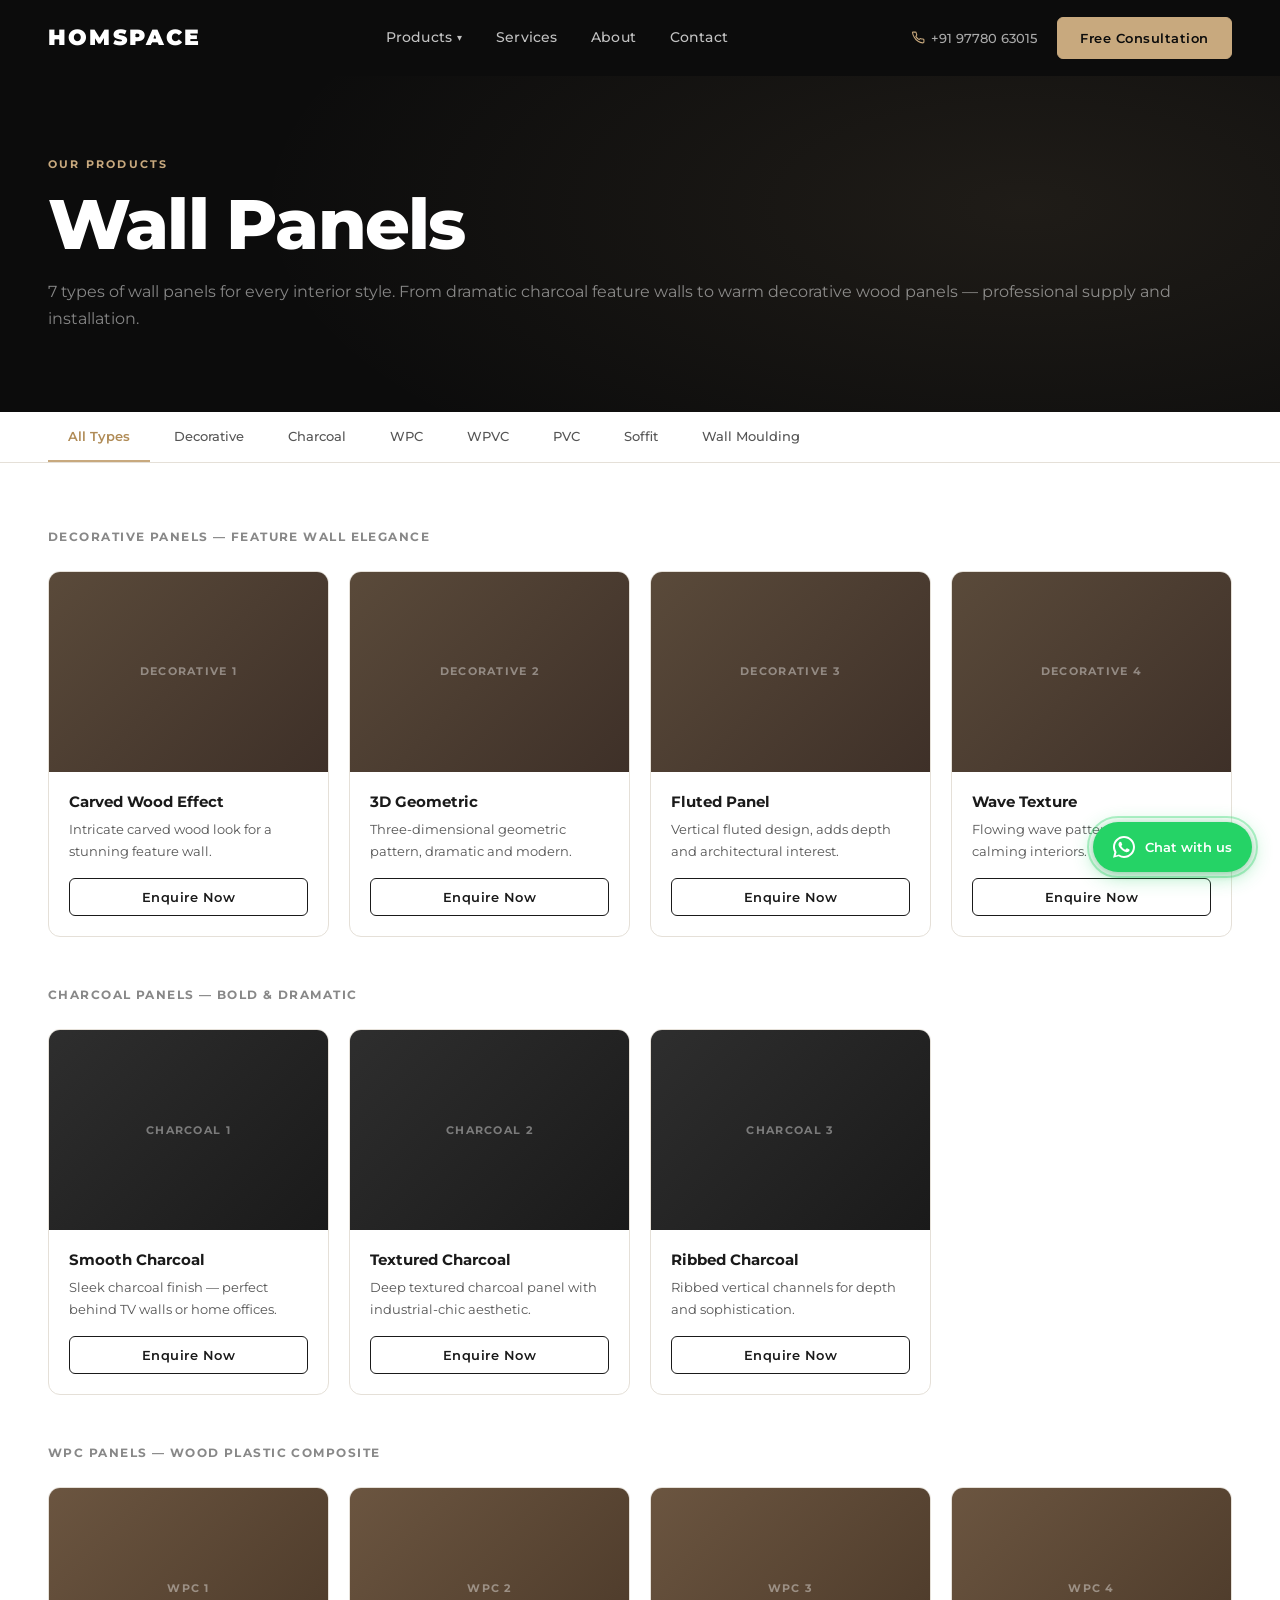
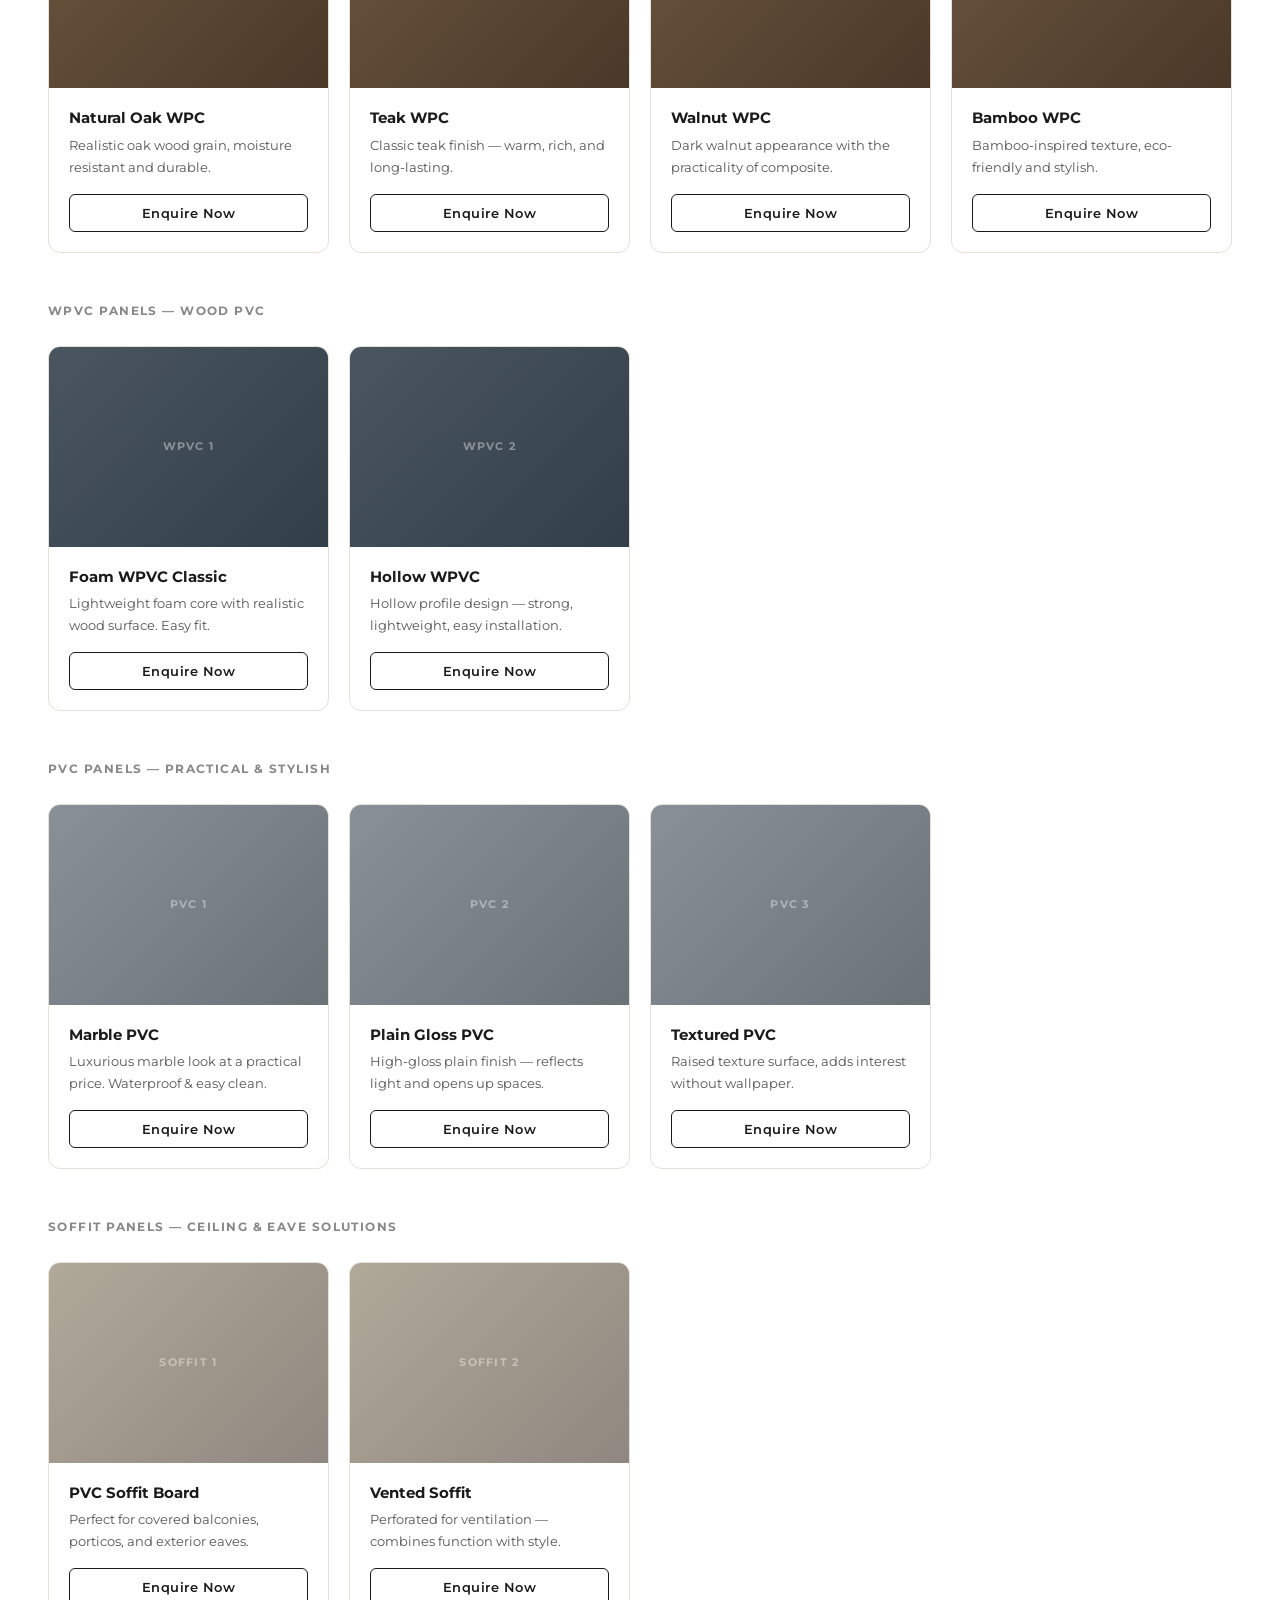
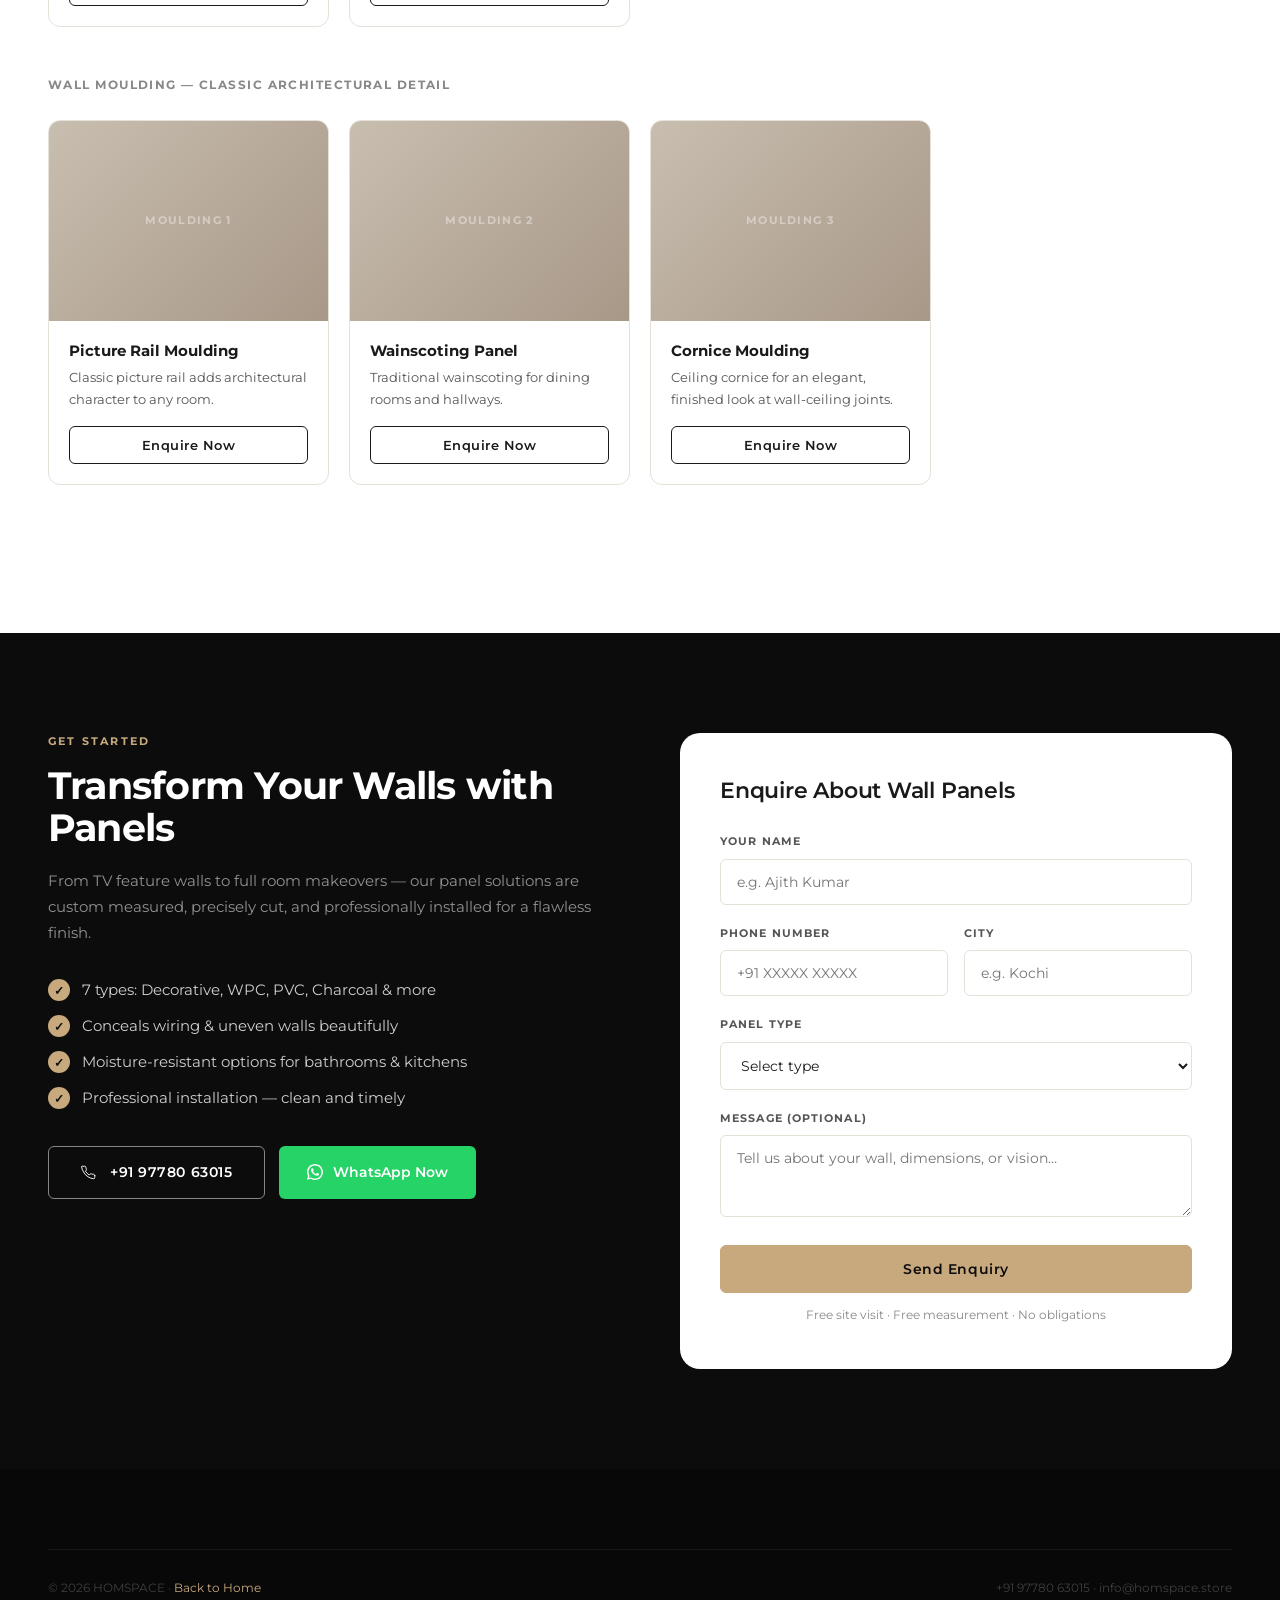
<file: pages/wall-panels.html>
<!DOCTYPE html>
<html lang="en">
<head>
  <meta charset="UTF-8">
  <meta name="viewport" content="width=device-width, initial-scale=1.0">
  <link rel="icon" type="image/svg+xml" href="../favicon.svg">
  <title>Wall Panels — HOMSPACE Kerala</title>
  <meta name="description" content="Decorative, Charcoal, WPC, WPVC, PVC, Soffit panels and wall moulding. Expert wall panel installation in Kerala.">
  <link rel="preconnect" href="https://fonts.googleapis.com">
  <link rel="preconnect" href="https://fonts.gstatic.com" crossorigin>
  <link href="https://fonts.googleapis.com/css2?family=Montserrat:ital,wght@0,300;0,400;0,500;0,600;0,700;0,800;0,900&display=swap" rel="stylesheet">
  <link rel="stylesheet" href="../css/style.css">
  <style>
    .bg-decorative { background: linear-gradient(135deg,#5A4A3A 0%,#3E3028 100%); }
    .bg-charcoal   { background: linear-gradient(135deg,#2E2E2E 0%,#1A1A1A 100%); }
    .bg-wpc        { background: linear-gradient(135deg,#6B5540 0%,#4A3828 100%); }
    .bg-wpvc       { background: linear-gradient(135deg,#4A5560 0%,#323E48 100%); }
    .bg-pvc        { background: linear-gradient(135deg,#8A9098 0%,#6A7278 100%); }
    .bg-soffit     { background: linear-gradient(135deg,#B0A898 0%,#908880 100%); }
    .bg-moulding   { background: linear-gradient(135deg,#C8BEB0 0%,#A89888 100%); }
    .product-item-img::after {
      content: attr(data-label);
      position: absolute; inset: 0;
      display: flex; align-items: center; justify-content: center;
      font-size: 11px; font-weight: 700; letter-spacing: 0.12em;
      color: rgba(255,255,255,0.4); text-transform: uppercase;
    }
  </style>
</head>
<body>

  <nav class="navbar solid" id="navbar">
    <div class="nav-container">
      <a href="../index.html" class="nav-logo">HOMSPACE</a>
      <ul class="nav-menu" id="navMenu">
        <li class="nav-item dropdown">
          <a href="#" class="nav-link">Products <span class="dropdown-arrow">▾</span></a>
          <div class="dropdown-menu"><div class="dropdown-grid">
            <a href="wallpaper.html" class="dropdown-item"><span class="di-icon">◈</span><span class="di-text"><strong>Wallpaper</strong><small>100+ designs · 5 tiers</small></span></a>
            <a href="wall-panels.html" class="dropdown-item"><span class="di-icon">▣</span><span class="di-text"><strong>Wall Panels</strong><small>WPC, PVC, Decorative</small></span></a>
            <a href="curtains.html" class="dropdown-item"><span class="di-icon">〓</span><span class="di-text"><strong>Curtains</strong><small>Ripple, Pleated, Motorized</small></span></a>
            <a href="blinds.html" class="dropdown-item"><span class="di-icon">≡</span><span class="di-text"><strong>Blinds</strong><small>Roman, Roller, Zebra</small></span></a>
            <a href="partition-doors.html" class="dropdown-item"><span class="di-icon">⊟</span><span class="di-text"><strong>Partition Doors</strong><small>Space dividers</small></span></a>
            <a href="mosquito-nets.html" class="dropdown-item"><span class="di-icon">⊞</span><span class="di-text"><strong>Mosquito Nets</strong><small>Premium protection</small></span></a>
          </div></div>
        </li>
        <li class="nav-item"><a href="services.html" class="nav-link">Services</a></li>
        <li class="nav-item"><a href="about.html" class="nav-link">About</a></li>
        <li class="nav-item"><a href="contact.html" class="nav-link">Contact</a></li>
      </ul>
      <div class="nav-actions">
        <a href="tel:+919778063015" class="nav-phone">
          <svg width="13" height="13" viewBox="0 0 24 24" fill="none" stroke="currentColor" stroke-width="2" stroke-linecap="round" stroke-linejoin="round"><path d="M22 16.92v3a2 2 0 01-2.18 2 19.79 19.79 0 01-8.63-3.07A19.5 19.5 0 013.95 11a19.79 19.79 0 01-3.07-8.67A2 2 0 012.86 2h3a2 2 0 012 1.72 12.84 12.84 0 00.7 2.81 2 2 0 01-.45 2.11L7.09 9.91a16 16 0 006 6l1.27-1.27a2 2 0 012.11-.45 12.84 12.84 0 002.81.7A2 2 0 0122 16.92z"/></svg>
          +91 97780 63015
        </a>
        <a href="contact.html" class="btn btn-gold btn-sm">Free Consultation</a>
      </div>
      <button class="hamburger" id="hamburger"><span></span><span></span><span></span></button>
    </div>
  </nav>

  <section class="page-hero">
    <div class="container page-hero-content">
      <span class="eyebrow">Our Products</span>
      <h1>Wall Panels</h1>
      <p>7 types of wall panels for every interior style. From dramatic charcoal feature walls to warm decorative wood panels — professional supply and installation.</p>
    </div>
  </section>

  <div class="filter-bar">
    <div class="filter-bar-inner">
      <button class="filter-btn active" data-filter="all">All Types</button>
      <button class="filter-btn" data-filter="decorative">Decorative</button>
      <button class="filter-btn" data-filter="charcoal">Charcoal</button>
      <button class="filter-btn" data-filter="wpc">WPC</button>
      <button class="filter-btn" data-filter="wpvc">WPVC</button>
      <button class="filter-btn" data-filter="pvc">PVC</button>
      <button class="filter-btn" data-filter="soffit">Soffit</button>
      <button class="filter-btn" data-filter="moulding">Wall Moulding</button>
    </div>
  </div>

  <section class="products-section">
    <div class="container">

      <div data-category="decorative">
        <p class="product-category-title">Decorative Panels — Feature Wall Elegance</p>
        <div class="products-listing">
          <div class="product-item"><div class="product-item-img bg-decorative" data-label="Decorative 1"></div><div class="product-item-info"><h4>Carved Wood Effect</h4><p>Intricate carved wood look for a stunning feature wall.</p><button class="btn btn-outline-dark btn-sm btn-full" data-enquire>Enquire Now</button></div></div>
          <div class="product-item"><div class="product-item-img bg-decorative" data-label="Decorative 2"></div><div class="product-item-info"><h4>3D Geometric</h4><p>Three-dimensional geometric pattern, dramatic and modern.</p><button class="btn btn-outline-dark btn-sm btn-full" data-enquire>Enquire Now</button></div></div>
          <div class="product-item"><div class="product-item-img bg-decorative" data-label="Decorative 3"></div><div class="product-item-info"><h4>Fluted Panel</h4><p>Vertical fluted design, adds depth and architectural interest.</p><button class="btn btn-outline-dark btn-sm btn-full" data-enquire>Enquire Now</button></div></div>
          <div class="product-item"><div class="product-item-img bg-decorative" data-label="Decorative 4"></div><div class="product-item-info"><h4>Wave Texture</h4><p>Flowing wave pattern for organic, calming interiors.</p><button class="btn btn-outline-dark btn-sm btn-full" data-enquire>Enquire Now</button></div></div>
        </div>
      </div>

      <div data-category="charcoal">
        <p class="product-category-title">Charcoal Panels — Bold &amp; Dramatic</p>
        <div class="products-listing">
          <div class="product-item"><div class="product-item-img bg-charcoal" data-label="Charcoal 1"></div><div class="product-item-info"><h4>Smooth Charcoal</h4><p>Sleek charcoal finish — perfect behind TV walls or home offices.</p><button class="btn btn-outline-dark btn-sm btn-full" data-enquire>Enquire Now</button></div></div>
          <div class="product-item"><div class="product-item-img bg-charcoal" data-label="Charcoal 2"></div><div class="product-item-info"><h4>Textured Charcoal</h4><p>Deep textured charcoal panel with industrial-chic aesthetic.</p><button class="btn btn-outline-dark btn-sm btn-full" data-enquire>Enquire Now</button></div></div>
          <div class="product-item"><div class="product-item-img bg-charcoal" data-label="Charcoal 3"></div><div class="product-item-info"><h4>Ribbed Charcoal</h4><p>Ribbed vertical channels for depth and sophistication.</p><button class="btn btn-outline-dark btn-sm btn-full" data-enquire>Enquire Now</button></div></div>
        </div>
      </div>

      <div data-category="wpc">
        <p class="product-category-title">WPC Panels — Wood Plastic Composite</p>
        <div class="products-listing">
          <div class="product-item"><div class="product-item-img bg-wpc" data-label="WPC 1"></div><div class="product-item-info"><h4>Natural Oak WPC</h4><p>Realistic oak wood grain, moisture resistant and durable.</p><button class="btn btn-outline-dark btn-sm btn-full" data-enquire>Enquire Now</button></div></div>
          <div class="product-item"><div class="product-item-img bg-wpc" data-label="WPC 2"></div><div class="product-item-info"><h4>Teak WPC</h4><p>Classic teak finish — warm, rich, and long-lasting.</p><button class="btn btn-outline-dark btn-sm btn-full" data-enquire>Enquire Now</button></div></div>
          <div class="product-item"><div class="product-item-img bg-wpc" data-label="WPC 3"></div><div class="product-item-info"><h4>Walnut WPC</h4><p>Dark walnut appearance with the practicality of composite.</p><button class="btn btn-outline-dark btn-sm btn-full" data-enquire>Enquire Now</button></div></div>
          <div class="product-item"><div class="product-item-img bg-wpc" data-label="WPC 4"></div><div class="product-item-info"><h4>Bamboo WPC</h4><p>Bamboo-inspired texture, eco-friendly and stylish.</p><button class="btn btn-outline-dark btn-sm btn-full" data-enquire>Enquire Now</button></div></div>
        </div>
      </div>

      <div data-category="wpvc">
        <p class="product-category-title">WPVC Panels — Wood PVC</p>
        <div class="products-listing">
          <div class="product-item"><div class="product-item-img bg-wpvc" data-label="WPVC 1"></div><div class="product-item-info"><h4>Foam WPVC Classic</h4><p>Lightweight foam core with realistic wood surface. Easy fit.</p><button class="btn btn-outline-dark btn-sm btn-full" data-enquire>Enquire Now</button></div></div>
          <div class="product-item"><div class="product-item-img bg-wpvc" data-label="WPVC 2"></div><div class="product-item-info"><h4>Hollow WPVC</h4><p>Hollow profile design — strong, lightweight, easy installation.</p><button class="btn btn-outline-dark btn-sm btn-full" data-enquire>Enquire Now</button></div></div>
        </div>
      </div>

      <div data-category="pvc">
        <p class="product-category-title">PVC Panels — Practical &amp; Stylish</p>
        <div class="products-listing">
          <div class="product-item"><div class="product-item-img bg-pvc" data-label="PVC 1"></div><div class="product-item-info"><h4>Marble PVC</h4><p>Luxurious marble look at a practical price. Waterproof &amp; easy clean.</p><button class="btn btn-outline-dark btn-sm btn-full" data-enquire>Enquire Now</button></div></div>
          <div class="product-item"><div class="product-item-img bg-pvc" data-label="PVC 2"></div><div class="product-item-info"><h4>Plain Gloss PVC</h4><p>High-gloss plain finish — reflects light and opens up spaces.</p><button class="btn btn-outline-dark btn-sm btn-full" data-enquire>Enquire Now</button></div></div>
          <div class="product-item"><div class="product-item-img bg-pvc" data-label="PVC 3"></div><div class="product-item-info"><h4>Textured PVC</h4><p>Raised texture surface, adds interest without wallpaper.</p><button class="btn btn-outline-dark btn-sm btn-full" data-enquire>Enquire Now</button></div></div>
        </div>
      </div>

      <div data-category="soffit">
        <p class="product-category-title">Soffit Panels — Ceiling &amp; Eave Solutions</p>
        <div class="products-listing">
          <div class="product-item"><div class="product-item-img bg-soffit" data-label="Soffit 1"></div><div class="product-item-info"><h4>PVC Soffit Board</h4><p>Perfect for covered balconies, porticos, and exterior eaves.</p><button class="btn btn-outline-dark btn-sm btn-full" data-enquire>Enquire Now</button></div></div>
          <div class="product-item"><div class="product-item-img bg-soffit" data-label="Soffit 2"></div><div class="product-item-info"><h4>Vented Soffit</h4><p>Perforated for ventilation — combines function with style.</p><button class="btn btn-outline-dark btn-sm btn-full" data-enquire>Enquire Now</button></div></div>
        </div>
      </div>

      <div data-category="moulding">
        <p class="product-category-title">Wall Moulding — Classic Architectural Detail</p>
        <div class="products-listing">
          <div class="product-item"><div class="product-item-img bg-moulding" data-label="Moulding 1"></div><div class="product-item-info"><h4>Picture Rail Moulding</h4><p>Classic picture rail adds architectural character to any room.</p><button class="btn btn-outline-dark btn-sm btn-full" data-enquire>Enquire Now</button></div></div>
          <div class="product-item"><div class="product-item-img bg-moulding" data-label="Moulding 2"></div><div class="product-item-info"><h4>Wainscoting Panel</h4><p>Traditional wainscoting for dining rooms and hallways.</p><button class="btn btn-outline-dark btn-sm btn-full" data-enquire>Enquire Now</button></div></div>
          <div class="product-item"><div class="product-item-img bg-moulding" data-label="Moulding 3"></div><div class="product-item-info"><h4>Cornice Moulding</h4><p>Ceiling cornice for an elegant, finished look at wall-ceiling joints.</p><button class="btn btn-outline-dark btn-sm btn-full" data-enquire>Enquire Now</button></div></div>
        </div>
      </div>

    </div>
  </section>

  <section class="product-cta" id="enquire">
    <div class="container">
      <div class="product-cta-grid">
        <div class="product-cta-left">
          <span class="eyebrow">Get Started</span>
          <h2>Transform Your Walls with Panels</h2>
          <p>From TV feature walls to full room makeovers — our panel solutions are custom measured, precisely cut, and professionally installed for a flawless finish.</p>
          <ul class="cta-checklist">
            <li>7 types: Decorative, WPC, PVC, Charcoal &amp; more</li>
            <li>Conceals wiring &amp; uneven walls beautifully</li>
            <li>Moisture-resistant options for bathrooms &amp; kitchens</li>
            <li>Professional installation — clean and timely</li>
          </ul>
          <div class="product-cta-btns">
            <a href="tel:+919778063015" class="btn btn-outline-white">
              <svg width="15" height="15" viewBox="0 0 24 24" fill="none" stroke="currentColor" stroke-width="1.5" stroke-linecap="round" style="margin-right:6px"><path d="M22 16.92v3a2 2 0 01-2.18 2 19.79 19.79 0 01-8.63-3.07A19.5 19.5 0 013.95 11a19.79 19.79 0 01-3.07-8.67A2 2 0 012.86 2h3a2 2 0 012 1.72 12.84 12.84 0 00.7 2.81 2 2 0 01-.45 2.11L7.09 9.91a16 16 0 006 6l1.27-1.27a2 2 0 012.11-.45 12.84 12.84 0 002.81.7A2 2 0 0122 16.92z"/></svg>
              +91 97780 63015
            </a>
            <a href="https://wa.me/919778063015?text=Hi%20HOMSPACE!%20I%27d%20like%20to%20enquire%20about%20Wall%20Panels." class="btn-whatsapp" target="_blank" rel="noopener">
              <svg width="16" height="16" viewBox="0 0 24 24" fill="currentColor"><path d="M17.472 14.382c-.297-.149-1.758-.867-2.03-.967-.273-.099-.471-.148-.67.15-.197.297-.767.966-.94 1.164-.173.199-.347.223-.644.075-.297-.15-1.255-.463-2.39-1.475-.883-.788-1.48-1.761-1.653-2.059-.173-.297-.018-.458.13-.606.134-.133.298-.347.446-.52.149-.174.198-.298.298-.497.099-.198.05-.371-.025-.52-.075-.149-.669-1.612-.916-2.207-.242-.579-.487-.5-.669-.51-.173-.008-.371-.01-.57-.01-.198 0-.52.074-.792.372-.272.297-1.04 1.016-1.04 2.479 0 1.462 1.065 2.875 1.213 3.074.149.198 2.096 3.2 5.077 4.487.709.306 1.262.489 1.694.625.712.227 1.36.195 1.871.118.571-.085 1.758-.719 2.006-1.413.248-.694.248-1.289.173-1.413-.074-.124-.272-.198-.57-.347z"/><path d="M12 0C5.373 0 0 5.373 0 12c0 2.125.558 4.118 1.532 5.845L.054 23.625 6.012 22.12A11.953 11.953 0 0012 24c6.627 0 12-5.373 12-12S18.627 0 12 0zm0 21.818a9.814 9.814 0 01-5.002-1.37l-.357-.213-3.713.974.993-3.63-.232-.374A9.817 9.817 0 012.182 12C2.182 6.573 6.573 2.182 12 2.182c5.428 0 9.818 4.39 9.818 9.818 0 5.427-4.39 9.818-9.818 9.818z"/></svg>
              WhatsApp Now
            </a>
          </div>
        </div>
        <div>
          <form class="enquiry-form">
            <h3>Enquire About Wall Panels</h3>
            <div class="form-group">
              <label>Your Name</label>
              <input type="text" placeholder="e.g. Ajith Kumar" required>
            </div>
            <div class="form-row">
              <div class="form-group">
                <label>Phone Number</label>
                <input type="tel" placeholder="+91 XXXXX XXXXX" required>
              </div>
              <div class="form-group">
                <label>City</label>
                <input type="text" placeholder="e.g. Kochi">
              </div>
            </div>
            <div class="form-group">
              <label>Panel Type</label>
              <select>
                <option value="">Select type</option>
                <option>Decorative Panel</option>
                <option>Charcoal Panel</option>
                <option>WPC Panel</option>
                <option>WPVC Panel</option>
                <option>PVC Panel</option>
                <option>Soffit Board</option>
                <option>Wall Moulding</option>
              </select>
            </div>
            <div class="form-group">
              <label>Message (optional)</label>
              <textarea placeholder="Tell us about your wall, dimensions, or vision…" rows="3"></textarea>
            </div>
            <button type="submit" class="btn btn-gold btn-full">Send Enquiry</button>
            <p class="form-note">Free site visit · Free measurement · No obligations</p>
          </form>
        </div>
      </div>
    </div>
  </section>

  <footer class="footer"><div class="container"><div class="footer-bottom" style="border-top:1px solid rgba(255,255,255,0.06);padding-top:28px;">
    <p>&copy; 2026 HOMSPACE · <a href="../index.html" style="color:var(--gold);">Back to Home</a></p>
    <p>+91 97780 63015 · info@homspace.store</p>
  </div></div></footer>

  <script src="../js/main.js"></script>
</body>
</html>
</file>
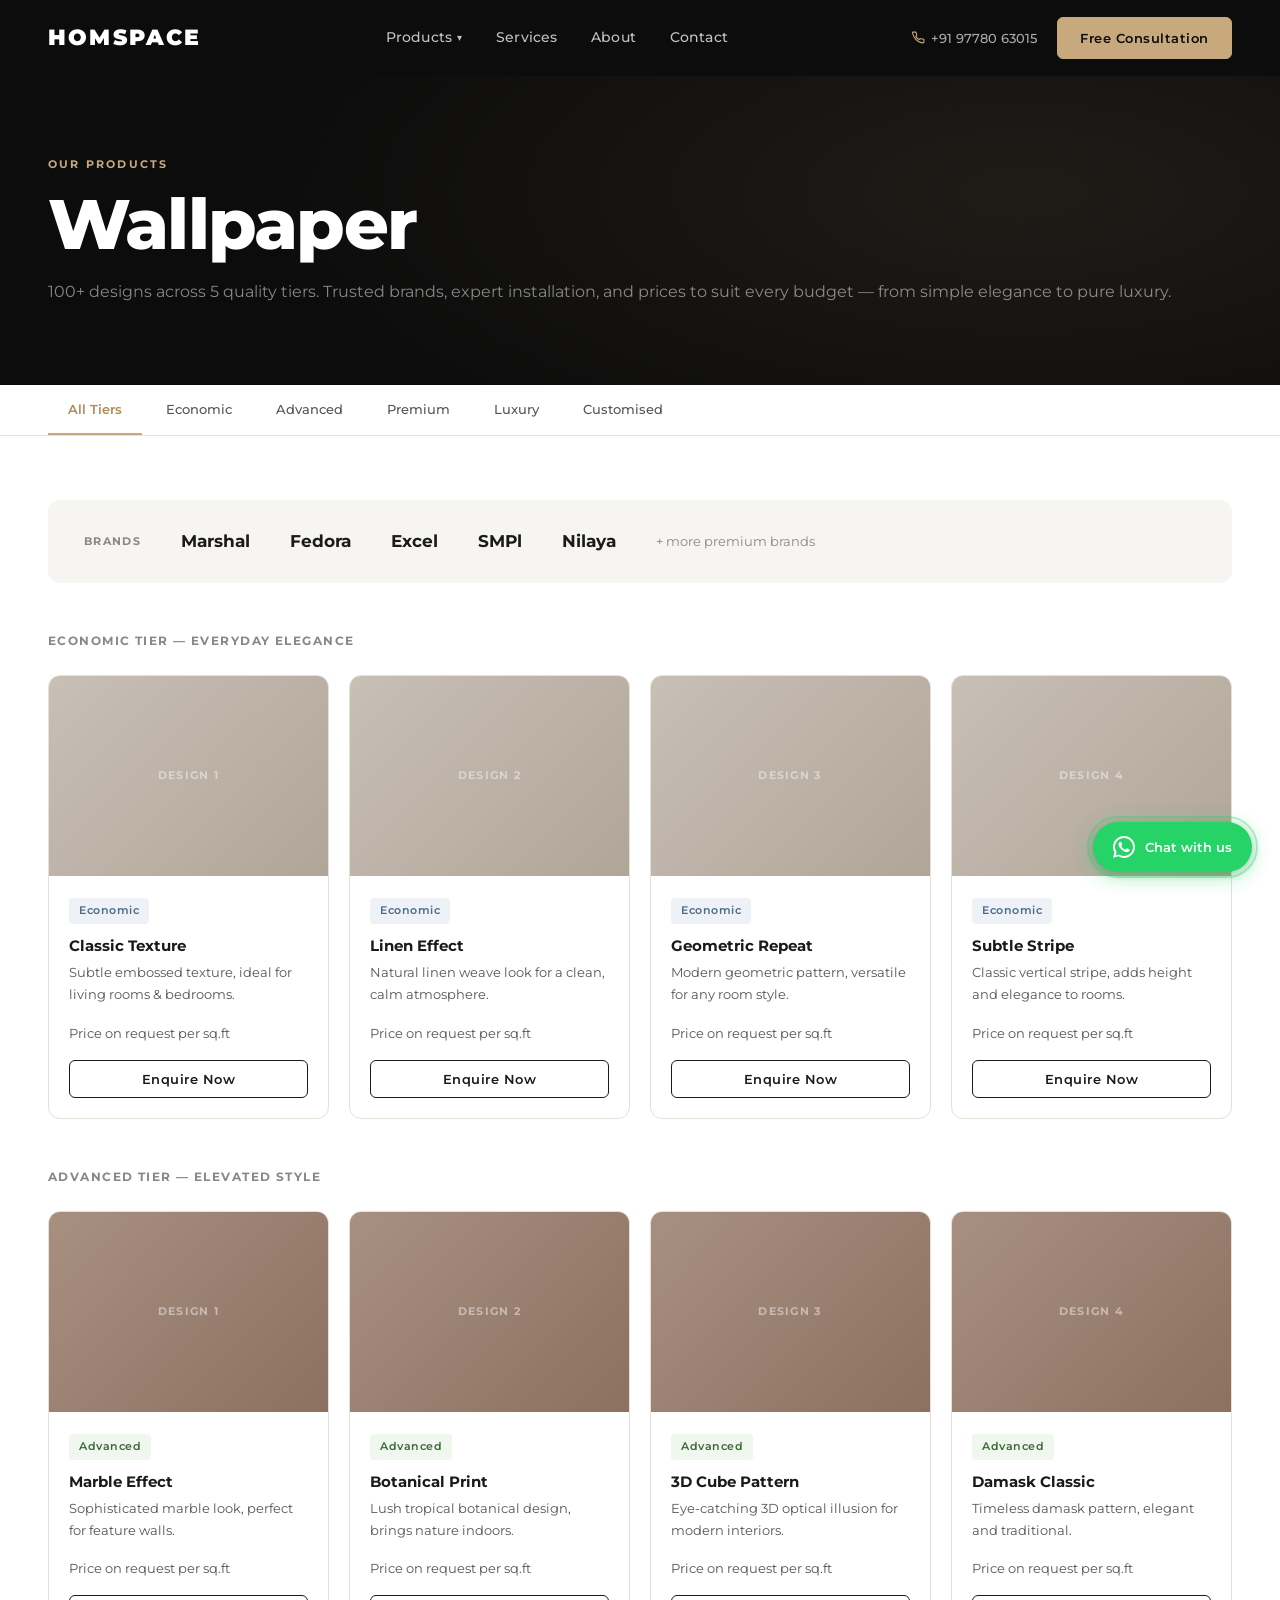
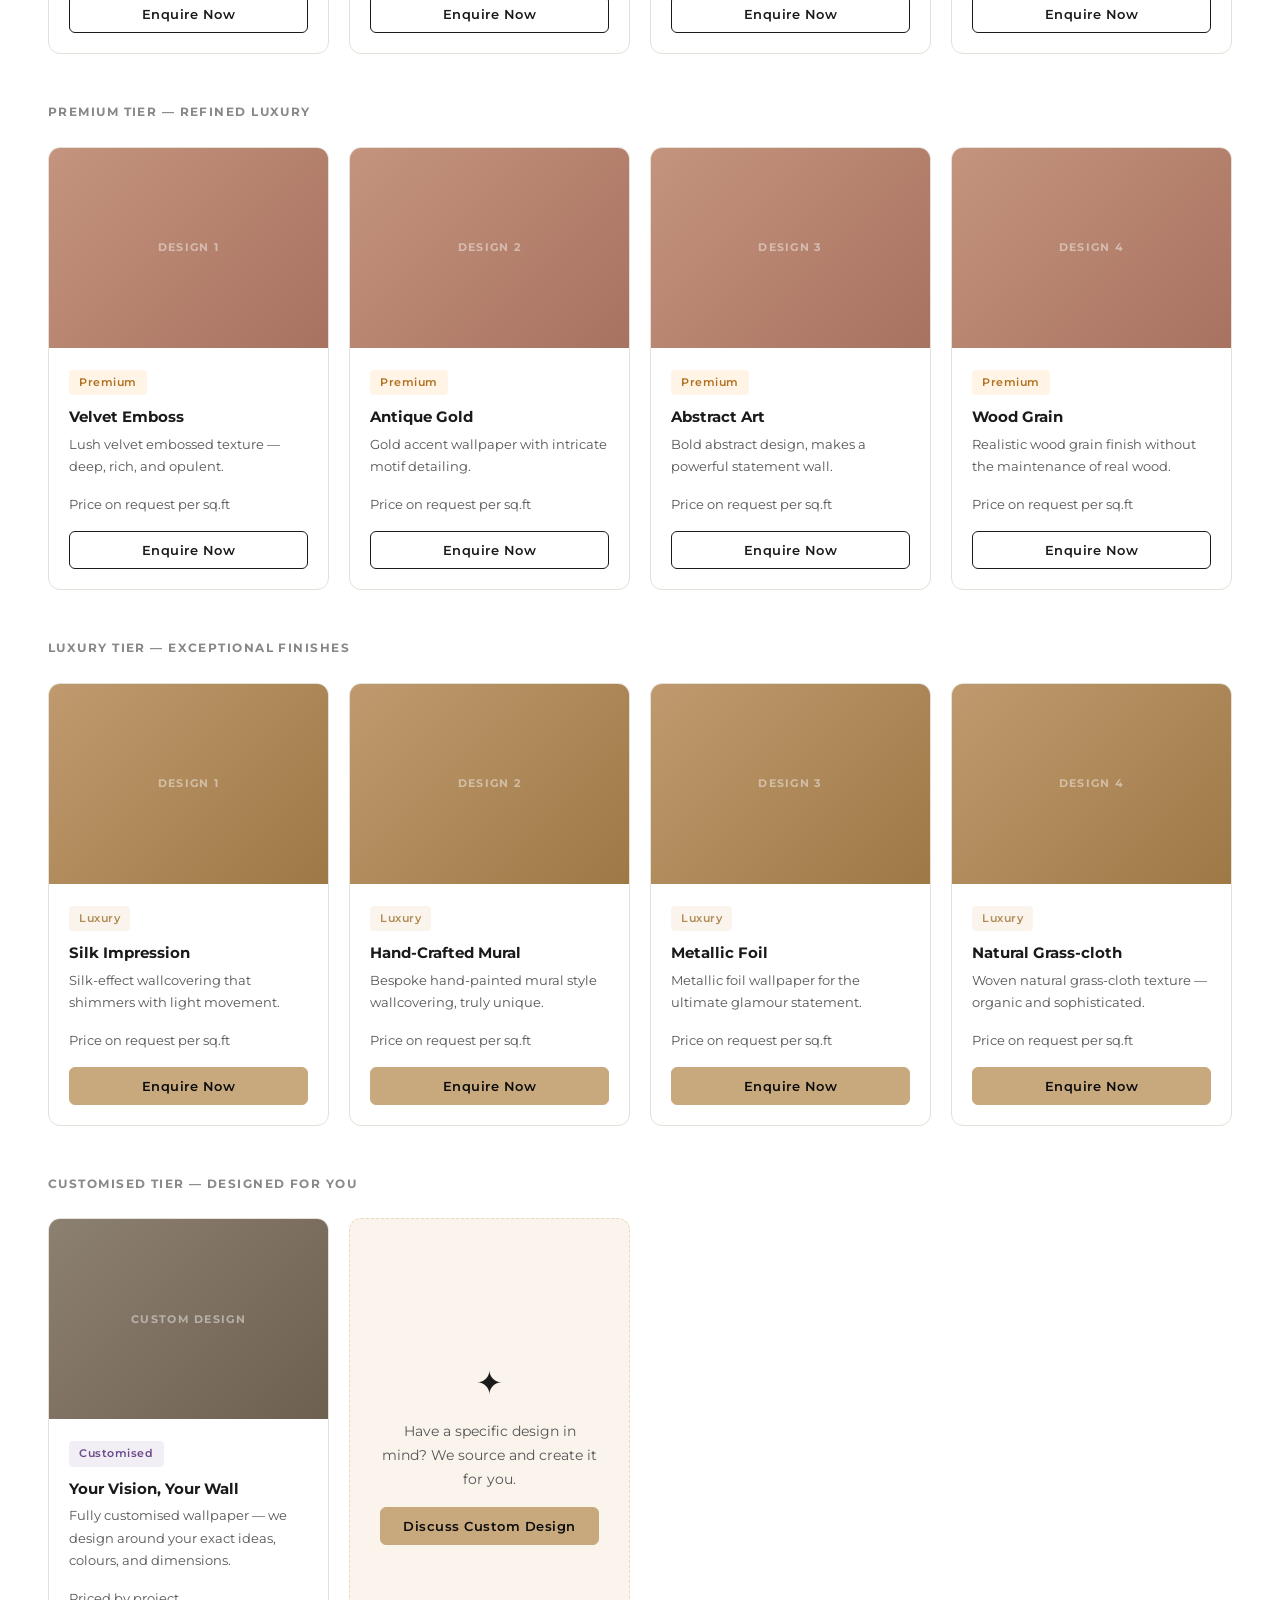
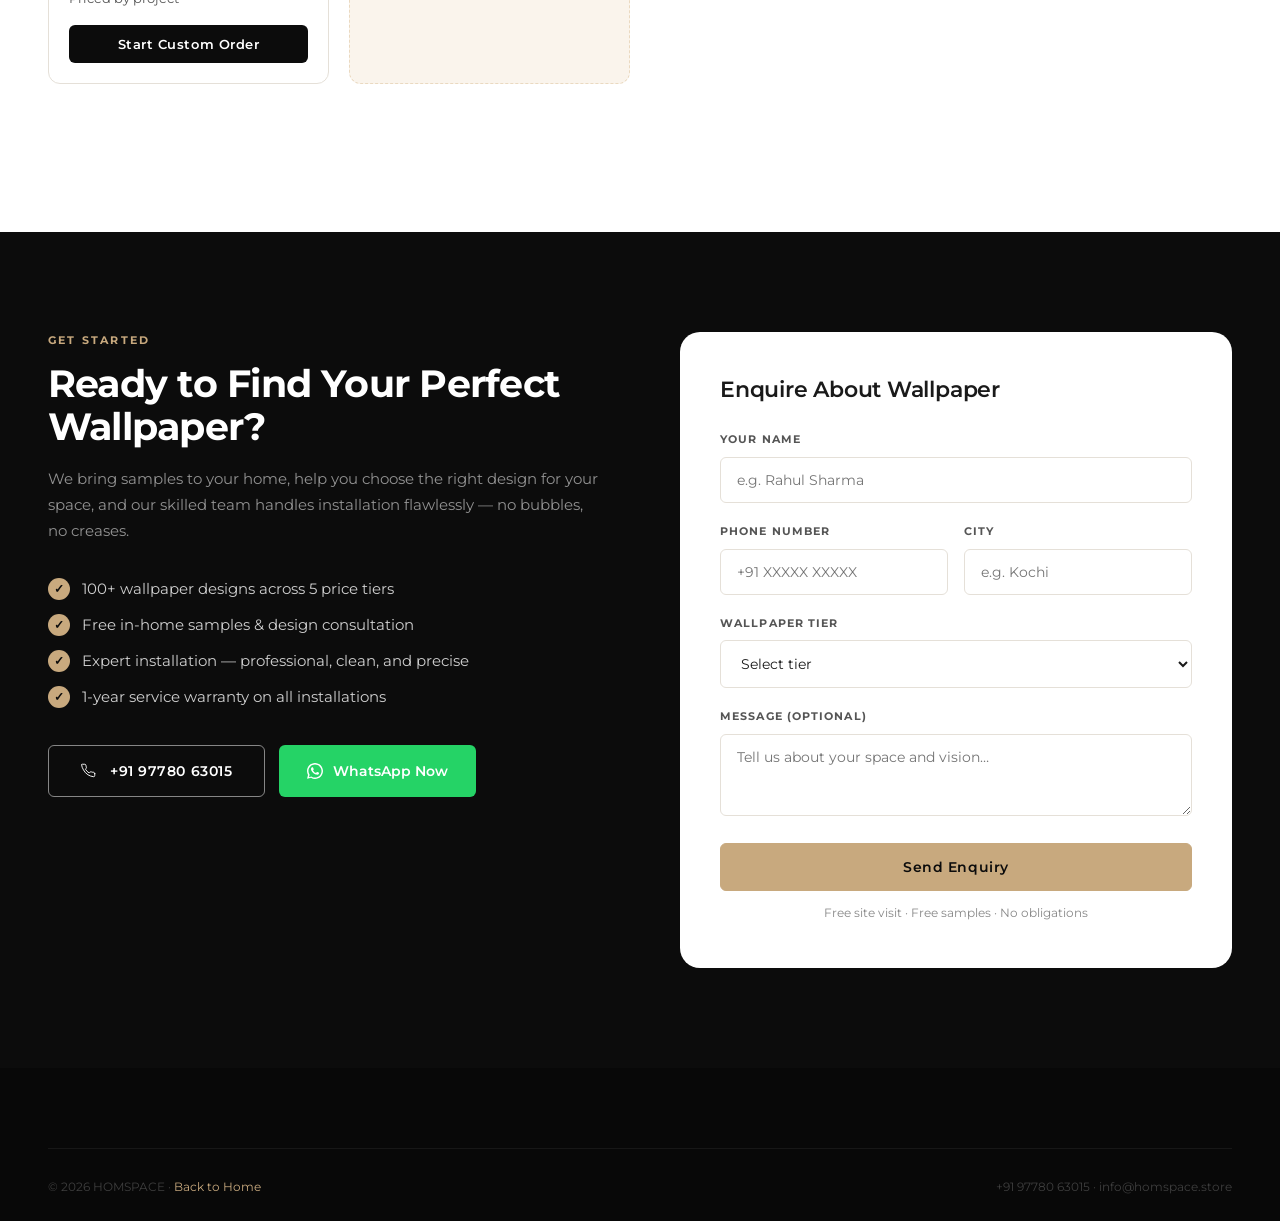
<file: pages/wallpaper.html>
<!DOCTYPE html>
<html lang="en">
<head>
  <meta charset="UTF-8">
  <meta name="viewport" content="width=device-width, initial-scale=1.0">
  <link rel="icon" type="image/svg+xml" href="../favicon.svg">
  <title>Wallpaper — HOMSPACE Kerala</title>
  <meta name="description" content="Premium wallpapers in Economic, Advanced, Premium, Luxury and Customised tiers. Brands: Marshal, Fedora, Excel, SMPl, Nilaya. 100+ designs, expert installation.">
  <link rel="preconnect" href="https://fonts.googleapis.com">
  <link rel="preconnect" href="https://fonts.gstatic.com" crossorigin>
  <link href="https://fonts.googleapis.com/css2?family=Montserrat:ital,wght@0,200;0,300;0,400;0,500;0,600;0,700;0,800;0,900;1,300&display=swap" rel="stylesheet">
  <link rel="stylesheet" href="../css/style.css">
  <style>
    .wp-economic   { background: linear-gradient(135deg,#C8BFB5 0%,#B0A598 100%); }
    .wp-advanced   { background: linear-gradient(135deg,#A89080 0%,#8C7060 100%); }
    .wp-premium    { background: linear-gradient(135deg,#C4947E 0%,#A87260 100%); }
    .wp-luxury     { background: linear-gradient(135deg,#BF9A6E 0%,#9E7845 100%); }
    .wp-custom     { background: linear-gradient(135deg,#8C8070 0%,#6E6050 100%); }
    .product-item-img::after {
      content: attr(data-label);
      position: absolute; inset: 0;
      display: flex; align-items: center; justify-content: center;
      font-size: 11px; font-weight: 700; letter-spacing: 0.12em;
      color: rgba(255,255,255,0.45); text-transform: uppercase;
    }
  </style>
</head>
<body>

  <nav class="navbar solid" id="navbar">
    <div class="nav-container">
      <a href="../index.html" class="nav-logo">HOMSPACE</a>
      <ul class="nav-menu" id="navMenu">
        <li class="nav-item dropdown">
          <a href="#" class="nav-link">Products <span class="dropdown-arrow">▾</span></a>
          <div class="dropdown-menu">
            <div class="dropdown-grid">
              <a href="wallpaper.html" class="dropdown-item"><span class="di-icon">◈</span><span class="di-text"><strong>Wallpaper</strong><small>100+ designs · 5 tiers</small></span></a>
              <a href="wall-panels.html" class="dropdown-item"><span class="di-icon">▣</span><span class="di-text"><strong>Wall Panels</strong><small>WPC, PVC, Decorative</small></span></a>
              <a href="curtains.html" class="dropdown-item"><span class="di-icon">〓</span><span class="di-text"><strong>Curtains</strong><small>Ripple, Pleated, Motorized</small></span></a>
              <a href="blinds.html" class="dropdown-item"><span class="di-icon">≡</span><span class="di-text"><strong>Blinds</strong><small>Roman, Roller, Zebra</small></span></a>
              <a href="partition-doors.html" class="dropdown-item"><span class="di-icon">⊟</span><span class="di-text"><strong>Partition Doors</strong><small>Space dividers</small></span></a>
              <a href="mosquito-nets.html" class="dropdown-item"><span class="di-icon">⊞</span><span class="di-text"><strong>Mosquito Nets</strong><small>Premium protection</small></span></a>
            </div>
          </div>
        </li>
        <li class="nav-item"><a href="services.html" class="nav-link">Services</a></li>
        <li class="nav-item"><a href="about.html" class="nav-link">About</a></li>
        <li class="nav-item"><a href="contact.html" class="nav-link">Contact</a></li>
      </ul>
      <div class="nav-actions">
        <a href="tel:+919778063015" class="nav-phone">
          <svg width="13" height="13" viewBox="0 0 24 24" fill="none" stroke="currentColor" stroke-width="2" stroke-linecap="round" stroke-linejoin="round"><path d="M22 16.92v3a2 2 0 01-2.18 2 19.79 19.79 0 01-8.63-3.07A19.5 19.5 0 013.95 11a19.79 19.79 0 01-3.07-8.67A2 2 0 012.86 2h3a2 2 0 012 1.72 12.84 12.84 0 00.7 2.81 2 2 0 01-.45 2.11L7.09 9.91a16 16 0 006 6l1.27-1.27a2 2 0 012.11-.45 12.84 12.84 0 002.81.7A2 2 0 0122 16.92z"/></svg>
          +91 97780 63015
        </a>
        <a href="contact.html" class="btn btn-gold btn-sm">Free Consultation</a>
      </div>
      <button class="hamburger" id="hamburger"><span></span><span></span><span></span></button>
    </div>
  </nav>

  <!-- Page Hero -->
  <section class="page-hero">
    <div class="container page-hero-content">
      <span class="eyebrow">Our Products</span>
      <h1>Wallpaper</h1>
      <p>100+ designs across 5 quality tiers. Trusted brands, expert installation, and prices to suit every budget — from simple elegance to pure luxury.</p>
    </div>
  </section>

  <!-- Filter Bar -->
  <div class="filter-bar">
    <div class="filter-bar-inner">
      <button class="filter-btn active" data-filter="all">All Tiers</button>
      <button class="filter-btn" data-filter="economic">Economic</button>
      <button class="filter-btn" data-filter="advanced">Advanced</button>
      <button class="filter-btn" data-filter="premium">Premium</button>
      <button class="filter-btn" data-filter="luxury">Luxury</button>
      <button class="filter-btn" data-filter="customised">Customised</button>
    </div>
  </div>

  <!-- Products -->
  <section class="products-section">
    <div class="container">

      <!-- Brands Strip -->
      <div style="background:var(--off-white);border-radius:12px;padding:28px 36px;margin-bottom:48px;display:flex;align-items:center;gap:40px;flex-wrap:wrap;">
        <span style="font-size:11px;font-weight:700;letter-spacing:0.12em;text-transform:uppercase;color:var(--text-light);">Brands</span>
        <span style="font-size:17px;font-weight:700;color:var(--text-dark);">Marshal</span>
        <span style="font-size:17px;font-weight:700;color:var(--text-dark);">Fedora</span>
        <span style="font-size:17px;font-weight:700;color:var(--text-dark);">Excel</span>
        <span style="font-size:17px;font-weight:700;color:var(--text-dark);">SMPl</span>
        <span style="font-size:17px;font-weight:700;color:var(--text-dark);">Nilaya</span>
        <span style="font-size:13px;color:var(--text-light);">+ more premium brands</span>
      </div>

      <!-- Economic -->
      <div data-category="economic">
        <p class="product-category-title">Economic Tier — Everyday Elegance</p>
        <div class="products-listing">
          <div class="product-item"><div class="product-item-img wp-economic" data-label="Design 1"></div><div class="product-item-info"><span class="tier-badge tier-economic">Economic</span><h4>Classic Texture</h4><p>Subtle embossed texture, ideal for living rooms &amp; bedrooms.</p><p class="price-note">Price on request per sq.ft</p><button class="btn btn-outline-dark btn-sm btn-full" data-enquire>Enquire Now</button></div></div>
          <div class="product-item"><div class="product-item-img wp-economic" data-label="Design 2"></div><div class="product-item-info"><span class="tier-badge tier-economic">Economic</span><h4>Linen Effect</h4><p>Natural linen weave look for a clean, calm atmosphere.</p><p class="price-note">Price on request per sq.ft</p><button class="btn btn-outline-dark btn-sm btn-full" data-enquire>Enquire Now</button></div></div>
          <div class="product-item"><div class="product-item-img wp-economic" data-label="Design 3"></div><div class="product-item-info"><span class="tier-badge tier-economic">Economic</span><h4>Geometric Repeat</h4><p>Modern geometric pattern, versatile for any room style.</p><p class="price-note">Price on request per sq.ft</p><button class="btn btn-outline-dark btn-sm btn-full" data-enquire>Enquire Now</button></div></div>
          <div class="product-item"><div class="product-item-img wp-economic" data-label="Design 4"></div><div class="product-item-info"><span class="tier-badge tier-economic">Economic</span><h4>Subtle Stripe</h4><p>Classic vertical stripe, adds height and elegance to rooms.</p><p class="price-note">Price on request per sq.ft</p><button class="btn btn-outline-dark btn-sm btn-full" data-enquire>Enquire Now</button></div></div>
        </div>
      </div>

      <!-- Advanced -->
      <div data-category="advanced">
        <p class="product-category-title">Advanced Tier — Elevated Style</p>
        <div class="products-listing">
          <div class="product-item"><div class="product-item-img wp-advanced" data-label="Design 1"></div><div class="product-item-info"><span class="tier-badge tier-advanced">Advanced</span><h4>Marble Effect</h4><p>Sophisticated marble look, perfect for feature walls.</p><p class="price-note">Price on request per sq.ft</p><button class="btn btn-outline-dark btn-sm btn-full" data-enquire>Enquire Now</button></div></div>
          <div class="product-item"><div class="product-item-img wp-advanced" data-label="Design 2"></div><div class="product-item-info"><span class="tier-badge tier-advanced">Advanced</span><h4>Botanical Print</h4><p>Lush tropical botanical design, brings nature indoors.</p><p class="price-note">Price on request per sq.ft</p><button class="btn btn-outline-dark btn-sm btn-full" data-enquire>Enquire Now</button></div></div>
          <div class="product-item"><div class="product-item-img wp-advanced" data-label="Design 3"></div><div class="product-item-info"><span class="tier-badge tier-advanced">Advanced</span><h4>3D Cube Pattern</h4><p>Eye-catching 3D optical illusion for modern interiors.</p><p class="price-note">Price on request per sq.ft</p><button class="btn btn-outline-dark btn-sm btn-full" data-enquire>Enquire Now</button></div></div>
          <div class="product-item"><div class="product-item-img wp-advanced" data-label="Design 4"></div><div class="product-item-info"><span class="tier-badge tier-advanced">Advanced</span><h4>Damask Classic</h4><p>Timeless damask pattern, elegant and traditional.</p><p class="price-note">Price on request per sq.ft</p><button class="btn btn-outline-dark btn-sm btn-full" data-enquire>Enquire Now</button></div></div>
        </div>
      </div>

      <!-- Premium -->
      <div data-category="premium">
        <p class="product-category-title">Premium Tier — Refined Luxury</p>
        <div class="products-listing">
          <div class="product-item"><div class="product-item-img wp-premium" data-label="Design 1"></div><div class="product-item-info"><span class="tier-badge tier-premium">Premium</span><h4>Velvet Emboss</h4><p>Lush velvet embossed texture — deep, rich, and opulent.</p><p class="price-note">Price on request per sq.ft</p><button class="btn btn-outline-dark btn-sm btn-full" data-enquire>Enquire Now</button></div></div>
          <div class="product-item"><div class="product-item-img wp-premium" data-label="Design 2"></div><div class="product-item-info"><span class="tier-badge tier-premium">Premium</span><h4>Antique Gold</h4><p>Gold accent wallpaper with intricate motif detailing.</p><p class="price-note">Price on request per sq.ft</p><button class="btn btn-outline-dark btn-sm btn-full" data-enquire>Enquire Now</button></div></div>
          <div class="product-item"><div class="product-item-img wp-premium" data-label="Design 3"></div><div class="product-item-info"><span class="tier-badge tier-premium">Premium</span><h4>Abstract Art</h4><p>Bold abstract design, makes a powerful statement wall.</p><p class="price-note">Price on request per sq.ft</p><button class="btn btn-outline-dark btn-sm btn-full" data-enquire>Enquire Now</button></div></div>
          <div class="product-item"><div class="product-item-img wp-premium" data-label="Design 4"></div><div class="product-item-info"><span class="tier-badge tier-premium">Premium</span><h4>Wood Grain</h4><p>Realistic wood grain finish without the maintenance of real wood.</p><p class="price-note">Price on request per sq.ft</p><button class="btn btn-outline-dark btn-sm btn-full" data-enquire>Enquire Now</button></div></div>
        </div>
      </div>

      <!-- Luxury -->
      <div data-category="luxury">
        <p class="product-category-title">Luxury Tier — Exceptional Finishes</p>
        <div class="products-listing">
          <div class="product-item"><div class="product-item-img wp-luxury" data-label="Design 1"></div><div class="product-item-info"><span class="tier-badge tier-luxury">Luxury</span><h4>Silk Impression</h4><p>Silk-effect wallcovering that shimmers with light movement.</p><p class="price-note">Price on request per sq.ft</p><button class="btn btn-gold btn-sm btn-full" data-enquire>Enquire Now</button></div></div>
          <div class="product-item"><div class="product-item-img wp-luxury" data-label="Design 2"></div><div class="product-item-info"><span class="tier-badge tier-luxury">Luxury</span><h4>Hand-Crafted Mural</h4><p>Bespoke hand-painted mural style wallcovering, truly unique.</p><p class="price-note">Price on request per sq.ft</p><button class="btn btn-gold btn-sm btn-full" data-enquire>Enquire Now</button></div></div>
          <div class="product-item"><div class="product-item-img wp-luxury" data-label="Design 3"></div><div class="product-item-info"><span class="tier-badge tier-luxury">Luxury</span><h4>Metallic Foil</h4><p>Metallic foil wallpaper for the ultimate glamour statement.</p><p class="price-note">Price on request per sq.ft</p><button class="btn btn-gold btn-sm btn-full" data-enquire>Enquire Now</button></div></div>
          <div class="product-item"><div class="product-item-img wp-luxury" data-label="Design 4"></div><div class="product-item-info"><span class="tier-badge tier-luxury">Luxury</span><h4>Natural Grass-cloth</h4><p>Woven natural grass-cloth texture — organic and sophisticated.</p><p class="price-note">Price on request per sq.ft</p><button class="btn btn-gold btn-sm btn-full" data-enquire>Enquire Now</button></div></div>
        </div>
      </div>

      <!-- Customised -->
      <div data-category="customised">
        <p class="product-category-title">Customised Tier — Designed for You</p>
        <div class="products-listing">
          <div class="product-item"><div class="product-item-img wp-custom" data-label="Custom Design"></div><div class="product-item-info"><span class="tier-badge tier-custom">Customised</span><h4>Your Vision, Your Wall</h4><p>Fully customised wallpaper — we design around your exact ideas, colours, and dimensions.</p><p class="price-note">Priced by project</p><button class="btn btn-black btn-sm btn-full" data-enquire>Start Custom Order</button></div></div>
          <div class="product-item" style="background:var(--gold-pale);border:1.5px dashed var(--gold-light);display:flex;align-items:center;justify-content:center;padding:40px;border-radius:12px;">
            <div style="text-align:center;">
              <div style="font-size:32px;margin-bottom:12px;">✦</div>
              <p style="font-size:14px;color:var(--text-mid);margin-bottom:16px;">Have a specific design in mind? We source and create it for you.</p>
              <button class="btn btn-gold btn-sm" data-enquire>Discuss Custom Design</button>
            </div>
          </div>
        </div>
      </div>
    </div>
  </section>

  <section class="product-cta" id="enquire">
    <div class="container">
      <div class="product-cta-grid">
        <div class="product-cta-left">
          <span class="eyebrow">Get Started</span>
          <h2>Ready to Find Your Perfect Wallpaper?</h2>
          <p>We bring samples to your home, help you choose the right design for your space, and our skilled team handles installation flawlessly — no bubbles, no creases.</p>
          <ul class="cta-checklist">
            <li>100+ wallpaper designs across 5 price tiers</li>
            <li>Free in-home samples &amp; design consultation</li>
            <li>Expert installation — professional, clean, and precise</li>
            <li>1-year service warranty on all installations</li>
          </ul>
          <div class="product-cta-btns">
            <a href="tel:+919778063015" class="btn btn-outline-white">
              <svg width="15" height="15" viewBox="0 0 24 24" fill="none" stroke="currentColor" stroke-width="1.5" stroke-linecap="round" style="margin-right:6px"><path d="M22 16.92v3a2 2 0 01-2.18 2 19.79 19.79 0 01-8.63-3.07A19.5 19.5 0 013.95 11a19.79 19.79 0 01-3.07-8.67A2 2 0 012.86 2h3a2 2 0 012 1.72 12.84 12.84 0 00.7 2.81 2 2 0 01-.45 2.11L7.09 9.91a16 16 0 006 6l1.27-1.27a2 2 0 012.11-.45 12.84 12.84 0 002.81.7A2 2 0 0122 16.92z"/></svg>
              +91 97780 63015
            </a>
            <a href="https://wa.me/919778063015?text=Hi%20HOMSPACE!%20I%27d%20like%20to%20enquire%20about%20Wallpaper." class="btn-whatsapp" target="_blank" rel="noopener">
              <svg width="16" height="16" viewBox="0 0 24 24" fill="currentColor"><path d="M17.472 14.382c-.297-.149-1.758-.867-2.03-.967-.273-.099-.471-.148-.67.15-.197.297-.767.966-.94 1.164-.173.199-.347.223-.644.075-.297-.15-1.255-.463-2.39-1.475-.883-.788-1.48-1.761-1.653-2.059-.173-.297-.018-.458.13-.606.134-.133.298-.347.446-.52.149-.174.198-.298.298-.497.099-.198.05-.371-.025-.52-.075-.149-.669-1.612-.916-2.207-.242-.579-.487-.5-.669-.51-.173-.008-.371-.01-.57-.01-.198 0-.52.074-.792.372-.272.297-1.04 1.016-1.04 2.479 0 1.462 1.065 2.875 1.213 3.074.149.198 2.096 3.2 5.077 4.487.709.306 1.262.489 1.694.625.712.227 1.36.195 1.871.118.571-.085 1.758-.719 2.006-1.413.248-.694.248-1.289.173-1.413-.074-.124-.272-.198-.57-.347z"/><path d="M12 0C5.373 0 0 5.373 0 12c0 2.125.558 4.118 1.532 5.845L.054 23.625 6.012 22.12A11.953 11.953 0 0012 24c6.627 0 12-5.373 12-12S18.627 0 12 0zm0 21.818a9.814 9.814 0 01-5.002-1.37l-.357-.213-3.713.974.993-3.63-.232-.374A9.817 9.817 0 012.182 12C2.182 6.573 6.573 2.182 12 2.182c5.428 0 9.818 4.39 9.818 9.818 0 5.427-4.39 9.818-9.818 9.818z"/></svg>
              WhatsApp Now
            </a>
          </div>
        </div>
        <div>
          <form class="enquiry-form">
            <h3>Enquire About Wallpaper</h3>
            <div class="form-group">
              <label>Your Name</label>
              <input type="text" placeholder="e.g. Rahul Sharma" required>
            </div>
            <div class="form-row">
              <div class="form-group">
                <label>Phone Number</label>
                <input type="tel" placeholder="+91 XXXXX XXXXX" required>
              </div>
              <div class="form-group">
                <label>City</label>
                <input type="text" placeholder="e.g. Kochi">
              </div>
            </div>
            <div class="form-group">
              <label>Wallpaper Tier</label>
              <select>
                <option value="">Select tier</option>
                <option>Economic</option>
                <option>Advanced</option>
                <option>Premium</option>
                <option>Luxury</option>
                <option>Customised</option>
              </select>
            </div>
            <div class="form-group">
              <label>Message (optional)</label>
              <textarea placeholder="Tell us about your space and vision…" rows="3"></textarea>
            </div>
            <button type="submit" class="btn btn-gold btn-full">Send Enquiry</button>
            <p class="form-note">Free site visit · Free samples · No obligations</p>
          </form>
        </div>
      </div>
    </div>
  </section>

  <footer class="footer">
    <div class="container">
      <div class="footer-bottom" style="border-top:1px solid rgba(255,255,255,0.06);padding-top:28px;">
        <p>&copy; 2026 HOMSPACE · <a href="../index.html" style="color:var(--gold);">Back to Home</a></p>
        <p>+91 97780 63015 · info@homspace.store</p>
      </div>
    </div>
  </footer>

  <script src="../js/main.js"></script>
</body>
</html>
</file>
<file: css/style.css>
/* ============================================================
   HOMSPACE — style.css  (Enhanced v2)
   Font: Gotham Pro → Montserrat fallback
   Colors: Black #0C0C0C | Gold #C8A97E | Off-White #F7F5F2
   ============================================================ */

@import url('https://fonts.googleapis.com/css2?family=Montserrat:ital,wght@0,200;0,300;0,400;0,500;0,600;0,700;0,800;0,900;1,300&display=swap');

/* ── Variables ───────────────────────────────────────────── */
:root {
  --black:       #0C0C0C;
  --black-soft:  #1A1814;
  --white:       #FFFFFF;
  --off-white:   #F7F5F2;
  --warm-bg:     #F2EDE7;
  --gold:        #C8A97E;
  --gold-hover:  #B08B56;
  --gold-light:  #EAD9C0;
  --gold-pale:   #FAF4EC;
  --text-dark:   #1A1A1A;
  --text-mid:    #555555;
  --text-light:  #888888;
  --border:      #E5E0D8;
  --border-dark: #2A2620;

  --font: 'Gotham Pro', 'Montserrat', 'Arial', sans-serif;
  --ease: cubic-bezier(0.4, 0, 0.2, 1);
  --transition: 0.3s var(--ease);

  --shadow-xs: 0 1px 4px rgba(12,12,12,0.06);
  --shadow-sm: 0 2px 12px rgba(12,12,12,0.08);
  --shadow-md: 0 4px 24px rgba(12,12,12,0.12);
  --shadow-lg: 0 8px 48px rgba(12,12,12,0.16);
  --shadow-xl: 0 16px 64px rgba(12,12,12,0.22);

  --radius:    6px;
  --radius-lg: 12px;
  --radius-xl: 20px;
  --max-w:     1280px;
  --nav-h:     76px;
}

/* ── Reset ───────────────────────────────────────────────── */
*, *::before, *::after { box-sizing: border-box; margin: 0; padding: 0; }
html { scroll-behavior: smooth; font-size: 16px; }
body {
  font-family: var(--font);
  color: var(--text-dark);
  background: var(--white);
  line-height: 1.6;
  -webkit-font-smoothing: antialiased;
  overflow-x: hidden;
}
img { display: block; max-width: 100%; }
a { text-decoration: none; color: inherit; }
ul { list-style: none; }
button { cursor: pointer; font-family: var(--font); border: none; background: none; }
input, select, textarea { font-family: var(--font); }

/* ── Typography ──────────────────────────────────────────── */
h1   { font-size: clamp(42px,5.5vw,72px); font-weight: 800; line-height: 1.05; letter-spacing: -0.025em; }
h2   { font-size: clamp(30px,3.5vw,48px); font-weight: 700; line-height: 1.1; letter-spacing: -0.02em; }
h3   { font-size: clamp(20px,2vw,28px); font-weight: 600; line-height: 1.25; letter-spacing: -0.01em; }
h4   { font-size: 18px; font-weight: 600; line-height: 1.3; }
h5   { font-size: 13px; font-weight: 700; line-height: 1.4; letter-spacing: 0.1em; text-transform: uppercase; }
p    { font-size: 16px; line-height: 1.7; }
.lead { font-size: clamp(17px,1.5vw,20px); line-height: 1.65; font-weight: 300; }
small, .sm { font-size: 13px; line-height: 1.5; }
.gold-text  { color: var(--gold); }
.white-text { color: var(--white); }
.eyebrow {
  font-size: 11px; font-weight: 700; letter-spacing: 0.2em;
  text-transform: uppercase; color: var(--gold);
  margin-bottom: 14px; display: block;
}

/* ── Container ───────────────────────────────────────────── */
.container { max-width: var(--max-w); margin: 0 auto; padding: 0 48px; }
@media (max-width: 768px) { .container { padding: 0 24px; } }

.section      { padding: 100px 0; }
.section-sm   { padding: 60px 0; }
.section-alt  { background: var(--off-white); }
.section-warm { background: var(--warm-bg); }
.section-dark { background: var(--black); color: var(--white); }

.section-header { text-align: center; max-width: 660px; margin: 0 auto 64px; }
.section-header h2 { margin-bottom: 16px; }
.section-header p  { color: var(--text-mid); }
.section-header.left { text-align: left; margin: 0 0 56px; }

/* ── WhatsApp Sticky Float ──────────────────────────────── */
.wa-float {
  position: fixed;
  bottom: 28px;
  right: 28px;
  z-index: 9999;
  display: flex;
  align-items: center;
  gap: 10px;
  background: #25D366;
  color: var(--white);
  border-radius: 50px;
  padding: 14px 20px;
  font-size: 14px;
  font-weight: 600;
  box-shadow: 0 4px 20px rgba(37,211,102,0.45), 0 2px 8px rgba(0,0,0,0.2);
  transition: transform 0.3s var(--ease), box-shadow 0.3s var(--ease), opacity 0.4s var(--ease);
  transform: translateY(120px);
  opacity: 0;
  cursor: pointer;
}
.wa-float.show { transform: translateY(0); opacity: 1; }
.wa-float:hover { transform: translateY(-3px); box-shadow: 0 8px 32px rgba(37,211,102,0.55), 0 4px 16px rgba(0,0,0,0.2); }
.wa-float svg { flex-shrink: 0; }
.wa-float-label { white-space: nowrap; font-size: 13px; }
.wa-pulse-ring {
  position: absolute;
  inset: -6px;
  border-radius: 50px;
  border: 2px solid rgba(37,211,102,0.35);
  animation: waPulse 2.5s ease-out infinite;
  pointer-events: none;
}
@keyframes waPulse {
  0%   { transform: scale(1); opacity: 1; }
  100% { transform: scale(1.25); opacity: 0; }
}

/* ── Buttons ─────────────────────────────────────────────── */
.btn {
  display: inline-flex; align-items: center; gap: 8px;
  padding: 14px 32px; font-size: 14px; font-weight: 600;
  letter-spacing: 0.04em; border-radius: var(--radius);
  transition: var(--transition); white-space: nowrap; cursor: pointer;
  border: 1.5px solid transparent;
}
.btn-lg   { padding: 18px 40px; font-size: 15px; }
.btn-sm   { padding: 10px 22px; font-size: 13px; }
.btn-full { width: 100%; justify-content: center; }

.btn-gold          { background: var(--gold); color: var(--black); border-color: var(--gold); }
.btn-gold:hover    { background: var(--gold-hover); border-color: var(--gold-hover); transform: translateY(-1px); box-shadow: var(--shadow-md); }
.btn-black         { background: var(--black); color: var(--white); }
.btn-black:hover   { background: var(--black-soft); transform: translateY(-1px); box-shadow: var(--shadow-md); }
.btn-outline-white { border-color: rgba(255,255,255,0.5); color: var(--white); }
.btn-outline-white:hover { border-color: var(--white); background: rgba(255,255,255,0.08); }
.btn-outline-gold  { border-color: var(--gold); color: var(--gold); }
.btn-outline-gold:hover  { background: var(--gold); color: var(--black); }
.btn-outline-dark  { border-color: var(--text-dark); color: var(--text-dark); }
.btn-outline-dark:hover  { background: var(--text-dark); color: var(--white); }

.btn-whatsapp {
  display: inline-flex; align-items: center; gap: 10px;
  background: #25D366; color: var(--white);
  padding: 14px 28px; border-radius: var(--radius);
  font-weight: 600; font-size: 14px; transition: var(--transition);
}
.btn-whatsapp:hover { background: #1ebe57; transform: translateY(-1px); box-shadow: var(--shadow-sm); }
.btn-whatsapp-lg { padding: 18px 36px; font-size: 15px; }

/* ── Navbar ──────────────────────────────────────────────── */
.navbar {
  position: fixed; top: 0; left: 0; right: 0;
  z-index: 1000; height: var(--nav-h);
  transition: background var(--transition), box-shadow var(--transition), backdrop-filter var(--transition);
  background: transparent;
}
.navbar.scrolled {
  background: rgba(12,12,12,0.96);
  backdrop-filter: blur(24px);
  -webkit-backdrop-filter: blur(24px);
  box-shadow: 0 1px 0 rgba(255,255,255,0.05);
}
.navbar.solid { background: var(--black); }

.nav-container {
  max-width: var(--max-w); margin: 0 auto; padding: 0 48px;
  height: 100%; display: flex; align-items: center; gap: 40px;
}
.nav-logo {
  font-size: 22px; font-weight: 900; letter-spacing: 0.1em;
  color: var(--white); flex-shrink: 0; transition: color var(--transition);
}
.nav-logo:hover { color: var(--gold); }

.nav-menu { display: flex; align-items: center; gap: 2px; flex: 1; justify-content: center; }
.nav-item { position: relative; }
.nav-link {
  display: flex; align-items: center; gap: 5px;
  padding: 10px 16px; font-size: 13.5px; font-weight: 500;
  color: rgba(255,255,255,0.75); border-radius: var(--radius);
  transition: var(--transition); white-space: nowrap; letter-spacing: 0.01em;
}
.nav-link:hover { color: var(--white); background: rgba(255,255,255,0.07); }
.dropdown-arrow { font-size: 10px; transition: transform var(--transition); display: inline-block; }
.nav-item:hover .dropdown-arrow { transform: rotate(180deg); }

/* Mega dropdown */
.dropdown-menu {
  position: absolute; top: 100%; left: 50%;
  transform: translateX(-50%) translateY(-8px);
  background: var(--white); border-radius: var(--radius-lg);
  box-shadow: var(--shadow-xl); border: 1px solid var(--border);
  padding: 8px; padding-top: 18px; min-width: 480px;
  opacity: 0; pointer-events: none;
  transition: opacity 0.2s var(--ease), transform 0.2s var(--ease);
}
.nav-item:hover .dropdown-menu { opacity: 1; pointer-events: auto; transform: translateX(-50%) translateY(0); }
.dropdown-grid { display: grid; grid-template-columns: 1fr 1fr; gap: 2px; }
.dropdown-item {
  display: flex; align-items: center; gap: 14px;
  padding: 12px 16px; border-radius: var(--radius);
  transition: background var(--transition); color: var(--text-dark);
}
.dropdown-item:hover { background: var(--gold-pale); }
.dropdown-item:hover strong { color: var(--gold-hover); }
.di-icon {
  font-size: 18px; width: 36px; height: 36px;
  display: flex; align-items: center; justify-content: center;
  background: var(--off-white); border-radius: 8px; flex-shrink: 0;
  color: var(--text-mid); transition: background var(--transition);
}
.dropdown-item:hover .di-icon { background: var(--gold-light); color: var(--black); }
.di-text { display: flex; flex-direction: column; }
.di-text strong { font-size: 13.5px; font-weight: 600; }
.di-text small  { font-size: 11.5px; color: var(--text-light); margin-top: 1px; }

.nav-actions { display: flex; align-items: center; gap: 20px; flex-shrink: 0; }
.nav-phone {
  display: flex; align-items: center; gap: 6px;
  font-size: 13px; font-weight: 500; color: rgba(255,255,255,0.65);
  transition: color var(--transition);
}
.nav-phone svg { color: var(--gold); flex-shrink: 0; }
.nav-phone:hover { color: var(--gold); }

.hamburger { display: none; flex-direction: column; gap: 5px; padding: 8px; margin-left: auto; }
.hamburger span { display: block; width: 22px; height: 1.5px; background: var(--white); transition: var(--transition); transform-origin: center; }
.hamburger.active span:nth-child(1) { transform: translateY(6.5px) rotate(45deg); }
.hamburger.active span:nth-child(2) { opacity: 0; transform: scaleX(0); }
.hamburger.active span:nth-child(3) { transform: translateY(-6.5px) rotate(-45deg); }

/* ── Hero ────────────────────────────────────────────────── */
.hero {
  position: relative; min-height: 100vh;
  display: flex; align-items: center; overflow: hidden;
  padding-top: var(--nav-h);
}
.hero-bg {
  position: absolute; inset: 0;
  background: radial-gradient(ellipse 80% 60% at 70% 40%, rgba(200,169,126,0.14) 0%, transparent 60%),
              linear-gradient(145deg, #0C0C0C 0%, #1A1410 40%, #0F0C0A 100%);
}
.hero-pattern {
  position: absolute; inset: 0;
  background-image:
    repeating-linear-gradient(0deg, transparent, transparent 79px, rgba(255,255,255,0.02) 79px, rgba(255,255,255,0.02) 80px),
    repeating-linear-gradient(90deg, transparent, transparent 79px, rgba(255,255,255,0.02) 79px, rgba(255,255,255,0.02) 80px);
}
.hero-content {
  position: relative; z-index: 2; width: 100%;
  max-width: var(--max-w); margin: 0 auto;
  padding: 60px 48px 100px;
  display: grid;
  grid-template-columns: 1fr 512px;
  gap: 48px;
  align-items: center;
}
.hero-left { min-width: 0; }

/* ── Hero Visual (right side) ──────────────────────────── */
.hero-visual {
  position: relative;
  display: flex;
  flex-direction: column;
  align-items: center;
  justify-content: center;
  min-height: 500px;
}
.hv-glow {
  position: absolute;
  width: 340px; height: 340px;
  background: radial-gradient(circle, rgba(200,169,126,0.2) 0%, transparent 70%);
  border-radius: 50%;
  top: 50%; left: 50%;
  transform: translate(-50%, -50%);
  pointer-events: none;
}
.hv-ring {
  position: absolute;
  border-radius: 50%;
  border: 1px solid rgba(200,169,126,0.1);
  top: 50%; left: 50%;
  transform: translate(-50%, -50%);
  pointer-events: none;
}
.hv-ring-1 { width: 380px; height: 380px; animation: ringPulse 5s ease-in-out infinite; }
.hv-ring-2 { width: 500px; height: 500px; border-color: rgba(200,169,126,0.05); animation: ringPulse 5s ease-in-out 1.5s infinite; }
@keyframes ringPulse { 0%,100%{opacity:1} 50%{opacity:0.3} }

.hv-grid {
  display: flex;
  gap: 14px;
  position: relative;
  z-index: 2;
}
.hv-col {
  display: flex;
  flex-direction: column;
  gap: 12px;
}
.hv-col-a {
  margin-top: 50px;
  animation: hvFloat1 7s ease-in-out infinite;
}
.hv-col-b {
  animation: hvFloat2 8s ease-in-out infinite;
}
@keyframes hvFloat1 { 0%,100%{transform:translateY(0)} 50%{transform:translateY(-16px)} }
@keyframes hvFloat2 { 0%,100%{transform:translateY(-10px)} 50%{transform:translateY(10px)} }

.hv-card {
  display: flex;
  align-items: center;
  gap: 14px;
  background: rgba(255,255,255,0.04);
  border: 1px solid rgba(255,255,255,0.08);
  border-radius: 14px;
  padding: 16px 18px;
  width: 240px;
  backdrop-filter: blur(16px);
  -webkit-backdrop-filter: blur(16px);
  transition: border-color 0.3s var(--ease), background 0.3s var(--ease), transform 0.3s var(--ease);
  text-decoration: none;
  cursor: pointer;
}
.hv-card:hover {
  border-color: rgba(200,169,126,0.5);
  background: rgba(200,169,126,0.08);
  transform: translateX(-4px) scale(1.02);
}
.hv-card-icon {
  width: 42px; height: 42px;
  border-radius: 11px;
  display: flex;
  align-items: center;
  justify-content: center;
  flex-shrink: 0;
  color: var(--gold);
}
.hv-ic-wallpaper  { background: rgba(196,148,126,0.15); }
.hv-ic-panels     { background: rgba(140,140,140,0.12); }
.hv-ic-curtains   { background: rgba(180,160,140,0.12); }
.hv-ic-blinds     { background: rgba(100,130,160,0.14); }
.hv-ic-partition  { background: rgba(160,168,176,0.12); }
.hv-ic-nets       { background: rgba(106,136,112,0.14); }

.hv-card-name {
  display: block;
  font-size: 13.5px; font-weight: 700;
  color: rgba(255,255,255,0.88);
  letter-spacing: 0.01em;
}
.hv-card-tag {
  display: block;
  font-size: 10.5px;
  color: var(--gold);
  font-weight: 500;
  margin-top: 3px;
  letter-spacing: 0.04em;
  opacity: 0.85;
}

.hv-center-label {
  position: absolute;
  bottom: 10px;
  left: 50%;
  transform: translateX(-50%);
  display: flex;
  align-items: center;
  gap: 7px;
  background: rgba(200,169,126,0.1);
  border: 1px solid rgba(200,169,126,0.25);
  border-radius: 20px;
  padding: 7px 16px;
  color: rgba(200,169,126,0.7);
  font-size: 11px;
  font-weight: 600;
  letter-spacing: 0.08em;
  text-transform: uppercase;
  white-space: nowrap;
}
.hero-badge {
  display: inline-flex; align-items: center; gap: 8px;
  background: rgba(200,169,126,0.12); border: 1px solid rgba(200,169,126,0.3);
  border-radius: 20px; padding: 6px 16px;
  font-size: 12px; font-weight: 600; letter-spacing: 0.08em;
  color: var(--gold); margin-bottom: 28px;
}
.hero-badge span { width: 6px; height: 6px; background: var(--gold); border-radius: 50%; animation: blinkDot 2s ease-in-out infinite; }
@keyframes blinkDot { 0%,100% { opacity: 1; } 50% { opacity: 0.3; } }

.hero-headline {
  font-size: clamp(52px, 7.5vw, 104px); font-weight: 900;
  line-height: 1.0; letter-spacing: -0.035em;
  color: var(--white); margin-bottom: 28px; max-width: 820px;
}
.hero-sub {
  font-size: clamp(16px, 1.3vw, 19px); color: rgba(255,255,255,0.55);
  max-width: 520px; line-height: 1.75; margin-bottom: 44px; font-weight: 300;
}
.hero-actions { display: flex; gap: 16px; flex-wrap: wrap; margin-bottom: 72px; }
.hero-stats { display: flex; align-items: center; }
.stat { display: flex; flex-direction: column; padding: 0 36px; }
.stat:first-child { padding-left: 0; }
.stat-num { font-size: clamp(28px, 3vw, 42px); font-weight: 900; color: var(--white); letter-spacing: -0.03em; line-height: 1; }
.stat-label { font-size: 11px; color: rgba(255,255,255,0.45); font-weight: 400; margin-top: 5px; letter-spacing: 0.04em; }
.stat-divider { width: 1px; height: 44px; background: rgba(255,255,255,0.12); }

.scroll-indicator { position: absolute; bottom: 40px; left: 48px; display: flex; align-items: center; gap: 16px; z-index: 2; }
.scroll-indicator span { font-size: 11px; letter-spacing: 0.15em; color: rgba(255,255,255,0.3); text-transform: uppercase; }
.scroll-line { width: 48px; height: 1px; background: rgba(255,255,255,0.15); position: relative; overflow: hidden; }
.scroll-line::after { content: ''; position: absolute; left: -100%; top: 0; width: 100%; height: 100%; background: var(--gold); animation: scrollPulse 2.5s ease-in-out infinite; }
@keyframes scrollPulse { 0% { left:-100%; } 50% { left:0; } 100% { left:100%; } }

/* ── Marquee Ticker ──────────────────────────────────────── */
.marquee-section {
  background: var(--black); border-top: 1px solid rgba(255,255,255,0.06);
  border-bottom: 1px solid rgba(255,255,255,0.06);
  padding: 18px 0; overflow: hidden;
}
.marquee-inner {
  display: flex; gap: 0; white-space: nowrap;
  animation: marqueeScroll 22s linear infinite;
}
.marquee-inner:hover { animation-play-state: paused; }
.marquee-content {
  display: inline-flex; align-items: center; gap: 0;
  padding-right: 0; flex-shrink: 0;
}
.marquee-item {
  display: inline-flex; align-items: center;
  font-size: 12px; font-weight: 700; letter-spacing: 0.18em;
  text-transform: uppercase; color: rgba(255,255,255,0.45);
  padding: 0 32px; transition: color var(--transition);
}
.marquee-item:hover { color: var(--gold); }
.marquee-dot { color: var(--gold); font-size: 8px; opacity: 0.6; }
@keyframes marqueeScroll { 0% { transform: translateX(0); } 100% { transform: translateX(-50%); } }

/* ── Products Grid ───────────────────────────────────────── */
.products-grid {
  display: grid; grid-template-columns: repeat(3, 1fr);
  gap: 2px; background: var(--border);
  border-radius: var(--radius-xl); overflow: hidden;
  box-shadow: var(--shadow-lg);
}
.product-card {
  display: block; background: var(--white);
  transition: transform 0.35s var(--ease), box-shadow 0.35s var(--ease);
  position: relative; overflow: hidden;
}
.product-card:hover { transform: translateY(-6px); box-shadow: var(--shadow-xl); z-index: 2; border-radius: var(--radius-lg); }
.product-card-img { height: 240px; position: relative; overflow: hidden; }
.product-card-overlay {
  position: absolute; inset: 0;
  background: linear-gradient(to top, rgba(12,12,12,0.6) 0%, rgba(12,12,12,0.1) 50%, transparent 100%);
  transition: opacity var(--transition);
}
.product-card:hover .product-card-overlay { opacity: 0.85; }
.product-card-tag {
  position: absolute; top: 16px; right: 16px;
  background: var(--gold); color: var(--black);
  font-size: 11px; font-weight: 700; letter-spacing: 0.06em;
  padding: 5px 12px; border-radius: 20px;
}
.product-card-body { padding: 28px 28px 32px; }
.product-card-body h3 { font-size: 19px; font-weight: 700; margin-bottom: 10px; }
.product-card-body p { font-size: 13.5px; color: var(--text-mid); line-height: 1.6; margin-bottom: 20px; }
.card-link { font-size: 13px; font-weight: 600; color: var(--gold-hover); display: inline-flex; align-items: center; gap: 6px; transition: gap var(--transition), color var(--transition); }
.product-card:hover .card-link { gap: 12px; color: var(--black); }

/* card bg themes */
.wallpaper-bg { background: linear-gradient(135deg,#D4A5A0 0%,#C4897E 30%,#A86B60 60%,#8B4E42 100%); }
.wallpaper-bg::before { content:''; position:absolute; inset:0; background-image: repeating-linear-gradient(135deg,rgba(255,255,255,0.07) 0px,rgba(255,255,255,0.07) 1px,transparent 1px,transparent 24px); }
.panels-bg    { background: linear-gradient(135deg,#2C2825 0%,#3D3530 30%,#4A3F38 60%,#2C2420 100%); }
.panels-bg::before { content:''; position:absolute; inset:0; background-image: repeating-linear-gradient(90deg,rgba(255,255,255,0.04) 0px,rgba(255,255,255,0.04) 1px,transparent 1px,transparent 30px); }
.curtains-bg  { background: linear-gradient(135deg,#DDD5C8 0%,#C8BBA8 30%,#B8A892 60%,#A8957E 100%); }
.curtains-bg::before { content:''; position:absolute; inset:0; background-image: repeating-linear-gradient(0deg,rgba(255,255,255,0.06) 0px,rgba(255,255,255,0.06) 1px,transparent 1px,transparent 40px); }
.blinds-bg    { background: repeating-linear-gradient(0deg,rgba(255,255,255,0.12) 0px,rgba(255,255,255,0.12) 6px,transparent 6px,transparent 20px), linear-gradient(135deg,#7B8D9E 0%,#5D7080 40%,#4A5E6E 100%); }
.partition-bg { background: linear-gradient(135deg,#B8B0A4 0%,#A8A098 30%,#98908A 60%,#857C74 100%); }
.partition-bg::before { content:''; position:absolute; inset:0; background-image: repeating-linear-gradient(90deg,rgba(255,255,255,0.1) 0px,rgba(255,255,255,0.1) 2px,transparent 2px,transparent 80px); }
.mosquito-bg  { background: repeating-linear-gradient(45deg,rgba(255,255,255,0.05) 0px,rgba(255,255,255,0.05) 1px,transparent 1px,transparent 8px), linear-gradient(135deg,#8BA888 0%,#6E8E6A 40%,#5A7A56 100%); }

/* ── Trust / Stats Bar ───────────────────────────────────── */
.trust-bar { background: var(--black); padding: 56px 0; }
.trust-items {
  display: grid; grid-template-columns: repeat(5, 1fr);
  gap: 0; position: relative;
}
.trust-item {
  display: flex; flex-direction: column; align-items: center;
  text-align: center; padding: 0 28px;
  border-right: 1px solid rgba(255,255,255,0.08);
}
.trust-item:last-child { border-right: none; }
.trust-num-wrap { display: flex; align-items: baseline; gap: 2px; margin-bottom: 8px; }
.trust-num { font-size: clamp(36px, 4vw, 52px); font-weight: 900; color: var(--white); letter-spacing: -0.03em; line-height: 1; }
.trust-suffix { font-size: clamp(20px, 2vw, 28px); font-weight: 700; color: var(--gold); }
.trust-label { font-size: 12px; color: rgba(255,255,255,0.45); letter-spacing: 0.04em; font-weight: 400; }

/* ── Brand Statement Banner ──────────────────────────────── */
.brand-banner {
  background: var(--black); padding: 80px 0; text-align: center; position: relative; overflow: hidden;
}
.brand-banner::before { content:''; position:absolute; inset:0; background: radial-gradient(ellipse 60% 80% at 50% 50%, rgba(200,169,126,0.08), transparent); }
.brand-quote {
  position: relative; font-size: clamp(22px, 3vw, 42px); font-weight: 300;
  color: rgba(255,255,255,0.85); line-height: 1.4; font-style: normal;
  max-width: 820px; margin: 0 auto; letter-spacing: -0.01em;
}
.brand-quote .gold-text { font-weight: 700; }

/* ── Spaces We Create ────────────────────────────────────── */
.spaces-section { background: var(--off-white); padding: 100px 0; }
.spaces-grid { display: grid; grid-template-columns: repeat(4, 1fr); gap: 16px; }
.space-card {
  border-radius: var(--radius-lg); overflow: hidden; position: relative;
  aspect-ratio: 3/4; cursor: pointer;
  transition: transform 0.35s var(--ease), box-shadow 0.35s var(--ease);
}
.space-card:hover { transform: translateY(-4px) scale(1.01); box-shadow: var(--shadow-xl); }
.space-card-bg { position: absolute; inset: 0; }
.space-card-overlay {
  position: absolute; inset: 0;
  background: linear-gradient(to top, rgba(12,12,12,0.85) 0%, rgba(12,12,12,0.2) 50%, transparent 100%);
}
.space-card-content { position: absolute; bottom: 0; left: 0; right: 0; padding: 28px 24px; }
.space-card-tag {
  display: inline-block; font-size: 10px; font-weight: 700; letter-spacing: 0.15em;
  text-transform: uppercase; color: var(--gold);
  background: rgba(200,169,126,0.15); border: 1px solid rgba(200,169,126,0.3);
  padding: 4px 10px; border-radius: 4px; margin-bottom: 8px;
}
.space-card-title { font-size: 18px; font-weight: 700; color: var(--white); }
.space-card-sub   { font-size: 12px; color: rgba(255,255,255,0.55); margin-top: 4px; }

/* Space card bg themes */
.sc-living  { background: linear-gradient(145deg,#C4947E 0%,#8B6048 60%,#5A3828 100%); }
.sc-living::before  { content:''; position:absolute; inset:0; background-image: repeating-linear-gradient(0deg,rgba(255,255,255,0.05) 0px,rgba(255,255,255,0.05) 1px,transparent 1px,transparent 44px); }
.sc-bedroom { background: linear-gradient(145deg,#4A4060 0%,#2E2840 60%,#1A1825 100%); }
.sc-office  { background: linear-gradient(145deg,#607890 0%,#405870 60%,#283848 100%); }
.sc-hotel   { background: linear-gradient(145deg,#BF9A6E 0%,#9E7845 60%,#7A5828 100%); }

/* ── Why HOMSPACE / Pillars ──────────────────────────────── */
.pillars-grid {
  display: grid; grid-template-columns: repeat(4, 1fr);
  gap: 2px; background: var(--border); border-radius: var(--radius-lg); overflow: hidden; margin-bottom: 64px;
}
.pillar-card { background: var(--white); padding: 40px 32px; transition: background var(--transition); }
.pillar-card:hover { background: var(--gold-pale); }
.pillar-icon {
  width: 56px; height: 56px; display: flex; align-items: center; justify-content: center;
  background: var(--off-white); border-radius: 14px; margin-bottom: 24px;
  color: var(--gold-hover); transition: background var(--transition);
}
.pillar-card:hover .pillar-icon { background: var(--gold-light); }
.pillar-card h3 { font-size: 17px; font-weight: 700; margin-bottom: 12px; }
.pillar-card p  { font-size: 14px; color: var(--text-mid); line-height: 1.65; }

.difference-comparison {
  display: grid; grid-template-columns: 1fr auto 1fr; align-items: start;
  background: var(--white); border: 1px solid var(--border); border-radius: var(--radius-lg); overflow: hidden;
}
.comparison-col { padding: 48px 40px; }
.comparison-col:last-child { background: var(--gold-pale); }
.comparison-title { font-size: 12px; font-weight: 700; letter-spacing: 0.1em; text-transform: uppercase; margin-bottom: 24px; color: var(--text-mid); }
.comparison-title.gold-text { color: var(--gold-hover); }
.comparison-list { display: flex; flex-direction: column; gap: 14px; }
.comparison-list li { display: flex; align-items: center; gap: 12px; font-size: 15px; color: var(--text-mid); }
.comparison-list.negative li::before { content:'✕'; width:20px; height:20px; display:flex; align-items:center; justify-content:center; font-size:11px; color:#bbb; flex-shrink:0; }
.comparison-list.positive li { color: var(--text-dark); font-weight: 500; }
.comparison-list.positive li::before { content:'✓'; width:20px; height:20px; display:flex; align-items:center; justify-content:center; font-size:12px; background:var(--gold); color:var(--black); border-radius:50%; flex-shrink:0; font-weight:700; }
.comparison-divider { display:flex; align-items:center; justify-content:center; padding:48px 24px; font-size:12px; font-weight:700; color:var(--text-light); letter-spacing:0.12em; border-left:1px solid var(--border); border-right:1px solid var(--border); writing-mode:vertical-rl; }

/* ── Packages Section ────────────────────────────────────── */
.packages-section { background: var(--white); padding: 100px 0; }
.packages-grid { display: grid; grid-template-columns: repeat(3, 1fr); gap: 24px; align-items: start; }
.package-card {
  border: 1.5px solid var(--border); border-radius: var(--radius-xl);
  overflow: hidden; position: relative; transition: var(--transition);
}
.package-card:hover { transform: translateY(-6px); box-shadow: var(--shadow-lg); border-color: var(--gold-light); }
.package-card.featured {
  border-color: var(--gold); box-shadow: var(--shadow-lg), 0 0 0 1px var(--gold);
  transform: translateY(-8px);
}
.package-card.featured:hover { transform: translateY(-14px); }
.package-badge {
  position: absolute; top: 20px; right: 20px;
  background: var(--gold); color: var(--black);
  font-size: 11px; font-weight: 700; letter-spacing: 0.06em;
  padding: 5px 14px; border-radius: 20px;
}
.package-header { padding: 36px 32px 28px; }
.pkg-icon {
  width: 56px; height: 56px;
  border-radius: 14px;
  background: rgba(200,169,126,0.12);
  border: 1px solid rgba(200,169,126,0.2);
  display: flex; align-items: center; justify-content: center;
  color: var(--gold);
  margin-bottom: 18px;
}
.package-card.featured .pkg-icon { background: rgba(200,169,126,0.2); border-color: rgba(200,169,126,0.4); }
.package-header h3 { font-size: 22px; font-weight: 800; margin-bottom: 6px; }
.package-subtitle { font-size: 13px; color: var(--text-light); }
.pkg-apartment { background: linear-gradient(135deg, var(--off-white) 0%, #EDE8E0 100%); }
.pkg-villa     { background: linear-gradient(135deg, var(--gold-pale) 0%, #F5DFC0 100%); }
.pkg-commercial{ background: linear-gradient(135deg, #EDF0F5 0%, #DEE3EC 100%); }
.package-includes { padding: 0 32px 24px; display: flex; flex-direction: column; gap: 10px; }
.package-includes li {
  display: flex; align-items: center; gap: 10px;
  font-size: 14px; color: var(--text-dark);
}
.package-includes li::before { content:'✓'; font-size:11px; font-weight:700; width:18px; height:18px; background:var(--gold); color:var(--black); border-radius:50%; display:flex; align-items:center; justify-content:center; flex-shrink:0; }
.featured .package-includes li::before { background: var(--gold-hover); }
.package-footer { padding: 24px 32px 32px; border-top: 1px solid var(--border); display: flex; align-items: center; justify-content: space-between; gap: 16px; flex-wrap: wrap; }
.package-start { font-size: 13px; color: var(--text-mid); }
.package-start strong { display: block; font-size: 15px; font-weight: 700; color: var(--text-dark); margin-top: 2px; }

/* ── Process ─────────────────────────────────────────────── */
.process-section { background: var(--off-white); padding: 100px 0; }
.process-steps { display: grid; grid-template-columns: repeat(6, 1fr); gap: 0; position: relative; }
.process-steps::before {
  content:''; position:absolute; top: 22px; left: 20px; right: 20px; height: 1px;
  background: linear-gradient(to right, var(--gold) 0%, rgba(200,169,126,0.2) 100%);
  z-index: 0;
}
.process-step { padding: 0 16px; position: relative; z-index: 1; }
.process-step:first-child { padding-left: 0; }
.process-step:last-child  { padding-right: 0; }
.step-num-circle {
  width: 44px; height: 44px; border-radius: 50%;
  background: var(--white); border: 2px solid var(--gold);
  display: flex; align-items: center; justify-content: center;
  font-size: 13px; font-weight: 800; color: var(--gold);
  margin-bottom: 20px; position: relative;
}
.process-step.active .step-num-circle { background: var(--gold); color: var(--black); }
.step-content h4 { font-size: 14px; font-weight: 700; margin-bottom: 8px; }
.step-content p  { font-size: 13px; color: var(--text-mid); line-height: 1.6; }

/* ── Testimonials ────────────────────────────────────────── */
.testimonials-section { background: var(--white); padding: 100px 0; }
.testimonials-grid { display: grid; grid-template-columns: repeat(3, 1fr); gap: 24px; }
.testimonial-card {
  background: var(--off-white); border-radius: var(--radius-lg); padding: 36px 32px;
  border: 1px solid var(--border); transition: var(--transition); position: relative;
}
.testimonial-card:hover { transform: translateY(-4px); box-shadow: var(--shadow-md); border-color: var(--gold-light); }
.testimonial-card::before {
  content: '"'; position: absolute; top: 20px; right: 24px;
  font-size: 80px; font-weight: 900; color: var(--gold-light);
  line-height: 1; font-family: Georgia, serif;
}
.stars { color: var(--gold); font-size: 16px; letter-spacing: 2px; margin-bottom: 18px; }
.testimonial-card blockquote {
  font-size: 14.5px; line-height: 1.75; color: var(--text-dark); font-style: italic;
  margin-bottom: 28px; font-weight: 400; position: relative;
}
.testimonial-author { display: flex; align-items: center; gap: 14px; }
.author-avatar {
  width: 44px; height: 44px; border-radius: 50%;
  background: var(--gold); color: var(--black);
  display: flex; align-items: center; justify-content: center;
  font-size: 13px; font-weight: 700; flex-shrink: 0;
}
.author-info strong { display: block; font-size: 14px; font-weight: 700; }
.author-info span   { font-size: 12px; color: var(--text-light); margin-top: 2px; display: block; }

/* ── Who We Serve ────────────────────────────────────────── */
.audience-grid { display: grid; grid-template-columns: repeat(3, 1fr); gap: 24px; }
.audience-card {
  background: var(--white); border-radius: var(--radius-lg); padding: 40px 36px;
  border: 1px solid var(--border); transition: var(--transition);
  display: flex; flex-direction: column; gap: 20px;
}
.audience-card:hover { border-color: var(--gold-light); box-shadow: var(--shadow-md); transform: translateY(-4px); }
.audience-icon {
  width: 64px; height: 64px;
  border-radius: 16px;
  background: var(--gold-pale);
  border: 1px solid var(--gold-light);
  display: flex; align-items: center; justify-content: center;
  color: var(--gold);
  margin-bottom: 20px;
  transition: background var(--transition), border-color var(--transition);
}
.audience-card:hover .audience-icon { background: rgba(200,169,126,0.18); border-color: var(--gold); }
.audience-card h3 { font-size: 22px; font-weight: 700; }
.audience-tags { display: flex; flex-wrap: wrap; gap: 8px; }
.audience-tags span { font-size: 12px; font-weight: 500; padding: 5px 12px; background: var(--off-white); border-radius: 20px; color: var(--text-mid); }
.audience-card p { font-size: 14px; color: var(--text-mid); line-height: 1.65; flex: 1; }

/* ── Brands Strip ────────────────────────────────────────── */
.brands-section { background: var(--off-white); padding: 64px 0; }
.brands-header { text-align: center; margin-bottom: 36px; }
.brands-header p { font-size: 12px; font-weight: 700; letter-spacing: 0.15em; text-transform: uppercase; color: var(--text-light); }
.brands-strip { display: flex; align-items: center; justify-content: center; gap: 8px; flex-wrap: wrap; }
.brand-pill {
  padding: 12px 28px; border: 1.5px solid var(--border); border-radius: 50px;
  font-size: 15px; font-weight: 700; color: var(--text-dark);
  transition: var(--transition); background: var(--white);
  letter-spacing: 0.03em;
}
.brand-pill:hover { border-color: var(--gold); color: var(--gold-hover); background: var(--gold-pale); }
.brand-pill-more { color: var(--text-light); border-style: dashed; font-weight: 500; font-size: 13px; }

/* ── Instagram CTA ───────────────────────────────────────── */
.insta-section { background: var(--black); padding: 80px 0 0; overflow: hidden; }
.insta-inner { display: grid; grid-template-columns: 1fr 1fr; gap: 60px; align-items: center; margin-bottom: 60px; }
.insta-left .eyebrow { color: var(--gold); }
.insta-left h2 { color: var(--white); font-size: clamp(28px, 3vw, 42px); margin-bottom: 14px; }
.insta-left p  { color: rgba(255,255,255,0.55); font-size: 15px; margin-bottom: 28px; }
.insta-actions { display: flex; gap: 14px; flex-wrap: wrap; }
.insta-grid {
  display: grid; grid-template-columns: repeat(6, 1fr); gap: 3px;
  border-radius: var(--radius-lg) var(--radius-lg) 0 0; overflow: hidden;
}
.insta-post { aspect-ratio: 1; position: relative; overflow: hidden; cursor: pointer; }
.insta-post::after {
  content: ''; position: absolute; inset: 0;
  background: rgba(12,12,12,0); transition: background 0.3s;
  display: flex; align-items: center; justify-content: center;
}
.insta-post:hover::after { background: rgba(200,169,126,0.35); }
.ip1 { background: linear-gradient(135deg,#C4947E,#8B6048); }
.ip2 { background: linear-gradient(135deg,#2C2825,#4A3F38); }
.ip3 { background: linear-gradient(135deg,#DDD5C8,#A8957E); }
.ip4 { background: linear-gradient(135deg,#5D7080,#4A5E6E); }
.ip5 { background: linear-gradient(135deg,#BF9A6E,#9E7845); }
.ip6 { background: linear-gradient(135deg,#B8B0A4,#857C74); }

/* ── Homepage CTA / Contact ──────────────────────────────── */
.cta-section { background: var(--black); padding: 100px 0; }
.cta-grid { display: grid; grid-template-columns: 1fr 1fr; gap: 80px; align-items: start; }
.cta-left h2  { color: var(--white); margin-bottom: 20px; }
.cta-left p   { color: rgba(255,255,255,0.55); font-size: 15px; line-height: 1.7; margin-bottom: 36px; }
.cta-contact-items { display: flex; flex-direction: column; gap: 18px; margin-bottom: 36px; }
.cta-contact-item { display: flex; align-items: flex-start; gap: 14px; color: rgba(255,255,255,0.65); font-size: 14px; }
.cta-contact-item svg { color: var(--gold); flex-shrink: 0; margin-top: 1px; }
.cta-contact-item a { color: rgba(255,255,255,0.65); transition: color var(--transition); }
.cta-contact-item a:hover { color: var(--gold); }

/* Enquiry Form */
.enquiry-form { background: var(--white); border-radius: var(--radius-xl); padding: 44px 40px; }
.enquiry-form h3 { font-size: 22px; margin-bottom: 28px; }
.form-group { margin-bottom: 20px; }
.form-row { display: grid; grid-template-columns: 1fr 1fr; gap: 16px; }
.form-group label { display: block; font-size: 11px; font-weight: 700; letter-spacing: 0.1em; text-transform: uppercase; color: var(--text-mid); margin-bottom: 8px; }
.form-group input, .form-group select, .form-group textarea {
  width: 100%; padding: 13px 16px; border: 1.5px solid var(--border);
  border-radius: var(--radius); font-size: 14px; color: var(--text-dark);
  background: var(--white); transition: border-color var(--transition); outline: none;
}
.form-group input:focus, .form-group select:focus, .form-group textarea:focus { border-color: var(--gold); box-shadow: 0 0 0 3px rgba(200,169,126,0.12); }
.form-group textarea { resize: vertical; min-height: 80px; }
.radio-group { display: flex; gap: 24px; }
label.radio-label { display: flex; align-items: center; gap: 8px; font-size: 14px; font-weight: 500; text-transform: none; letter-spacing: 0; color: var(--text-dark); cursor: pointer; }
.radio-label input[type="radio"] { accent-color: var(--gold); }
.form-note { text-align: center; font-size: 12px; color: var(--text-light); margin-top: 12px; }

/* ── Product Page CTA (Full Section) ────────────────────── */
.product-cta { background: var(--black); padding: 100px 0; }
.product-cta-grid { display: grid; grid-template-columns: 1fr 1fr; gap: 80px; align-items: start; }
.product-cta-left h2  { color: var(--white); font-size: clamp(28px,3vw,44px); margin-bottom: 18px; }
.product-cta-left p   { color: rgba(255,255,255,0.55); font-size: 15px; line-height: 1.75; margin-bottom: 32px; }
.cta-checklist { display: flex; flex-direction: column; gap: 12px; margin-bottom: 36px; }
.cta-checklist li {
  display: flex; align-items: center; gap: 12px;
  font-size: 15px; color: rgba(255,255,255,0.8);
}
.cta-checklist li::before { content:'✓'; width:22px; height:22px; border-radius:50%; background:var(--gold); color:var(--black); display:flex; align-items:center; justify-content:center; font-size:12px; font-weight:700; flex-shrink:0; }
.product-cta-btns { display: flex; gap: 14px; flex-wrap: wrap; }

/* ── Footer ──────────────────────────────────────────────── */
.footer { background: #080808; padding: 80px 0 0; }
.footer-grid { display: grid; grid-template-columns: 2fr 1fr 1fr 1fr; gap: 60px; padding-bottom: 64px; border-bottom: 1px solid rgba(255,255,255,0.06); }
.footer-logo { font-size: 24px; font-weight: 900; letter-spacing: 0.1em; color: var(--white); margin-bottom: 8px; }
.footer-tagline { font-size: 13px; color: var(--gold); margin-bottom: 16px; font-style: italic; }
.footer-desc { font-size: 13px; color: rgba(255,255,255,0.38); line-height: 1.75; margin-bottom: 28px; max-width: 280px; }
.social-links { display: flex; gap: 10px; }
.social-links a {
  width: 36px; height: 36px; border: 1px solid rgba(255,255,255,0.1); border-radius: 8px;
  display: flex; align-items: center; justify-content: center;
  color: rgba(255,255,255,0.45); transition: var(--transition);
}
.social-links a:hover { border-color: var(--gold); color: var(--gold); background: rgba(200,169,126,0.08); }
.footer-links h5 { color: rgba(255,255,255,0.4); margin-bottom: 18px; font-size: 10.5px; }
.footer-links ul { display: flex; flex-direction: column; gap: 10px; }
.footer-links li a { font-size: 13.5px; color: rgba(255,255,255,0.5); transition: color var(--transition); }
.footer-links li a:hover { color: var(--white); }
.footer-bottom { padding: 24px 0; display: flex; justify-content: space-between; align-items: center; }
.footer-bottom p { font-size: 12px; color: rgba(255,255,255,0.22); }

/* ── Product Page Shared ─────────────────────────────────── */
.page-hero { padding: calc(var(--nav-h) + 80px) 0 80px; background: var(--black); position: relative; overflow: hidden; }
.page-hero::before { content:''; position:absolute; inset:0; background: radial-gradient(ellipse 60% 80% at 80% 50%, rgba(200,169,126,0.1), transparent); }
.page-hero-content { position: relative; z-index: 2; }
.page-hero h1 { color: var(--white); margin-bottom: 16px; }
.page-hero p  { color: rgba(255,255,255,0.5); max-width: 100%; font-size: 16px; }

.filter-bar { background: var(--white); border-bottom: 1px solid var(--border); position: sticky; top: var(--nav-h); z-index: 100; }
.filter-bar-inner { max-width: var(--max-w); margin: 0 auto; padding: 0 48px; display: flex; align-items: center; gap: 4px; overflow-x: auto; scrollbar-width: none; -webkit-overflow-scrolling: touch; }
.filter-bar-inner::-webkit-scrollbar { display: none; }
.filter-btn { padding: 16px 20px; font-size: 13px; font-weight: 500; color: var(--text-mid); white-space: nowrap; border-bottom: 2px solid transparent; transition: var(--transition); background: none; border-radius: 0; }
.filter-btn:hover { color: var(--text-dark); }
.filter-btn.active { color: var(--gold-hover); border-bottom-color: var(--gold); font-weight: 600; }

.products-section { padding: 64px 0 100px; }
.product-category-title { font-size: 12px; font-weight: 700; letter-spacing: 0.12em; text-transform: uppercase; color: var(--text-light); margin-bottom: 24px; padding-top: 56px; border-top: 1px solid var(--border); }
.product-category-title:first-child { border-top: none; padding-top: 0; }

.products-listing { display: grid; grid-template-columns: repeat(4, 1fr); gap: 20px; margin-bottom: 48px; }
.product-item {
  background: var(--white); border: 1px solid var(--border); border-radius: var(--radius-lg);
  overflow: hidden; transition: var(--transition);
}
.product-item:hover { border-color: var(--gold-light); box-shadow: var(--shadow-md); transform: translateY(-3px); }
.product-item-img { height: 200px; position: relative; overflow: hidden; }
.product-item-img::after { content: attr(data-label); position: absolute; inset: 0; display: flex; align-items: center; justify-content: center; font-size: 11px; font-weight: 700; letter-spacing: 0.12em; color: rgba(255,255,255,0.4); text-transform: uppercase; }
.product-item-info { padding: 20px; }
.product-item-info h4 { font-size: 15px; font-weight: 700; margin-bottom: 6px; }
.product-item-info p  { font-size: 13px; color: var(--text-mid); margin-bottom: 16px; }
.price-note { font-size: 12px; color: var(--text-light); margin-bottom: 12px; }

.tier-badge { display:inline-flex; padding:4px 10px; border-radius:4px; font-size:11px; font-weight:600; letter-spacing:0.05em; margin-bottom:12px; }
.tier-economic  { background:#EEF2F7; color:#4A6B8A; }
.tier-advanced  { background:#F0F7EE; color:#3A6B35; }
.tier-premium   { background:#FFF4E6; color:#B07020; }
.tier-luxury    { background:var(--gold-pale); color:var(--gold-hover); }
.tier-custom    { background:#F2EEF5; color:#6B4A8A; }

/* ── Animations ──────────────────────────────────────────── */
.fade-up { opacity: 0; transform: translateY(28px); transition: opacity 0.65s var(--ease), transform 0.65s var(--ease); }
.fade-up.visible { opacity: 1; transform: translateY(0); }
.fade-up-delay-1 { transition-delay: 0.1s; }
.fade-up-delay-2 { transition-delay: 0.2s; }
.fade-up-delay-3 { transition-delay: 0.3s; }
.fade-up-delay-4 { transition-delay: 0.4s; }

/* ── Responsive ──────────────────────────────────────────── */
/* ── Feature grid (product page info bars) ─────────────── */
.feat-grid {
  display: grid;
  grid-template-columns: repeat(4, 1fr);
  gap: 2px;
  background: var(--border);
  border-radius: 12px;
  overflow: hidden;
  margin-bottom: 56px;
}
.feat-grid-padded {
  display: grid;
  grid-template-columns: repeat(4, 1fr);
  gap: 24px;
  background: var(--off-white);
  border-radius: 12px;
  padding: 32px;
  margin-bottom: 56px;
  text-align: center;
}
.blinds-compare-bar {
  background: var(--gold-pale);
  border-bottom: 1px solid var(--gold-light);
  padding: 4px 0;
}
.feat-grid > div    { background: var(--white); padding: 28px 24px; }
.feat-item-emoji    { font-size: 28px; margin-bottom: 8px; }

/* ═══════════════════════════════════════════════════════
   RESPONSIVE BREAKPOINTS
═══════════════════════════════════════════════════════ */

/* ── 1200px ──────────────────────────────────────────── */
@media (max-width: 1200px) {
  .hero-content     { grid-template-columns: 1fr 460px; gap: 32px; }
  .hv-card          { width: 210px; padding: 14px 16px; gap: 12px; }
  .hv-card-icon     { width: 38px; height: 38px; }
  .hv-card-name     { font-size: 13px; }
  .hv-card-tag      { font-size: 10.5px; }
  .hv-ring-2        { width: 440px; height: 440px; }
  .products-grid    { grid-template-columns: repeat(2, 1fr); }
  .pillars-grid     { grid-template-columns: repeat(2, 1fr); }
  .process-steps    { grid-template-columns: repeat(3, 1fr); gap: 40px; }
  .process-steps::before { display: none; }
  .footer-grid      { grid-template-columns: 1fr 1fr; gap: 40px; }
  .products-listing { grid-template-columns: repeat(3, 1fr); }
  .trust-items      { grid-template-columns: repeat(3, 1fr); gap: 0; }
  .trust-item:nth-child(3) { border-right: none; }
  .trust-item:nth-child(4) { border-top: 1px solid rgba(255,255,255,0.08); border-right: 1px solid rgba(255,255,255,0.08); }
  .trust-item:nth-child(5) { border-top: 1px solid rgba(255,255,255,0.08); }
  .spaces-grid { grid-template-columns: repeat(2, 1fr); }
  .packages-grid { grid-template-columns: 1fr; max-width: 480px; margin: 0 auto; }
  .package-card.featured { transform: none; }
  .insta-inner { grid-template-columns: 1fr; gap: 40px; }
  .insta-grid  { grid-template-columns: repeat(6, 1fr); }
}

/* ── 900px ───────────────────────────────────────────── */
@media (max-width: 900px) {
  .cta-grid          { grid-template-columns: 1fr; gap: 48px; }
  .product-cta-grid  { grid-template-columns: 1fr; gap: 40px; }
  .audience-grid     { grid-template-columns: 1fr; }
  .testimonials-grid { grid-template-columns: 1fr; }
  .difference-comparison { grid-template-columns: 1fr; }
  .comparison-divider { writing-mode: horizontal-tb; padding: 16px 40px; border: none; border-top: 1px solid var(--border); border-bottom: 1px solid var(--border); }
  .nav-actions .nav-phone { display: none; }
  .hero-content     { grid-template-columns: 1fr 400px; gap: 24px; }
  .hv-card          { width: 180px; }
  .feat-grid        { grid-template-columns: repeat(2, 1fr); }
  .feat-grid-padded { grid-template-columns: repeat(2, 1fr); }
  .packages-grid    { max-width: 440px; }
  .product-cta-btns { flex-direction: column; align-items: flex-start; }
  .section-header   { margin-bottom: 48px; }
}

/* ── 768px ───────────────────────────────────────────── */
@media (max-width: 768px) {
  :root { --nav-h: 64px; }

  /* Nav */
  .hamburger { display: flex; }
  .nav-menu { display: none; position: fixed; top: var(--nav-h); left: 0; width: 100vw; height: calc(100vh - var(--nav-h)); height: calc(100dvh - var(--nav-h)); z-index: 999; background: var(--black); padding: 24px; flex-direction: column; gap: 4px; overflow-y: auto; align-items: flex-start; }
  .nav-menu.open { display: flex; }
  .nav-link { font-size: 18px; width: 100%; padding: 14px 16px; }
  .dropdown-menu { position: static; transform: none; opacity: 1; pointer-events: auto; box-shadow: none; border: none; background: rgba(255,255,255,0.05); min-width: auto; width: 100%; border-radius: var(--radius); margin-top: 4px; }
  .dropdown-grid { grid-template-columns: 1fr; }
  .dropdown-item { padding: 10px 16px; }
  .di-icon { background: rgba(255,255,255,0.06); color: rgba(255,255,255,0.6); }
  .di-text strong, .di-text small { color: rgba(255,255,255,0.7); }
  .nav-actions .btn { display: none; }
  .nav-container { padding: 0 20px; }

  /* Hero */
  .hero-content  { padding: 40px 20px 56px; grid-template-columns: 1fr; gap: 32px; }
  .hero-headline { font-size: clamp(38px, 10vw, 60px); }
  .hero-actions  { flex-direction: row; flex-wrap: wrap; gap: 12px; margin-bottom: 0; }
  .hero-actions .btn { width: auto; }
  .hero-stats    { flex-wrap: wrap; gap: 0; }
  .stat          { padding: 0 16px; }

  /* Hero visual — flatten to 2-col grid */
  .hero-visual   { min-height: auto; align-items: stretch; }
  .hv-glow, .hv-ring { display: none; }
  .hv-grid       { display: grid; grid-template-columns: 1fr 1fr; gap: 10px; width: 100%; }
  .hv-col        { display: contents; }
  .hv-col-a      { margin-top: 0; animation: none; }
  .hv-col-b      { animation: none; }
  .hv-card       { width: auto; padding: 12px 14px; gap: 10px; border-radius: 12px; }
  .hv-card-icon  { width: 36px; height: 36px; border-radius: 8px; flex-shrink: 0; }
  .hv-card-name  { font-size: 12.5px; }
  .hv-card-tag   { font-size: 9.5px; }
  .hv-center-label { position: static; transform: none; margin: 16px auto 0; width: fit-content; }
  .scroll-indicator { display: none; }

  /* Sections */
  .section        { padding: 60px 0; }
  .section-header { margin-bottom: 40px; }
  .section-header .lead { font-size: 16px; }

  /* Products */
  .products-grid      { grid-template-columns: 1fr; }
  .product-card-img   { height: 200px; }
  .pillars-grid       { grid-template-columns: 1fr; }
  .pillar-card        { padding: 28px 24px; }

  /* Process */
  .process-steps      { grid-template-columns: 1fr; gap: 28px; }
  .process-step       { display: grid; grid-template-columns: 56px 1fr; align-items: flex-start; gap: 16px; padding: 0; }
  .step-num-circle    { width: 48px; height: 48px; font-size: 14px; flex-shrink: 0; }

  /* Spaces */
  .spaces-grid        { grid-template-columns: 1fr 1fr; }
  .space-card         { min-height: 220px; }

  /* Trust bar */
  .trust-items    { grid-template-columns: repeat(2, 1fr); }
  .trust-item:nth-child(2) { border-right: none; }
  .trust-item:nth-child(3), .trust-item:nth-child(4), .trust-item:nth-child(5) { border-top: 1px solid rgba(255,255,255,0.08); }
  .trust-item:nth-child(4) { border-right: 1px solid rgba(255,255,255,0.08); }
  .trust-item     { padding: 32px 20px; }

  /* Packages */
  .packages-grid  { grid-template-columns: 1fr; max-width: 100%; }
  .package-card.featured { transform: none; }
  .package-header { padding: 28px 24px 20px; }
  .package-includes { padding: 0 24px 20px; }
  .package-footer { padding: 20px 24px 28px; }

  /* Testimonials */
  .testimonials-grid { grid-template-columns: 1fr; }
  .testimonial-card  { padding: 28px 24px; }

  /* Audience */
  .audience-grid  { grid-template-columns: 1fr; gap: 20px; }
  .audience-card  { padding: 28px 24px; }

  /* Brands */
  .brands-strip   { gap: 8px; }
  .brand-pill     { padding: 10px 20px; font-size: 13px; }

  /* Instagram */
  .insta-section  { padding: 64px 0; }
  .insta-inner    { grid-template-columns: 1fr; gap: 32px; }
  .insta-grid     { grid-template-columns: repeat(3, 1fr); }
  /* Buttons — global mobile: no full-width, smaller padding */
  .btn      { width: auto; align-self: flex-start; padding: 11px 22px; font-size: 13px; }
  .btn-full { width: auto; justify-content: unset; }
  .btn-lg { padding: 13px 28px; font-size: 14px; }
  .btn-whatsapp-lg { padding: 13px 24px; font-size: 14px; }

  .insta-actions  { flex-direction: row; flex-wrap: wrap; gap: 10px; }

  /* CTA / Contact */
  .cta-section    { padding: 64px 0; }
  .cta-grid       { grid-template-columns: 1fr; gap: 40px; }
  .cta-contact-items { margin-bottom: 24px; }

  /* Product CTA */
  .product-cta    { padding: 64px 0; }
  .product-cta-grid { grid-template-columns: 1fr; gap: 36px; }
  .product-cta-left h2 { font-size: clamp(24px, 5vw, 36px); }
  .product-cta-btns { flex-direction: row; flex-wrap: wrap; gap: 10px; }

  /* Forms */
  .enquiry-form   { padding: 28px 20px; }
  .form-row       { grid-template-columns: 1fr; }
  .radio-group    { gap: 14px; }

  /* Footer */
  .footer         { padding: 56px 0 0; }
  .footer-grid    { grid-template-columns: 1fr; gap: 36px; padding-bottom: 48px; }
  .footer-bottom  { flex-direction: column; gap: 8px; text-align: center; font-size: 13px; padding: 20px 0; }

  /* Product pages */
  .page-hero      { padding: 80px 0 48px; }
  .filter-bar-inner { padding: 0 20px; gap: 8px; }
  .filter-btn     { padding: 8px 14px; font-size: 12px; }
  .products-section { padding: 40px 0 64px; }
  .product-category-title { font-size: 15px; margin-bottom: 20px; }
  .products-listing { grid-template-columns: repeat(2, 1fr); gap: 16px; }
  .product-item-img { height: 160px; }
  .product-item-info { padding: 16px; }
  .feat-grid      { grid-template-columns: repeat(2, 1fr); }
  .feat-grid-padded { grid-template-columns: repeat(2, 1fr); gap: 16px; padding: 24px; }

  /* Differences comparison */
  .difference-comparison { grid-template-columns: 1fr; }
  .comparison-col { padding: 32px 24px; }
  .comparison-divider { writing-mode: horizontal-tb; padding: 14px 24px; border: none; border-top: 1px solid var(--border); border-bottom: 1px solid var(--border); }

  /* WhatsApp float */
  .wa-float       { padding: 13px 16px; bottom: 20px; right: 16px; }
  .wa-float-label { display: none; }
  .wa-pulse-ring  { display: none; }
}

/* ── 480px ───────────────────────────────────────────── */
@media (max-width: 480px) {
  /* Hero */
  .hero-content   { padding: 32px 16px 64px; }
  .hero-stats     { flex-direction: column; gap: 18px; align-items: flex-start; }
  .stat           { padding: 0; }
  .stat-divider   { display: none; }
  .hero-badge     { font-size: 11px; }

  /* Section */
  .section        { padding: 48px 0; }
  .section-header { margin-bottom: 32px; }

  /* Container */
  .container      { padding: 0 16px; }

  /* Products */
  .spaces-grid    { grid-template-columns: 1fr; }
  .space-card     { min-height: 200px; }
  .products-grid  { grid-template-columns: 1fr; }

  /* Trust */
  .trust-items    { grid-template-columns: 1fr; }
  .trust-item     { border-right: none !important; border-top: 1px solid rgba(255,255,255,0.08) !important; }
  .trust-item:first-child { border-top: none !important; }
  .trust-bar      { padding: 48px 0; }

  /* Packages */
  .packages-grid  { grid-template-columns: 1fr; max-width: 100%; }

  /* Insta */
  .insta-grid     { grid-template-columns: repeat(2, 1fr); }

  /* Product pages */
  .products-listing { grid-template-columns: 1fr; }
  .product-item-img { height: 140px; }
  .feat-grid      { grid-template-columns: 1fr 1fr; }
  .feat-grid-padded { grid-template-columns: 1fr 1fr; }

  /* CTA */
  .cta-section    { padding: 48px 0; }
  .product-cta    { padding: 48px 0; }

  /* Brand banner */
  .brand-banner   { padding: 40px 0; }
  .brand-quote    { font-size: clamp(18px, 4.5vw, 26px); }

  /* Filter bar */
  .filter-bar-inner { gap: 6px; }
  .filter-btn     { padding: 7px 12px; font-size: 11.5px; }

  /* Page hero */
  .page-hero h1   { font-size: clamp(28px, 7vw, 44px); }
  .page-hero p    { font-size: 14px; }

  /* Package card */
  .package-footer { flex-direction: row; flex-wrap: wrap; gap: 10px; align-items: flex-start; }
}

/* ═══════════════════════════════════════════════════════════
   SERVICES PAGE
   ═══════════════════════════════════════════════════════════ */

/* ── Service Detail Rows ───────────────────────────────── */
.service-detail-list { display: flex; flex-direction: column; gap: 72px; }

.service-detail-row {
  display: grid; grid-template-columns: 420px 1fr; gap: 72px; align-items: center;
}
.service-detail-row.reverse { grid-template-columns: 1fr 420px; }
.service-detail-row.reverse .sdr-visual { order: 2; }
.service-detail-row.reverse .sdr-content { order: 1; }

.sdr-visual {
  position: relative; border-radius: var(--radius-xl); overflow: hidden;
  min-height: 360px; display: flex; align-items: center; justify-content: center;
  flex-direction: column; gap: 20px;
}
.sdr-label {
  font-size: 11px; font-weight: 700; letter-spacing: 0.18em; text-transform: uppercase;
  color: rgba(255,255,255,0.65); margin-top: 16px;
}
.sdr-icon { color: rgba(255,255,255,0.85); }

/* Visual colour themes */
.wp-bg-svc       { background: linear-gradient(145deg,#C4947E 0%,#8B6048 60%,#5A3828 100%); }
.panels-bg-svc   { background: linear-gradient(145deg,#607890 0%,#405870 60%,#283848 100%); }
.curtains-bg-svc { background: linear-gradient(145deg,#4A4060 0%,#2E2840 60%,#1A1825 100%); }
.blinds-bg-svc   { background: linear-gradient(145deg,#5A6868 0%,#3A4848 60%,#222E2E 100%); }
.partition-bg-svc{ background: linear-gradient(145deg,#BF9A6E 0%,#9E7845 60%,#7A5828 100%); }
.nets-bg-svc     { background: linear-gradient(145deg,#6A7860 0%,#485640 60%,#2E3828 100%); }

.sdr-content { padding: 8px 0; }
.sdr-tag {
  display: inline-block; font-size: 11px; font-weight: 700; letter-spacing: 0.12em;
  text-transform: uppercase; color: var(--gold-hover); background: var(--gold-pale);
  border: 1px solid var(--gold-light); border-radius: 4px; padding: 4px 10px; margin-bottom: 18px;
}
.sdr-content h3 { font-size: 28px; margin-bottom: 18px; }
.sdr-content p  { color: var(--text-mid); margin-bottom: 24px; line-height: 1.7; }
.sdr-features {
  display: flex; flex-wrap: wrap; gap: 8px; margin-bottom: 28px;
}
.sdr-features span {
  font-size: 12px; font-weight: 600; color: var(--text-dark);
  background: var(--off-white); border: 1px solid var(--border);
  border-radius: 4px; padding: 5px 12px;
}

/* ─ Service page responsive ─ */
@media (max-width: 1100px) {
  .service-detail-row { grid-template-columns: 340px 1fr; gap: 48px; }
  .service-detail-row.reverse { grid-template-columns: 1fr 340px; }
}
@media (max-width: 900px) {
  .service-detail-row,
  .service-detail-row.reverse { grid-template-columns: 1fr; gap: 32px; }
  .service-detail-row.reverse .sdr-visual,
  .service-detail-row.reverse .sdr-content { order: unset; }
  .sdr-visual { min-height: 260px; }
  .service-detail-list { gap: 48px; }
}
@media (max-width: 480px) {
  .sdr-visual { min-height: 200px; }
  .sdr-content h3 { font-size: 22px; }
}

/* ═══════════════════════════════════════════════════════════
   ABOUT PAGE
   ═══════════════════════════════════════════════════════════ */

/* ── About Story ────────────────────────────────────────── */
.about-story-grid {
  display: grid; grid-template-columns: 1fr 380px; gap: 80px; align-items: center;
}
.about-story-left h2 { margin-bottom: 20px; }
.about-story-left p  { color: var(--text-mid); line-height: 1.75; margin-bottom: 16px; }

.about-stats-block { display: grid; grid-template-columns: 1fr 1fr; gap: 2px; background: var(--border); border-radius: var(--radius-lg); overflow: hidden; }
.about-stat-item {
  background: var(--white); padding: 32px 24px; text-align: center;
  transition: background var(--transition);
}
.about-stat-item:hover { background: var(--gold-pale); }
.about-stat-num  { font-size: 36px; font-weight: 800; color: var(--gold); display: block; line-height: 1; margin-bottom: 8px; }
.about-stat-label{ font-size: 12px; font-weight: 600; color: var(--text-mid); text-transform: uppercase; letter-spacing: 0.08em; }

/* ── Vision / Mission ───────────────────────────────────── */
.vm-grid { display: grid; grid-template-columns: repeat(3, 1fr); gap: 24px; }
.vm-card {
  background: var(--white); border: 1.5px solid var(--border); border-radius: var(--radius-xl);
  padding: 40px 32px; transition: box-shadow var(--transition), border-color var(--transition);
}
.vm-card:hover { box-shadow: var(--shadow-lg); border-color: var(--gold-light); }
.vm-icon {
  width: 56px; height: 56px; border-radius: 14px;
  background: var(--gold-pale); border: 1px solid var(--gold-light);
  display: flex; align-items: center; justify-content: center;
  color: var(--gold); margin-bottom: 22px;
}
.vm-card h3 { font-size: 18px; font-weight: 700; margin-bottom: 16px; }
.vm-card p  { color: var(--text-mid); font-size: 15px; line-height: 1.7; margin-bottom: 20px; }
.vm-tagline {
  font-size: 12px; font-weight: 700; letter-spacing: 0.1em; text-transform: uppercase;
  color: var(--gold-hover); font-style: italic;
}

/* ─ About responsive ─ */
@media (max-width: 1100px) {
  .about-story-grid { grid-template-columns: 1fr 320px; gap: 56px; }
}
@media (max-width: 900px) {
  .about-story-grid { grid-template-columns: 1fr; gap: 48px; }
  .vm-grid { grid-template-columns: 1fr; max-width: 480px; }
}
@media (max-width: 480px) {
  .about-stats-block { grid-template-columns: 1fr; }
  .vm-grid { max-width: 100%; }
}

/* ═══════════════════════════════════════════════════════════
   CONTACT PAGE
   ═══════════════════════════════════════════════════════════ */

/* ── Hero ────────────────────────────────────────────────── */
.page-hero-contact { text-align: center; }
.page-hero-contact h1 { margin: 0 auto 16px; }
.page-hero-contact p  { margin: 0 auto 32px; }
.contact-hero-btns { display: flex; gap: 16px; justify-content: center; flex-wrap: wrap; }

/* ── Quick Contact Cards ────────────────────────────────── */
.contact-cards-grid {
  display: grid; grid-template-columns: repeat(4, 1fr); gap: 20px;
}
.contact-card {
  background: var(--white); border: 1.5px solid var(--border); border-radius: var(--radius-xl);
  padding: 36px 28px; text-align: center; display: flex; flex-direction: column; align-items: center;
  gap: 8px; transition: box-shadow var(--transition), border-color var(--transition), transform var(--transition);
}
.contact-card:not(.no-link):hover {
  box-shadow: var(--shadow-lg); border-color: var(--gold-light); transform: translateY(-6px);
}
.contact-card-icon {
  width: 68px; height: 68px; border-radius: 18px;
  background: var(--gold-pale); border: 1px solid var(--gold-light);
  display: flex; align-items: center; justify-content: center;
  color: var(--gold); margin-bottom: 8px;
}
.contact-card h4 { font-size: 16px; font-weight: 700; }
.contact-card p  { font-size: 14px; font-weight: 600; color: var(--text-dark); }
.contact-card-hint { font-size: 12px; color: var(--text-light); }

/* ── Main Contact Layout ─────────────────────────────────── */
.contact-main-grid {
  display: grid; grid-template-columns: 1fr 360px; gap: 80px; align-items: start;
}
.contact-big-form { display: flex; flex-direction: column; gap: 20px; }

/* ── Info Sidebar Cards ─────────────────────────────────── */
.contact-info-col { display: flex; flex-direction: column; gap: 20px; }
.contact-info-card {
  background: var(--white); border: 1.5px solid var(--border); border-radius: var(--radius-lg);
  padding: 28px 24px;
}
.contact-info-card h4 { font-size: 15px; font-weight: 700; margin-bottom: 18px; color: var(--text-dark); }

.hours-list { display: flex; flex-direction: column; gap: 12px; }
.hours-list li { display: flex; justify-content: space-between; align-items: center; font-size: 14px; }
.hours-list li span { color: var(--text-mid); }
.hours-list li strong { color: var(--text-dark); }
.hours-list .hours-note { font-size: 12px; color: var(--text-light); }

.service-areas { display: flex; flex-wrap: wrap; gap: 8px; margin-bottom: 14px; }
.service-areas span {
  font-size: 12px; font-weight: 600; background: var(--off-white);
  border: 1px solid var(--border); border-radius: 4px; padding: 4px 10px; color: var(--text-dark);
}
.service-areas-note { font-size: 12px; color: var(--text-light); line-height: 1.6; }

.whatsapp-card { background: #F0FAF0; border-color: #C0E8C0; }
.wa-card-header {
  display: flex; align-items: center; gap: 10px; font-size: 15px; font-weight: 700;
  color: #25D366; margin-bottom: 12px;
}
.whatsapp-card p { font-size: 13px; color: var(--text-mid); margin-bottom: 16px; line-height: 1.6; }

/* ── FAQ Grid ───────────────────────────────────────────── */
.faq-grid { display: grid; grid-template-columns: 1fr 1fr; gap: 24px; }
.faq-item {
  background: var(--off-white); border-radius: var(--radius-lg); padding: 28px 24px;
  border: 1px solid var(--border);
}
.faq-item h4 { font-size: 15px; font-weight: 700; margin-bottom: 10px; }
.faq-item p  { font-size: 14px; color: var(--text-mid); line-height: 1.65; }

/* ─ Contact responsive ─ */
@media (max-width: 1100px) {
  .contact-main-grid { grid-template-columns: 1fr 320px; gap: 56px; }
  .contact-cards-grid { grid-template-columns: repeat(2, 1fr); }
}
@media (max-width: 900px) {
  .contact-main-grid { grid-template-columns: 1fr; gap: 40px; }
  .contact-info-col { display: grid; grid-template-columns: 1fr 1fr; gap: 16px; }
}
@media (max-width: 768px) {
  .contact-cards-grid { grid-template-columns: repeat(2, 1fr); gap: 14px; }
  .faq-grid { grid-template-columns: 1fr; }
  .contact-hero-btns { flex-direction: row; flex-wrap: wrap; justify-content: center; }
  .contact-hero-btns .btn { align-self: auto; }
  .contact-info-col { grid-template-columns: 1fr; }
}
@media (max-width: 480px) {
  .contact-cards-grid { grid-template-columns: 1fr 1fr; gap: 10px; }
  .contact-card { padding: 22px 16px; }
  .contact-card-icon { width: 52px; height: 52px; }
}
</file>
